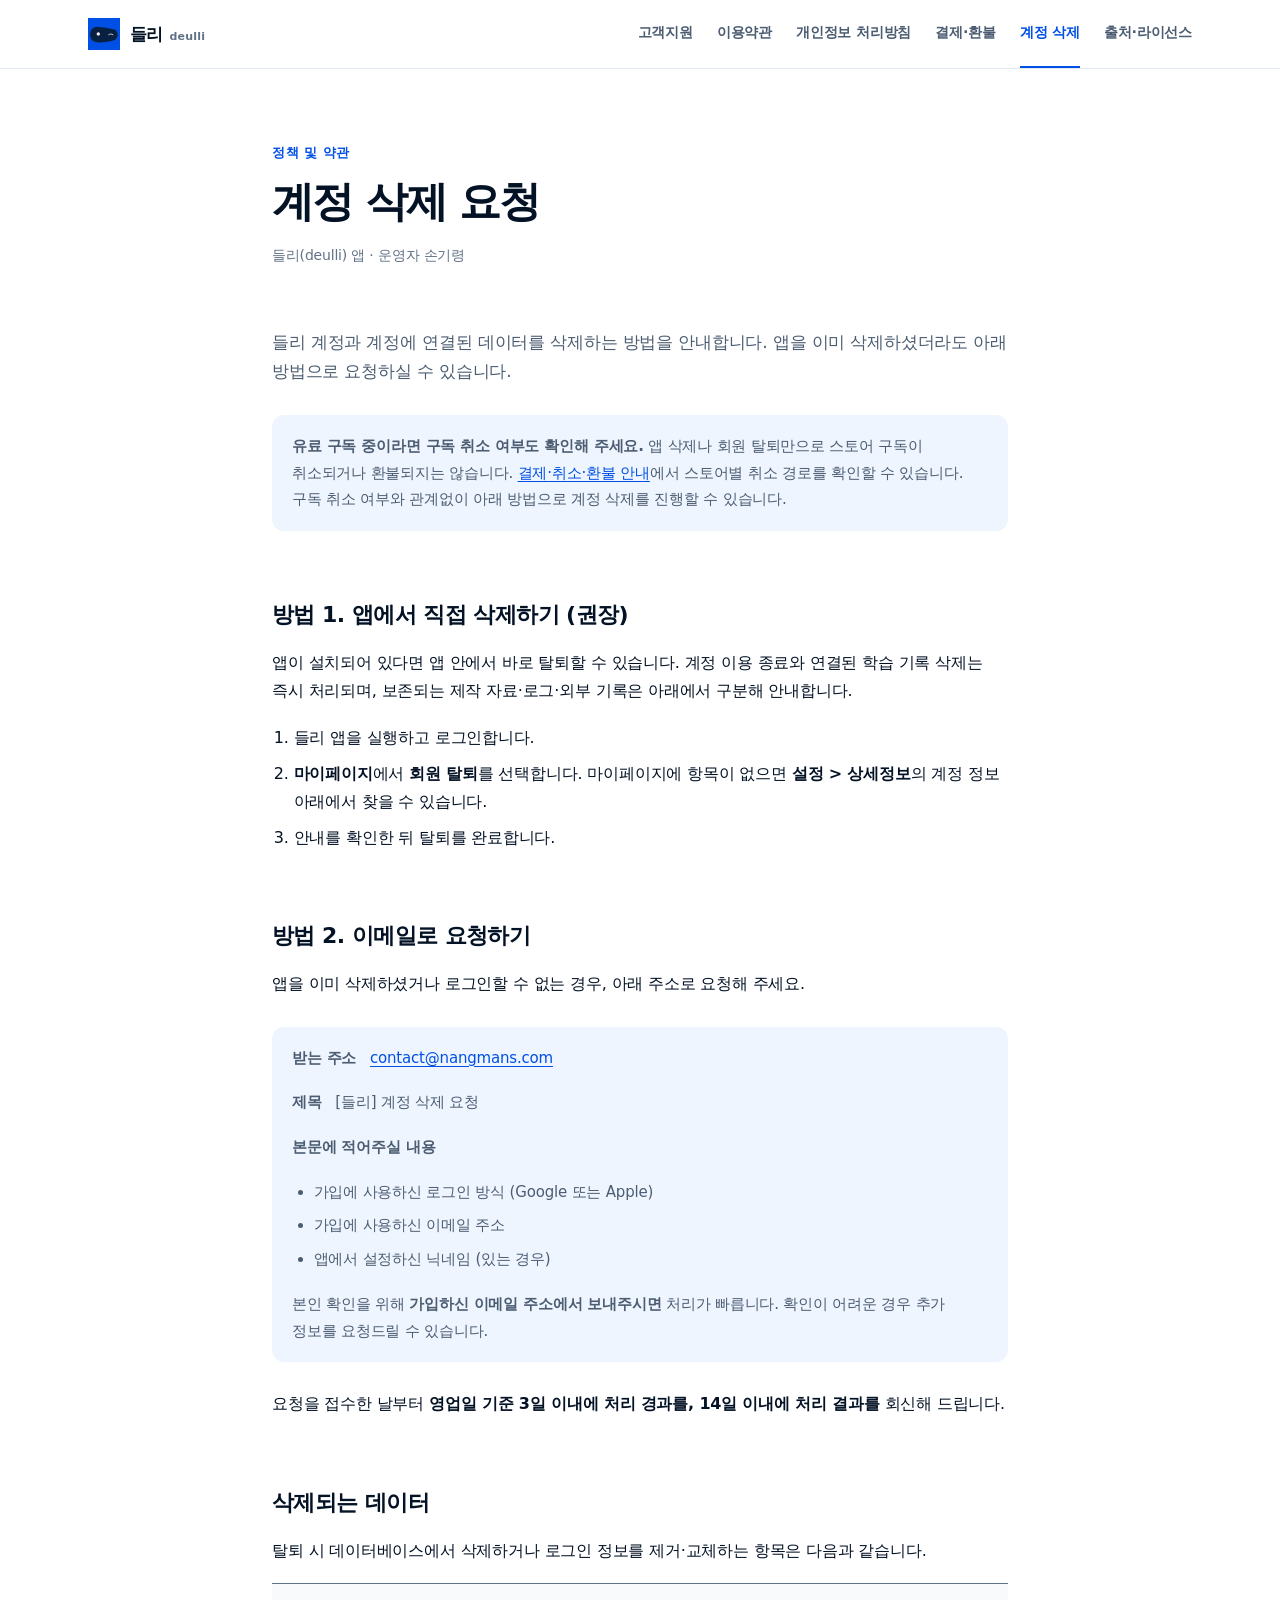
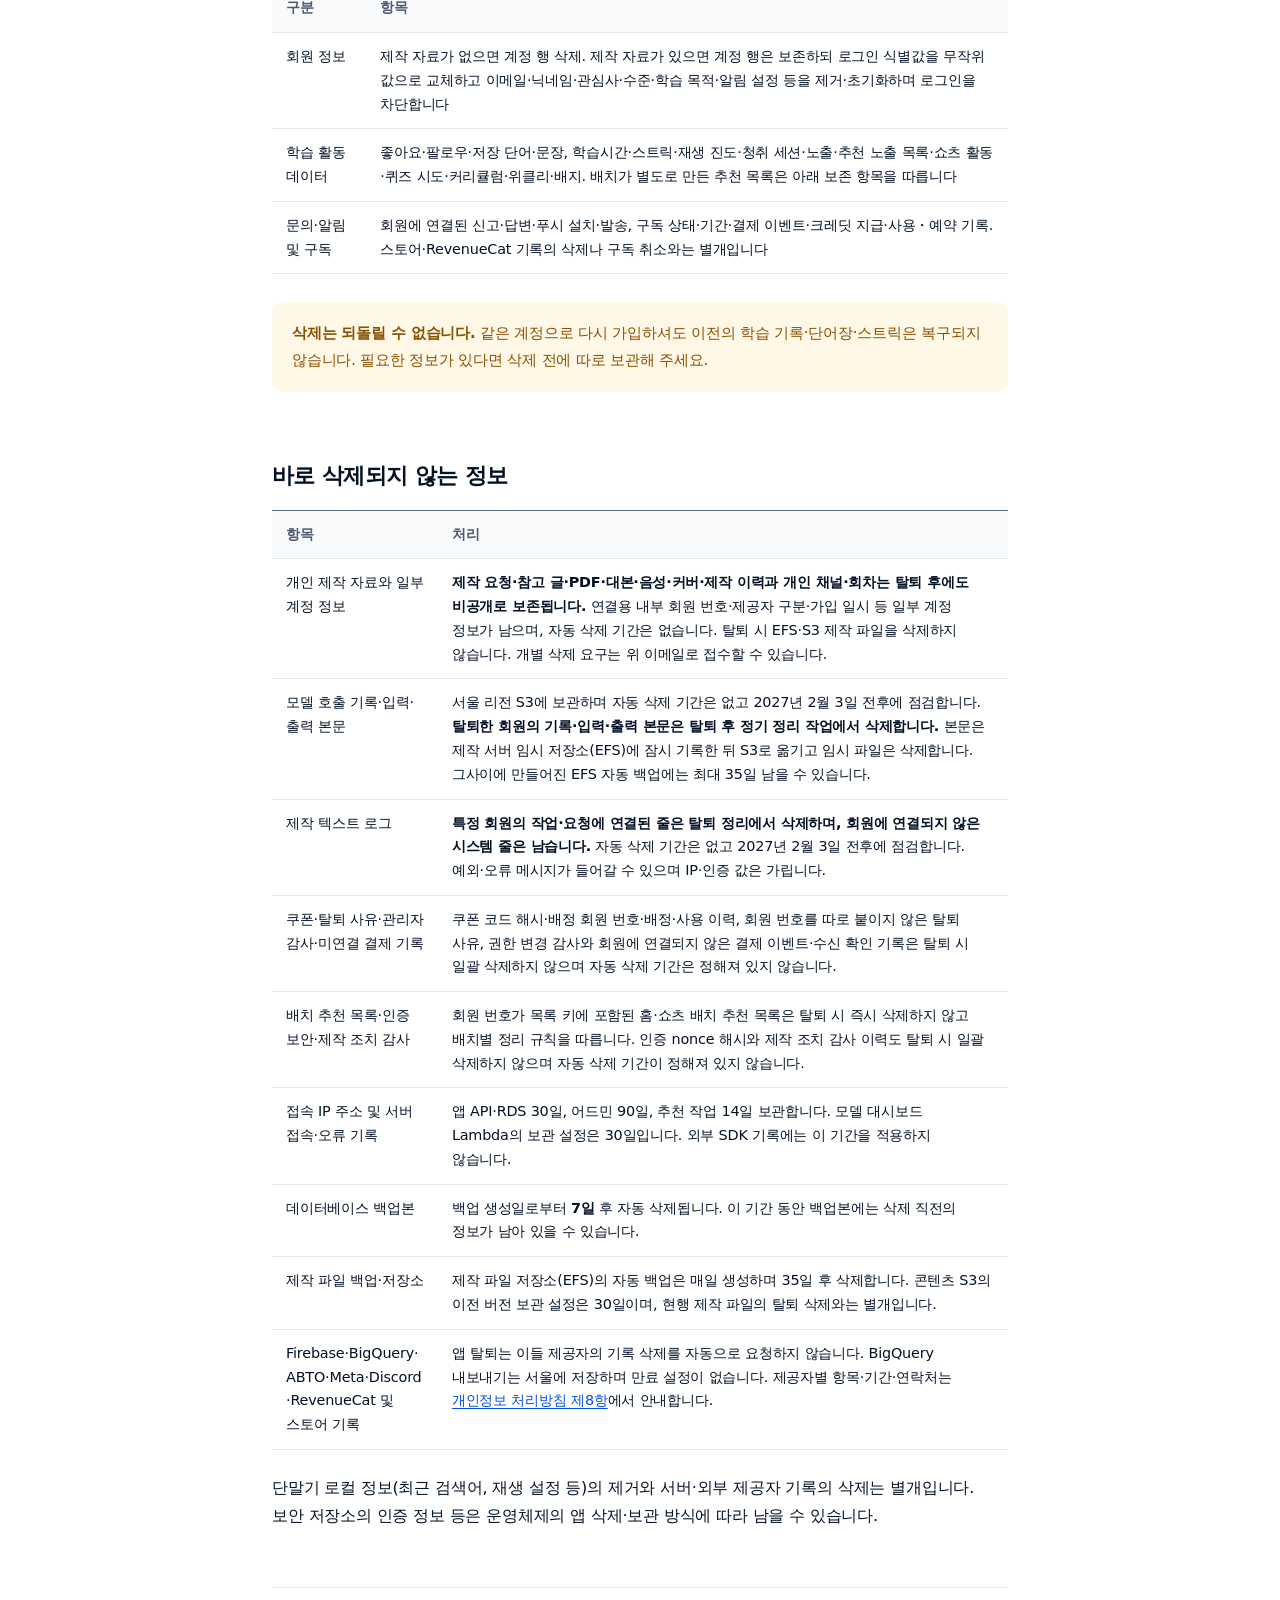
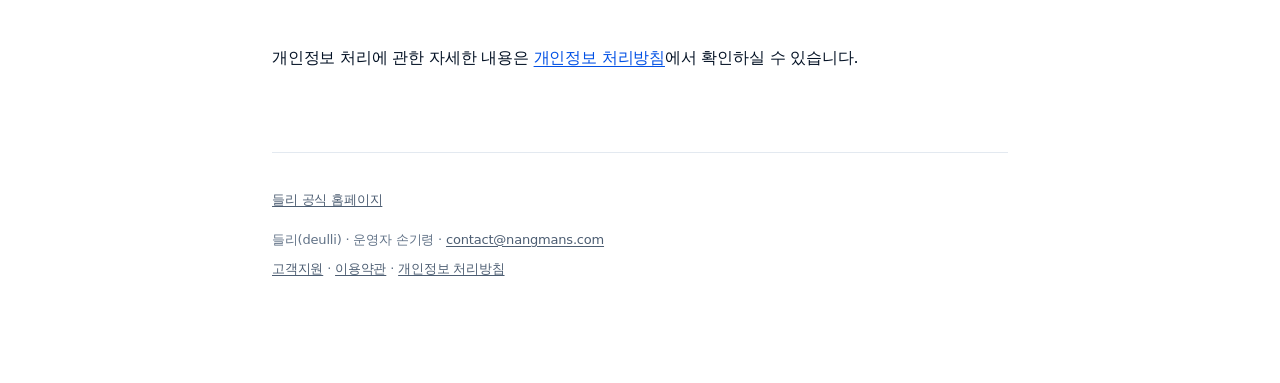
<file: account-deletion.html>
<!DOCTYPE html>
<html lang="ko">
<head>
<meta charset="utf-8">
<meta name="viewport" content="width=device-width, initial-scale=1">
<title>계정 삭제 요청 · 들리(deulli)</title>
<meta name="description" content="들리(deulli) 앱의 계정과 데이터를 삭제하는 방법을 안내합니다.">
<meta name="robots" content="index, follow">
<link rel="canonical" href="https://deulli.policy.nangmans.com/account-deletion">
<meta property="og:type" content="website">
<meta property="og:locale" content="ko_KR">
<meta property="og:site_name" content="들리(deulli)">
<meta property="og:title" content="계정 삭제 요청 · 들리(deulli)">
<meta property="og:description" content="들리(deulli) 앱의 계정과 데이터를 삭제하는 방법을 안내합니다.">
<meta property="og:url" content="https://deulli.policy.nangmans.com/account-deletion">
<link rel="icon" type="image/svg+xml" href="/logo.svg">
<link rel="stylesheet" href="/styles.css">
</head>
<body>

<a class="skip-link" href="#main-content">본문으로 건너뛰기</a>

<header class="site-header">
	<div class="site-header-inner">
		<a class="brand" href="/terms" aria-label="들리 정책 및 약관">
			<img class="brand-logo" src="/logo.svg" alt="" width="32" height="32">
			<span>들리 <small>deulli</small></span>
		</a>
		<nav class="policy-tabs" aria-label="정책 문서">
			<a href="/support">고객지원</a>
			<a href="/terms">이용약관</a>
			<a href="/privacy">개인정보 처리방침</a>
			<a href="/refund">결제·환불</a>
			<a href="/account-deletion" aria-current="page">계정 삭제</a>
			<a href="/licenses">출처·라이선스</a>
		</nav>
	</div>
</header>

<main class="wrap" id="main-content">

<header class="doc">
	<p class="eyebrow">정책 및 약관</p>
	<h1>계정 삭제 요청</h1>
	<p class="meta">들리(deulli) 앱 · 운영자 손기령</p>
</header>

<article class="document-body standalone">

<p class="lead">들리 계정과 계정에 연결된 데이터를 삭제하는 방법을 안내합니다. 앱을 이미 삭제하셨더라도 아래 방법으로 요청하실 수 있습니다.</p>

<div class="note">
	<p><strong>유료 구독 중이라면 구독 취소 여부도 확인해 주세요.</strong> 앱 삭제나 회원 탈퇴만으로 스토어 구독이 취소되거나 환불되지는 않습니다. <a href="/refund">결제·취소·환불 안내</a>에서 스토어별 취소 경로를 확인할 수 있습니다. 구독 취소 여부와 관계없이 아래 방법으로 계정 삭제를 진행할 수 있습니다.</p>
</div>

<h2>방법 1. 앱에서 직접 삭제하기 (권장)</h2>
<p>앱이 설치되어 있다면 앱 안에서 바로 탈퇴할 수 있습니다. 계정 이용 종료와 연결된 학습 기록 삭제는 즉시 처리되며, 보존되는 제작 자료·로그·외부 기록은 아래에서 구분해 안내합니다.</p>
<ol>
	<li>들리 앱을 실행하고 로그인합니다.</li>
	<li><strong>마이페이지</strong>에서 <strong>회원 탈퇴</strong>를 선택합니다. 마이페이지에 항목이 없으면 <strong>설정 &gt; 상세정보</strong>의 계정 정보 아래에서 찾을 수 있습니다.</li>
	<li>안내를 확인한 뒤 탈퇴를 완료합니다.</li>
</ol>

<h2>방법 2. 이메일로 요청하기</h2>
<p>앱을 이미 삭제하셨거나 로그인할 수 없는 경우, 아래 주소로 요청해 주세요.</p>

<div class="note">
	<p><strong>받는 주소</strong> &nbsp; <a href="mailto:contact@nangmans.com?subject=%5B%EB%93%A4%EB%A6%AC%5D%20%EA%B3%84%EC%A0%95%20%EC%82%AD%EC%A0%9C%20%EC%9A%94%EC%B2%AD">contact@nangmans.com</a></p>
	<p><strong>제목</strong> &nbsp; [들리] 계정 삭제 요청</p>
	<p><strong>본문에 적어주실 내용</strong></p>
	<ul>
		<li>가입에 사용하신 로그인 방식 (Google 또는 Apple)</li>
		<li>가입에 사용하신 이메일 주소</li>
		<li>앱에서 설정하신 닉네임 (있는 경우)</li>
	</ul>
	<p>본인 확인을 위해 <strong>가입하신 이메일 주소에서 보내주시면</strong> 처리가 빠릅니다. 확인이 어려운 경우 추가 정보를 요청드릴 수 있습니다.</p>
</div>

<p>요청을 접수한 날부터 <strong>영업일 기준 3일 이내에 처리 경과를, 14일 이내에 처리 결과를</strong> 회신해 드립니다.</p>

<h2>삭제되는 데이터</h2>
<p>탈퇴 시 데이터베이스에서 삭제하거나 로그인 정보를 제거·교체하는 항목은 다음과 같습니다.</p>
<div class="table-scroll">
<table>
<tbody>
	<tr><th>구분</th><th>항목</th></tr>
	<tr><td>회원 정보</td><td>제작 자료가 없으면 계정 행 삭제. 제작 자료가 있으면 계정 행은 보존하되 로그인 식별값을 무작위 값으로 교체하고 이메일·닉네임·관심사·수준·학습 목적·알림 설정 등을 제거·초기화하며 로그인을 차단합니다</td></tr>
	<tr><td>학습 활동 데이터</td><td>좋아요·팔로우·저장 단어·문장, 학습시간·스트릭·재생 진도·청취 세션·노출·추천 노출 목록·쇼츠 활동·퀴즈 시도·커리큘럼·위클리·배지. 배치가 별도로 만든 추천 목록은 아래 보존 항목을 따릅니다</td></tr>
	<tr><td>문의·알림 및 구독</td><td>회원에 연결된 신고·답변·푸시 설치·발송, 구독 상태·기간·결제 이벤트·크레딧 지급·사용・예약 기록. 스토어·RevenueCat 기록의 삭제나 구독 취소와는 별개입니다</td></tr>
</tbody>
</table>
</div>

<div class="warn">
	<p><strong>삭제는 되돌릴 수 없습니다.</strong> 같은 계정으로 다시 가입하셔도 이전의 학습 기록·단어장·스트릭은 복구되지 않습니다. 필요한 정보가 있다면 삭제 전에 따로 보관해 주세요.</p>
</div>

<h2>바로 삭제되지 않는 정보</h2>
<div class="table-scroll">
<table>
<tbody>
	<tr><th>항목</th><th>처리</th></tr>
	<tr><td>개인 제작 자료와 일부 계정 정보</td><td><strong>제작 요청·참고 글·PDF·대본·음성·커버·제작 이력과 개인 채널·회차는 탈퇴 후에도 비공개로 보존됩니다.</strong> 연결용 내부 회원 번호·제공자 구분·가입 일시 등 일부 계정 정보가 남으며, 자동 삭제 기간은 없습니다. 탈퇴 시 EFS·S3 제작 파일을 삭제하지 않습니다. 개별 삭제 요구는 위 이메일로 접수할 수 있습니다.</td></tr>
	<tr><td>모델 호출 기록·입력·출력 본문</td><td>서울 리전 S3에 보관하며 자동 삭제 기간은 없고 2027년 2월 3일 전후에 점검합니다. <strong>탈퇴한 회원의 기록·입력·출력 본문은 탈퇴 후 정기 정리 작업에서 삭제합니다.</strong> 본문은 제작 서버 임시 저장소(EFS)에 잠시 기록한 뒤 S3로 옮기고 임시 파일은 삭제합니다. 그사이에 만들어진 EFS 자동 백업에는 최대 35일 남을 수 있습니다.</td></tr>
	<tr><td>제작 텍스트 로그</td><td><strong>특정 회원의 작업·요청에 연결된 줄은 탈퇴 정리에서 삭제하며, 회원에 연결되지 않은 시스템 줄은 남습니다.</strong> 자동 삭제 기간은 없고 2027년 2월 3일 전후에 점검합니다. 예외·오류 메시지가 들어갈 수 있으며 IP·인증 값은 가립니다.</td></tr>
	<tr><td>쿠폰·탈퇴 사유·관리자 감사·미연결 결제 기록</td><td>쿠폰 코드 해시·배정 회원 번호·배정·사용 이력, 회원 번호를 따로 붙이지 않은 탈퇴 사유, 권한 변경 감사와 회원에 연결되지 않은 결제 이벤트·수신 확인 기록은 탈퇴 시 일괄 삭제하지 않으며 자동 삭제 기간은 정해져 있지 않습니다.</td></tr>
	<tr><td>배치 추천 목록·인증 보안·제작 조치 감사</td><td>회원 번호가 목록 키에 포함된 홈·쇼츠 배치 추천 목록은 탈퇴 시 즉시 삭제하지 않고 배치별 정리 규칙을 따릅니다. 인증 nonce 해시와 제작 조치 감사 이력도 탈퇴 시 일괄 삭제하지 않으며 자동 삭제 기간이 정해져 있지 않습니다.</td></tr>
	<tr><td>접속 IP 주소 및 서버 접속·오류 기록</td><td>앱 API·RDS 30일, 어드민 90일, 추천 작업 14일 보관합니다. 모델 대시보드 Lambda의 보관 설정은 30일입니다. 외부 SDK 기록에는 이 기간을 적용하지 않습니다.</td></tr>
	<tr><td>데이터베이스 백업본</td><td>백업 생성일로부터 <strong>7일</strong> 후 자동 삭제됩니다. 이 기간 동안 백업본에는 삭제 직전의 정보가 남아 있을 수 있습니다.</td></tr>
	<tr><td>제작 파일 백업·저장소</td><td>제작 파일 저장소(EFS)의 자동 백업은 매일 생성하며 35일 후 삭제합니다. 콘텐츠 S3의 이전 버전 보관 설정은 30일이며, 현행 제작 파일의 탈퇴 삭제와는 별개입니다.</td></tr>
	<tr><td>Firebase·BigQuery·ABTO·Meta·Discord·RevenueCat 및 스토어 기록</td><td>앱 탈퇴는 이들 제공자의 기록 삭제를 자동으로 요청하지 않습니다. BigQuery 내보내기는 서울에 저장하며 만료 설정이 없습니다. 제공자별 항목·기간·연락처는 <a href="/privacy#s8">개인정보 처리방침 제8항</a>에서 안내합니다.</td></tr>
</tbody>
</table>
</div>

<p>단말기 로컬 정보(최근 검색어, 재생 설정 등)의 제거와 서버·외부 제공자 기록의 삭제는 별개입니다. 보안 저장소의 인증 정보 등은 운영체제의 앱 삭제·보관 방식에 따라 남을 수 있습니다.</p>

<hr>

<p>개인정보 처리에 관한 자세한 내용은 <a href="/privacy">개인정보 처리방침</a>에서 확인하실 수 있습니다.</p>

</article>

<footer class="doc">
	<p><a class="official-home-link" href="https://deulli.com/">들리 공식 홈페이지</a></p>
	<p>들리(deulli) · 운영자 손기령 · <a href="mailto:contact@nangmans.com">contact@nangmans.com</a></p>
	<p><a href="/support">고객지원</a> · <a href="/terms">이용약관</a> · <a href="/privacy">개인정보 처리방침</a></p>
</footer>

</main>
</body>
</html>
</file>
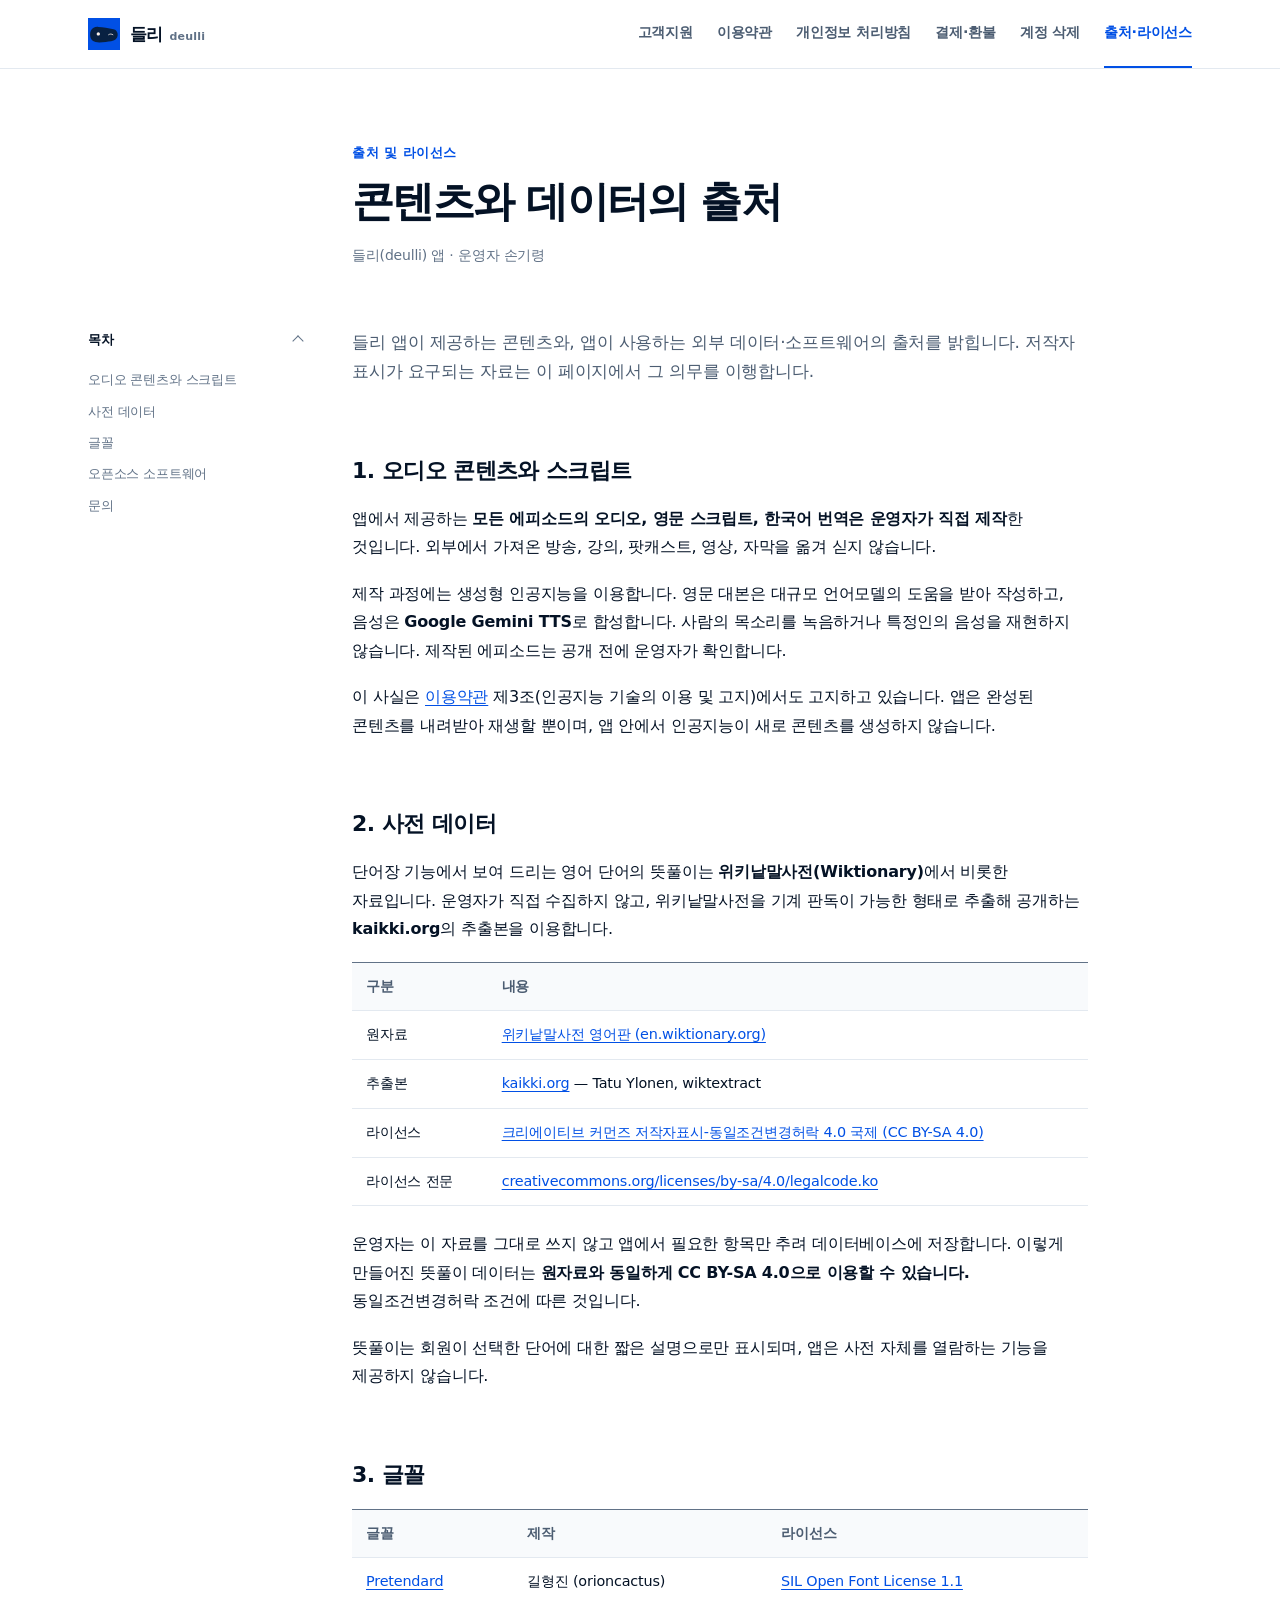
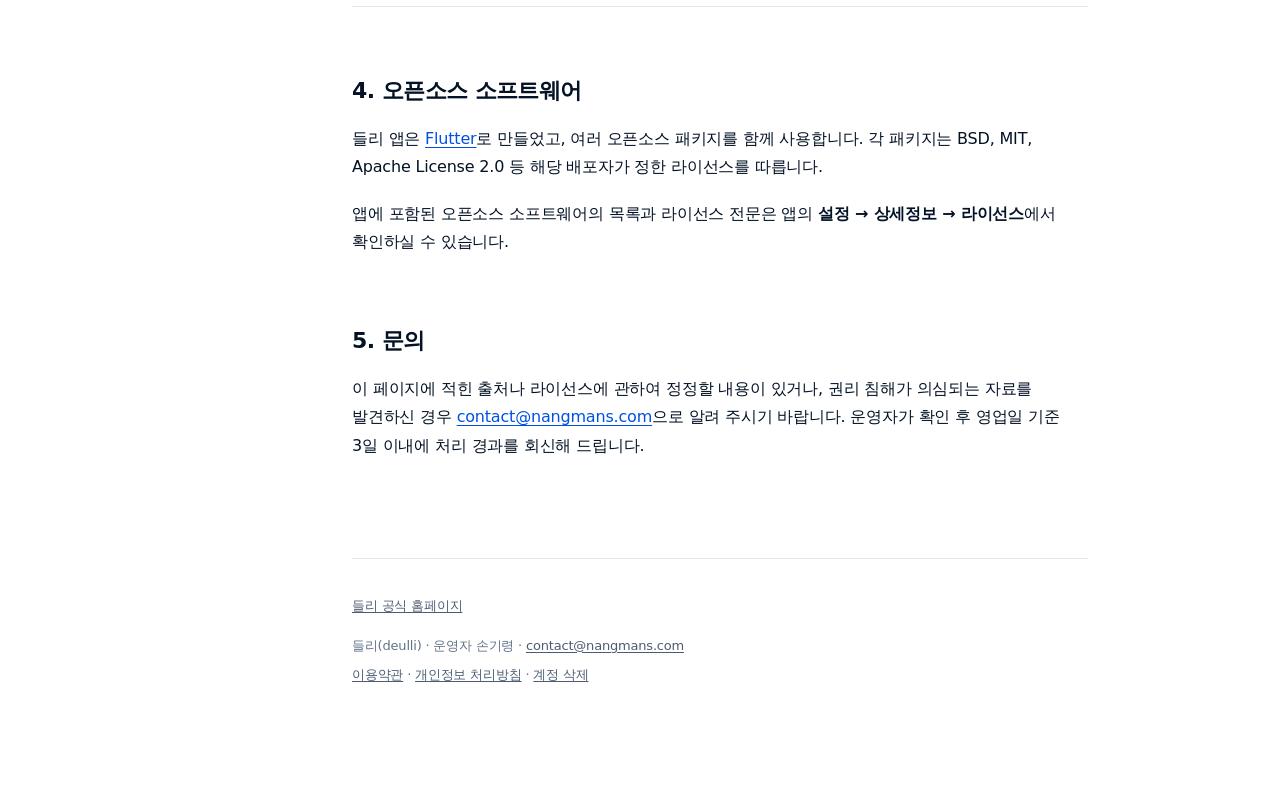
<file: licenses.html>
<!DOCTYPE html>
<html lang="ko">
<head>
<meta charset="utf-8">
<meta name="viewport" content="width=device-width, initial-scale=1">
<title>출처 및 라이선스 · 들리(deulli)</title>
<meta name="description" content="들리(deulli) 앱이 사용하는 콘텐츠, 사전 데이터, 글꼴, 오픈소스 소프트웨어의 출처와 라이선스 안내입니다.">
<meta name="robots" content="index, follow">
<link rel="canonical" href="https://deulli.policy.nangmans.com/licenses">
<meta property="og:type" content="website">
<meta property="og:locale" content="ko_KR">
<meta property="og:site_name" content="들리(deulli)">
<meta property="og:title" content="출처 및 라이선스 · 들리(deulli)">
<meta property="og:description" content="들리(deulli) 앱이 사용하는 콘텐츠, 사전 데이터, 글꼴, 오픈소스 소프트웨어의 출처와 라이선스 안내입니다.">
<meta property="og:url" content="https://deulli.policy.nangmans.com/licenses">
<link rel="icon" type="image/svg+xml" href="/logo.svg">
<link rel="stylesheet" href="/styles.css">
</head>
<body>

<a class="skip-link" href="#main-content">본문으로 건너뛰기</a>

<header class="site-header">
	<div class="site-header-inner">
		<a class="brand" href="/terms" aria-label="들리 정책 및 약관">
			<img class="brand-logo" src="/logo.svg" alt="" width="32" height="32">
			<span>들리 <small>deulli</small></span>
		</a>
		<nav class="policy-tabs" aria-label="정책 문서">
			<a href="/support">고객지원</a>
			<a href="/terms">이용약관</a>
			<a href="/privacy">개인정보 처리방침</a>
			<a href="/refund">결제·환불</a>
			<a href="/account-deletion">계정 삭제</a>
			<a href="/licenses" aria-current="page">출처·라이선스</a>
		</nav>
	</div>
</header>

<main class="wrap has-toc" id="main-content">

<header class="doc">
	<p class="eyebrow">출처 및 라이선스</p>
	<h1>콘텐츠와 데이터의 출처</h1>
	<p class="meta">들리(deulli) 앱 · 운영자 손기령</p>
</header>

<div class="document-shell">
	<aside class="toc-column" aria-label="출처 및 라이선스 목차">
		<details class="toc-disclosure" open>
		<summary>목차</summary>
		<nav class="toc" aria-label="출처 및 라이선스 세부 목차">
			<ol>
				<li><a href="#c1">오디오 콘텐츠와 스크립트</a></li>
				<li><a href="#c2">사전 데이터</a></li>
				<li><a href="#c3">글꼴</a></li>
				<li><a href="#c4">오픈소스 소프트웨어</a></li>
				<li><a href="#c5">문의</a></li>
			</ol>
		</nav>
		</details>
		<script>(function(){var d=document.currentScript.previousElementSibling;if(d&&window.matchMedia("(max-width: 60rem)").matches)d.removeAttribute("open");})();</script>
	</aside>

	<article class="document-body">

<p class="lead">들리 앱이 제공하는 콘텐츠와, 앱이 사용하는 외부 데이터·소프트웨어의 출처를 밝힙니다. 저작자 표시가 요구되는 자료는 이 페이지에서 그 의무를 이행합니다.</p>

<h2 id="c1">1. 오디오 콘텐츠와 스크립트</h2>

<p>앱에서 제공하는 <strong>모든 에피소드의 오디오, 영문 스크립트, 한국어 번역은 운영자가 직접 제작</strong>한 것입니다. 외부에서 가져온 방송, 강의, 팟캐스트, 영상, 자막을 옮겨 싣지 않습니다.</p>

<p>제작 과정에는 생성형 인공지능을 이용합니다. 영문 대본은 대규모 언어모델의 도움을 받아 작성하고, 음성은 <strong>Google Gemini TTS</strong>로 합성합니다. 사람의 목소리를 녹음하거나 특정인의 음성을 재현하지 않습니다. 제작된 에피소드는 공개 전에 운영자가 확인합니다.</p>

<p>이 사실은 <a href="/terms">이용약관</a> 제3조(인공지능 기술의 이용 및 고지)에서도 고지하고 있습니다. 앱은 완성된 콘텐츠를 내려받아 재생할 뿐이며, 앱 안에서 인공지능이 새로 콘텐츠를 생성하지 않습니다.</p>

<h2 id="c2">2. 사전 데이터</h2>

<p>단어장 기능에서 보여 드리는 영어 단어의 뜻풀이는 <strong>위키낱말사전(Wiktionary)</strong>에서 비롯한 자료입니다. 운영자가 직접 수집하지 않고, 위키낱말사전을 기계 판독이 가능한 형태로 추출해 공개하는 <strong>kaikki.org</strong>의 추출본을 이용합니다.</p>

<div class="table-scroll">
<table>
<tbody>
	<tr><th>구분</th><th>내용</th></tr>
	<tr><td>원자료</td><td><a href="https://en.wiktionary.org" rel="noopener">위키낱말사전 영어판 (en.wiktionary.org)</a></td></tr>
	<tr><td>추출본</td><td><a href="https://kaikki.org" rel="noopener">kaikki.org</a> — Tatu Ylonen, wiktextract</td></tr>
	<tr><td>라이선스</td><td><a href="https://creativecommons.org/licenses/by-sa/4.0/deed.ko" rel="noopener">크리에이티브 커먼즈 저작자표시-동일조건변경허락 4.0 국제 (CC BY-SA 4.0)</a></td></tr>
	<tr><td>라이선스 전문</td><td><a href="https://creativecommons.org/licenses/by-sa/4.0/legalcode.ko" rel="noopener">creativecommons.org/licenses/by-sa/4.0/legalcode.ko</a></td></tr>
</tbody>
</table>
</div>

<p>운영자는 이 자료를 그대로 쓰지 않고 앱에서 필요한 항목만 추려 데이터베이스에 저장합니다. 이렇게 만들어진 뜻풀이 데이터는 <strong>원자료와 동일하게 CC BY-SA 4.0으로 이용할 수 있습니다.</strong> 동일조건변경허락 조건에 따른 것입니다.</p>

<p>뜻풀이는 회원이 선택한 단어에 대한 짧은 설명으로만 표시되며, 앱은 사전 자체를 열람하는 기능을 제공하지 않습니다.</p>

<h2 id="c3">3. 글꼴</h2>

<div class="table-scroll">
<table>
<tbody>
	<tr><th>글꼴</th><th>제작</th><th>라이선스</th></tr>
	<tr><td><a href="https://github.com/orioncactus/pretendard" rel="noopener">Pretendard</a></td><td>길형진 (orioncactus)</td><td><a href="https://openfontlicense.org" rel="noopener">SIL Open Font License 1.1</a></td></tr>
</tbody>
</table>
</div>

<h2 id="c4">4. 오픈소스 소프트웨어</h2>

<p>들리 앱은 <a href="https://flutter.dev" rel="noopener">Flutter</a>로 만들었고, 여러 오픈소스 패키지를 함께 사용합니다. 각 패키지는 BSD, MIT, Apache License 2.0 등 해당 배포자가 정한 라이선스를 따릅니다.</p>

<p>앱에 포함된 오픈소스 소프트웨어의 목록과 라이선스 전문은 앱의 <strong>설정 → 상세정보 → 라이선스</strong>에서 확인하실 수 있습니다.</p>

<h2 id="c5">5. 문의</h2>

<p>이 페이지에 적힌 출처나 라이선스에 관하여 정정할 내용이 있거나, 권리 침해가 의심되는 자료를 발견하신 경우 <a href="mailto:contact@nangmans.com">contact@nangmans.com</a>으로 알려 주시기 바랍니다. 운영자가 확인 후 영업일 기준 3일 이내에 처리 경과를 회신해 드립니다.</p>

	</article>
</div>

<footer class="doc">
	<p><a class="official-home-link" href="https://deulli.com/">들리 공식 홈페이지</a></p>
	<p>들리(deulli) · 운영자 손기령 · <a href="mailto:contact@nangmans.com">contact@nangmans.com</a></p>
	<p><a href="/terms">이용약관</a> · <a href="/privacy">개인정보 처리방침</a> · <a href="/account-deletion">계정 삭제</a></p>
</footer>

</main>
</body>
</html>
</file>
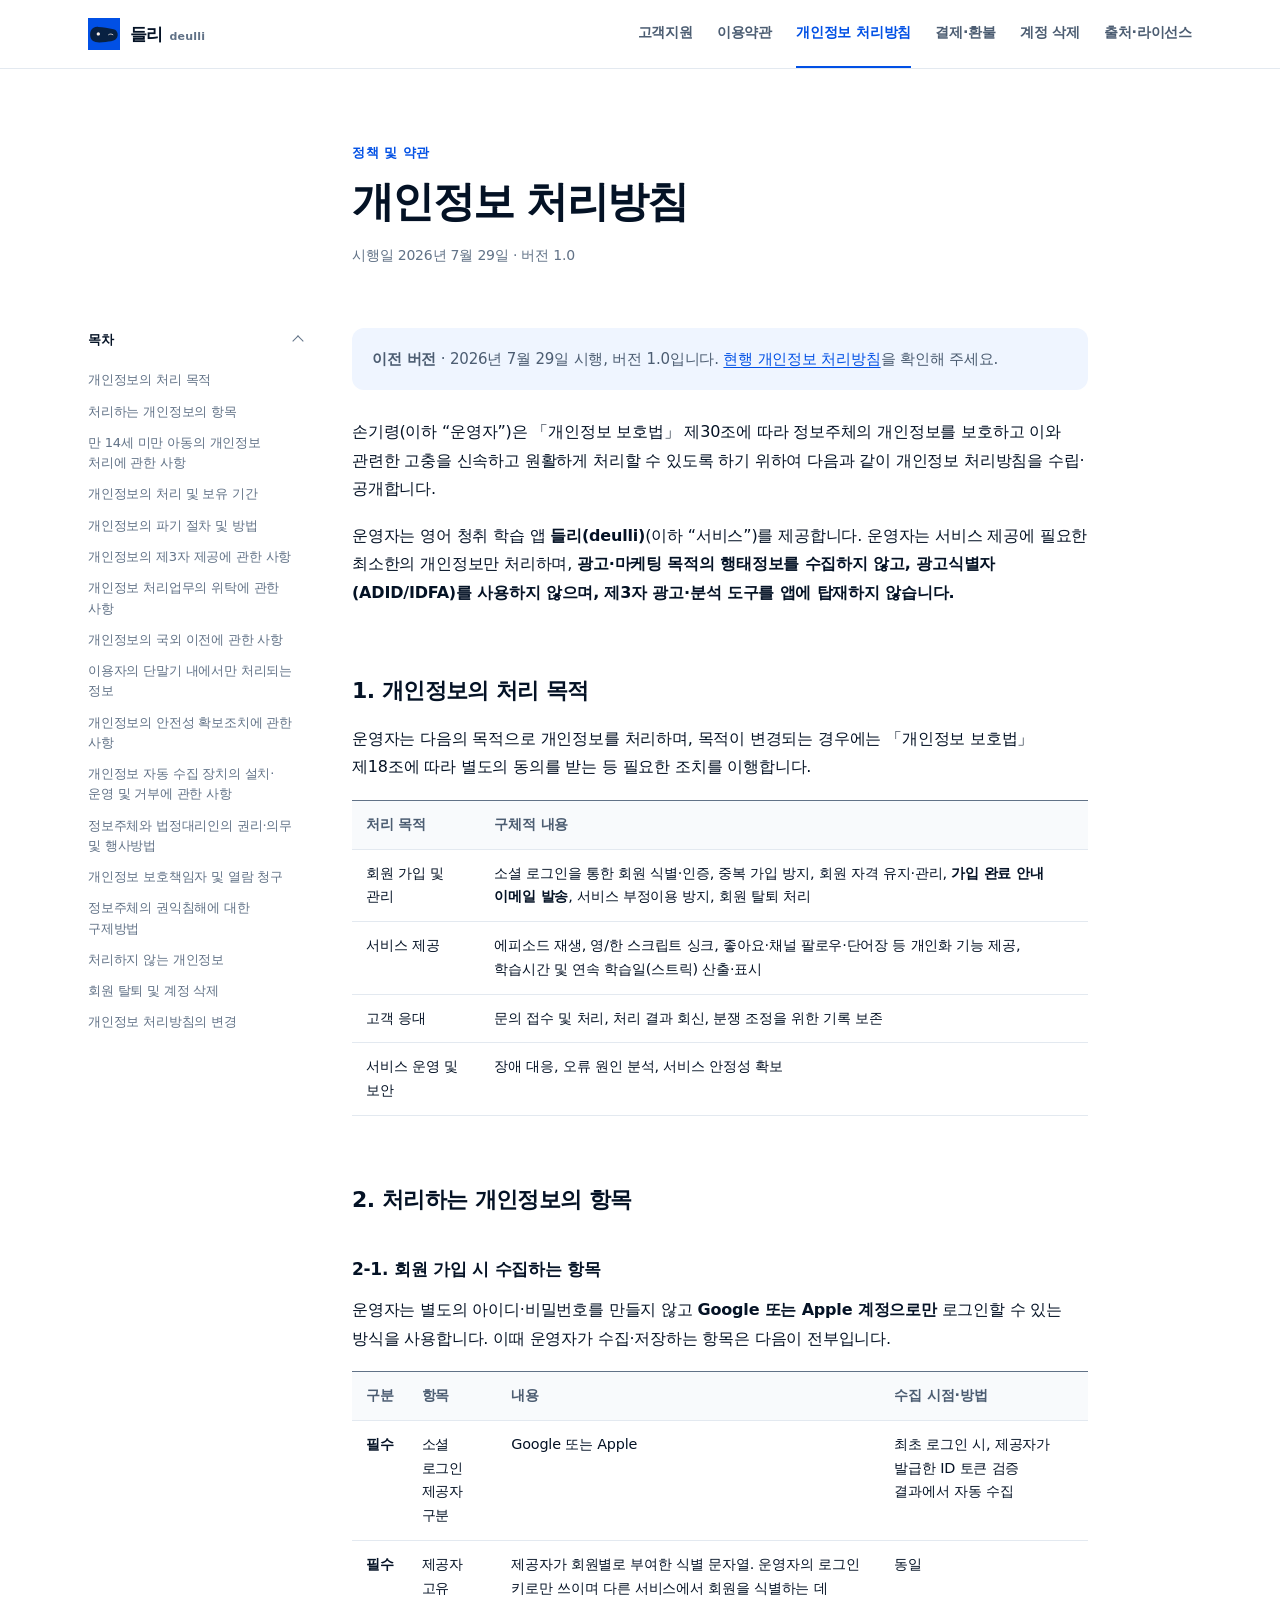
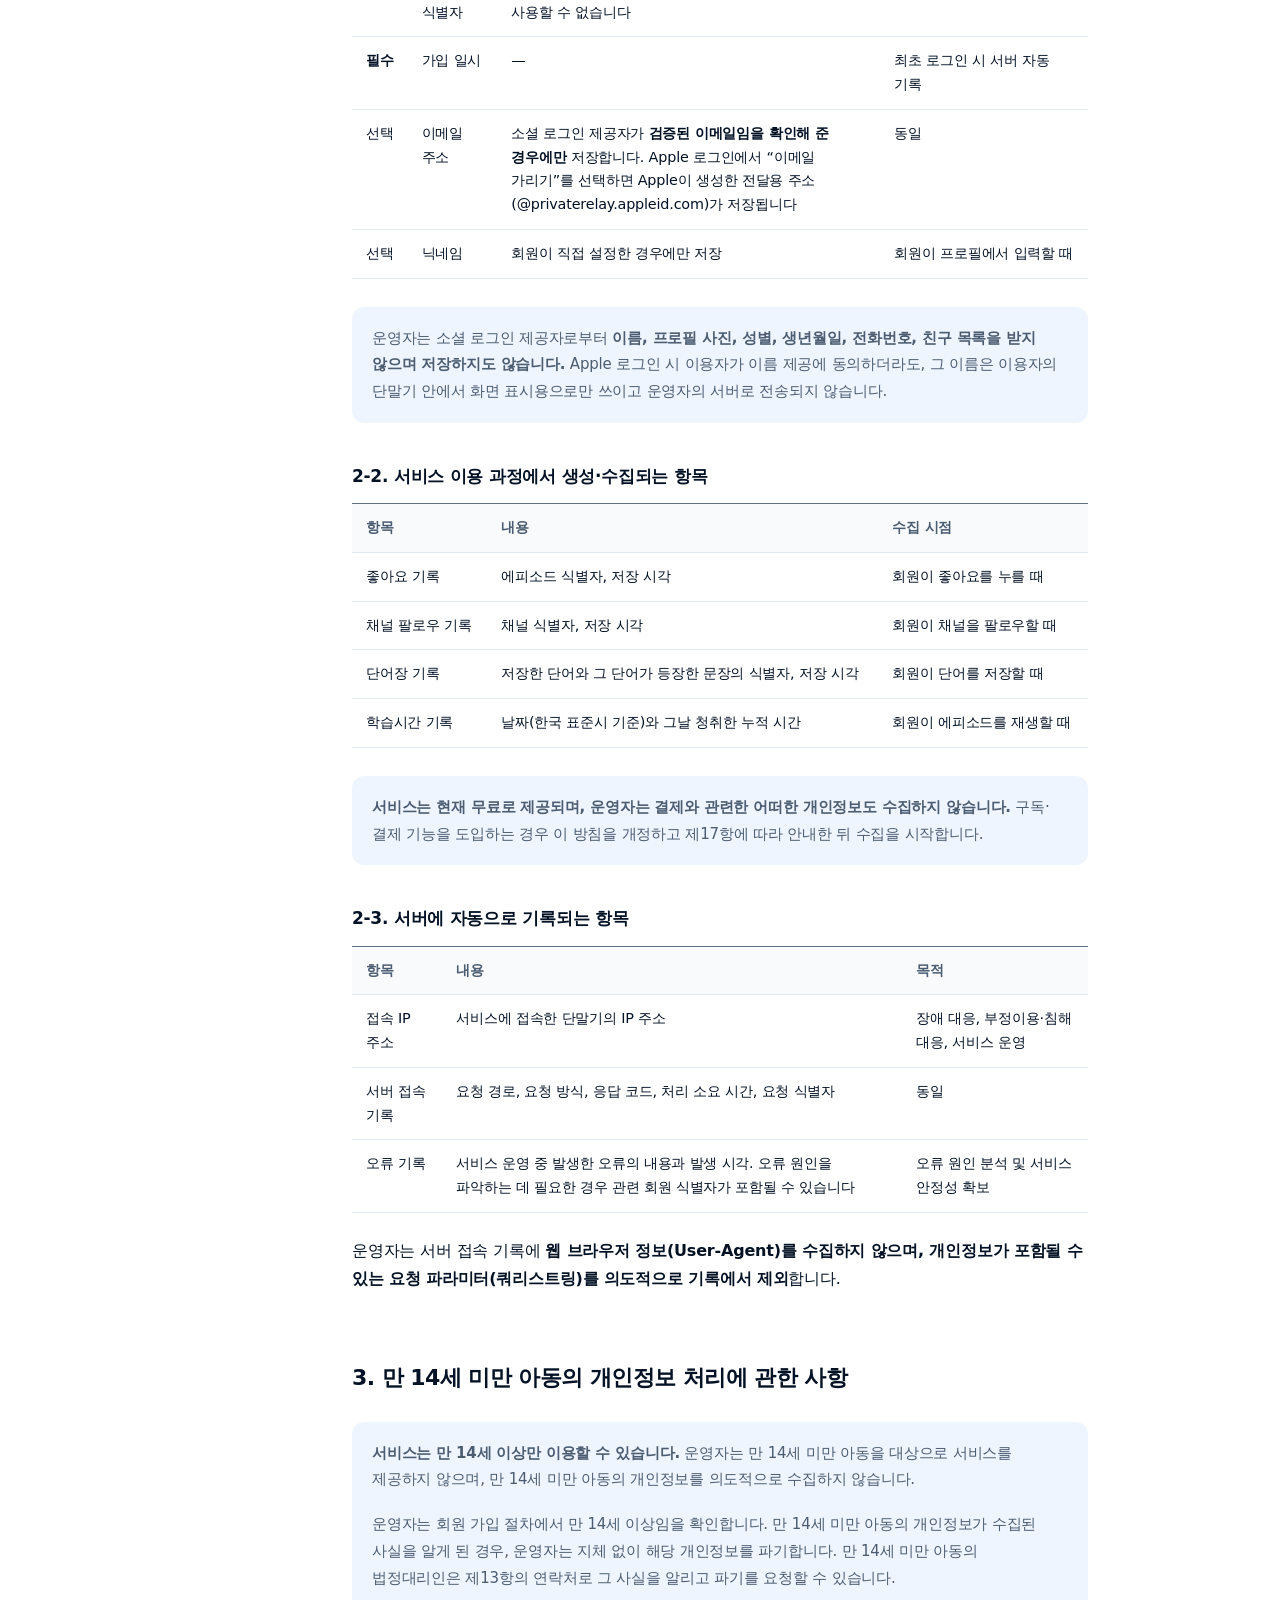
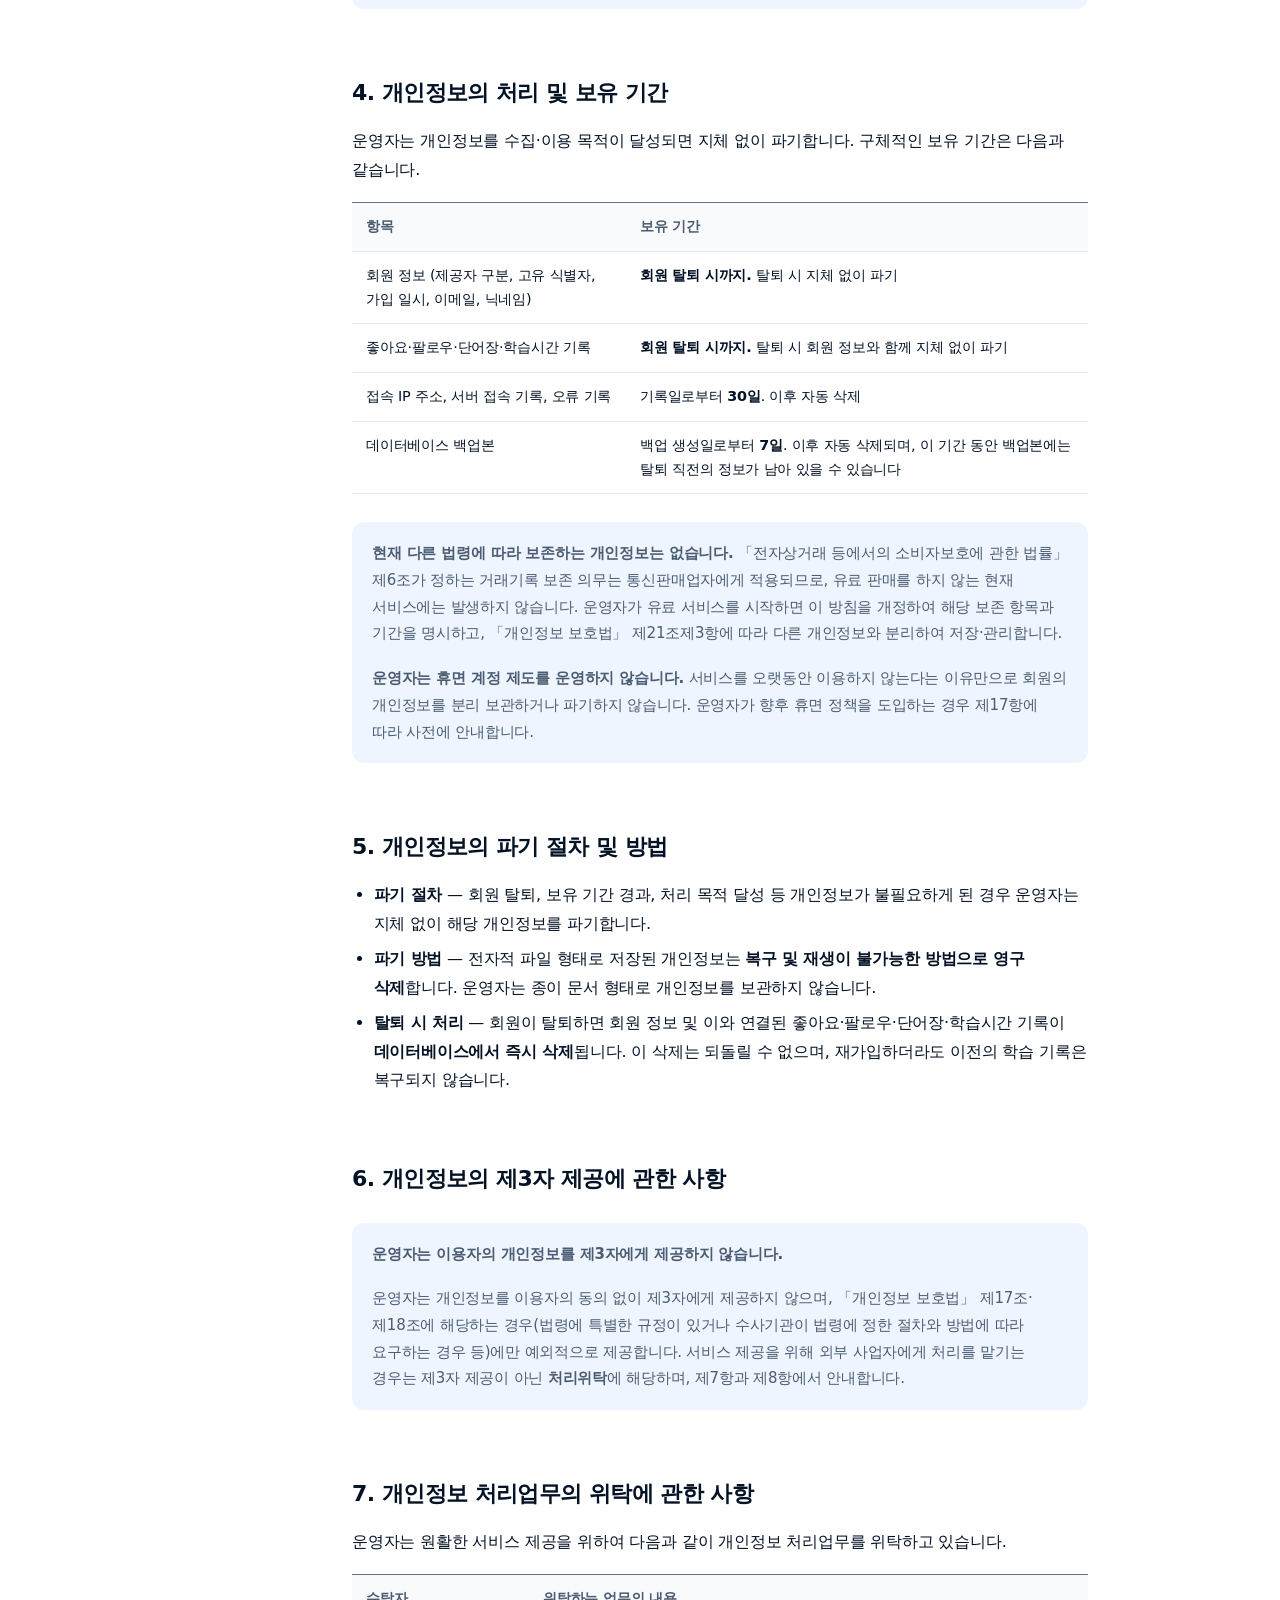
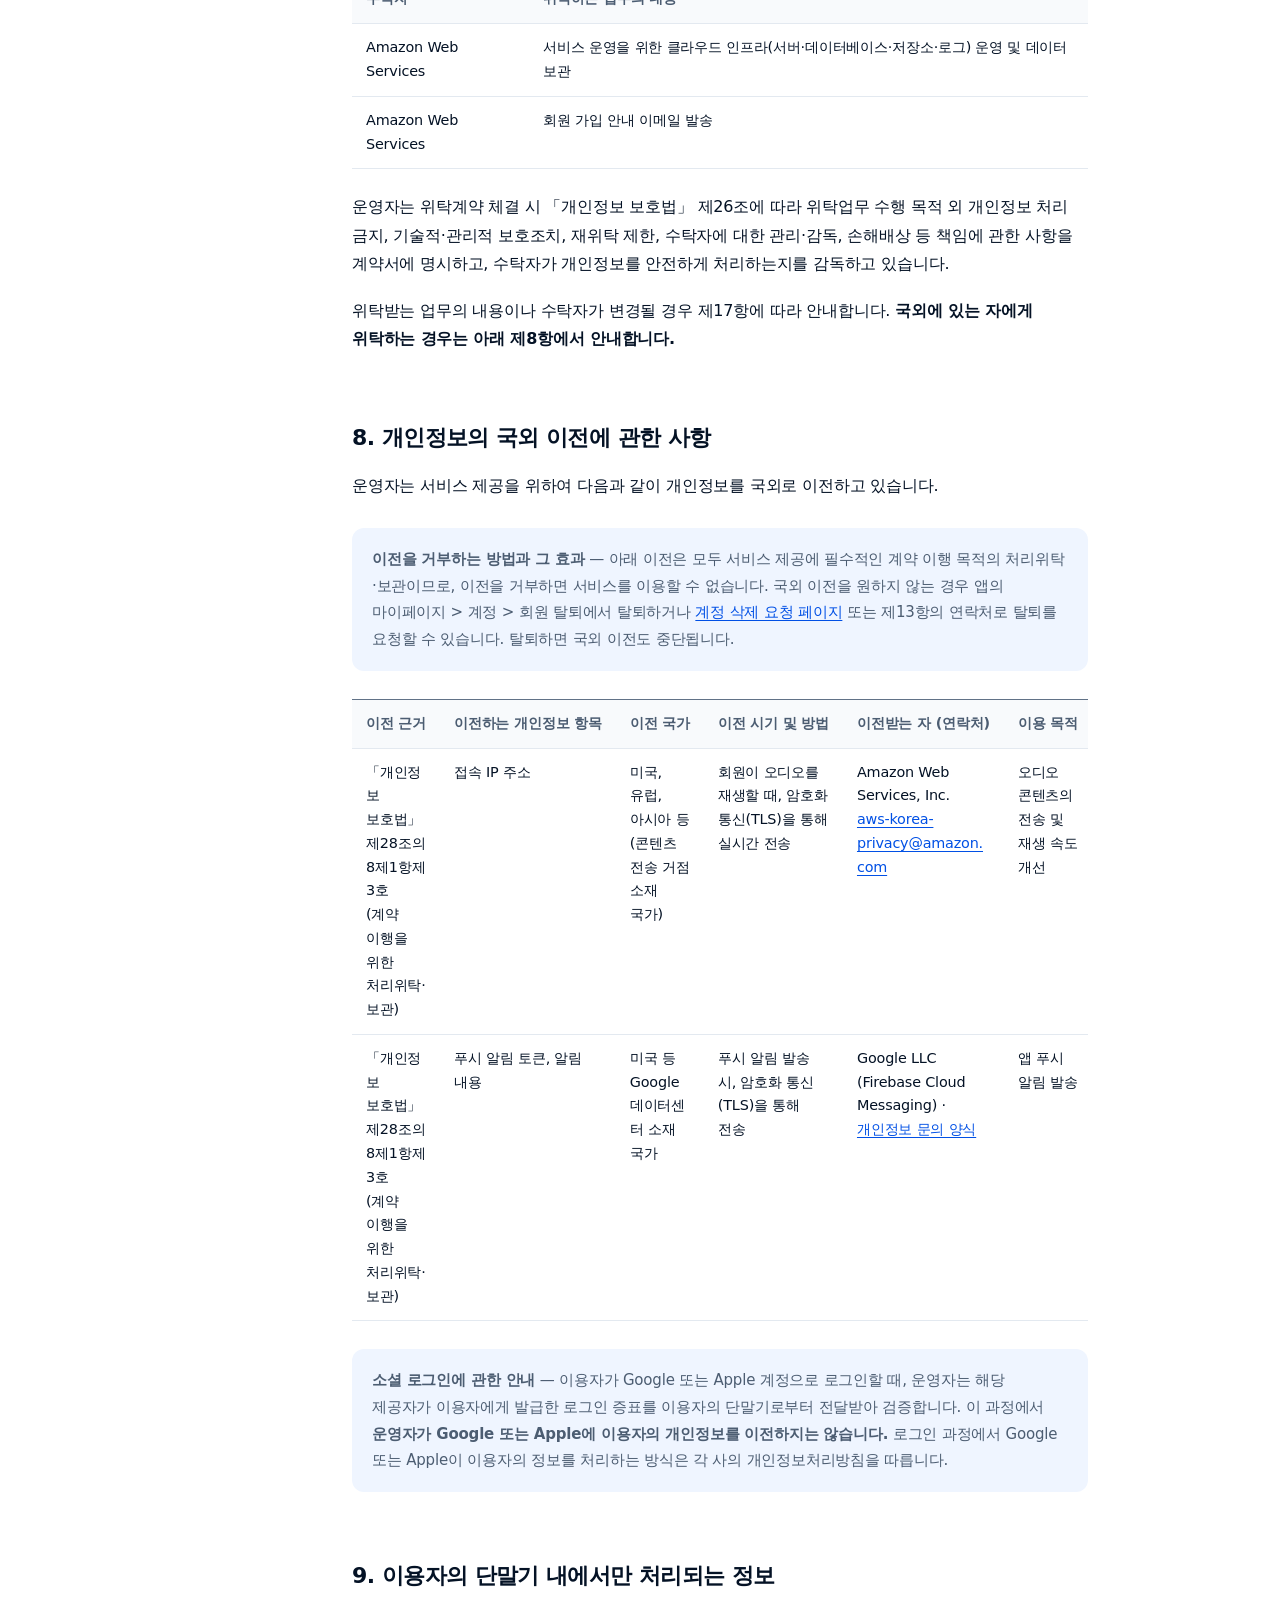
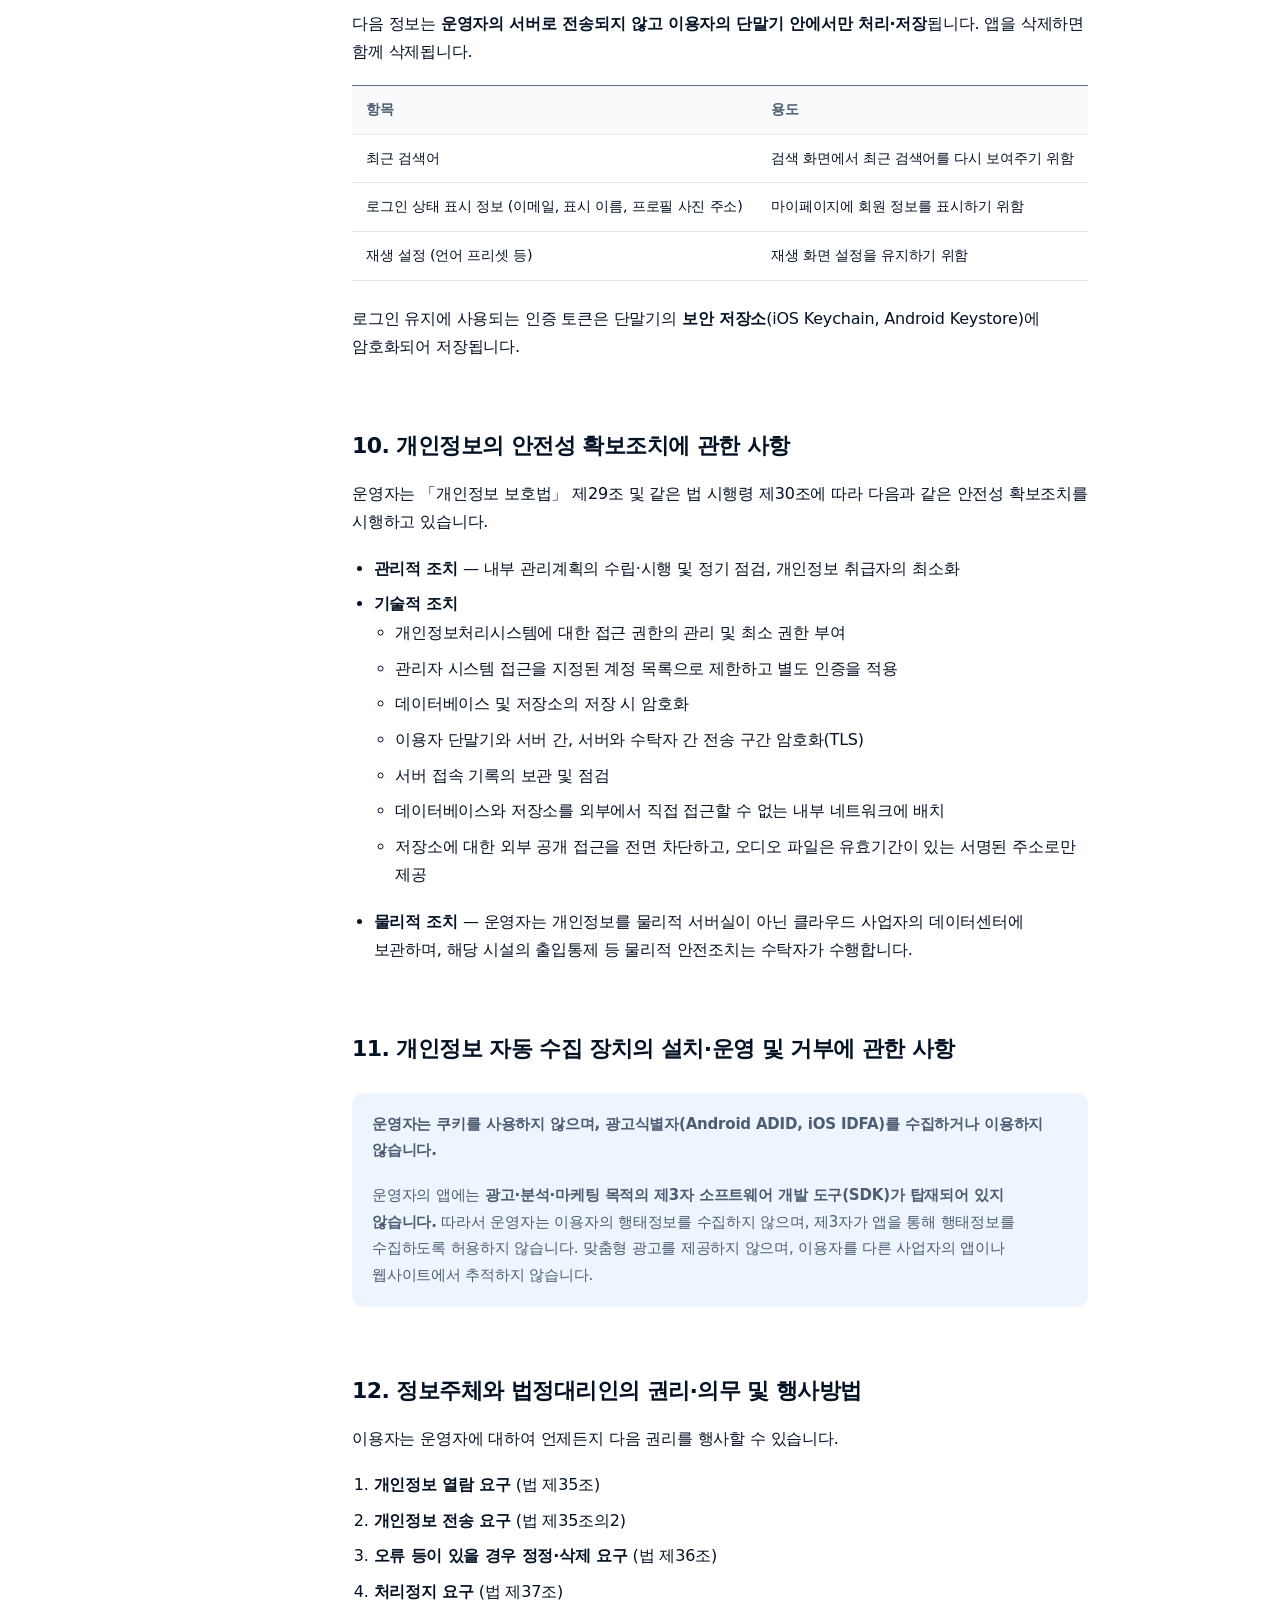
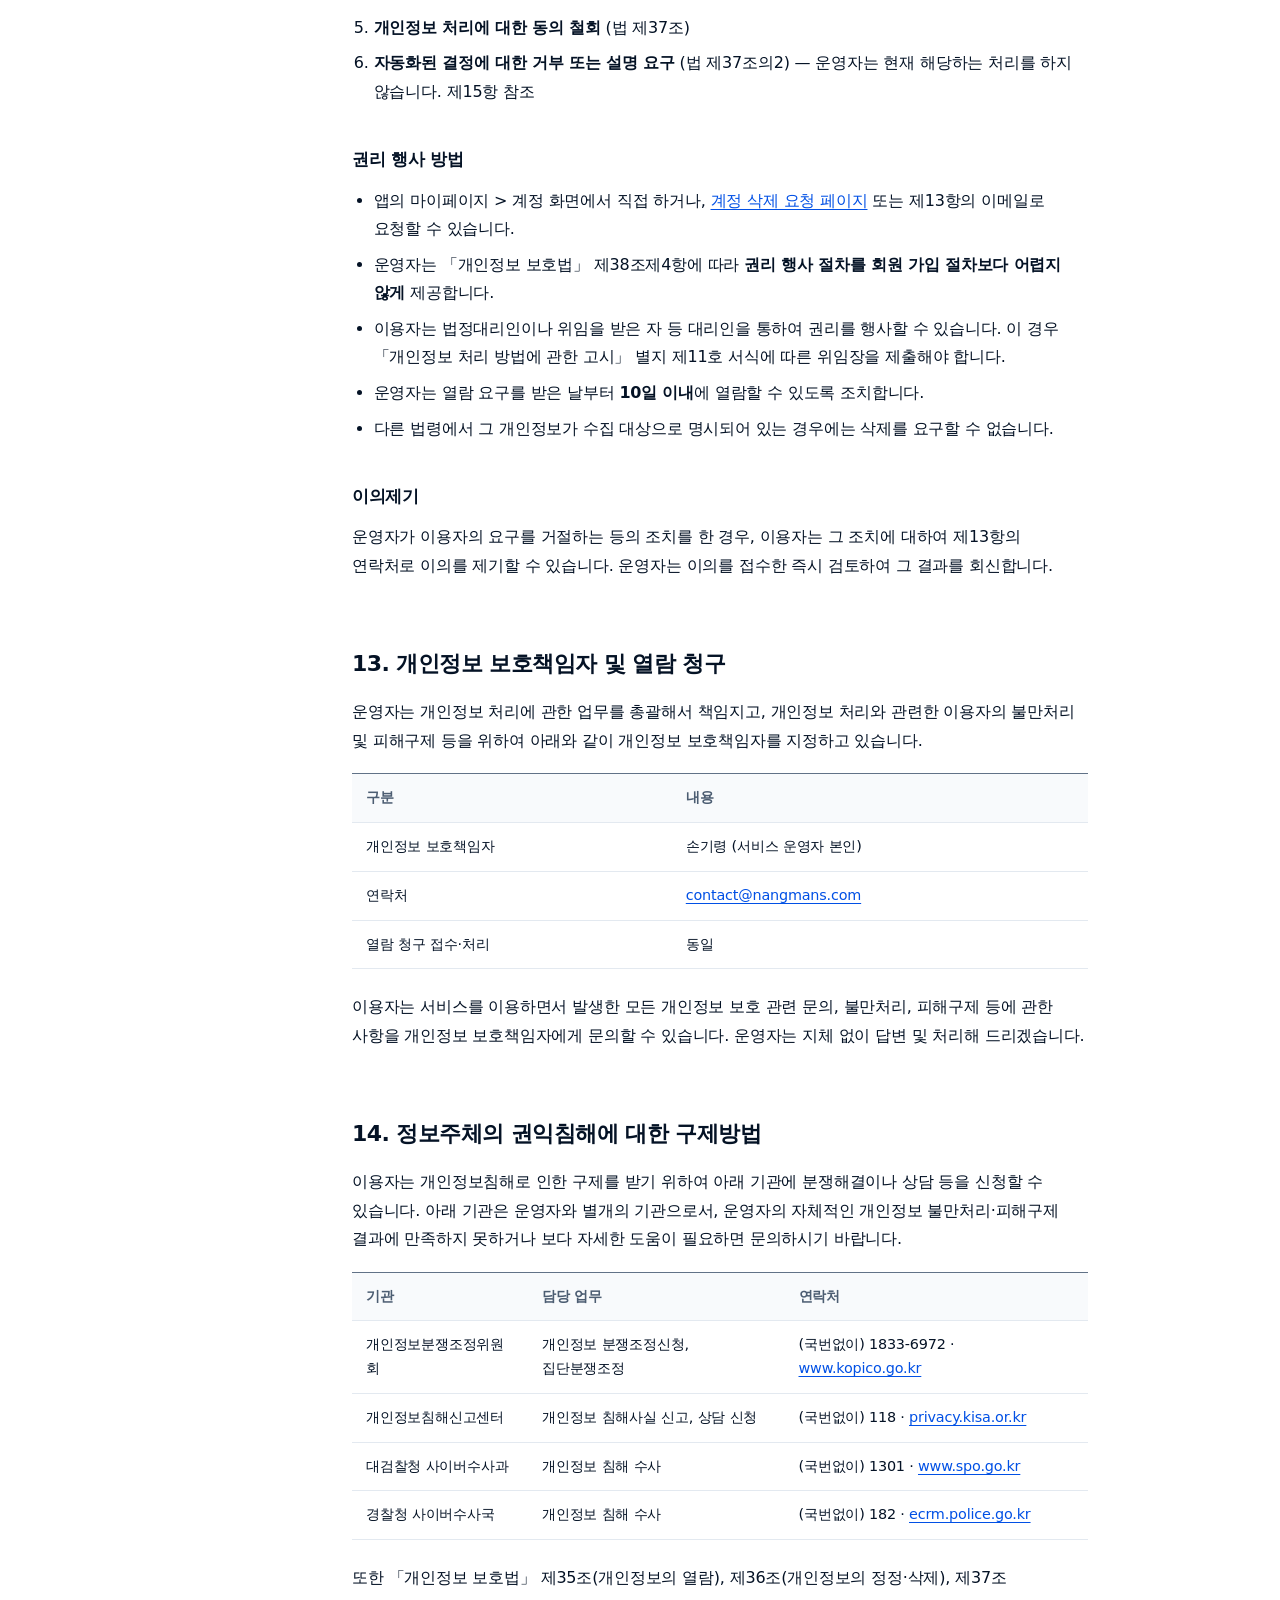
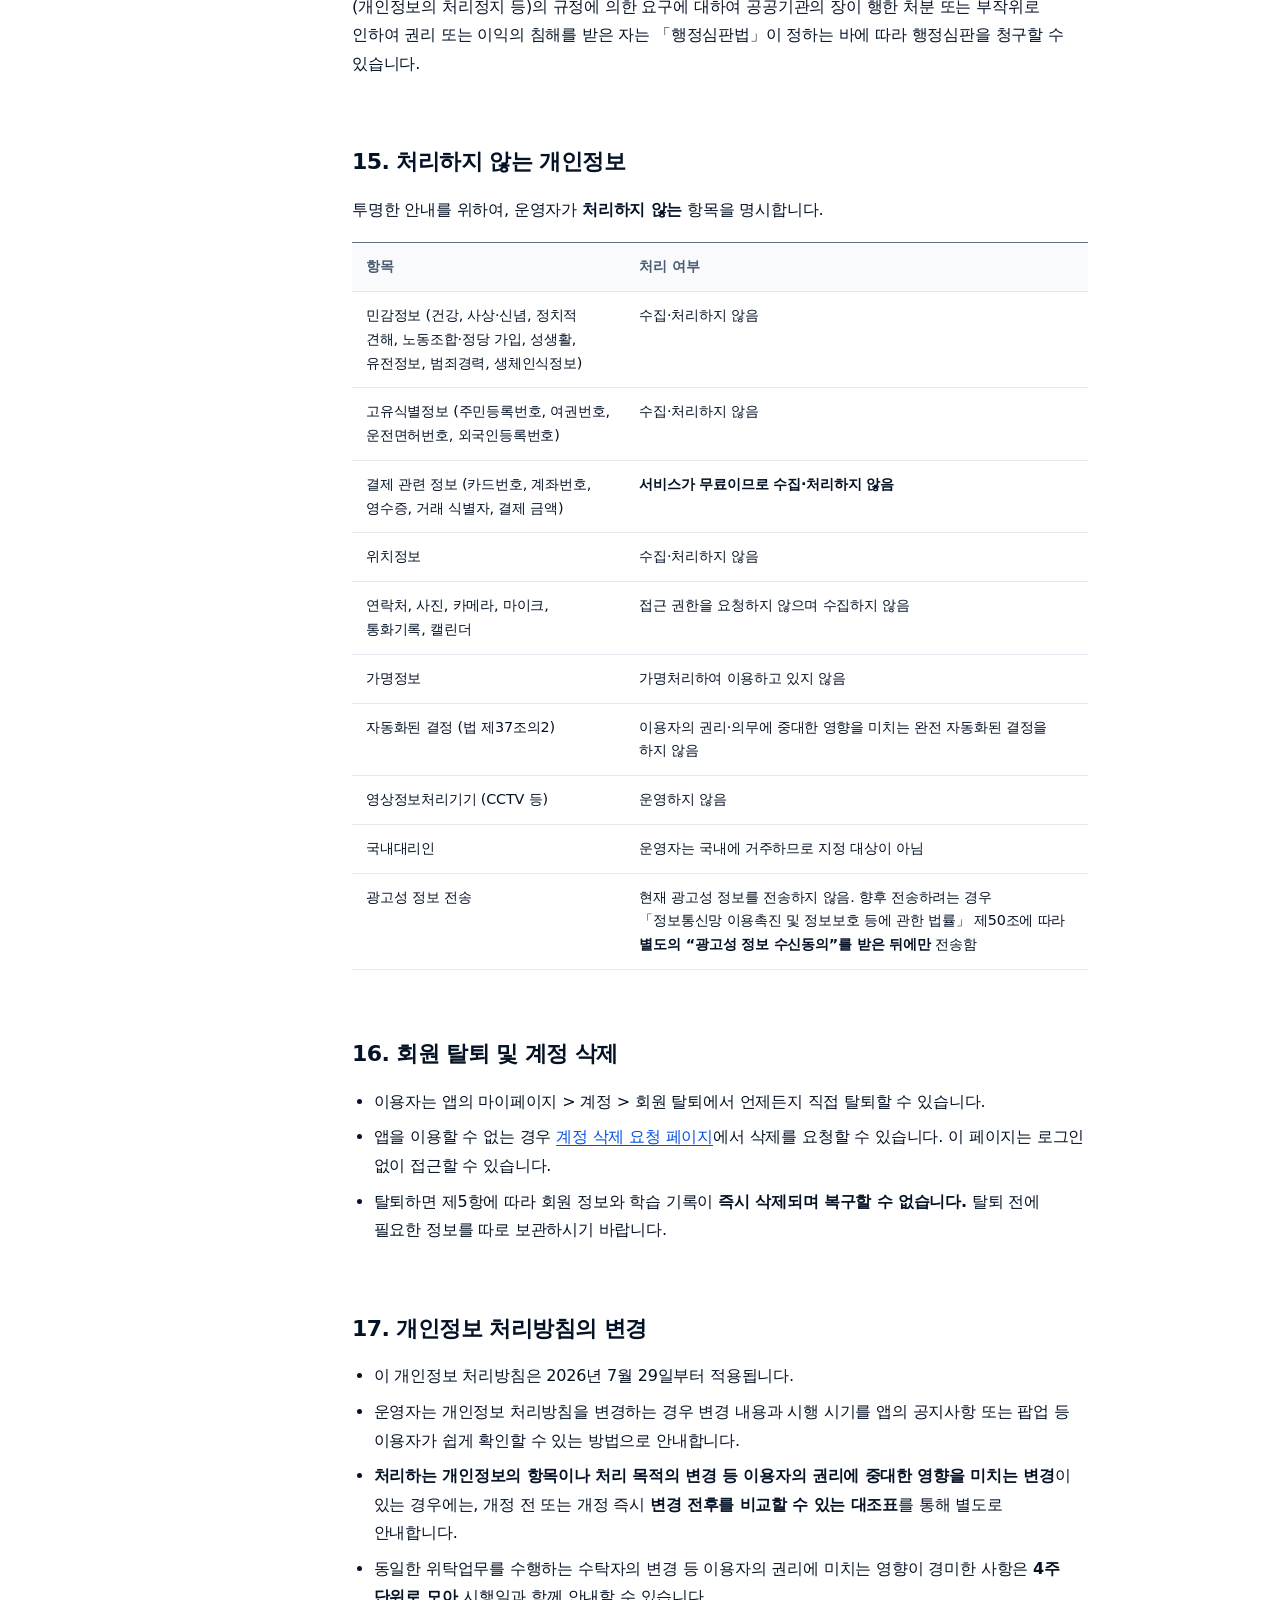
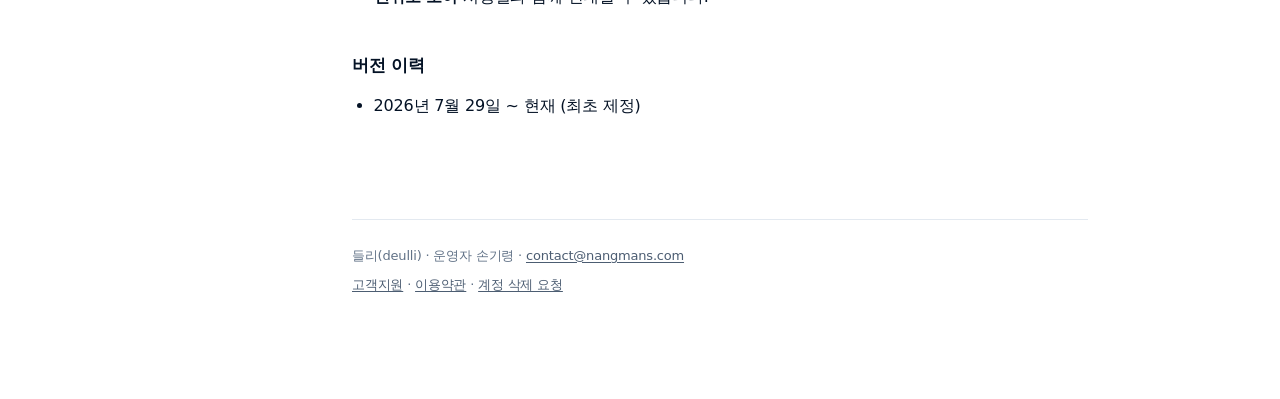
<file: privacy-v1-0.html>
<!DOCTYPE html>
<html lang="ko">
<head>
<meta charset="utf-8">
<meta name="viewport" content="width=device-width, initial-scale=1">
<title>개인정보 처리방침 · 들리(deulli)</title>
<meta name="description" content="들리(deulli) 개인정보 처리방침">
<meta name="robots" content="noindex, follow">
<link rel="canonical" href="https://deulli.policy.nangmans.com/privacy">
<meta property="og:type" content="website">
<meta property="og:locale" content="ko_KR">
<meta property="og:site_name" content="들리(deulli)">
<meta property="og:title" content="개인정보 처리방침 · 들리(deulli)">
<meta property="og:description" content="들리(deulli) 개인정보 처리방침">
<meta property="og:url" content="https://deulli.policy.nangmans.com/privacy">
<link rel="icon" type="image/svg+xml" href="/logo.svg">
<link rel="stylesheet" href="/styles.css">
</head>
<body>

<a class="skip-link" href="#main-content">본문으로 건너뛰기</a>

<header class="site-header">
	<div class="site-header-inner">
		<a class="brand" href="/terms" aria-label="들리 정책 및 약관">
			<img class="brand-logo" src="/logo.svg" alt="" width="32" height="32">
			<span>들리 <small>deulli</small></span>
		</a>
		<nav class="policy-tabs" aria-label="정책 문서">
			<a href="/support">고객지원</a>
			<a href="/terms">이용약관</a>
			<a href="/privacy" aria-current="page">개인정보 처리방침</a>
			<a href="/refund">결제·환불</a>
			<a href="/account-deletion">계정 삭제</a>
			<a href="/licenses">출처·라이선스</a>
		</nav>
	</div>
</header>

<main class="wrap has-toc" id="main-content">

<header class="doc">
	<p class="eyebrow">정책 및 약관</p>
	<h1>개인정보 처리방침</h1>
	<p class="meta">시행일 2026년 7월 29일 · 버전 1.0</p>
</header>

<div class="document-shell">
	<aside class="toc-column" aria-label="개인정보 처리방침 목차">
		<details class="toc-disclosure" open>
		<summary>목차</summary>
		<nav class="toc" aria-label="개인정보 처리방침 세부 목차">
			<ol>
				<li><a href="#s1">개인정보의 처리 목적</a></li>
				<li><a href="#s2">처리하는 개인정보의 항목</a></li>
				<li><a href="#s3">만 14세 미만 아동의 개인정보 처리에 관한 사항</a></li>
				<li><a href="#s4">개인정보의 처리 및 보유 기간</a></li>
				<li><a href="#s5">개인정보의 파기 절차 및 방법</a></li>
				<li><a href="#s6">개인정보의 제3자 제공에 관한 사항</a></li>
				<li><a href="#s7">개인정보 처리업무의 위탁에 관한 사항</a></li>
				<li><a href="#s8">개인정보의 국외 이전에 관한 사항</a></li>
				<li><a href="#s9">이용자의 단말기 내에서만 처리되는 정보</a></li>
				<li><a href="#s10">개인정보의 안전성 확보조치에 관한 사항</a></li>
				<li><a href="#s11">개인정보 자동 수집 장치의 설치·운영 및 거부에 관한 사항</a></li>
				<li><a href="#s12">정보주체와 법정대리인의 권리·의무 및 행사방법</a></li>
				<li><a href="#s13">개인정보 보호책임자 및 열람 청구</a></li>
				<li><a href="#s14">정보주체의 권익침해에 대한 구제방법</a></li>
				<li><a href="#s15">처리하지 않는 개인정보</a></li>
				<li><a href="#s16">회원 탈퇴 및 계정 삭제</a></li>
				<li><a href="#s17">개인정보 처리방침의 변경</a></li>
			</ol>
		</nav>
		</details>
		<script>(function(){var d=document.currentScript.previousElementSibling;if(d&&window.matchMedia("(max-width: 60rem)").matches)d.removeAttribute("open");})();</script>
	</aside>

	<article class="document-body">
		<div class="note"><p><strong>이전 버전</strong> · 2026년 7월 29일 시행, 버전 1.0입니다. <a href="/privacy">현행 개인정보 처리방침</a>을 확인해 주세요.</p></div>
		<p>손기령(이하 &ldquo;운영자&rdquo;)은 「개인정보 보호법」 제30조에 따라 정보주체의 개인정보를 보호하고 이와 관련한 고충을 신속하고 원활하게 처리할 수 있도록 하기 위하여 다음과 같이 개인정보 처리방침을 수립·공개합니다.</p>

		<p>운영자는 영어 청취 학습 앱 <strong>들리(deulli)</strong>(이하 &ldquo;서비스&rdquo;)를 제공합니다. 운영자는 서비스 제공에 필요한 최소한의 개인정보만 처리하며, <strong>광고·마케팅 목적의 행태정보를 수집하지 않고, 광고식별자(ADID/IDFA)를 사용하지 않으며, 제3자 광고·분석 도구를 앱에 탑재하지 않습니다.</strong></p>

<h2 id="s1">1. 개인정보의 처리 목적</h2>
<p>운영자는 다음의 목적으로 개인정보를 처리하며, 목적이 변경되는 경우에는 「개인정보 보호법」 제18조에 따라 별도의 동의를 받는 등 필요한 조치를 이행합니다.</p>
<div class="table-scroll">
<table>
<tbody>
	<tr><th>처리 목적</th><th>구체적 내용</th></tr>
	<tr><td>회원 가입 및 관리</td><td>소셜 로그인을 통한 회원 식별·인증, 중복 가입 방지, 회원 자격 유지·관리, <strong>가입 완료 안내 이메일 발송</strong>, 서비스 부정이용 방지, 회원 탈퇴 처리</td></tr>
	<tr><td>서비스 제공</td><td>에피소드 재생, 영/한 스크립트 싱크, 좋아요·채널 팔로우·단어장 등 개인화 기능 제공, 학습시간 및 연속 학습일(스트릭) 산출·표시</td></tr>
	<tr><td>고객 응대</td><td>문의 접수 및 처리, 처리 결과 회신, 분쟁 조정을 위한 기록 보존</td></tr>
	<tr><td>서비스 운영 및 보안</td><td>장애 대응, 오류 원인 분석, 서비스 안정성 확보</td></tr>
</tbody>
</table>
</div>

<h2 id="s2">2. 처리하는 개인정보의 항목</h2>

<h3>2-1. 회원 가입 시 수집하는 항목</h3>
<p>운영자는 별도의 아이디·비밀번호를 만들지 않고 <strong>Google 또는 Apple 계정으로만</strong> 로그인할 수 있는 방식을 사용합니다. 이때 운영자가 수집·저장하는 항목은 다음이 전부입니다.</p>
<div class="table-scroll">
<table>
<tbody>
	<tr><th>구분</th><th>항목</th><th>내용</th><th>수집 시점·방법</th></tr>
	<tr><td><strong>필수</strong></td><td>소셜 로그인 제공자 구분</td><td>Google 또는 Apple</td><td>최초 로그인 시, 제공자가 발급한 ID 토큰 검증 결과에서 자동 수집</td></tr>
	<tr><td><strong>필수</strong></td><td>제공자 고유 식별자</td><td>제공자가 회원별로 부여한 식별 문자열. 운영자의 로그인 키로만 쓰이며 다른 서비스에서 회원을 식별하는 데 사용할 수 없습니다</td><td>동일</td></tr>
	<tr><td><strong>필수</strong></td><td>가입 일시</td><td>—</td><td>최초 로그인 시 서버 자동 기록</td></tr>
	<tr><td>선택</td><td>이메일 주소</td><td>소셜 로그인 제공자가 <strong>검증된 이메일임을 확인해 준 경우에만</strong> 저장합니다. Apple 로그인에서 &ldquo;이메일 가리기&rdquo;를 선택하면 Apple이 생성한 전달용 주소(@privaterelay.appleid.com)가 저장됩니다</td><td>동일</td></tr>
	<tr><td>선택</td><td>닉네임</td><td>회원이 직접 설정한 경우에만 저장</td><td>회원이 프로필에서 입력할 때</td></tr>
</tbody>
</table>
</div>
<div class="note">
	<p>운영자는 소셜 로그인 제공자로부터 <strong>이름, 프로필 사진, 성별, 생년월일, 전화번호, 친구 목록을 받지 않으며 저장하지도 않습니다.</strong> Apple 로그인 시 이용자가 이름 제공에 동의하더라도, 그 이름은 이용자의 단말기 안에서 화면 표시용으로만 쓰이고 운영자의 서버로 전송되지 않습니다.</p>
</div>

<h3>2-2. 서비스 이용 과정에서 생성·수집되는 항목</h3>
<div class="table-scroll">
<table>
<tbody>
	<tr><th>항목</th><th>내용</th><th>수집 시점</th></tr>
	<tr><td>좋아요 기록</td><td>에피소드 식별자, 저장 시각</td><td>회원이 좋아요를 누를 때</td></tr>
	<tr><td>채널 팔로우 기록</td><td>채널 식별자, 저장 시각</td><td>회원이 채널을 팔로우할 때</td></tr>
	<tr><td>단어장 기록</td><td>저장한 단어와 그 단어가 등장한 문장의 식별자, 저장 시각</td><td>회원이 단어를 저장할 때</td></tr>
	<tr><td>학습시간 기록</td><td>날짜(한국 표준시 기준)와 그날 청취한 누적 시간</td><td>회원이 에피소드를 재생할 때</td></tr>
</tbody>
</table>
</div>
<div class="note">
	<p><strong>서비스는 현재 무료로 제공되며, 운영자는 결제와 관련한 어떠한 개인정보도 수집하지 않습니다.</strong> 구독·결제 기능을 도입하는 경우 이 방침을 개정하고 제17항에 따라 안내한 뒤 수집을 시작합니다.</p>
</div>

<h3>2-3. 서버에 자동으로 기록되는 항목</h3>
<div class="table-scroll">
<table>
<tbody>
	<tr><th>항목</th><th>내용</th><th>목적</th></tr>
	<tr><td>접속 IP 주소</td><td>서비스에 접속한 단말기의 IP 주소</td><td>장애 대응, 부정이용·침해 대응, 서비스 운영</td></tr>
	<tr><td>서버 접속 기록</td><td>요청 경로, 요청 방식, 응답 코드, 처리 소요 시간, 요청 식별자</td><td>동일</td></tr>
	<tr><td>오류 기록</td><td>서비스 운영 중 발생한 오류의 내용과 발생 시각. 오류 원인을 파악하는 데 필요한 경우 관련 회원 식별자가 포함될 수 있습니다</td><td>오류 원인 분석 및 서비스 안정성 확보</td></tr>
</tbody>
</table>
</div>
<p>운영자는 서버 접속 기록에 <strong>웹 브라우저 정보(User-Agent)를 수집하지 않으며, 개인정보가 포함될 수 있는 요청 파라미터(쿼리스트링)를 의도적으로 기록에서 제외</strong>합니다.</p>

<h2 id="s3">3. 만 14세 미만 아동의 개인정보 처리에 관한 사항</h2>
<div class="note">
	<p><strong>서비스는 만 14세 이상만 이용할 수 있습니다.</strong> 운영자는 만 14세 미만 아동을 대상으로 서비스를 제공하지 않으며, 만 14세 미만 아동의 개인정보를 의도적으로 수집하지 않습니다.</p>
	<p>운영자는 회원 가입 절차에서 만 14세 이상임을 확인합니다. 만 14세 미만 아동의 개인정보가 수집된 사실을 알게 된 경우, 운영자는 지체 없이 해당 개인정보를 파기합니다. 만 14세 미만 아동의 법정대리인은 제13항의 연락처로 그 사실을 알리고 파기를 요청할 수 있습니다.</p>
</div>

<h2 id="s4">4. 개인정보의 처리 및 보유 기간</h2>
<p>운영자는 개인정보를 수집·이용 목적이 달성되면 지체 없이 파기합니다. 구체적인 보유 기간은 다음과 같습니다.</p>
<div class="table-scroll">
<table>
<tbody>
	<tr><th>항목</th><th>보유 기간</th></tr>
	<tr><td>회원 정보 (제공자 구분, 고유 식별자, 가입 일시, 이메일, 닉네임)</td><td><strong>회원 탈퇴 시까지.</strong> 탈퇴 시 지체 없이 파기</td></tr>
	<tr><td>좋아요·팔로우·단어장·학습시간 기록</td><td><strong>회원 탈퇴 시까지.</strong> 탈퇴 시 회원 정보와 함께 지체 없이 파기</td></tr>
	<tr><td>접속 IP 주소, 서버 접속 기록, 오류 기록</td><td>기록일로부터 <strong>30일</strong>. 이후 자동 삭제</td></tr>
	<tr><td>데이터베이스 백업본</td><td>백업 생성일로부터 <strong>7일</strong>. 이후 자동 삭제되며, 이 기간 동안 백업본에는 탈퇴 직전의 정보가 남아 있을 수 있습니다</td></tr>
</tbody>
</table>
</div>
<div class="note">
	<p><strong>현재 다른 법령에 따라 보존하는 개인정보는 없습니다.</strong> 「전자상거래 등에서의 소비자보호에 관한 법률」 제6조가 정하는 거래기록 보존 의무는 통신판매업자에게 적용되므로, 유료 판매를 하지 않는 현재 서비스에는 발생하지 않습니다. 운영자가 유료 서비스를 시작하면 이 방침을 개정하여 해당 보존 항목과 기간을 명시하고, 「개인정보 보호법」 제21조제3항에 따라 다른 개인정보와 분리하여 저장·관리합니다.</p>
	<p><strong>운영자는 휴면 계정 제도를 운영하지 않습니다.</strong> 서비스를 오랫동안 이용하지 않는다는 이유만으로 회원의 개인정보를 분리 보관하거나 파기하지 않습니다. 운영자가 향후 휴면 정책을 도입하는 경우 제17항에 따라 사전에 안내합니다.</p>
</div>

<h2 id="s5">5. 개인정보의 파기 절차 및 방법</h2>
<ul>
	<li><strong>파기 절차</strong> — 회원 탈퇴, 보유 기간 경과, 처리 목적 달성 등 개인정보가 불필요하게 된 경우 운영자는 지체 없이 해당 개인정보를 파기합니다.</li>
	<li><strong>파기 방법</strong> — 전자적 파일 형태로 저장된 개인정보는 <strong>복구 및 재생이 불가능한 방법으로 영구 삭제</strong>합니다. 운영자는 종이 문서 형태로 개인정보를 보관하지 않습니다.</li>
	<li><strong>탈퇴 시 처리</strong> — 회원이 탈퇴하면 회원 정보 및 이와 연결된 좋아요·팔로우·단어장·학습시간 기록이 <strong>데이터베이스에서 즉시 삭제</strong>됩니다. 이 삭제는 되돌릴 수 없으며, 재가입하더라도 이전의 학습 기록은 복구되지 않습니다.</li>
</ul>

<h2 id="s6">6. 개인정보의 제3자 제공에 관한 사항</h2>
<div class="note">
	<p><strong>운영자는 이용자의 개인정보를 제3자에게 제공하지 않습니다.</strong></p>
	<p>운영자는 개인정보를 이용자의 동의 없이 제3자에게 제공하지 않으며, 「개인정보 보호법」 제17조·제18조에 해당하는 경우(법령에 특별한 규정이 있거나 수사기관이 법령에 정한 절차와 방법에 따라 요구하는 경우 등)에만 예외적으로 제공합니다. 서비스 제공을 위해 외부 사업자에게 처리를 맡기는 경우는 제3자 제공이 아닌 <strong>처리위탁</strong>에 해당하며, 제7항과 제8항에서 안내합니다.</p>
</div>

<h2 id="s7">7. 개인정보 처리업무의 위탁에 관한 사항</h2>
<p>운영자는 원활한 서비스 제공을 위하여 다음과 같이 개인정보 처리업무를 위탁하고 있습니다.</p>
<div class="table-scroll">
<table>
<tbody>
	<tr><th>수탁자</th><th>위탁하는 업무의 내용</th></tr>
	<tr><td>Amazon Web Services</td><td>서비스 운영을 위한 클라우드 인프라(서버·데이터베이스·저장소·로그) 운영 및 데이터 보관</td></tr>
	<tr><td>Amazon Web Services</td><td>회원 가입 안내 이메일 발송</td></tr>
</tbody>
</table>
</div>
<p>운영자는 위탁계약 체결 시 「개인정보 보호법」 제26조에 따라 위탁업무 수행 목적 외 개인정보 처리 금지, 기술적·관리적 보호조치, 재위탁 제한, 수탁자에 대한 관리·감독, 손해배상 등 책임에 관한 사항을 계약서에 명시하고, 수탁자가 개인정보를 안전하게 처리하는지를 감독하고 있습니다.</p>
<p>위탁받는 업무의 내용이나 수탁자가 변경될 경우 제17항에 따라 안내합니다. <strong>국외에 있는 자에게 위탁하는 경우는 아래 제8항에서 안내합니다.</strong></p>

<h2 id="s8">8. 개인정보의 국외 이전에 관한 사항</h2>
<p>운영자는 서비스 제공을 위하여 다음과 같이 개인정보를 국외로 이전하고 있습니다.</p>
<div class="note">
	<p><strong>이전을 거부하는 방법과 그 효과</strong> — 아래 이전은 모두 서비스 제공에 필수적인 계약 이행 목적의 처리위탁·보관이므로, 이전을 거부하면 서비스를 이용할 수 없습니다. 국외 이전을 원하지 않는 경우 앱의 마이페이지 &gt; 계정 &gt; 회원 탈퇴에서 탈퇴하거나 <a href="/account-deletion">계정 삭제 요청 페이지</a> 또는 제13항의 연락처로 탈퇴를 요청할 수 있습니다. 탈퇴하면 국외 이전도 중단됩니다.</p>
</div>
<div class="table-scroll">
<table class="wide">
<tbody>
	<tr><th>이전 근거</th><th>이전하는 개인정보 항목</th><th>이전 국가</th><th>이전 시기 및 방법</th><th>이전받는 자 (연락처)</th><th>이용 목적</th><th>보유 및 이용 기간</th></tr>
	<tr>
		<td>「개인정보 보호법」 제28조의8제1항제3호 (계약 이행을 위한 처리위탁·보관)</td>
		<td>접속 IP 주소</td>
		<td>미국, 유럽, 아시아 등 (콘텐츠 전송 거점 소재 국가)</td>
		<td>회원이 오디오를 재생할 때, 암호화 통신(TLS)을 통해 실시간 전송</td>
		<td>Amazon Web Services, Inc.<br><a href="mailto:aws-korea-privacy@amazon.com">aws-korea-privacy@amazon.com</a></td>
		<td>오디오 콘텐츠의 전송 및 재생 속도 개선</td>
		<td>전송 처리 완료 시 즉시 파기 (별도 저장하지 않음)</td>
	</tr>
	<tr>
		<td>「개인정보 보호법」 제28조의8제1항제3호 (계약 이행을 위한 처리위탁·보관)</td>
		<td>푸시 알림 토큰, 알림 내용</td>
		<td>미국 등 Google 데이터센터 소재 국가</td>
		<td>푸시 알림 발송 시, 암호화 통신(TLS)을 통해 전송</td>
		<td>Google LLC (Firebase Cloud Messaging) · <a href="https://support.google.com/policies/contact/general_privacy_form" rel="noopener noreferrer" target="_blank">개인정보 문의 양식</a></td>
		<td>앱 푸시 알림 발송</td>
		<td>전송 처리 완료 시 파기 (미전달 메시지는 최대 4주), 푸시 토큰은 회원 탈퇴 또는 앱 삭제 시까지</td>
	</tr>
</tbody>
</table>
</div>
<div class="note">
	<p><strong>소셜 로그인에 관한 안내</strong> — 이용자가 Google 또는 Apple 계정으로 로그인할 때, 운영자는 해당 제공자가 이용자에게 발급한 로그인 증표를 이용자의 단말기로부터 전달받아 검증합니다. 이 과정에서 <strong>운영자가 Google 또는 Apple에 이용자의 개인정보를 이전하지는 않습니다.</strong> 로그인 과정에서 Google 또는 Apple이 이용자의 정보를 처리하는 방식은 각 사의 개인정보처리방침을 따릅니다.</p>
</div>

<h2 id="s9">9. 이용자의 단말기 내에서만 처리되는 정보</h2>
<p>다음 정보는 <strong>운영자의 서버로 전송되지 않고 이용자의 단말기 안에서만 처리·저장</strong>됩니다. 앱을 삭제하면 함께 삭제됩니다.</p>
<div class="table-scroll">
<table>
<tbody>
	<tr><th>항목</th><th>용도</th></tr>
	<tr><td>최근 검색어</td><td>검색 화면에서 최근 검색어를 다시 보여주기 위함</td></tr>
	<tr><td>로그인 상태 표시 정보 (이메일, 표시 이름, 프로필 사진 주소)</td><td>마이페이지에 회원 정보를 표시하기 위함</td></tr>
	<tr><td>재생 설정 (언어 프리셋 등)</td><td>재생 화면 설정을 유지하기 위함</td></tr>
</tbody>
</table>
</div>
<p>로그인 유지에 사용되는 인증 토큰은 단말기의 <strong>보안 저장소</strong>(iOS Keychain, Android Keystore)에 암호화되어 저장됩니다.</p>

<h2 id="s10">10. 개인정보의 안전성 확보조치에 관한 사항</h2>
<p>운영자는 「개인정보 보호법」 제29조 및 같은 법 시행령 제30조에 따라 다음과 같은 안전성 확보조치를 시행하고 있습니다.</p>
<ul>
	<li><strong>관리적 조치</strong> — 내부 관리계획의 수립·시행 및 정기 점검, 개인정보 취급자의 최소화</li>
	<li><strong>기술적 조치</strong>
		<ul>
			<li>개인정보처리시스템에 대한 접근 권한의 관리 및 최소 권한 부여</li>
			<li>관리자 시스템 접근을 지정된 계정 목록으로 제한하고 별도 인증을 적용</li>
			<li>데이터베이스 및 저장소의 저장 시 암호화</li>
			<li>이용자 단말기와 서버 간, 서버와 수탁자 간 전송 구간 암호화(TLS)</li>
			<li>서버 접속 기록의 보관 및 점검</li>
			<li>데이터베이스와 저장소를 외부에서 직접 접근할 수 없는 내부 네트워크에 배치</li>
			<li>저장소에 대한 외부 공개 접근을 전면 차단하고, 오디오 파일은 유효기간이 있는 서명된 주소로만 제공</li>
		</ul>
	</li>
	<li><strong>물리적 조치</strong> — 운영자는 개인정보를 물리적 서버실이 아닌 클라우드 사업자의 데이터센터에 보관하며, 해당 시설의 출입통제 등 물리적 안전조치는 수탁자가 수행합니다.</li>
</ul>

<h2 id="s11">11. 개인정보 자동 수집 장치의 설치·운영 및 거부에 관한 사항</h2>
<div class="note">
	<p><strong>운영자는 쿠키를 사용하지 않으며, 광고식별자(Android ADID, iOS IDFA)를 수집하거나 이용하지 않습니다.</strong></p>
	<p>운영자의 앱에는 <strong>광고·분석·마케팅 목적의 제3자 소프트웨어 개발 도구(SDK)가 탑재되어 있지 않습니다.</strong> 따라서 운영자는 이용자의 행태정보를 수집하지 않으며, 제3자가 앱을 통해 행태정보를 수집하도록 허용하지 않습니다. 맞춤형 광고를 제공하지 않으며, 이용자를 다른 사업자의 앱이나 웹사이트에서 추적하지 않습니다.</p>
</div>

<h2 id="s12">12. 정보주체와 법정대리인의 권리·의무 및 행사방법</h2>
<p>이용자는 운영자에 대하여 언제든지 다음 권리를 행사할 수 있습니다.</p>
<ol>
	<li><strong>개인정보 열람 요구</strong> (법 제35조)</li>
	<li><strong>개인정보 전송 요구</strong> (법 제35조의2)</li>
	<li><strong>오류 등이 있을 경우 정정·삭제 요구</strong> (법 제36조)</li>
	<li><strong>처리정지 요구</strong> (법 제37조)</li>
	<li><strong>개인정보 처리에 대한 동의 철회</strong> (법 제37조)</li>
	<li><strong>자동화된 결정에 대한 거부 또는 설명 요구</strong> (법 제37조의2) — 운영자는 현재 해당하는 처리를 하지 않습니다. 제15항 참조</li>
</ol>

<h3>권리 행사 방법</h3>
<ul>
	<li>앱의 마이페이지 &gt; 계정 화면에서 직접 하거나, <a href="/account-deletion">계정 삭제 요청 페이지</a> 또는 제13항의 이메일로 요청할 수 있습니다.</li>
	<li>운영자는 「개인정보 보호법」 제38조제4항에 따라 <strong>권리 행사 절차를 회원 가입 절차보다 어렵지 않게</strong> 제공합니다.</li>
	<li>이용자는 법정대리인이나 위임을 받은 자 등 대리인을 통하여 권리를 행사할 수 있습니다. 이 경우 「개인정보 처리 방법에 관한 고시」 별지 제11호 서식에 따른 위임장을 제출해야 합니다.</li>
	<li>운영자는 열람 요구를 받은 날부터 <strong>10일 이내</strong>에 열람할 수 있도록 조치합니다.</li>
	<li>다른 법령에서 그 개인정보가 수집 대상으로 명시되어 있는 경우에는 삭제를 요구할 수 없습니다.</li>
</ul>

<h3>이의제기</h3>
<p>운영자가 이용자의 요구를 거절하는 등의 조치를 한 경우, 이용자는 그 조치에 대하여 제13항의 연락처로 이의를 제기할 수 있습니다. 운영자는 이의를 접수한 즉시 검토하여 그 결과를 회신합니다.</p>

<h2 id="s13">13. 개인정보 보호책임자 및 열람 청구</h2>
<p>운영자는 개인정보 처리에 관한 업무를 총괄해서 책임지고, 개인정보 처리와 관련한 이용자의 불만처리 및 피해구제 등을 위하여 아래와 같이 개인정보 보호책임자를 지정하고 있습니다.</p>
<div class="table-scroll">
<table>
<tbody>
	<tr><th>구분</th><th>내용</th></tr>
	<tr><td>개인정보 보호책임자</td><td>손기령 (서비스 운영자 본인)</td></tr>
	<tr><td>연락처</td><td><a href="mailto:contact@nangmans.com">contact@nangmans.com</a></td></tr>
	<tr><td>열람 청구 접수·처리</td><td>동일</td></tr>
</tbody>
</table>
</div>
<p>이용자는 서비스를 이용하면서 발생한 모든 개인정보 보호 관련 문의, 불만처리, 피해구제 등에 관한 사항을 개인정보 보호책임자에게 문의할 수 있습니다. 운영자는 지체 없이 답변 및 처리해 드리겠습니다.</p>

<h2 id="s14">14. 정보주체의 권익침해에 대한 구제방법</h2>
<p>이용자는 개인정보침해로 인한 구제를 받기 위하여 아래 기관에 분쟁해결이나 상담 등을 신청할 수 있습니다. 아래 기관은 운영자와 별개의 기관으로서, 운영자의 자체적인 개인정보 불만처리·피해구제 결과에 만족하지 못하거나 보다 자세한 도움이 필요하면 문의하시기 바랍니다.</p>
<div class="table-scroll">
<table>
<tbody>
	<tr><th>기관</th><th>담당 업무</th><th>연락처</th></tr>
	<tr><td>개인정보분쟁조정위원회</td><td>개인정보 분쟁조정신청, 집단분쟁조정</td><td>(국번없이) 1833-6972 · <a href="https://www.kopico.go.kr">www.kopico.go.kr</a></td></tr>
	<tr><td>개인정보침해신고센터</td><td>개인정보 침해사실 신고, 상담 신청</td><td>(국번없이) 118 · <a href="https://privacy.kisa.or.kr">privacy.kisa.or.kr</a></td></tr>
	<tr><td>대검찰청 사이버수사과</td><td>개인정보 침해 수사</td><td>(국번없이) 1301 · <a href="https://www.spo.go.kr">www.spo.go.kr</a></td></tr>
	<tr><td>경찰청 사이버수사국</td><td>개인정보 침해 수사</td><td>(국번없이) 182 · <a href="https://ecrm.police.go.kr">ecrm.police.go.kr</a></td></tr>
</tbody>
</table>
</div>
<p>또한 「개인정보 보호법」 제35조(개인정보의 열람), 제36조(개인정보의 정정·삭제), 제37조(개인정보의 처리정지 등)의 규정에 의한 요구에 대하여 공공기관의 장이 행한 처분 또는 부작위로 인하여 권리 또는 이익의 침해를 받은 자는 「행정심판법」이 정하는 바에 따라 행정심판을 청구할 수 있습니다.</p>

<h2 id="s15">15. 처리하지 않는 개인정보</h2>
<p>투명한 안내를 위하여, 운영자가 <strong>처리하지 않는</strong> 항목을 명시합니다.</p>
<div class="table-scroll">
<table>
<tbody>
	<tr><th>항목</th><th>처리 여부</th></tr>
	<tr><td>민감정보 (건강, 사상·신념, 정치적 견해, 노동조합·정당 가입, 성생활, 유전정보, 범죄경력, 생체인식정보)</td><td>수집·처리하지 않음</td></tr>
	<tr><td>고유식별정보 (주민등록번호, 여권번호, 운전면허번호, 외국인등록번호)</td><td>수집·처리하지 않음</td></tr>
	<tr><td>결제 관련 정보 (카드번호, 계좌번호, 영수증, 거래 식별자, 결제 금액)</td><td><strong>서비스가 무료이므로 수집·처리하지 않음</strong></td></tr>
	<tr><td>위치정보</td><td>수집·처리하지 않음</td></tr>
	<tr><td>연락처, 사진, 카메라, 마이크, 통화기록, 캘린더</td><td>접근 권한을 요청하지 않으며 수집하지 않음</td></tr>
	<tr><td>가명정보</td><td>가명처리하여 이용하고 있지 않음</td></tr>
	<tr><td>자동화된 결정 (법 제37조의2)</td><td>이용자의 권리·의무에 중대한 영향을 미치는 완전 자동화된 결정을 하지 않음</td></tr>
	<tr><td>영상정보처리기기 (CCTV 등)</td><td>운영하지 않음</td></tr>
	<tr><td>국내대리인</td><td>운영자는 국내에 거주하므로 지정 대상이 아님</td></tr>
	<tr><td>광고성 정보 전송</td><td>현재 광고성 정보를 전송하지 않음. 향후 전송하려는 경우 「정보통신망 이용촉진 및 정보보호 등에 관한 법률」 제50조에 따라 <strong>별도의 &ldquo;광고성 정보 수신동의&rdquo;를 받은 뒤에만</strong> 전송함</td></tr>
</tbody>
</table>
</div>

<h2 id="s16">16. 회원 탈퇴 및 계정 삭제</h2>
<ul>
	<li>이용자는 앱의 마이페이지 &gt; 계정 &gt; 회원 탈퇴에서 언제든지 직접 탈퇴할 수 있습니다.</li>
	<li>앱을 이용할 수 없는 경우 <a href="/account-deletion">계정 삭제 요청 페이지</a>에서 삭제를 요청할 수 있습니다. 이 페이지는 로그인 없이 접근할 수 있습니다.</li>
	<li>탈퇴하면 제5항에 따라 회원 정보와 학습 기록이 <strong>즉시 삭제되며 복구할 수 없습니다.</strong> 탈퇴 전에 필요한 정보를 따로 보관하시기 바랍니다.</li>
</ul>

<h2 id="s17">17. 개인정보 처리방침의 변경</h2>
<ul>
	<li>이 개인정보 처리방침은 2026년 7월 29일부터 적용됩니다.</li>
	<li>운영자는 개인정보 처리방침을 변경하는 경우 변경 내용과 시행 시기를 앱의 공지사항 또는 팝업 등 이용자가 쉽게 확인할 수 있는 방법으로 안내합니다.</li>
	<li><strong>처리하는 개인정보의 항목이나 처리 목적의 변경 등 이용자의 권리에 중대한 영향을 미치는 변경</strong>이 있는 경우에는, 개정 전 또는 개정 즉시 <strong>변경 전후를 비교할 수 있는 대조표</strong>를 통해 별도로 안내합니다.</li>
	<li>동일한 위탁업무를 수행하는 수탁자의 변경 등 이용자의 권리에 미치는 영향이 경미한 사항은 <strong>4주 단위로 모아</strong> 시행일과 함께 안내할 수 있습니다.</li>
</ul>

<h3>버전 이력</h3>
<ul>
	<li>2026년 7월 29일 ~ 현재 (최초 제정)</li>
</ul>

	</article>
</div>

<footer class="doc">
	<p>들리(deulli) · 운영자 손기령 · <a href="mailto:contact@nangmans.com">contact@nangmans.com</a></p>
	<p><a href="/support">고객지원</a> · <a href="/terms">이용약관</a> · <a href="/account-deletion">계정 삭제 요청</a></p>
</footer>

</main>
</body>
</html>
</file>
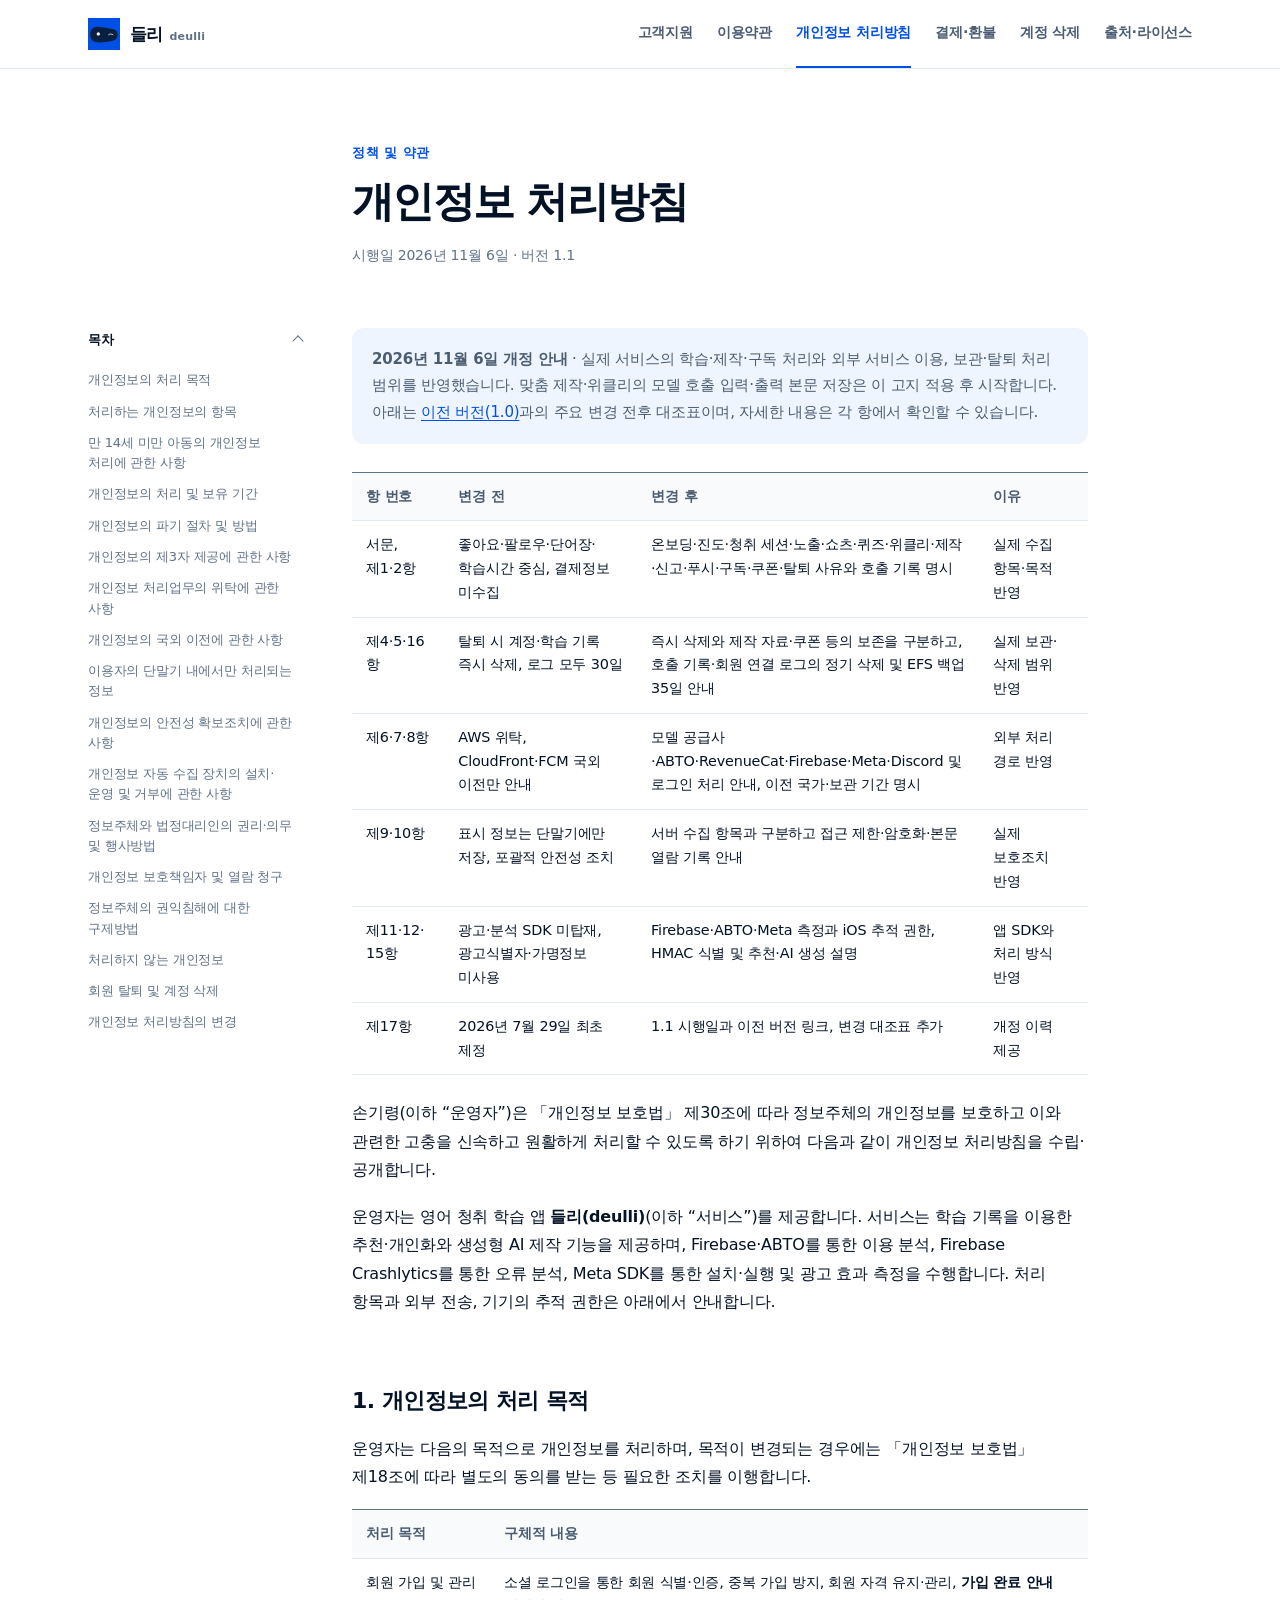
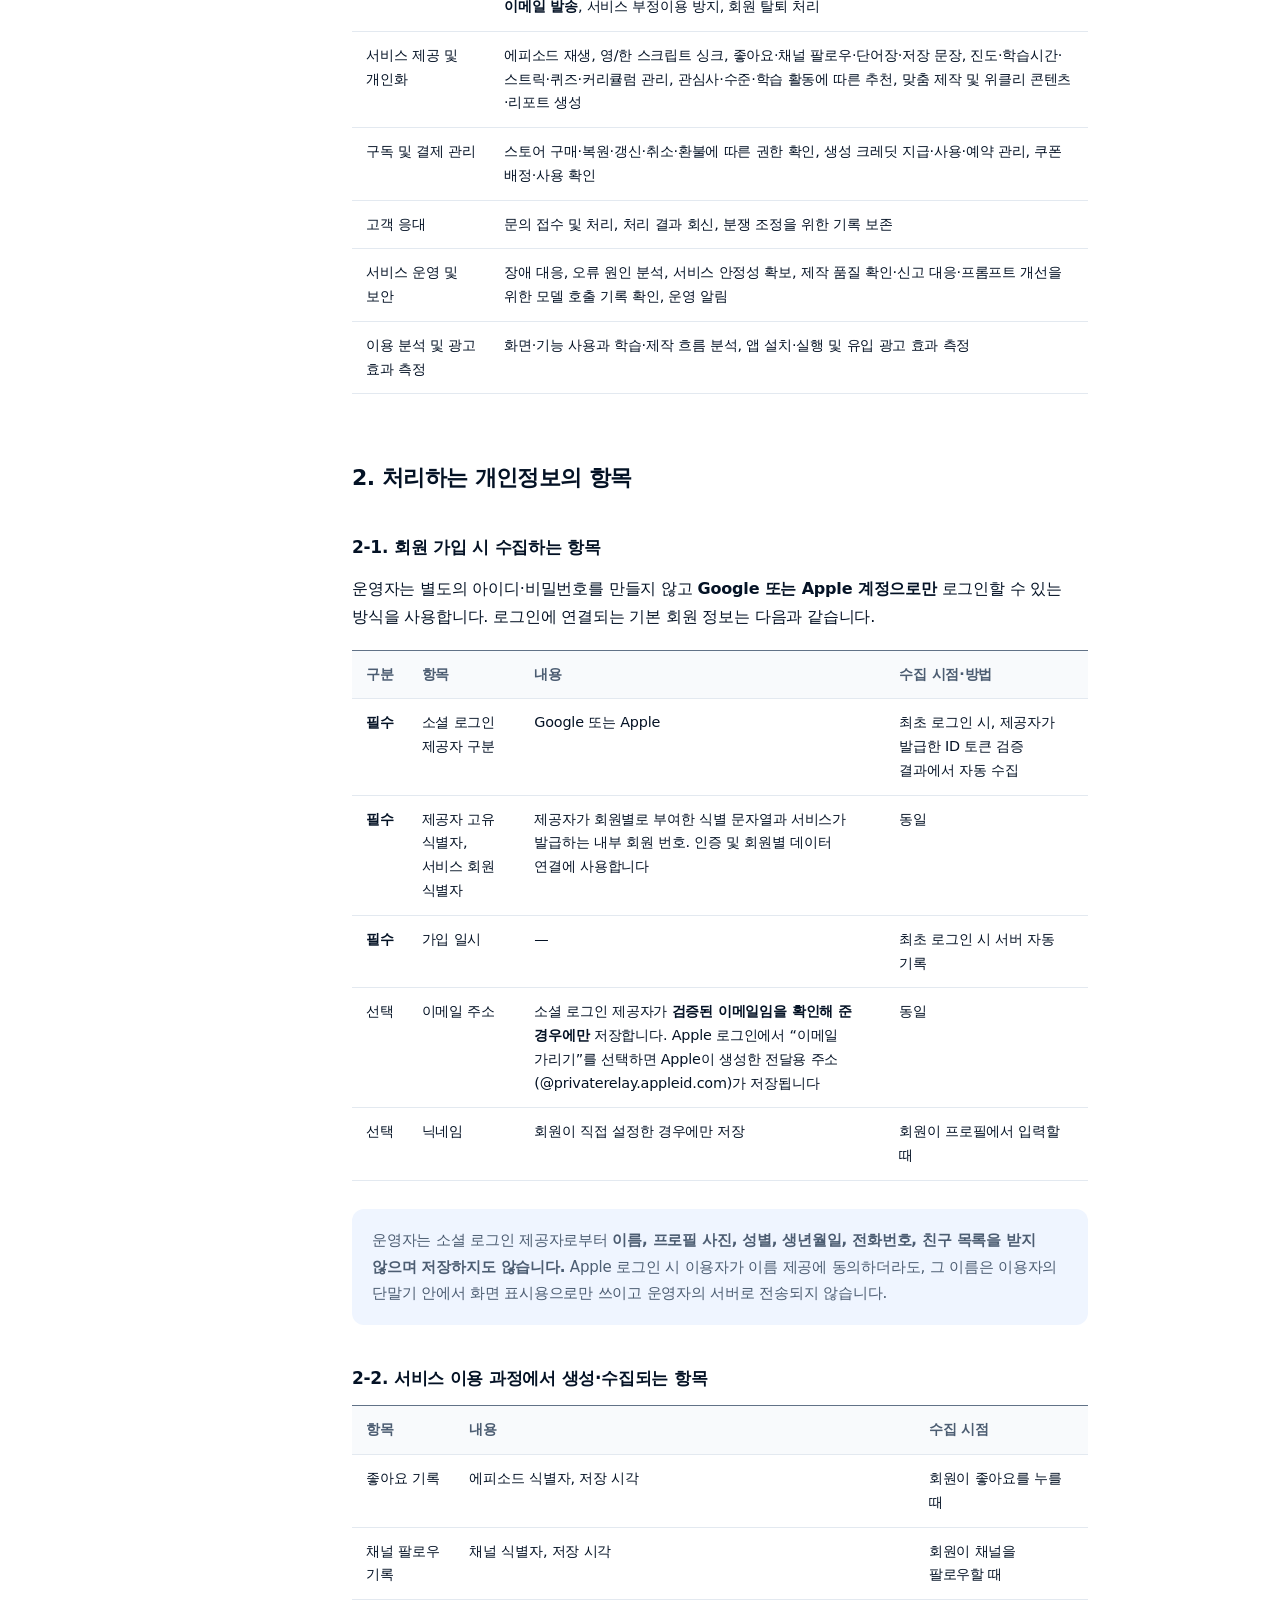
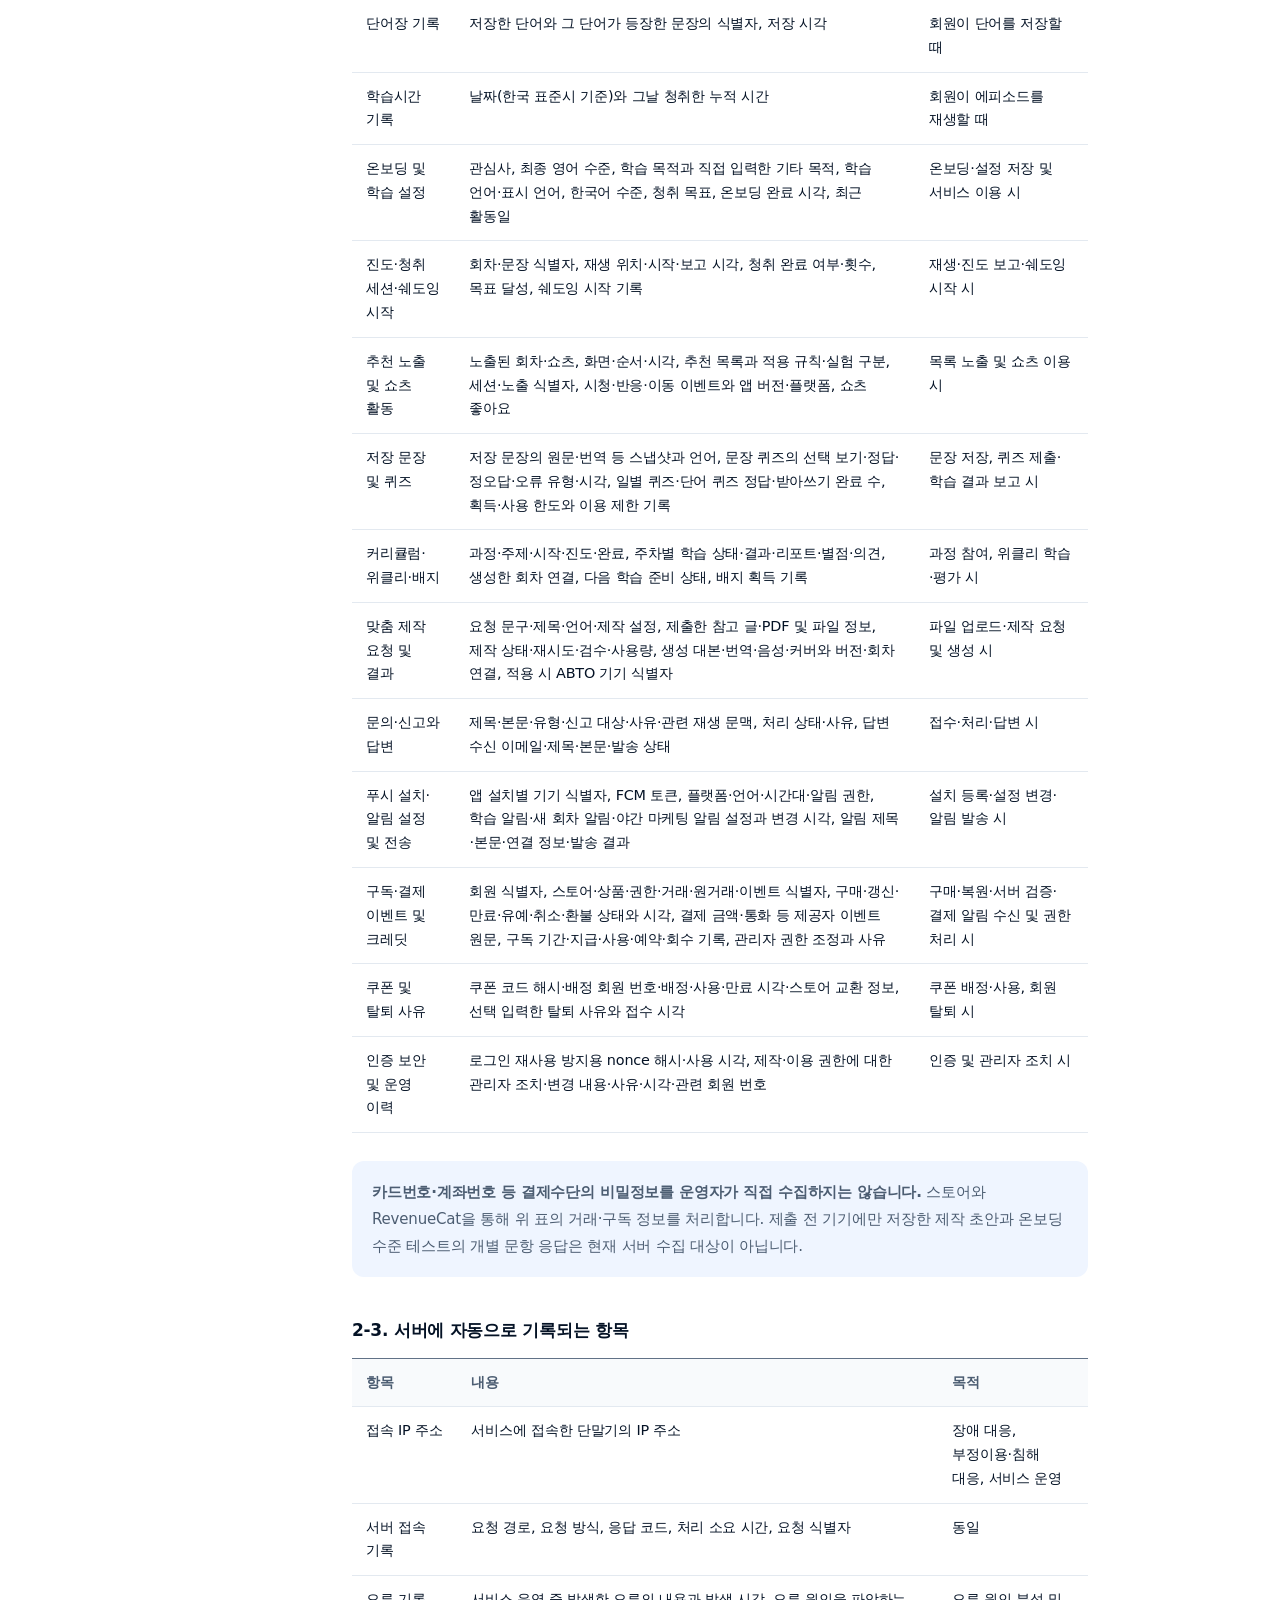
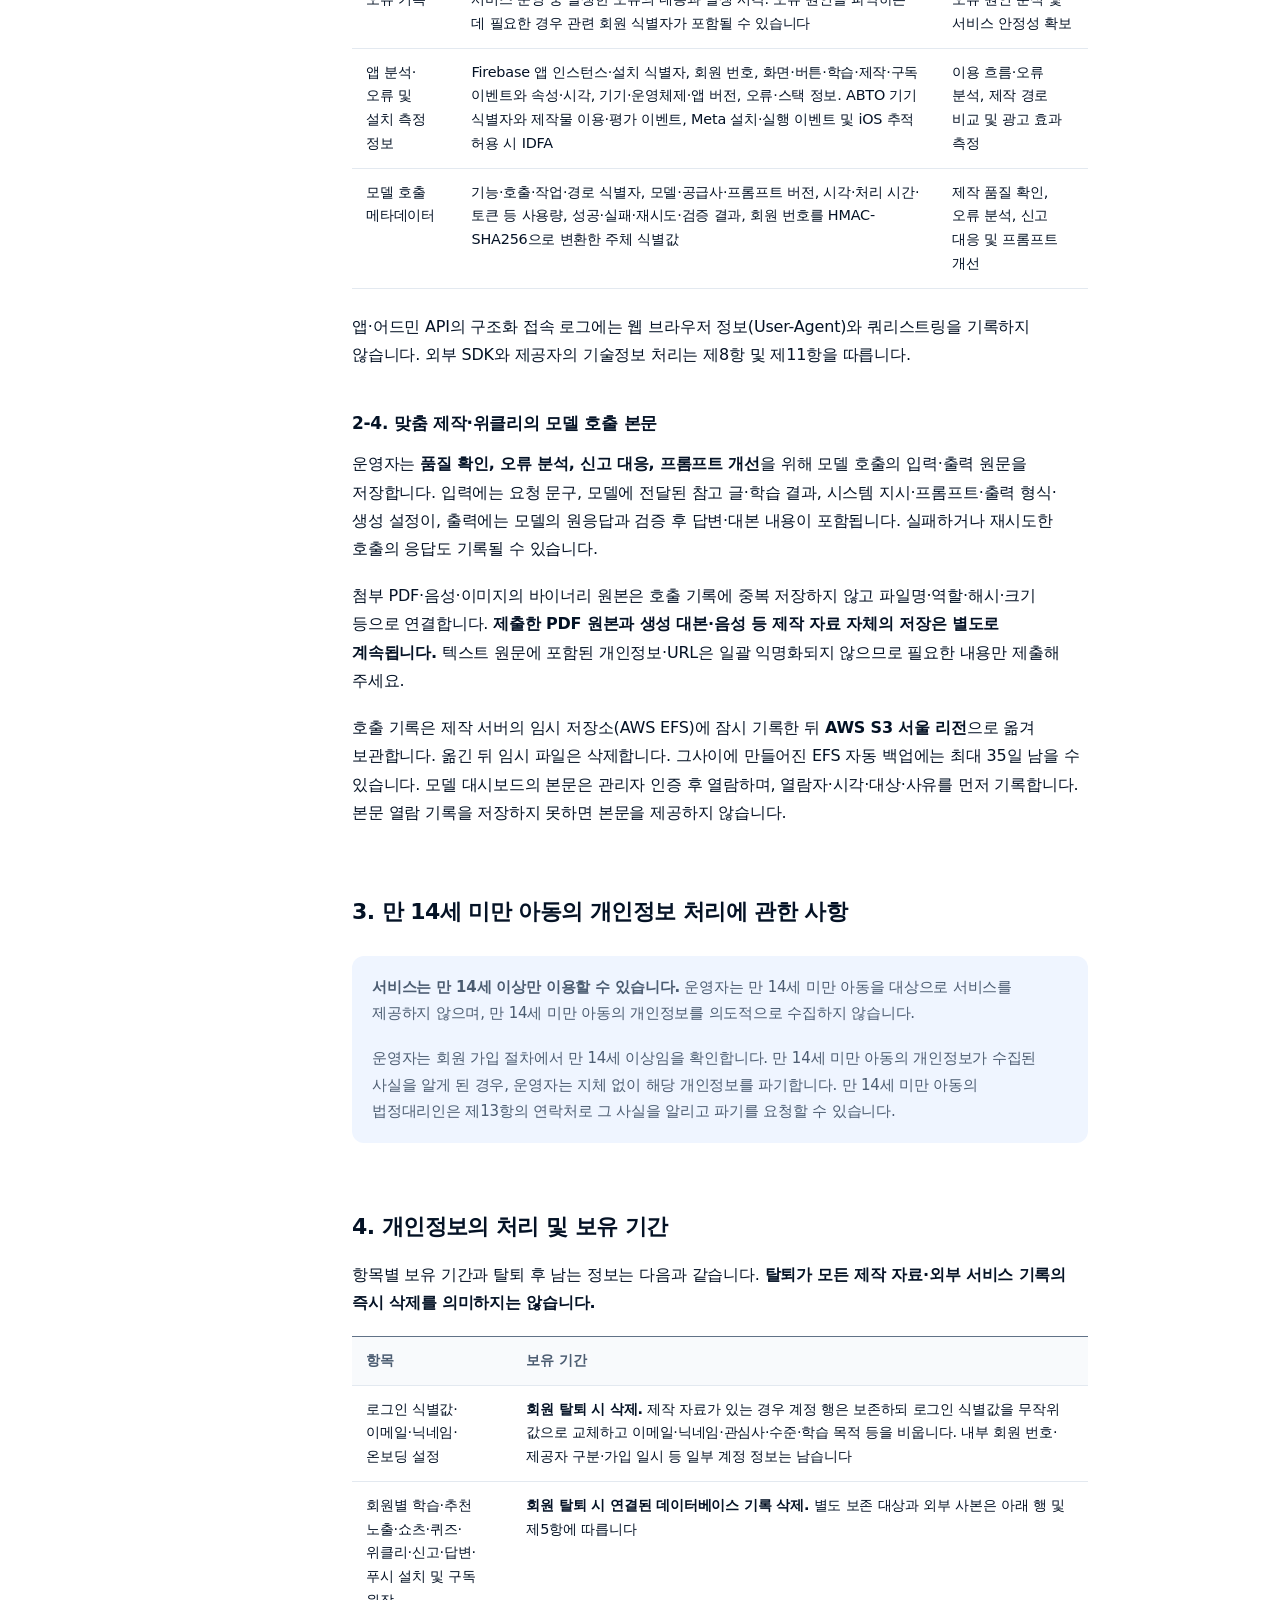
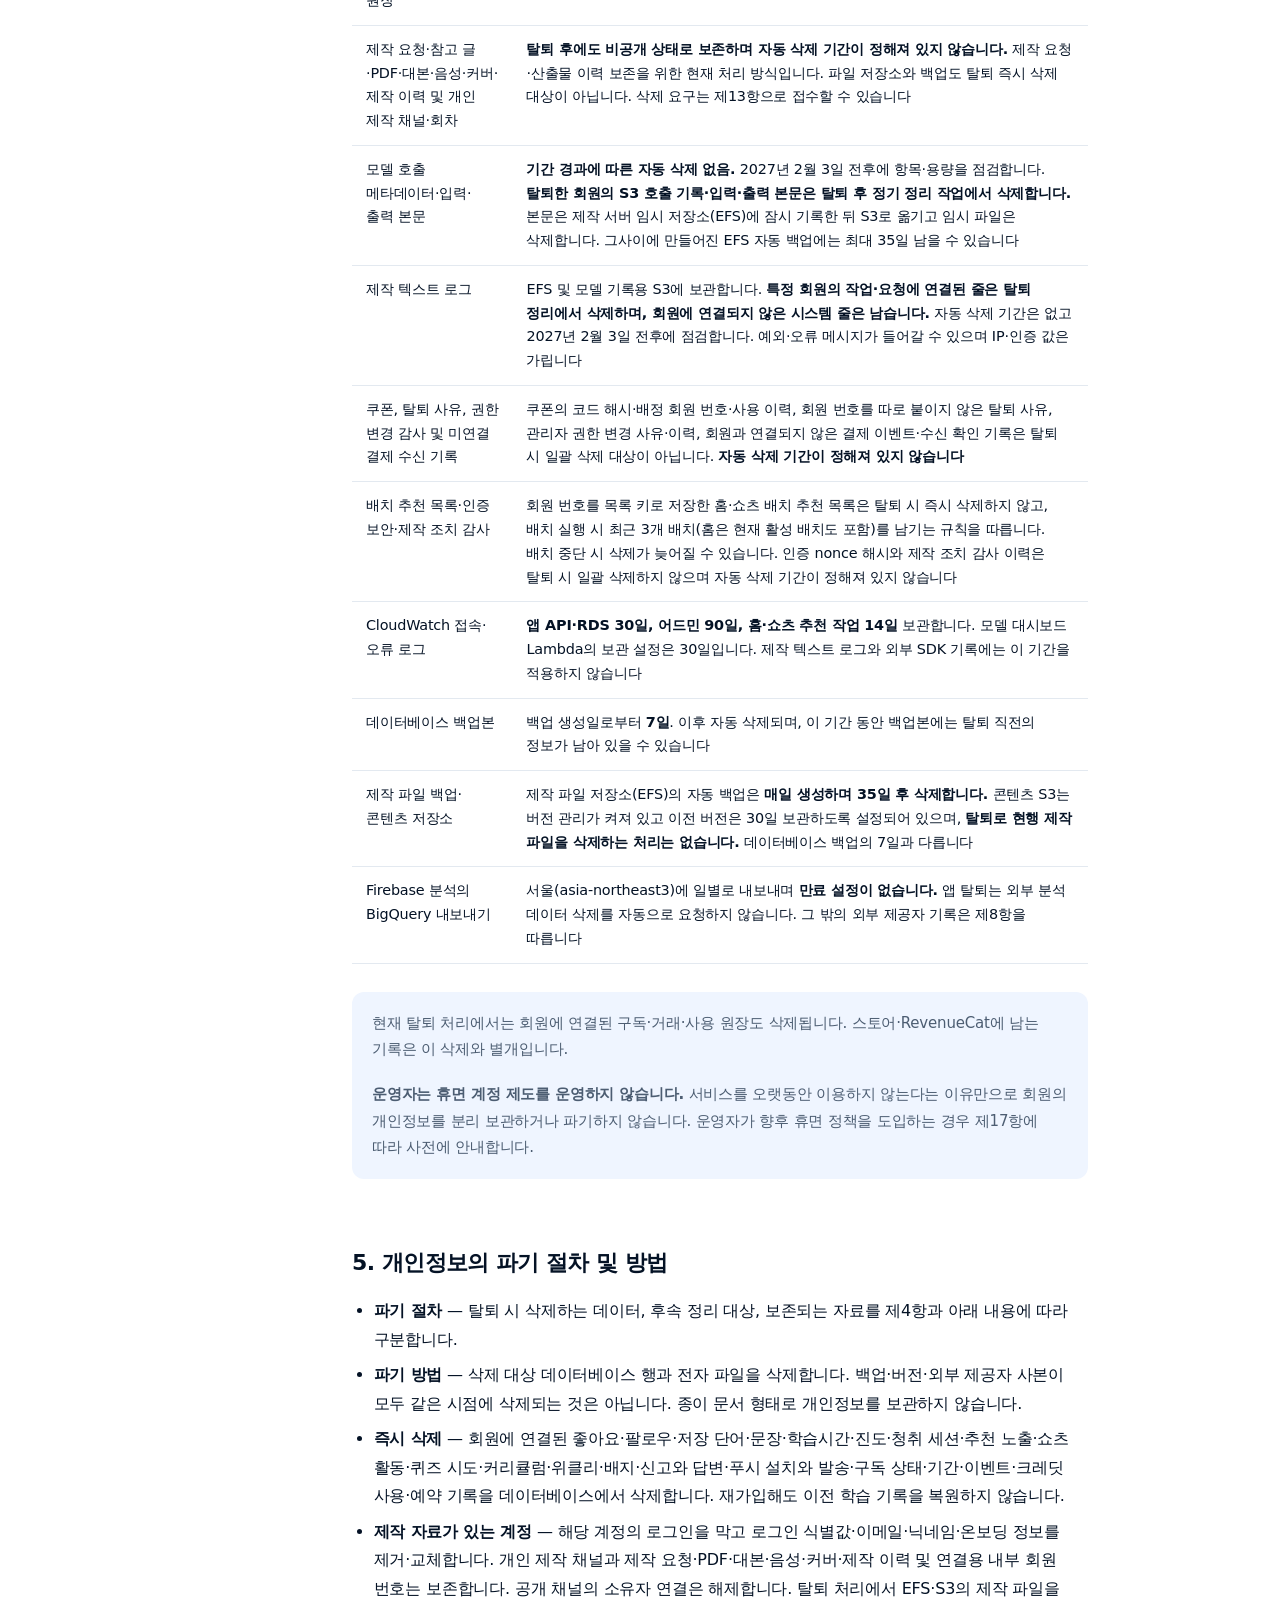
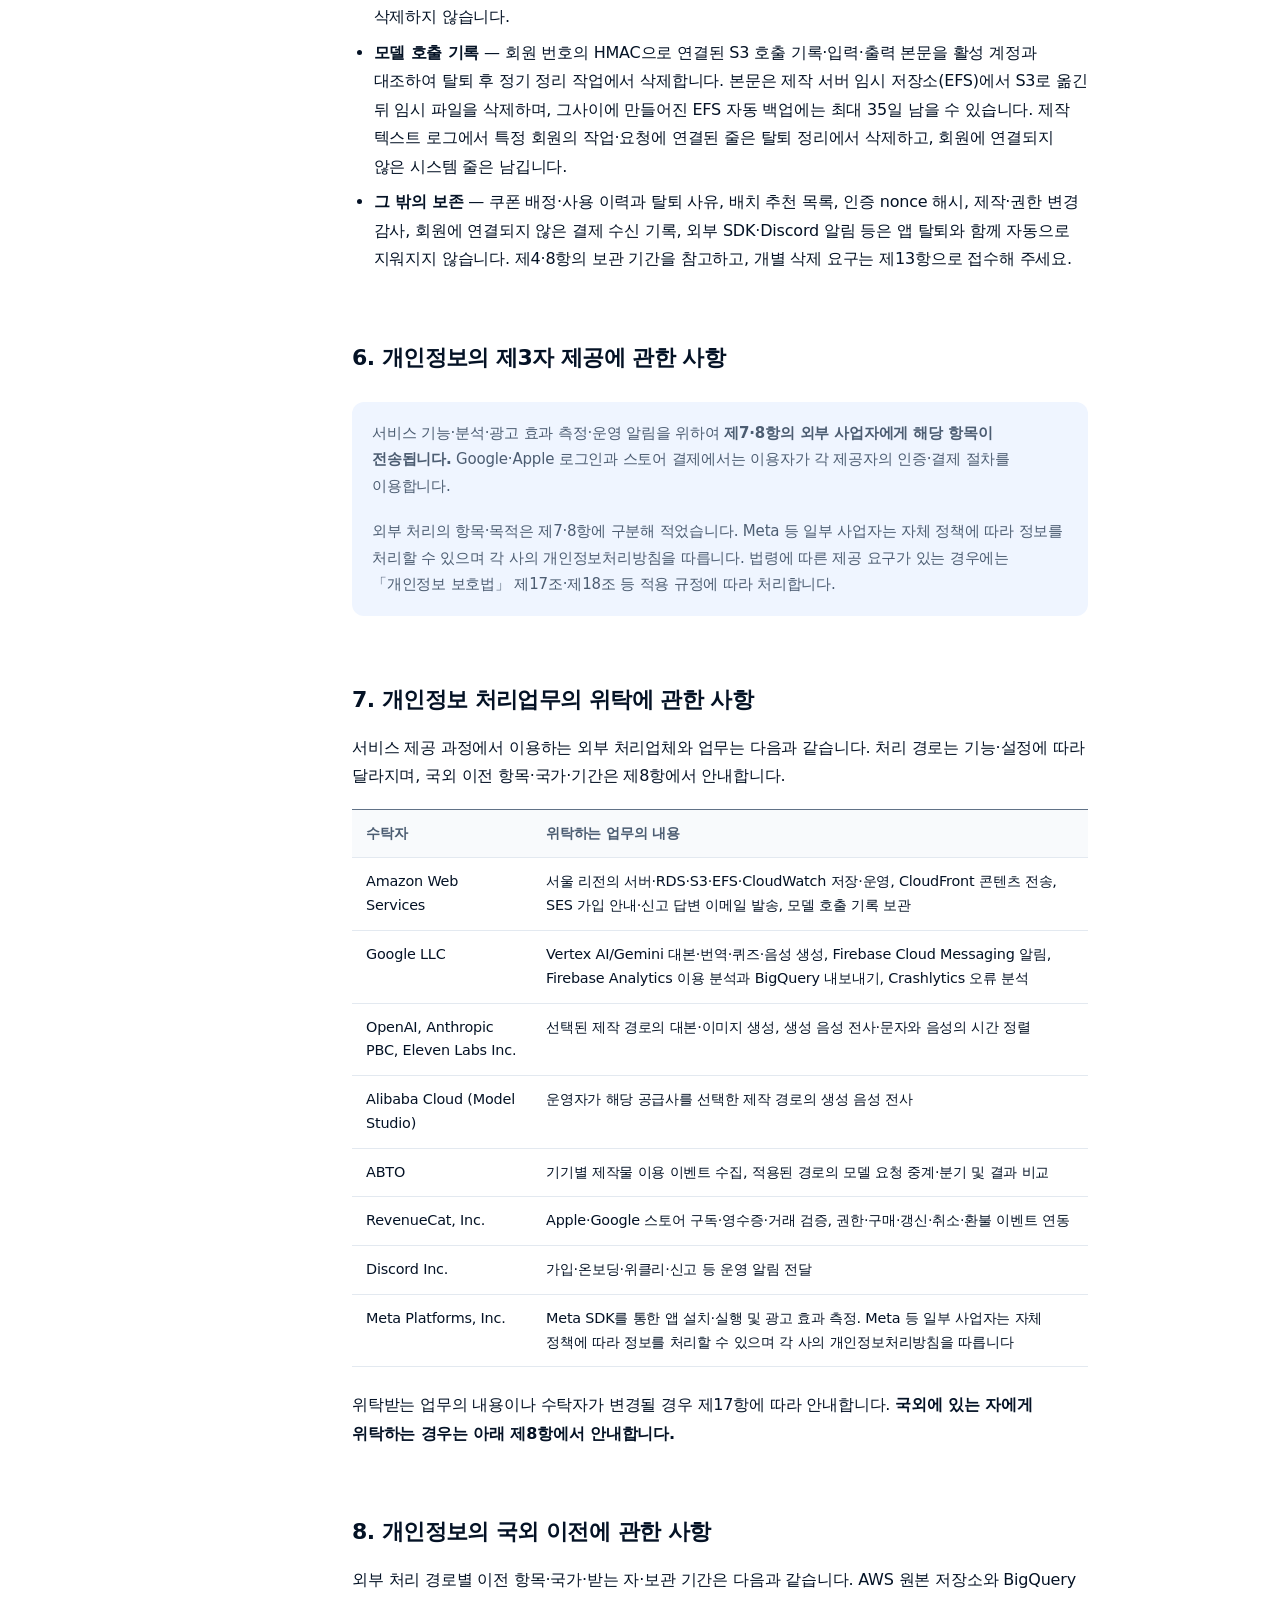
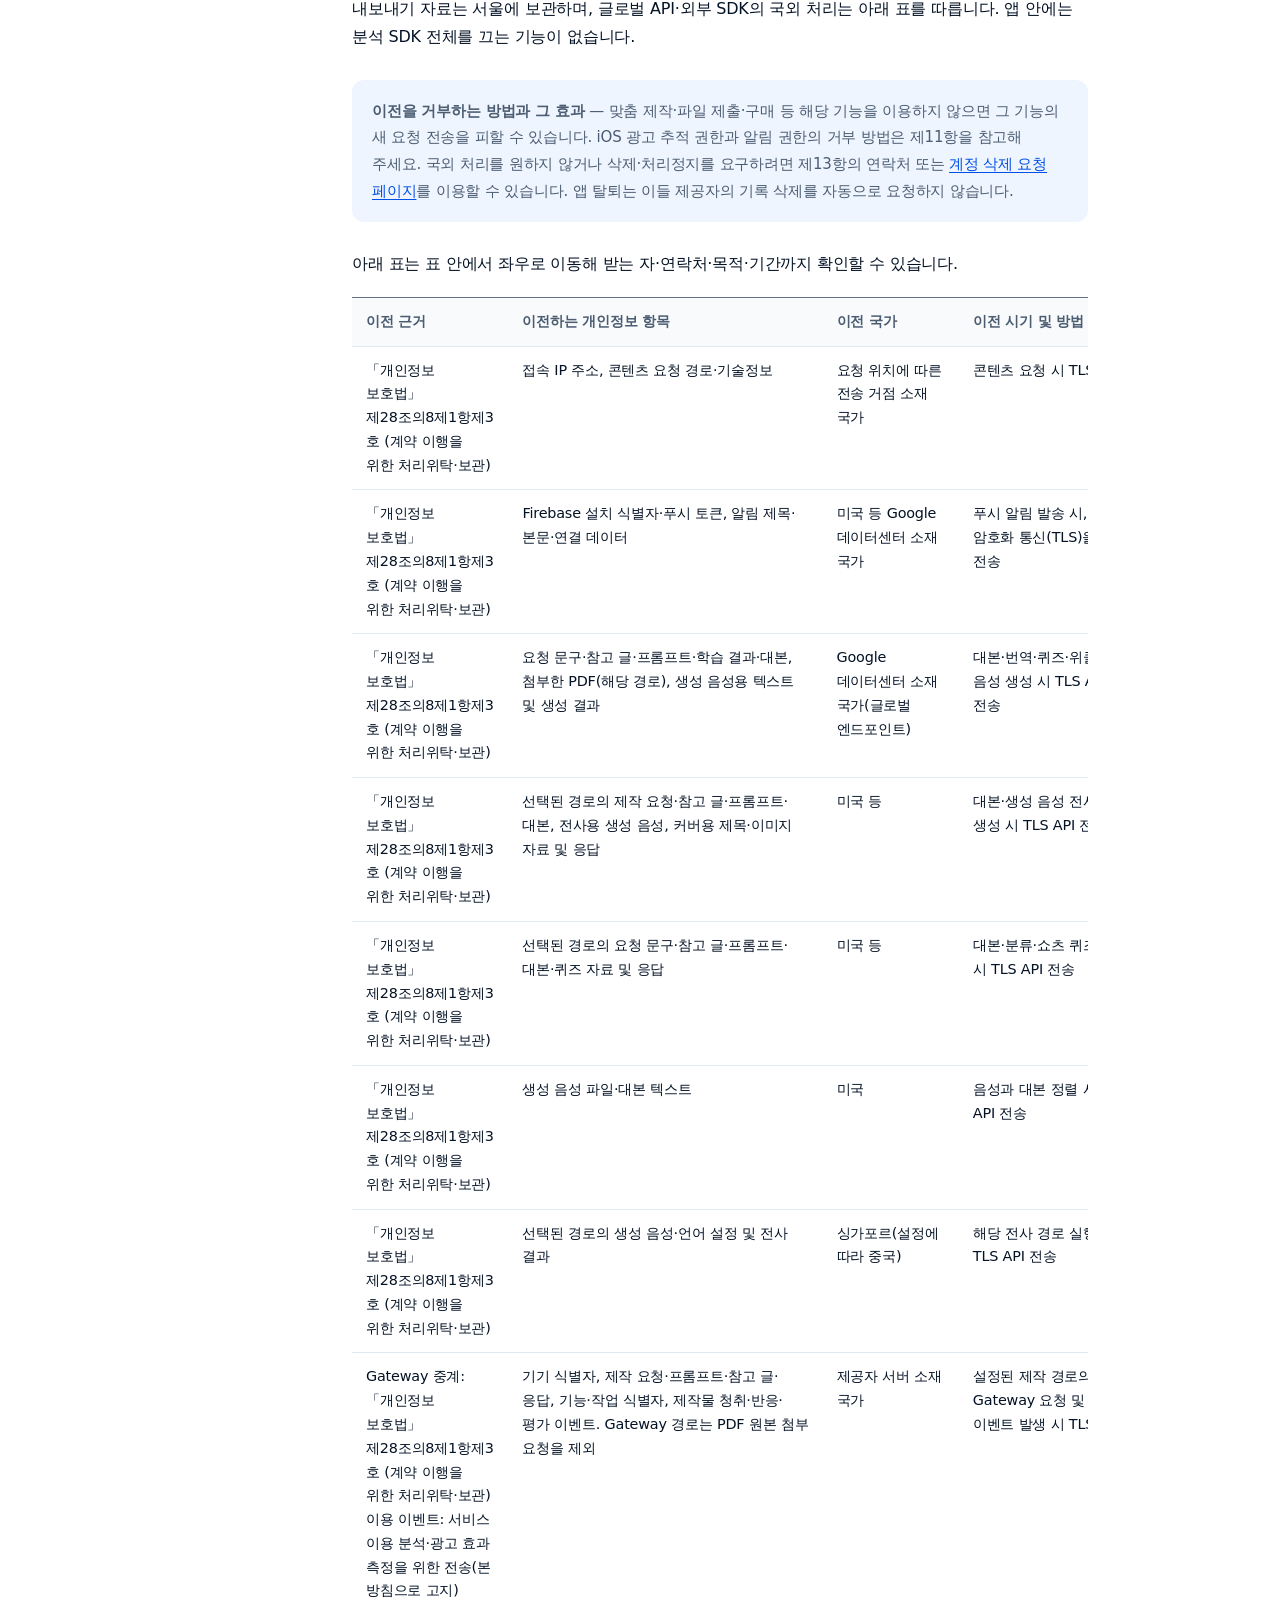
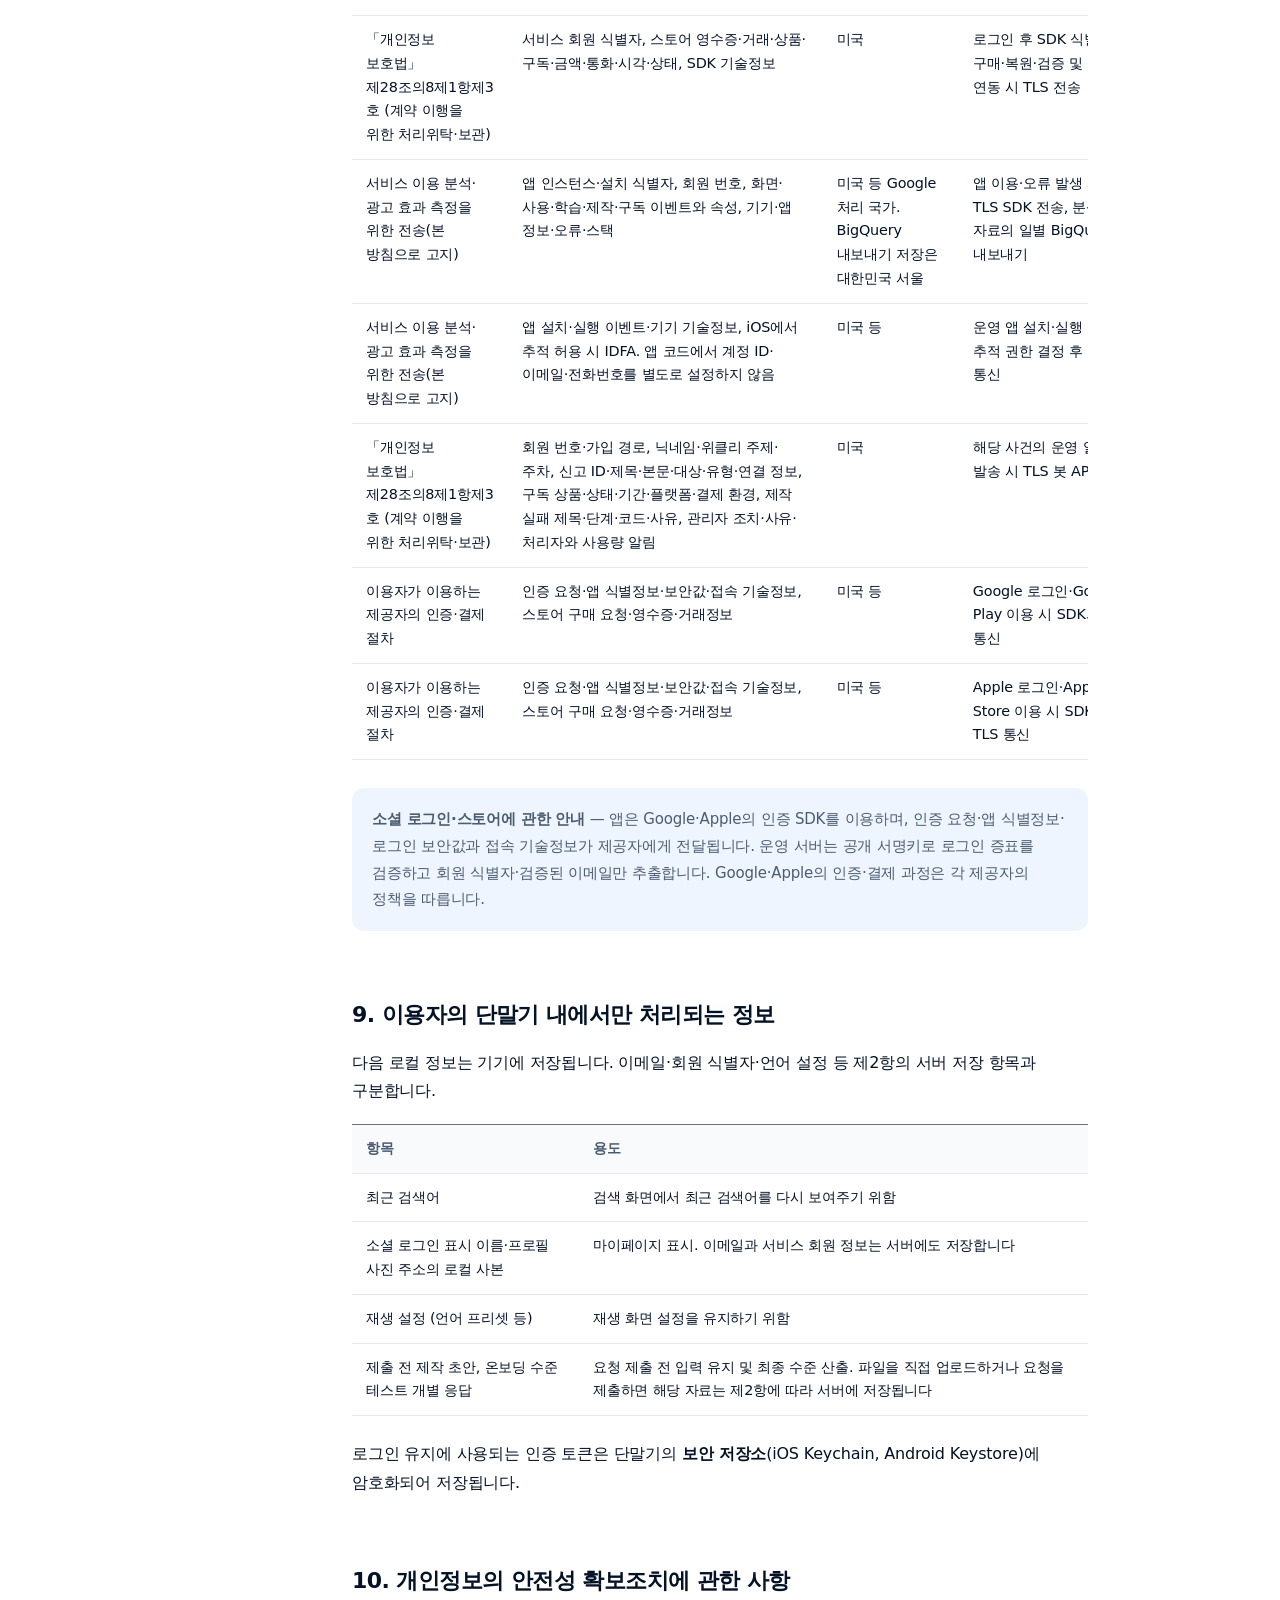
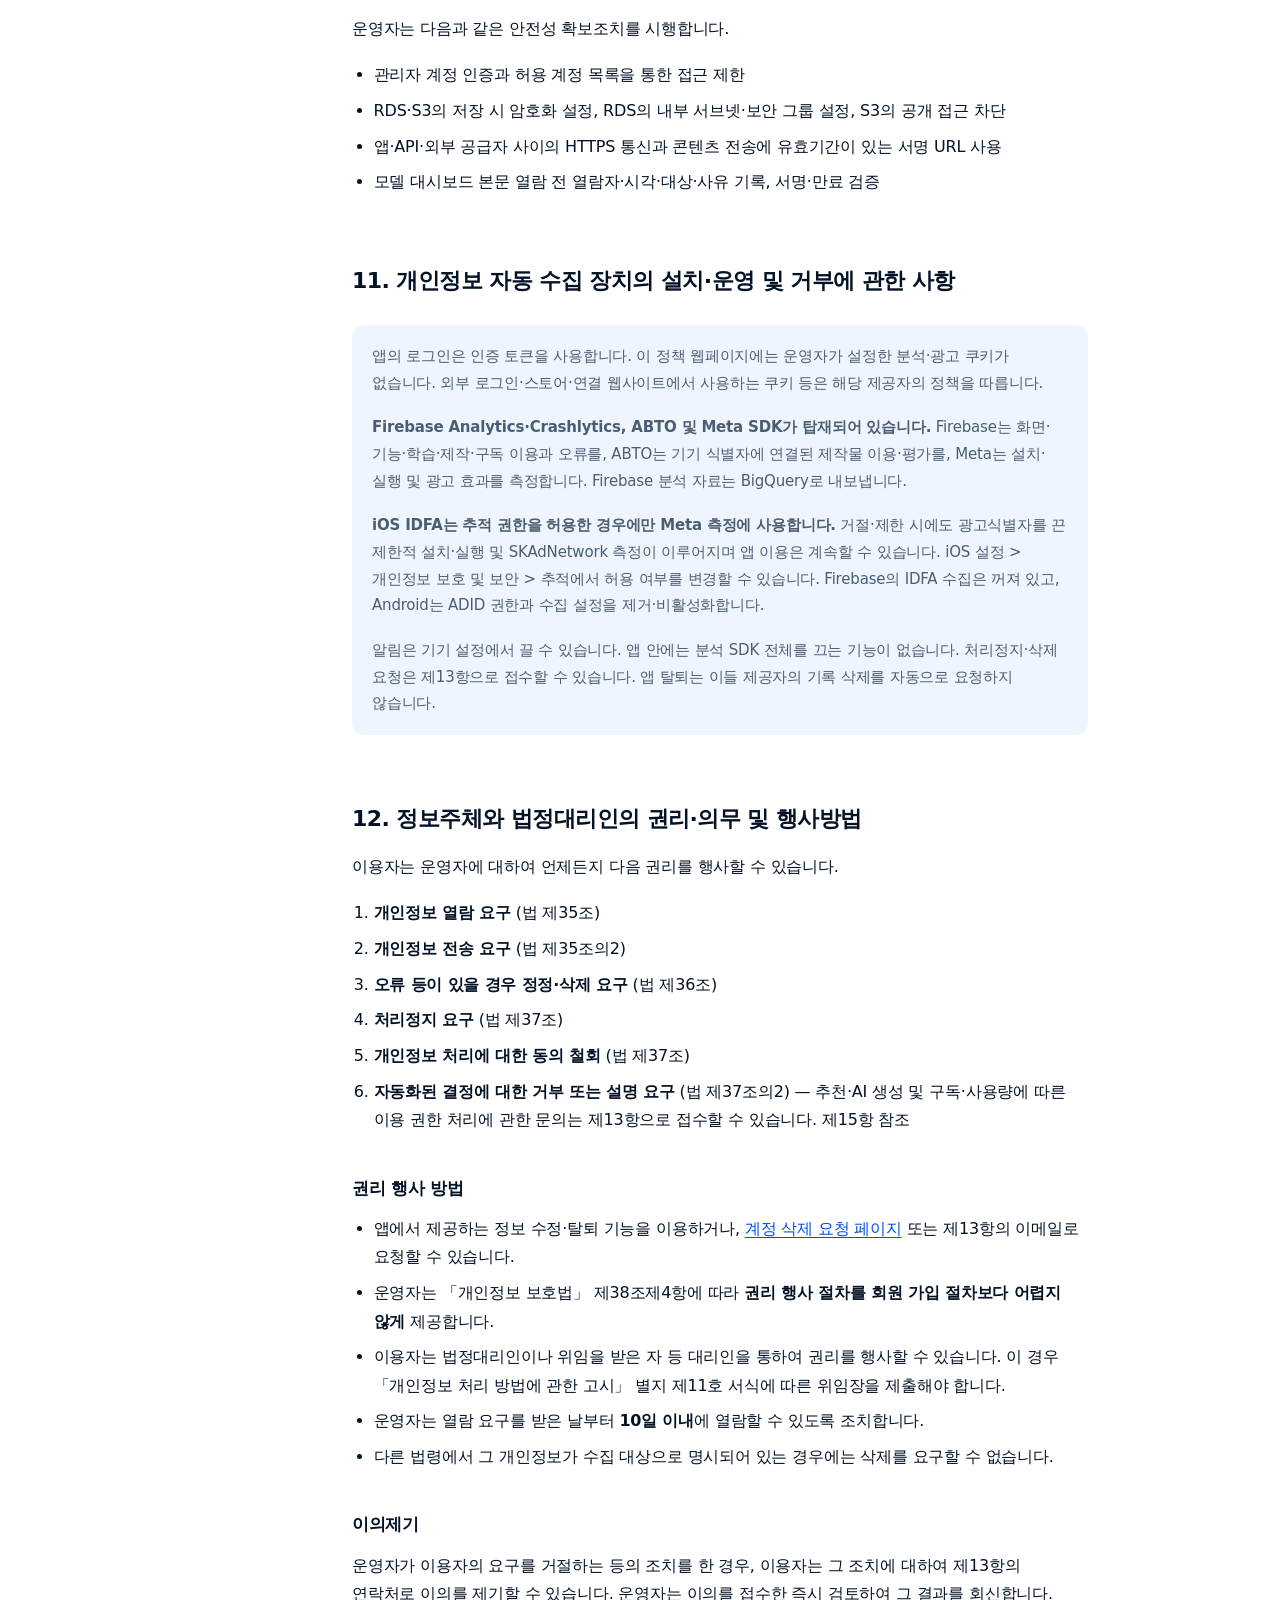
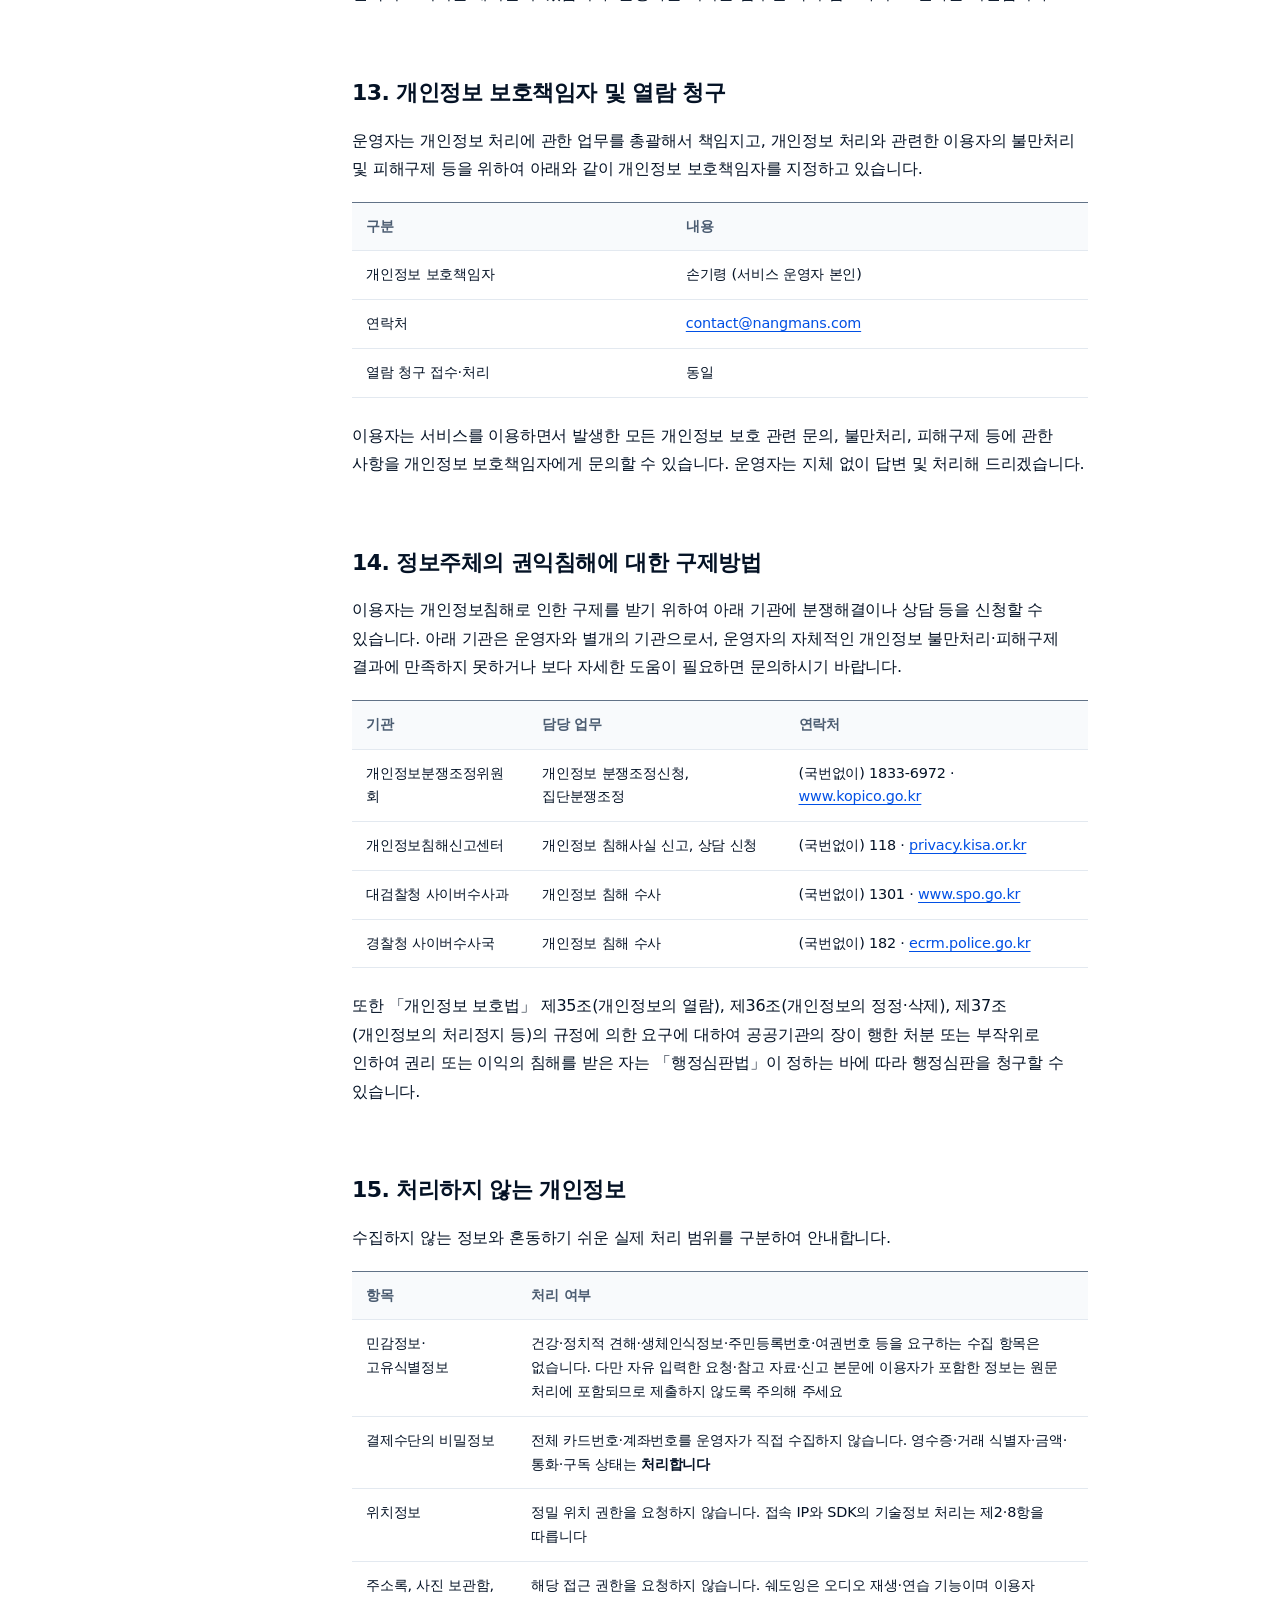
<file: privacy.html>
<!DOCTYPE html>
<html lang="ko">
<head>
<meta charset="utf-8">
<meta name="viewport" content="width=device-width, initial-scale=1">
<title>개인정보 처리방침 · 들리(deulli)</title>
<meta name="description" content="들리(deulli) 개인정보 처리방침">
<meta name="robots" content="index, follow">
<link rel="canonical" href="https://deulli.policy.nangmans.com/privacy">
<meta property="og:type" content="website">
<meta property="og:locale" content="ko_KR">
<meta property="og:site_name" content="들리(deulli)">
<meta property="og:title" content="개인정보 처리방침 · 들리(deulli)">
<meta property="og:description" content="들리(deulli) 개인정보 처리방침">
<meta property="og:url" content="https://deulli.policy.nangmans.com/privacy">
<link rel="icon" type="image/svg+xml" href="/logo.svg">
<link rel="stylesheet" href="/styles.css">
</head>
<body>

<a class="skip-link" href="#main-content">본문으로 건너뛰기</a>

<header class="site-header">
	<div class="site-header-inner">
		<a class="brand" href="/terms" aria-label="들리 정책 및 약관">
			<img class="brand-logo" src="/logo.svg" alt="" width="32" height="32">
			<span>들리 <small>deulli</small></span>
		</a>
		<nav class="policy-tabs" aria-label="정책 문서">
			<a href="/support">고객지원</a>
			<a href="/terms">이용약관</a>
			<a href="/privacy" aria-current="page">개인정보 처리방침</a>
			<a href="/refund">결제·환불</a>
			<a href="/account-deletion">계정 삭제</a>
			<a href="/licenses">출처·라이선스</a>
		</nav>
	</div>
</header>

<main class="wrap has-toc" id="main-content">

<header class="doc">
	<p class="eyebrow">정책 및 약관</p>
	<h1>개인정보 처리방침</h1>
	<p class="meta">시행일 2026년 11월 6일 · 버전 1.1</p>
</header>

<div class="document-shell">
	<aside class="toc-column" aria-label="개인정보 처리방침 목차">
		<details class="toc-disclosure" open>
		<summary>목차</summary>
		<nav class="toc" aria-label="개인정보 처리방침 세부 목차">
			<ol>
				<li><a href="#s1">개인정보의 처리 목적</a></li>
				<li><a href="#s2">처리하는 개인정보의 항목</a></li>
				<li><a href="#s3">만 14세 미만 아동의 개인정보 처리에 관한 사항</a></li>
				<li><a href="#s4">개인정보의 처리 및 보유 기간</a></li>
				<li><a href="#s5">개인정보의 파기 절차 및 방법</a></li>
				<li><a href="#s6">개인정보의 제3자 제공에 관한 사항</a></li>
				<li><a href="#s7">개인정보 처리업무의 위탁에 관한 사항</a></li>
				<li><a href="#s8">개인정보의 국외 이전에 관한 사항</a></li>
				<li><a href="#s9">이용자의 단말기 내에서만 처리되는 정보</a></li>
				<li><a href="#s10">개인정보의 안전성 확보조치에 관한 사항</a></li>
				<li><a href="#s11">개인정보 자동 수집 장치의 설치·운영 및 거부에 관한 사항</a></li>
				<li><a href="#s12">정보주체와 법정대리인의 권리·의무 및 행사방법</a></li>
				<li><a href="#s13">개인정보 보호책임자 및 열람 청구</a></li>
				<li><a href="#s14">정보주체의 권익침해에 대한 구제방법</a></li>
				<li><a href="#s15">처리하지 않는 개인정보</a></li>
				<li><a href="#s16">회원 탈퇴 및 계정 삭제</a></li>
				<li><a href="#s17">개인정보 처리방침의 변경</a></li>
			</ol>
		</nav>
		</details>
		<script>(function(){var d=document.currentScript.previousElementSibling;if(d&&window.matchMedia("(max-width: 60rem)").matches)d.removeAttribute("open");})();</script>
	</aside>

	<article class="document-body">
		<div class="note">
			<p><strong>2026년 11월 6일 개정 안내</strong> · 실제 서비스의 학습·제작·구독 처리와 외부 서비스 이용, 보관·탈퇴 처리 범위를 반영했습니다. 맞춤 제작·위클리의 모델 호출 입력·출력 본문 저장은 이 고지 적용 후 시작합니다. 아래는 <a href="/privacy-v1-0">이전 버전(1.0)</a>과의 주요 변경 전후 대조표이며, 자세한 내용은 각 항에서 확인할 수 있습니다.</p>
		</div>
		<div class="table-scroll" role="region" aria-label="개인정보 처리방침 변경 전후 대조표" tabindex="0">
		<table>
		<tbody>
			<tr><th>항 번호</th><th>변경 전</th><th>변경 후</th><th>이유</th></tr>
			<tr><td>서문, 제1·2항</td><td>좋아요·팔로우·단어장·학습시간 중심, 결제정보 미수집</td><td>온보딩·진도·청취 세션·노출·쇼츠·퀴즈·위클리·제작·신고·푸시·구독·쿠폰·탈퇴 사유와 호출 기록 명시</td><td>실제 수집 항목·목적 반영</td></tr>
			<tr><td>제4·5·16항</td><td>탈퇴 시 계정·학습 기록 즉시 삭제, 로그 모두 30일</td><td>즉시 삭제와 제작 자료·쿠폰 등의 보존을 구분하고, 호출 기록·회원 연결 로그의 정기 삭제 및 EFS 백업 35일 안내</td><td>실제 보관·삭제 범위 반영</td></tr>
			<tr><td>제6·7·8항</td><td>AWS 위탁, CloudFront·FCM 국외 이전만 안내</td><td>모델 공급사·ABTO·RevenueCat·Firebase·Meta·Discord 및 로그인 처리 안내, 이전 국가·보관 기간 명시</td><td>외부 처리 경로 반영</td></tr>
			<tr><td>제9·10항</td><td>표시 정보는 단말기에만 저장, 포괄적 안전성 조치</td><td>서버 수집 항목과 구분하고 접근 제한·암호화·본문 열람 기록 안내</td><td>실제 보호조치 반영</td></tr>
			<tr><td>제11·12·15항</td><td>광고·분석 SDK 미탑재, 광고식별자·가명정보 미사용</td><td>Firebase·ABTO·Meta 측정과 iOS 추적 권한, HMAC 식별 및 추천·AI 생성 설명</td><td>앱 SDK와 처리 방식 반영</td></tr>
			<tr><td>제17항</td><td>2026년 7월 29일 최초 제정</td><td>1.1 시행일과 이전 버전 링크, 변경 대조표 추가</td><td>개정 이력 제공</td></tr>
		</tbody>
		</table>
		</div>
		<p>손기령(이하 &ldquo;운영자&rdquo;)은 「개인정보 보호법」 제30조에 따라 정보주체의 개인정보를 보호하고 이와 관련한 고충을 신속하고 원활하게 처리할 수 있도록 하기 위하여 다음과 같이 개인정보 처리방침을 수립·공개합니다.</p>

		<p>운영자는 영어 청취 학습 앱 <strong>들리(deulli)</strong>(이하 &ldquo;서비스&rdquo;)를 제공합니다. 서비스는 학습 기록을 이용한 추천·개인화와 생성형 AI 제작 기능을 제공하며, Firebase·ABTO를 통한 이용 분석, Firebase Crashlytics를 통한 오류 분석, Meta SDK를 통한 설치·실행 및 광고 효과 측정을 수행합니다. 처리 항목과 외부 전송, 기기의 추적 권한은 아래에서 안내합니다.</p>

<h2 id="s1">1. 개인정보의 처리 목적</h2>
<p>운영자는 다음의 목적으로 개인정보를 처리하며, 목적이 변경되는 경우에는 「개인정보 보호법」 제18조에 따라 별도의 동의를 받는 등 필요한 조치를 이행합니다.</p>
<div class="table-scroll">
<table>
<tbody>
	<tr><th>처리 목적</th><th>구체적 내용</th></tr>
	<tr><td>회원 가입 및 관리</td><td>소셜 로그인을 통한 회원 식별·인증, 중복 가입 방지, 회원 자격 유지·관리, <strong>가입 완료 안내 이메일 발송</strong>, 서비스 부정이용 방지, 회원 탈퇴 처리</td></tr>
	<tr><td>서비스 제공 및 개인화</td><td>에피소드 재생, 영/한 스크립트 싱크, 좋아요·채널 팔로우·단어장·저장 문장, 진도·학습시간·스트릭·퀴즈·커리큘럼 관리, 관심사·수준·학습 활동에 따른 추천, 맞춤 제작 및 위클리 콘텐츠·리포트 생성</td></tr>
	<tr><td>구독 및 결제 관리</td><td>스토어 구매·복원·갱신·취소·환불에 따른 권한 확인, 생성 크레딧 지급·사용·예약 관리, 쿠폰 배정·사용 확인</td></tr>
	<tr><td>고객 응대</td><td>문의 접수 및 처리, 처리 결과 회신, 분쟁 조정을 위한 기록 보존</td></tr>
	<tr><td>서비스 운영 및 보안</td><td>장애 대응, 오류 원인 분석, 서비스 안정성 확보, 제작 품질 확인·신고 대응·프롬프트 개선을 위한 모델 호출 기록 확인, 운영 알림</td></tr>
	<tr><td>이용 분석 및 광고 효과 측정</td><td>화면·기능 사용과 학습·제작 흐름 분석, 앱 설치·실행 및 유입 광고 효과 측정</td></tr>
</tbody>
</table>
</div>

<h2 id="s2">2. 처리하는 개인정보의 항목</h2>

<h3>2-1. 회원 가입 시 수집하는 항목</h3>
<p>운영자는 별도의 아이디·비밀번호를 만들지 않고 <strong>Google 또는 Apple 계정으로만</strong> 로그인할 수 있는 방식을 사용합니다. 로그인에 연결되는 기본 회원 정보는 다음과 같습니다.</p>
<div class="table-scroll">
<table>
<tbody>
	<tr><th>구분</th><th>항목</th><th>내용</th><th>수집 시점·방법</th></tr>
	<tr><td><strong>필수</strong></td><td>소셜 로그인 제공자 구분</td><td>Google 또는 Apple</td><td>최초 로그인 시, 제공자가 발급한 ID 토큰 검증 결과에서 자동 수집</td></tr>
	<tr><td><strong>필수</strong></td><td>제공자 고유 식별자, 서비스 회원 식별자</td><td>제공자가 회원별로 부여한 식별 문자열과 서비스가 발급하는 내부 회원 번호. 인증 및 회원별 데이터 연결에 사용합니다</td><td>동일</td></tr>
	<tr><td><strong>필수</strong></td><td>가입 일시</td><td>—</td><td>최초 로그인 시 서버 자동 기록</td></tr>
	<tr><td>선택</td><td>이메일 주소</td><td>소셜 로그인 제공자가 <strong>검증된 이메일임을 확인해 준 경우에만</strong> 저장합니다. Apple 로그인에서 &ldquo;이메일 가리기&rdquo;를 선택하면 Apple이 생성한 전달용 주소(@privaterelay.appleid.com)가 저장됩니다</td><td>동일</td></tr>
	<tr><td>선택</td><td>닉네임</td><td>회원이 직접 설정한 경우에만 저장</td><td>회원이 프로필에서 입력할 때</td></tr>
</tbody>
</table>
</div>
<div class="note">
	<p>운영자는 소셜 로그인 제공자로부터 <strong>이름, 프로필 사진, 성별, 생년월일, 전화번호, 친구 목록을 받지 않으며 저장하지도 않습니다.</strong> Apple 로그인 시 이용자가 이름 제공에 동의하더라도, 그 이름은 이용자의 단말기 안에서 화면 표시용으로만 쓰이고 운영자의 서버로 전송되지 않습니다.</p>
</div>

<h3>2-2. 서비스 이용 과정에서 생성·수집되는 항목</h3>
<div class="table-scroll">
<table>
<tbody>
	<tr><th>항목</th><th>내용</th><th>수집 시점</th></tr>
	<tr><td>좋아요 기록</td><td>에피소드 식별자, 저장 시각</td><td>회원이 좋아요를 누를 때</td></tr>
	<tr><td>채널 팔로우 기록</td><td>채널 식별자, 저장 시각</td><td>회원이 채널을 팔로우할 때</td></tr>
	<tr><td>단어장 기록</td><td>저장한 단어와 그 단어가 등장한 문장의 식별자, 저장 시각</td><td>회원이 단어를 저장할 때</td></tr>
	<tr><td>학습시간 기록</td><td>날짜(한국 표준시 기준)와 그날 청취한 누적 시간</td><td>회원이 에피소드를 재생할 때</td></tr>
	<tr><td>온보딩 및 학습 설정</td><td>관심사, 최종 영어 수준, 학습 목적과 직접 입력한 기타 목적, 학습 언어·표시 언어, 한국어 수준, 청취 목표, 온보딩 완료 시각, 최근 활동일</td><td>온보딩·설정 저장 및 서비스 이용 시</td></tr>
	<tr><td>진도·청취 세션·쉐도잉 시작</td><td>회차·문장 식별자, 재생 위치·시작·보고 시각, 청취 완료 여부·횟수, 목표 달성, 쉐도잉 시작 기록</td><td>재생·진도 보고·쉐도잉 시작 시</td></tr>
	<tr><td>추천 노출 및 쇼츠 활동</td><td>노출된 회차·쇼츠, 화면·순서·시각, 추천 목록과 적용 규칙·실험 구분, 세션·노출 식별자, 시청·반응·이동 이벤트와 앱 버전·플랫폼, 쇼츠 좋아요</td><td>목록 노출 및 쇼츠 이용 시</td></tr>
	<tr><td>저장 문장 및 퀴즈</td><td>저장 문장의 원문·번역 등 스냅샷과 언어, 문장 퀴즈의 선택 보기·정답·정오답·오류 유형·시각, 일별 퀴즈·단어 퀴즈 정답·받아쓰기 완료 수, 획득·사용 한도와 이용 제한 기록</td><td>문장 저장, 퀴즈 제출·학습 결과 보고 시</td></tr>
	<tr><td>커리큘럼·위클리·배지</td><td>과정·주제·시작·진도·완료, 주차별 학습 상태·결과·리포트·별점·의견, 생성한 회차 연결, 다음 학습 준비 상태, 배지 획득 기록</td><td>과정 참여, 위클리 학습·평가 시</td></tr>
	<tr><td>맞춤 제작 요청 및 결과</td><td>요청 문구·제목·언어·제작 설정, 제출한 참고 글·PDF 및 파일 정보, 제작 상태·재시도·검수·사용량, 생성 대본·번역·음성·커버와 버전·회차 연결, 적용 시 ABTO 기기 식별자</td><td>파일 업로드·제작 요청 및 생성 시</td></tr>
	<tr><td>문의·신고와 답변</td><td>제목·본문·유형·신고 대상·사유·관련 재생 문맥, 처리 상태·사유, 답변 수신 이메일·제목·본문·발송 상태</td><td>접수·처리·답변 시</td></tr>
	<tr><td>푸시 설치·알림 설정 및 전송</td><td>앱 설치별 기기 식별자, FCM 토큰, 플랫폼·언어·시간대·알림 권한, 학습 알림·새 회차 알림·야간 마케팅 알림 설정과 변경 시각, 알림 제목·본문·연결 정보·발송 결과</td><td>설치 등록·설정 변경·알림 발송 시</td></tr>
	<tr><td>구독·결제 이벤트 및 크레딧</td><td>회원 식별자, 스토어·상품·권한·거래·원거래·이벤트 식별자, 구매·갱신·만료·유예·취소·환불 상태와 시각, 결제 금액·통화 등 제공자 이벤트 원문, 구독 기간·지급·사용·예약·회수 기록, 관리자 권한 조정과 사유</td><td>구매·복원·서버 검증·결제 알림 수신 및 권한 처리 시</td></tr>
	<tr><td>쿠폰 및 탈퇴 사유</td><td>쿠폰 코드 해시·배정 회원 번호·배정·사용·만료 시각·스토어 교환 정보, 선택 입력한 탈퇴 사유와 접수 시각</td><td>쿠폰 배정·사용, 회원 탈퇴 시</td></tr>
	<tr><td>인증 보안 및 운영 이력</td><td>로그인 재사용 방지용 nonce 해시·사용 시각, 제작·이용 권한에 대한 관리자 조치·변경 내용·사유·시각·관련 회원 번호</td><td>인증 및 관리자 조치 시</td></tr>
</tbody>
</table>
</div>
<div class="note">
	<p><strong>카드번호·계좌번호 등 결제수단의 비밀정보를 운영자가 직접 수집하지는 않습니다.</strong> 스토어와 RevenueCat을 통해 위 표의 거래·구독 정보를 처리합니다. 제출 전 기기에만 저장한 제작 초안과 온보딩 수준 테스트의 개별 문항 응답은 현재 서버 수집 대상이 아닙니다.</p>
</div>

<h3>2-3. 서버에 자동으로 기록되는 항목</h3>
<div class="table-scroll">
<table>
<tbody>
	<tr><th>항목</th><th>내용</th><th>목적</th></tr>
	<tr><td>접속 IP 주소</td><td>서비스에 접속한 단말기의 IP 주소</td><td>장애 대응, 부정이용·침해 대응, 서비스 운영</td></tr>
	<tr><td>서버 접속 기록</td><td>요청 경로, 요청 방식, 응답 코드, 처리 소요 시간, 요청 식별자</td><td>동일</td></tr>
	<tr><td>오류 기록</td><td>서비스 운영 중 발생한 오류의 내용과 발생 시각. 오류 원인을 파악하는 데 필요한 경우 관련 회원 식별자가 포함될 수 있습니다</td><td>오류 원인 분석 및 서비스 안정성 확보</td></tr>
	<tr><td>앱 분석·오류 및 설치 측정 정보</td><td>Firebase 앱 인스턴스·설치 식별자, 회원 번호, 화면·버튼·학습·제작·구독 이벤트와 속성·시각, 기기·운영체제·앱 버전, 오류·스택 정보. ABTO 기기 식별자와 제작물 이용·평가 이벤트, Meta 설치·실행 이벤트 및 iOS 추적 허용 시 IDFA</td><td>이용 흐름·오류 분석, 제작 경로 비교 및 광고 효과 측정</td></tr>
	<tr><td>모델 호출 메타데이터</td><td>기능·호출·작업·경로 식별자, 모델·공급사·프롬프트 버전, 시각·처리 시간·토큰 등 사용량, 성공·실패·재시도·검증 결과, 회원 번호를 HMAC-SHA256으로 변환한 주체 식별값</td><td>제작 품질 확인, 오류 분석, 신고 대응 및 프롬프트 개선</td></tr>
</tbody>
</table>
</div>
<p>앱·어드민 API의 구조화 접속 로그에는 웹 브라우저 정보(User-Agent)와 쿼리스트링을 기록하지 않습니다. 외부 SDK와 제공자의 기술정보 처리는 제8항 및 제11항을 따릅니다.</p>

<h3>2-4. 맞춤 제작·위클리의 모델 호출 본문</h3>
<p>운영자는 <strong>품질 확인, 오류 분석, 신고 대응, 프롬프트 개선</strong>을 위해 모델 호출의 입력·출력 원문을 저장합니다. 입력에는 요청 문구, 모델에 전달된 참고 글·학습 결과, 시스템 지시·프롬프트·출력 형식·생성 설정이, 출력에는 모델의 원응답과 검증 후 답변·대본 내용이 포함됩니다. 실패하거나 재시도한 호출의 응답도 기록될 수 있습니다.</p>
<p>첨부 PDF·음성·이미지의 바이너리 원본은 호출 기록에 중복 저장하지 않고 파일명·역할·해시·크기 등으로 연결합니다. <strong>제출한 PDF 원본과 생성 대본·음성 등 제작 자료 자체의 저장은 별도로 계속됩니다.</strong> 텍스트 원문에 포함된 개인정보·URL은 일괄 익명화되지 않으므로 필요한 내용만 제출해 주세요.</p>
<p>호출 기록은 제작 서버의 임시 저장소(AWS EFS)에 잠시 기록한 뒤 <strong>AWS S3 서울 리전</strong>으로 옮겨 보관합니다. 옮긴 뒤 임시 파일은 삭제합니다. 그사이에 만들어진 EFS 자동 백업에는 최대 35일 남을 수 있습니다. 모델 대시보드의 본문은 관리자 인증 후 열람하며, 열람자·시각·대상·사유를 먼저 기록합니다. 본문 열람 기록을 저장하지 못하면 본문을 제공하지 않습니다.</p>

<h2 id="s3">3. 만 14세 미만 아동의 개인정보 처리에 관한 사항</h2>
<div class="note">
	<p><strong>서비스는 만 14세 이상만 이용할 수 있습니다.</strong> 운영자는 만 14세 미만 아동을 대상으로 서비스를 제공하지 않으며, 만 14세 미만 아동의 개인정보를 의도적으로 수집하지 않습니다.</p>
	<p>운영자는 회원 가입 절차에서 만 14세 이상임을 확인합니다. 만 14세 미만 아동의 개인정보가 수집된 사실을 알게 된 경우, 운영자는 지체 없이 해당 개인정보를 파기합니다. 만 14세 미만 아동의 법정대리인은 제13항의 연락처로 그 사실을 알리고 파기를 요청할 수 있습니다.</p>
</div>

<h2 id="s4">4. 개인정보의 처리 및 보유 기간</h2>
<p>항목별 보유 기간과 탈퇴 후 남는 정보는 다음과 같습니다. <strong>탈퇴가 모든 제작 자료·외부 서비스 기록의 즉시 삭제를 의미하지는 않습니다.</strong></p>
<div class="table-scroll">
<table>
<tbody>
	<tr><th>항목</th><th>보유 기간</th></tr>
	<tr><td>로그인 식별값·이메일·닉네임·온보딩 설정</td><td><strong>회원 탈퇴 시 삭제.</strong> 제작 자료가 있는 경우 계정 행은 보존하되 로그인 식별값을 무작위 값으로 교체하고 이메일·닉네임·관심사·수준·학습 목적 등을 비웁니다. 내부 회원 번호·제공자 구분·가입 일시 등 일부 계정 정보는 남습니다</td></tr>
	<tr><td>회원별 학습·추천 노출·쇼츠·퀴즈·위클리·신고·답변·푸시 설치 및 구독 원장</td><td><strong>회원 탈퇴 시 연결된 데이터베이스 기록 삭제.</strong> 별도 보존 대상과 외부 사본은 아래 행 및 제5항에 따릅니다</td></tr>
	<tr><td>제작 요청·참고 글·PDF·대본·음성·커버·제작 이력 및 개인 제작 채널·회차</td><td><strong>탈퇴 후에도 비공개 상태로 보존하며 자동 삭제 기간이 정해져 있지 않습니다.</strong> 제작 요청·산출물 이력 보존을 위한 현재 처리 방식입니다. 파일 저장소와 백업도 탈퇴 즉시 삭제 대상이 아닙니다. 삭제 요구는 제13항으로 접수할 수 있습니다</td></tr>
	<tr><td>모델 호출 메타데이터·입력·출력 본문</td><td><strong>기간 경과에 따른 자동 삭제 없음.</strong> 2027년 2월 3일 전후에 항목·용량을 점검합니다. <strong>탈퇴한 회원의 S3 호출 기록·입력·출력 본문은 탈퇴 후 정기 정리 작업에서 삭제합니다.</strong> 본문은 제작 서버 임시 저장소(EFS)에 잠시 기록한 뒤 S3로 옮기고 임시 파일은 삭제합니다. 그사이에 만들어진 EFS 자동 백업에는 최대 35일 남을 수 있습니다</td></tr>
	<tr><td>제작 텍스트 로그</td><td>EFS 및 모델 기록용 S3에 보관합니다. <strong>특정 회원의 작업·요청에 연결된 줄은 탈퇴 정리에서 삭제하며, 회원에 연결되지 않은 시스템 줄은 남습니다.</strong> 자동 삭제 기간은 없고 2027년 2월 3일 전후에 점검합니다. 예외·오류 메시지가 들어갈 수 있으며 IP·인증 값은 가립니다</td></tr>
	<tr><td>쿠폰, 탈퇴 사유, 권한 변경 감사 및 미연결 결제 수신 기록</td><td>쿠폰의 코드 해시·배정 회원 번호·사용 이력, 회원 번호를 따로 붙이지 않은 탈퇴 사유, 관리자 권한 변경 사유·이력, 회원과 연결되지 않은 결제 이벤트·수신 확인 기록은 탈퇴 시 일괄 삭제 대상이 아닙니다. <strong>자동 삭제 기간이 정해져 있지 않습니다</strong></td></tr>
	<tr><td>배치 추천 목록·인증 보안·제작 조치 감사</td><td>회원 번호를 목록 키로 저장한 홈·쇼츠 배치 추천 목록은 탈퇴 시 즉시 삭제하지 않고, 배치 실행 시 최근 3개 배치(홈은 현재 활성 배치도 포함)를 남기는 규칙을 따릅니다. 배치 중단 시 삭제가 늦어질 수 있습니다. 인증 nonce 해시와 제작 조치 감사 이력은 탈퇴 시 일괄 삭제하지 않으며 자동 삭제 기간이 정해져 있지 않습니다</td></tr>
	<tr><td>CloudWatch 접속·오류 로그</td><td><strong>앱 API·RDS 30일, 어드민 90일, 홈·쇼츠 추천 작업 14일</strong> 보관합니다. 모델 대시보드 Lambda의 보관 설정은 30일입니다. 제작 텍스트 로그와 외부 SDK 기록에는 이 기간을 적용하지 않습니다</td></tr>
	<tr><td>데이터베이스 백업본</td><td>백업 생성일로부터 <strong>7일</strong>. 이후 자동 삭제되며, 이 기간 동안 백업본에는 탈퇴 직전의 정보가 남아 있을 수 있습니다</td></tr>
	<tr><td>제작 파일 백업·콘텐츠 저장소</td><td>제작 파일 저장소(EFS)의 자동 백업은 <strong>매일 생성하며 35일 후 삭제합니다.</strong> 콘텐츠 S3는 버전 관리가 켜져 있고 이전 버전은 30일 보관하도록 설정되어 있으며, <strong>탈퇴로 현행 제작 파일을 삭제하는 처리는 없습니다.</strong> 데이터베이스 백업의 7일과 다릅니다</td></tr>
	<tr><td>Firebase 분석의 BigQuery 내보내기</td><td>서울(asia-northeast3)에 일별로 내보내며 <strong>만료 설정이 없습니다.</strong> 앱 탈퇴는 외부 분석 데이터 삭제를 자동으로 요청하지 않습니다. 그 밖의 외부 제공자 기록은 제8항을 따릅니다</td></tr>
</tbody>
</table>
</div>
<div class="note">
	<p>현재 탈퇴 처리에서는 회원에 연결된 구독·거래·사용 원장도 삭제됩니다. 스토어·RevenueCat에 남는 기록은 이 삭제와 별개입니다.</p>
	<p><strong>운영자는 휴면 계정 제도를 운영하지 않습니다.</strong> 서비스를 오랫동안 이용하지 않는다는 이유만으로 회원의 개인정보를 분리 보관하거나 파기하지 않습니다. 운영자가 향후 휴면 정책을 도입하는 경우 제17항에 따라 사전에 안내합니다.</p>
</div>

<h2 id="s5">5. 개인정보의 파기 절차 및 방법</h2>
<ul>
	<li><strong>파기 절차</strong> — 탈퇴 시 삭제하는 데이터, 후속 정리 대상, 보존되는 자료를 제4항과 아래 내용에 따라 구분합니다.</li>
	<li><strong>파기 방법</strong> — 삭제 대상 데이터베이스 행과 전자 파일을 삭제합니다. 백업·버전·외부 제공자 사본이 모두 같은 시점에 삭제되는 것은 아닙니다. 종이 문서 형태로 개인정보를 보관하지 않습니다.</li>
	<li><strong>즉시 삭제</strong> — 회원에 연결된 좋아요·팔로우·저장 단어·문장·학습시간·진도·청취 세션·추천 노출·쇼츠 활동·퀴즈 시도·커리큘럼·위클리·배지·신고와 답변·푸시 설치와 발송·구독 상태·기간·이벤트·크레딧 사용·예약 기록을 데이터베이스에서 삭제합니다. 재가입해도 이전 학습 기록을 복원하지 않습니다.</li>
	<li><strong>제작 자료가 있는 계정</strong> — 해당 계정의 로그인을 막고 로그인 식별값·이메일·닉네임·온보딩 정보를 제거·교체합니다. 개인 제작 채널과 제작 요청·PDF·대본·음성·커버·제작 이력 및 연결용 내부 회원 번호는 보존합니다. 공개 채널의 소유자 연결은 해제합니다. 탈퇴 처리에서 EFS·S3의 제작 파일을 삭제하지 않습니다.</li>
	<li><strong>모델 호출 기록</strong> — 회원 번호의 HMAC으로 연결된 S3 호출 기록·입력·출력 본문을 활성 계정과 대조하여 탈퇴 후 정기 정리 작업에서 삭제합니다. 본문은 제작 서버 임시 저장소(EFS)에서 S3로 옮긴 뒤 임시 파일을 삭제하며, 그사이에 만들어진 EFS 자동 백업에는 최대 35일 남을 수 있습니다. 제작 텍스트 로그에서 특정 회원의 작업·요청에 연결된 줄은 탈퇴 정리에서 삭제하고, 회원에 연결되지 않은 시스템 줄은 남깁니다.</li>
	<li><strong>그 밖의 보존</strong> — 쿠폰 배정·사용 이력과 탈퇴 사유, 배치 추천 목록, 인증 nonce 해시, 제작·권한 변경 감사, 회원에 연결되지 않은 결제 수신 기록, 외부 SDK·Discord 알림 등은 앱 탈퇴와 함께 자동으로 지워지지 않습니다. 제4·8항의 보관 기간을 참고하고, 개별 삭제 요구는 제13항으로 접수해 주세요.</li>
</ul>

<h2 id="s6">6. 개인정보의 제3자 제공에 관한 사항</h2>
<div class="note">
	<p>서비스 기능·분석·광고 효과 측정·운영 알림을 위하여 <strong>제7·8항의 외부 사업자에게 해당 항목이 전송됩니다.</strong> Google·Apple 로그인과 스토어 결제에서는 이용자가 각 제공자의 인증·결제 절차를 이용합니다.</p>
	<p>외부 처리의 항목·목적은 제7·8항에 구분해 적었습니다. Meta 등 일부 사업자는 자체 정책에 따라 정보를 처리할 수 있으며 각 사의 개인정보처리방침을 따릅니다. 법령에 따른 제공 요구가 있는 경우에는 「개인정보 보호법」 제17조·제18조 등 적용 규정에 따라 처리합니다.</p>
</div>

<h2 id="s7">7. 개인정보 처리업무의 위탁에 관한 사항</h2>
<p>서비스 제공 과정에서 이용하는 외부 처리업체와 업무는 다음과 같습니다. 처리 경로는 기능·설정에 따라 달라지며, 국외 이전 항목·국가·기간은 제8항에서 안내합니다.</p>
<div class="table-scroll">
<table>
<tbody>
	<tr><th>수탁자</th><th>위탁하는 업무의 내용</th></tr>
	<tr><td>Amazon Web Services</td><td>서울 리전의 서버·RDS·S3·EFS·CloudWatch 저장·운영, CloudFront 콘텐츠 전송, SES 가입 안내·신고 답변 이메일 발송, 모델 호출 기록 보관</td></tr>
	<tr><td>Google LLC</td><td>Vertex AI/Gemini 대본·번역·퀴즈·음성 생성, Firebase Cloud Messaging 알림, Firebase Analytics 이용 분석과 BigQuery 내보내기, Crashlytics 오류 분석</td></tr>
	<tr><td>OpenAI, Anthropic PBC, Eleven Labs Inc.</td><td>선택된 제작 경로의 대본·이미지 생성, 생성 음성 전사·문자와 음성의 시간 정렬</td></tr>
	<tr><td>Alibaba Cloud (Model Studio)</td><td>운영자가 해당 공급사를 선택한 제작 경로의 생성 음성 전사</td></tr>
	<tr><td>ABTO</td><td>기기별 제작물 이용 이벤트 수집, 적용된 경로의 모델 요청 중계·분기 및 결과 비교</td></tr>
	<tr><td>RevenueCat, Inc.</td><td>Apple·Google 스토어 구독·영수증·거래 검증, 권한·구매·갱신·취소·환불 이벤트 연동</td></tr>
	<tr><td>Discord Inc.</td><td>가입·온보딩·위클리·신고 등 운영 알림 전달</td></tr>
	<tr><td>Meta Platforms, Inc.</td><td>Meta SDK를 통한 앱 설치·실행 및 광고 효과 측정. Meta 등 일부 사업자는 자체 정책에 따라 정보를 처리할 수 있으며 각 사의 개인정보처리방침을 따릅니다</td></tr>
</tbody>
</table>
</div>
<p>위탁받는 업무의 내용이나 수탁자가 변경될 경우 제17항에 따라 안내합니다. <strong>국외에 있는 자에게 위탁하는 경우는 아래 제8항에서 안내합니다.</strong></p>

<h2 id="s8">8. 개인정보의 국외 이전에 관한 사항</h2>
<p>외부 처리 경로별 이전 항목·국가·받는 자·보관 기간은 다음과 같습니다. AWS 원본 저장소와 BigQuery 내보내기 자료는 서울에 보관하며, 글로벌 API·외부 SDK의 국외 처리는 아래 표를 따릅니다. 앱 안에는 분석 SDK 전체를 끄는 기능이 없습니다.</p>
<div class="note">
	<p><strong>이전을 거부하는 방법과 그 효과</strong> — 맞춤 제작·파일 제출·구매 등 해당 기능을 이용하지 않으면 그 기능의 새 요청 전송을 피할 수 있습니다. iOS 광고 추적 권한과 알림 권한의 거부 방법은 제11항을 참고해 주세요. 국외 처리를 원하지 않거나 삭제·처리정지를 요구하려면 제13항의 연락처 또는 <a href="/account-deletion">계정 삭제 요청 페이지</a>를 이용할 수 있습니다. 앱 탈퇴는 이들 제공자의 기록 삭제를 자동으로 요청하지 않습니다.</p>
</div>
<p>아래 표는 표 안에서 좌우로 이동해 받는 자·연락처·목적·기간까지 확인할 수 있습니다.</p>
<div class="table-scroll" role="region" aria-label="개인정보 국외 이전 표" tabindex="0">
<table class="wide privacy-transfers">
<tbody>
	<tr><th>이전 근거</th><th>이전하는 개인정보 항목</th><th>이전 국가</th><th>이전 시기 및 방법</th><th>이전받는 자 (연락처)</th><th>이용 목적</th><th>보유 및 이용 기간</th></tr>
	<tr>
		<td>「개인정보 보호법」 제28조의8제1항제3호 (계약 이행을 위한 처리위탁·보관)</td>
		<td>접속 IP 주소, 콘텐츠 요청 경로·기술정보</td>
		<td>요청 위치에 따른 전송 거점 소재 국가</td>
		<td>콘텐츠 요청 시 TLS 전송</td>
		<td>Amazon Web Services, Inc.<br><a href="mailto:aws-korea-privacy@amazon.com">aws-korea-privacy@amazon.com</a></td>
		<td>오디오 콘텐츠의 전송 및 재생 속도 개선</td>
		<td>전송에 필요한 처리 및 제공자 기술 로그 보관 기준에 따름</td>
	</tr>
	<tr>
		<td>「개인정보 보호법」 제28조의8제1항제3호 (계약 이행을 위한 처리위탁·보관)</td>
		<td>Firebase 설치 식별자·푸시 토큰, 알림 제목·본문·연결 데이터</td>
		<td>미국 등 Google 데이터센터 소재 국가</td>
		<td>푸시 알림 발송 시, 암호화 통신(TLS)을 통해 전송</td>
		<td>Google LLC (Firebase Cloud Messaging) · <a href="https://support.google.com/policies/contact/general_privacy_form" rel="noopener noreferrer" target="_blank">개인정보 문의 양식</a></td>
		<td>앱 푸시 알림 발송</td>
		<td>미전달 메시지는 기본 최대 4주. 설치 식별자는 제공자 삭제 API 요청 전까지 보관하고 요청 후 최대 180일 내 삭제하는 <a href="https://firebase.google.com/support/privacy">공개 기준</a></td>
	</tr>
	<tr><td>「개인정보 보호법」 제28조의8제1항제3호 (계약 이행을 위한 처리위탁·보관)</td><td>요청 문구·참고 글·프롬프트·학습 결과·대본, 첨부한 PDF(해당 경로), 생성 음성용 텍스트 및 생성 결과</td><td>Google 데이터센터 소재 국가(글로벌 엔드포인트)</td><td>대본·번역·퀴즈·위클리·음성 생성 시 TLS API 전송</td><td>Google LLC (Vertex AI/Gemini)<br><a href="https://support.google.com/policies/contact/general_privacy_form">개인정보 문의 양식</a></td><td>콘텐츠 생성·번역·학습 자료 제공</td><td><a href="https://cloud.google.com/vertex-ai/generative-ai/docs/data-governance">Google의 기능·계약별 보관 기준</a>에 따름</td></tr>
	<tr><td>「개인정보 보호법」 제28조의8제1항제3호 (계약 이행을 위한 처리위탁·보관)</td><td>선택된 경로의 제작 요청·참고 글·프롬프트·대본, 전사용 생성 음성, 커버용 제목·이미지 자료 및 응답</td><td>미국 등</td><td>대본·생성 음성 전사·커버 생성 시 TLS API 전송</td><td>OpenAI<br><a href="mailto:dpo@openai.com">dpo@openai.com</a></td><td>대본·커버 생성 및 생성 음성의 전사·검증</td><td><a href="https://developers.openai.com/api/docs/guides/your-data">API 기본 기준</a>상 남용 감시 로그 최대 30일(법령·안전상 예외). 대본 요청은 store=false</td></tr>
	<tr><td>「개인정보 보호법」 제28조의8제1항제3호 (계약 이행을 위한 처리위탁·보관)</td><td>선택된 경로의 요청 문구·참고 글·프롬프트·대본·퀴즈 자료 및 응답</td><td>미국 등</td><td>대본·분류·쇼츠 퀴즈 생성 시 TLS API 전송</td><td>Anthropic PBC<br><a href="mailto:privacy@anthropic.com">privacy@anthropic.com</a></td><td>대본 및 학습 콘텐츠 생성·분류</td><td><a href="https://privacy.claude.com/en/articles/7996866-how-long-do-you-store-my-organization-s-data">상업용 API 기본 기준</a>상 입력·출력 30일 내 삭제(정책 위반·법령·별도 약정 등 예외)</td></tr>
	<tr><td>「개인정보 보호법」 제28조의8제1항제3호 (계약 이행을 위한 처리위탁·보관)</td><td>생성 음성 파일·대본 텍스트</td><td>미국</td><td>음성과 대본 정렬 시 TLS API 전송</td><td>Eleven Labs Inc.<br><a href="mailto:dpo@elevenlabs.io">dpo@elevenlabs.io</a></td><td>문자와 생성 음성의 시간 정렬</td><td><a href="https://elevenlabs.io/privacy-policy">공개 개인정보 안내</a>와 고객 계약에 따름</td></tr>
	<tr><td>「개인정보 보호법」 제28조의8제1항제3호 (계약 이행을 위한 처리위탁·보관)</td><td>선택된 경로의 생성 음성·언어 설정 및 전사 결과</td><td>싱가포르(설정에 따라 중국)</td><td>해당 전사 경로 실행 시 TLS API 전송</td><td>Alibaba Cloud (Model Studio)<br><a href="https://www.alibabacloud.com/help/en/model-studio/data-retention-policy">공개 보관 안내</a></td><td>생성 음성 전사</td><td>공개 기본 기준상 입력·응답 최대 30일(법령·보안상 예외)</td></tr>
	<tr><td>Gateway 중계: 「개인정보 보호법」 제28조의8제1항제3호 (계약 이행을 위한 처리위탁·보관)<br>이용 이벤트: 서비스 이용 분석·광고 효과 측정을 위한 전송(본 방침으로 고지)</td><td>기기 식별자, 제작 요청·프롬프트·참고 글·응답, 기능·작업 식별자, 제작물 청취·반응·평가 이벤트. Gateway 경로는 PDF 원본 첨부 요청을 제외</td><td>제공자 서버 소재 국가</td><td>설정된 제작 경로의 Gateway 요청 및 앱 이벤트 발생 시 TLS 전송</td><td>ABTO (gateway.abto.app, api.abto.app) · 문의는 <a href="#s13">제13항 연락처</a></td><td>모델 요청 중계·경로 비교와 제작물 이용 분석</td><td>제공자 기준에 따름</td></tr>
	<tr><td>「개인정보 보호법」 제28조의8제1항제3호 (계약 이행을 위한 처리위탁·보관)</td><td>서비스 회원 식별자, 스토어 영수증·거래·상품·구독·금액·통화·시각·상태, SDK 기술정보</td><td>미국</td><td>로그인 후 SDK 식별, 구매·복원·검증 및 이벤트 연동 시 TLS 전송</td><td>RevenueCat, Inc.<br><a href="mailto:compliance@revenuecat.com">compliance@revenuecat.com</a></td><td>구매 검증·구독 및 권한 관리</td><td><a href="https://www.revenuecat.com/dpa">고객 데이터 처리약정</a>에 따름</td></tr>
	<tr><td>서비스 이용 분석·광고 효과 측정을 위한 전송(본 방침으로 고지)</td><td>앱 인스턴스·설치 식별자, 회원 번호, 화면·사용·학습·제작·구독 이벤트와 속성, 기기·앱 정보·오류·스택</td><td>미국 등 Google 처리 국가. BigQuery 내보내기 저장은 대한민국 서울</td><td>앱 이용·오류 발생 시 TLS SDK 전송, 분석 자료의 일별 BigQuery 내보내기</td><td>Google LLC (Firebase Analytics·Crashlytics·BigQuery)<br><a href="https://support.google.com/policies/contact/general_privacy_form">개인정보 문의 양식</a></td><td>이용·오류 분석 및 분석 원자료 보관</td><td>Crashlytics는 <a href="https://firebase.google.com/support/privacy">공개 기준</a>상 90일 후 삭제 절차 개시. Analytics는 제공자 보관 기준에 따름. BigQuery는 만료 설정 없음</td></tr>
	<tr><td>서비스 이용 분석·광고 효과 측정을 위한 전송(본 방침으로 고지)</td><td>앱 설치·실행 이벤트·기기 기술정보, iOS에서 추적 허용 시 IDFA. 앱 코드에서 계정 ID·이메일·전화번호를 별도로 설정하지 않음</td><td>미국 등</td><td>운영 앱 설치·실행 및 iOS 추적 권한 결정 후 SDK 통신</td><td>Meta Platforms, Inc. · <a href="https://www.facebook.com/privacy/policy/">개인정보처리방침</a></td><td>설치·실행 및 광고 효과 측정</td><td>제공자 기준에 따름</td></tr>
	<tr><td>「개인정보 보호법」 제28조의8제1항제3호 (계약 이행을 위한 처리위탁·보관)</td><td>회원 번호·가입 경로, 닉네임·위클리 주제·주차, 신고 ID·제목·본문·대상·유형·연결 정보, 구독 상품·상태·기간·플랫폼·결제 환경, 제작 실패 제목·단계·코드·사유, 관리자 조치·사유·처리자와 사용량 알림</td><td>미국</td><td>해당 사건의 운영 알림 발송 시 TLS 봇 API 전송</td><td>Discord Inc.<br><a href="mailto:privacy@discord.com">privacy@discord.com</a></td><td>가입·학습·신고·구독·제작 장애 등 운영 상황 확인 및 대응</td><td>메시지 삭제 전까지 보존되는 <a href="https://discord.com/privacy">제공자 처리 기준</a>에 따름</td></tr>
	<tr><td>이용자가 이용하는 제공자의 인증·결제 절차</td><td>인증 요청·앱 식별정보·보안값·접속 기술정보, 스토어 구매 요청·영수증·거래정보</td><td>미국 등</td><td>Google 로그인·Google Play 이용 시 SDK의 TLS 통신</td><td>Google LLC<br><a href="https://support.google.com/policies/contact/general_privacy_form">개인정보 문의 양식</a></td><td>로그인 인증·스토어 구매 처리</td><td><a href="https://policies.google.com/privacy?hl=ko">제공자의 계정·거래별 보관 기준</a>에 따름</td></tr>
	<tr><td>이용자가 이용하는 제공자의 인증·결제 절차</td><td>인증 요청·앱 식별정보·보안값·접속 기술정보, 스토어 구매 요청·영수증·거래정보</td><td>미국 등</td><td>Apple 로그인·App Store 이용 시 SDK의 TLS 통신</td><td>Apple Inc.<br><a href="https://www.apple.com/legal/privacy/contact/">개인정보 문의</a></td><td>로그인 인증·스토어 구매 처리</td><td><a href="https://www.apple.com/legal/privacy/">제공자의 계정·거래별 보관 기준</a>에 따름</td></tr>
</tbody>
</table>
</div>
<div class="note">
	<p><strong>소셜 로그인·스토어에 관한 안내</strong> — 앱은 Google·Apple의 인증 SDK를 이용하며, 인증 요청·앱 식별정보·로그인 보안값과 접속 기술정보가 제공자에게 전달됩니다. 운영 서버는 공개 서명키로 로그인 증표를 검증하고 회원 식별자·검증된 이메일만 추출합니다. Google·Apple의 인증·결제 과정은 각 제공자의 정책을 따릅니다.</p>
</div>

<h2 id="s9">9. 이용자의 단말기 내에서만 처리되는 정보</h2>
<p>다음 로컬 정보는 기기에 저장됩니다. 이메일·회원 식별자·언어 설정 등 제2항의 서버 저장 항목과 구분합니다.</p>
<div class="table-scroll">
<table>
<tbody>
	<tr><th>항목</th><th>용도</th></tr>
	<tr><td>최근 검색어</td><td>검색 화면에서 최근 검색어를 다시 보여주기 위함</td></tr>
	<tr><td>소셜 로그인 표시 이름·프로필 사진 주소의 로컬 사본</td><td>마이페이지 표시. 이메일과 서비스 회원 정보는 서버에도 저장합니다</td></tr>
	<tr><td>재생 설정 (언어 프리셋 등)</td><td>재생 화면 설정을 유지하기 위함</td></tr>
	<tr><td>제출 전 제작 초안, 온보딩 수준 테스트 개별 응답</td><td>요청 제출 전 입력 유지 및 최종 수준 산출. 파일을 직접 업로드하거나 요청을 제출하면 해당 자료는 제2항에 따라 서버에 저장됩니다</td></tr>
</tbody>
</table>
</div>
<p>로그인 유지에 사용되는 인증 토큰은 단말기의 <strong>보안 저장소</strong>(iOS Keychain, Android Keystore)에 암호화되어 저장됩니다.</p>

<h2 id="s10">10. 개인정보의 안전성 확보조치에 관한 사항</h2>
<p>운영자는 다음과 같은 안전성 확보조치를 시행합니다.</p>
<ul>
	<li>관리자 계정 인증과 허용 계정 목록을 통한 접근 제한</li>
	<li>RDS·S3의 저장 시 암호화 설정, RDS의 내부 서브넷·보안 그룹 설정, S3의 공개 접근 차단</li>
	<li>앱·API·외부 공급자 사이의 HTTPS 통신과 콘텐츠 전송에 유효기간이 있는 서명 URL 사용</li>
	<li>모델 대시보드 본문 열람 전 열람자·시각·대상·사유 기록, 서명·만료 검증</li>
</ul>

<h2 id="s11">11. 개인정보 자동 수집 장치의 설치·운영 및 거부에 관한 사항</h2>
<div class="note">
	<p>앱의 로그인은 인증 토큰을 사용합니다. 이 정책 웹페이지에는 운영자가 설정한 분석·광고 쿠키가 없습니다. 외부 로그인·스토어·연결 웹사이트에서 사용하는 쿠키 등은 해당 제공자의 정책을 따릅니다.</p>
	<p><strong>Firebase Analytics·Crashlytics, ABTO 및 Meta SDK가 탑재되어 있습니다.</strong> Firebase는 화면·기능·학습·제작·구독 이용과 오류를, ABTO는 기기 식별자에 연결된 제작물 이용·평가를, Meta는 설치·실행 및 광고 효과를 측정합니다. Firebase 분석 자료는 BigQuery로 내보냅니다.</p>
	<p><strong>iOS IDFA는 추적 권한을 허용한 경우에만 Meta 측정에 사용합니다.</strong> 거절·제한 시에도 광고식별자를 끈 제한적 설치·실행 및 SKAdNetwork 측정이 이루어지며 앱 이용은 계속할 수 있습니다. iOS 설정 &gt; 개인정보 보호 및 보안 &gt; 추적에서 허용 여부를 변경할 수 있습니다. Firebase의 IDFA 수집은 꺼져 있고, Android는 ADID 권한과 수집 설정을 제거·비활성화합니다.</p>
	<p>알림은 기기 설정에서 끌 수 있습니다. 앱 안에는 분석 SDK 전체를 끄는 기능이 없습니다. 처리정지·삭제 요청은 제13항으로 접수할 수 있습니다. 앱 탈퇴는 이들 제공자의 기록 삭제를 자동으로 요청하지 않습니다.</p>
</div>

<h2 id="s12">12. 정보주체와 법정대리인의 권리·의무 및 행사방법</h2>
<p>이용자는 운영자에 대하여 언제든지 다음 권리를 행사할 수 있습니다.</p>
<ol>
	<li><strong>개인정보 열람 요구</strong> (법 제35조)</li>
	<li><strong>개인정보 전송 요구</strong> (법 제35조의2)</li>
	<li><strong>오류 등이 있을 경우 정정·삭제 요구</strong> (법 제36조)</li>
	<li><strong>처리정지 요구</strong> (법 제37조)</li>
	<li><strong>개인정보 처리에 대한 동의 철회</strong> (법 제37조)</li>
	<li><strong>자동화된 결정에 대한 거부 또는 설명 요구</strong> (법 제37조의2) — 추천·AI 생성 및 구독·사용량에 따른 이용 권한 처리에 관한 문의는 제13항으로 접수할 수 있습니다. 제15항 참조</li>
</ol>

<h3>권리 행사 방법</h3>
<ul>
	<li>앱에서 제공하는 정보 수정·탈퇴 기능을 이용하거나, <a href="/account-deletion">계정 삭제 요청 페이지</a> 또는 제13항의 이메일로 요청할 수 있습니다.</li>
	<li>운영자는 「개인정보 보호법」 제38조제4항에 따라 <strong>권리 행사 절차를 회원 가입 절차보다 어렵지 않게</strong> 제공합니다.</li>
	<li>이용자는 법정대리인이나 위임을 받은 자 등 대리인을 통하여 권리를 행사할 수 있습니다. 이 경우 「개인정보 처리 방법에 관한 고시」 별지 제11호 서식에 따른 위임장을 제출해야 합니다.</li>
	<li>운영자는 열람 요구를 받은 날부터 <strong>10일 이내</strong>에 열람할 수 있도록 조치합니다.</li>
	<li>다른 법령에서 그 개인정보가 수집 대상으로 명시되어 있는 경우에는 삭제를 요구할 수 없습니다.</li>
</ul>

<h3>이의제기</h3>
<p>운영자가 이용자의 요구를 거절하는 등의 조치를 한 경우, 이용자는 그 조치에 대하여 제13항의 연락처로 이의를 제기할 수 있습니다. 운영자는 이의를 접수한 즉시 검토하여 그 결과를 회신합니다.</p>

<h2 id="s13">13. 개인정보 보호책임자 및 열람 청구</h2>
<p>운영자는 개인정보 처리에 관한 업무를 총괄해서 책임지고, 개인정보 처리와 관련한 이용자의 불만처리 및 피해구제 등을 위하여 아래와 같이 개인정보 보호책임자를 지정하고 있습니다.</p>
<div class="table-scroll">
<table>
<tbody>
	<tr><th>구분</th><th>내용</th></tr>
	<tr><td>개인정보 보호책임자</td><td>손기령 (서비스 운영자 본인)</td></tr>
	<tr><td>연락처</td><td><a href="mailto:contact@nangmans.com">contact@nangmans.com</a></td></tr>
	<tr><td>열람 청구 접수·처리</td><td>동일</td></tr>
</tbody>
</table>
</div>
<p>이용자는 서비스를 이용하면서 발생한 모든 개인정보 보호 관련 문의, 불만처리, 피해구제 등에 관한 사항을 개인정보 보호책임자에게 문의할 수 있습니다. 운영자는 지체 없이 답변 및 처리해 드리겠습니다.</p>

<h2 id="s14">14. 정보주체의 권익침해에 대한 구제방법</h2>
<p>이용자는 개인정보침해로 인한 구제를 받기 위하여 아래 기관에 분쟁해결이나 상담 등을 신청할 수 있습니다. 아래 기관은 운영자와 별개의 기관으로서, 운영자의 자체적인 개인정보 불만처리·피해구제 결과에 만족하지 못하거나 보다 자세한 도움이 필요하면 문의하시기 바랍니다.</p>
<div class="table-scroll">
<table>
<tbody>
	<tr><th>기관</th><th>담당 업무</th><th>연락처</th></tr>
	<tr><td>개인정보분쟁조정위원회</td><td>개인정보 분쟁조정신청, 집단분쟁조정</td><td>(국번없이) 1833-6972 · <a href="https://www.kopico.go.kr">www.kopico.go.kr</a></td></tr>
	<tr><td>개인정보침해신고센터</td><td>개인정보 침해사실 신고, 상담 신청</td><td>(국번없이) 118 · <a href="https://privacy.kisa.or.kr">privacy.kisa.or.kr</a></td></tr>
	<tr><td>대검찰청 사이버수사과</td><td>개인정보 침해 수사</td><td>(국번없이) 1301 · <a href="https://www.spo.go.kr">www.spo.go.kr</a></td></tr>
	<tr><td>경찰청 사이버수사국</td><td>개인정보 침해 수사</td><td>(국번없이) 182 · <a href="https://ecrm.police.go.kr">ecrm.police.go.kr</a></td></tr>
</tbody>
</table>
</div>
<p>또한 「개인정보 보호법」 제35조(개인정보의 열람), 제36조(개인정보의 정정·삭제), 제37조(개인정보의 처리정지 등)의 규정에 의한 요구에 대하여 공공기관의 장이 행한 처분 또는 부작위로 인하여 권리 또는 이익의 침해를 받은 자는 「행정심판법」이 정하는 바에 따라 행정심판을 청구할 수 있습니다.</p>

<h2 id="s15">15. 처리하지 않는 개인정보</h2>
<p>수집하지 않는 정보와 혼동하기 쉬운 실제 처리 범위를 구분하여 안내합니다.</p>
<div class="table-scroll">
<table>
<tbody>
	<tr><th>항목</th><th>처리 여부</th></tr>
	<tr><td>민감정보·고유식별정보</td><td>건강·정치적 견해·생체인식정보·주민등록번호·여권번호 등을 요구하는 수집 항목은 없습니다. 다만 자유 입력한 요청·참고 자료·신고 본문에 이용자가 포함한 정보는 원문 처리에 포함되므로 제출하지 않도록 주의해 주세요</td></tr>
	<tr><td>결제수단의 비밀정보</td><td>전체 카드번호·계좌번호를 운영자가 직접 수집하지 않습니다. 영수증·거래 식별자·금액·통화·구독 상태는 <strong>처리합니다</strong></td></tr>
	<tr><td>위치정보</td><td>정밀 위치 권한을 요청하지 않습니다. 접속 IP와 SDK의 기술정보 처리는 제2·8항을 따릅니다</td></tr>
	<tr><td>주소록, 사진 보관함, 카메라, 마이크, 통화기록, 캘린더</td><td>해당 접근 권한을 요청하지 않습니다. 쉐도잉은 오디오 재생·연습 기능이며 이용자 음성을 녹음·전송하지 않습니다. 라이브 인터랙션은 준비 안내 화면입니다. 이용자가 직접 선택해 업로드한 PDF는 제2항에 따라 서버에서 처리합니다</td></tr>
	<tr><td>가명 식별값</td><td>모델 호출 기록에 회원 번호의 HMAC 주체 식별값을 사용합니다. 회원별 연결·삭제에 쓰는 값으로 익명정보가 아닙니다</td></tr>
	<tr><td>자동화된 처리와 결정</td><td>관심사·수준·학습 활동에 따른 추천, AI 콘텐츠·위클리 리포트 생성, 구독 상태·사용량에 따른 권한 확인·제한을 자동으로 처리합니다. 설명·이의 요청은 제13항으로 접수할 수 있습니다</td></tr>
	<tr><td>영상정보처리기기 (CCTV 등)</td><td>운영하지 않음</td></tr>
	<tr><td>국내대리인</td><td>운영자는 국내에 거주하므로 지정 대상이 아님</td></tr>
	<tr><td>알림 및 광고 측정</td><td>학습·새 회차·구독·신고 답변 등의 알림과 관련 설정을 처리하며, 앱 설치 광고 효과를 Meta로 측정합니다.</td></tr>
</tbody>
</table>
</div>

<h2 id="s16">16. 회원 탈퇴 및 계정 삭제</h2>
<ul>
	<li>이용자는 앱의 마이페이지에서 회원 탈퇴를 선택할 수 있습니다. 해당 항목이 없으면 설정 &gt; 상세정보의 계정 정보 아래에서 찾을 수 있으며, 자세한 경로는 <a href="/account-deletion">계정 삭제 안내</a>를 참고해 주세요.</li>
	<li>앱을 이용할 수 없는 경우 <a href="/account-deletion">계정 삭제 요청 페이지</a>에서 삭제를 요청할 수 있습니다. 이 페이지는 로그인 없이 접근할 수 있습니다.</li>
	<li>탈퇴 시 삭제되는 학습·구독 데이터와 보존되는 제작 자료·쿠폰·로그·백업·외부 기록은 <strong>제4·5항</strong>에 따릅니다. 모델 호출 기록·입력·출력 본문은 탈퇴 후 정기 정리 작업에서 삭제합니다. 탈퇴 전에 필요한 정보를 따로 보관하시기 바랍니다.</li>
	<li>회원 탈퇴와 스토어 구독 취소·환불은 별도입니다. 탈퇴만으로 스토어 자동 갱신이 취소되지 않습니다. <a href="/refund">결제·환불 안내</a>에서 확인할 수 있으며 구독 취소 여부와 관계없이 탈퇴할 수 있습니다.</li>
</ul>

<h2 id="s17">17. 개인정보 처리방침의 변경</h2>
<ul>
	<li>이 개인정보 처리방침은 2026년 11월 6일부터 적용됩니다.</li>
	<li>운영자는 개인정보 처리방침을 변경하는 경우 변경 내용과 시행 시기를 앱의 공지사항 또는 팝업 등 이용자가 쉽게 확인할 수 있는 방법으로 안내합니다.</li>
	<li><strong>처리하는 개인정보의 항목이나 처리 목적의 변경 등 이용자의 권리에 중대한 영향을 미치는 변경</strong>이 있는 경우에는, 개정 전 또는 개정 즉시 <strong>변경 전후를 비교할 수 있는 대조표</strong>를 통해 별도로 안내합니다.</li>
	<li>동일한 위탁업무를 수행하는 수탁자의 변경 등 이용자의 권리에 미치는 영향이 경미한 사항은 <strong>4주 단위로 모아</strong> 시행일과 함께 안내할 수 있습니다.</li>
</ul>

<h3>버전 이력</h3>
<ul>
	<li>2026년 11월 6일 ~ 현재: 버전 1.1 (처리 항목·외부 처리·호출 본문 저장·보관 및 탈퇴 처리 개정)</li>
	<li>2026년 7월 29일 ~ 2026년 11월 5일: <a href="/privacy-v1-0">버전 1.0 (최초 제정)</a></li>
</ul>

	</article>
</div>

<footer class="doc">
	<p><a class="official-home-link" href="https://deulli.com/">들리 공식 홈페이지</a></p>
	<p>들리(deulli) · 운영자 손기령 · <a href="mailto:contact@nangmans.com">contact@nangmans.com</a></p>
	<p><a href="/support">고객지원</a> · <a href="/terms">이용약관</a> · <a href="/account-deletion">계정 삭제 요청</a></p>
</footer>

</main>
</body>
</html>
</file>
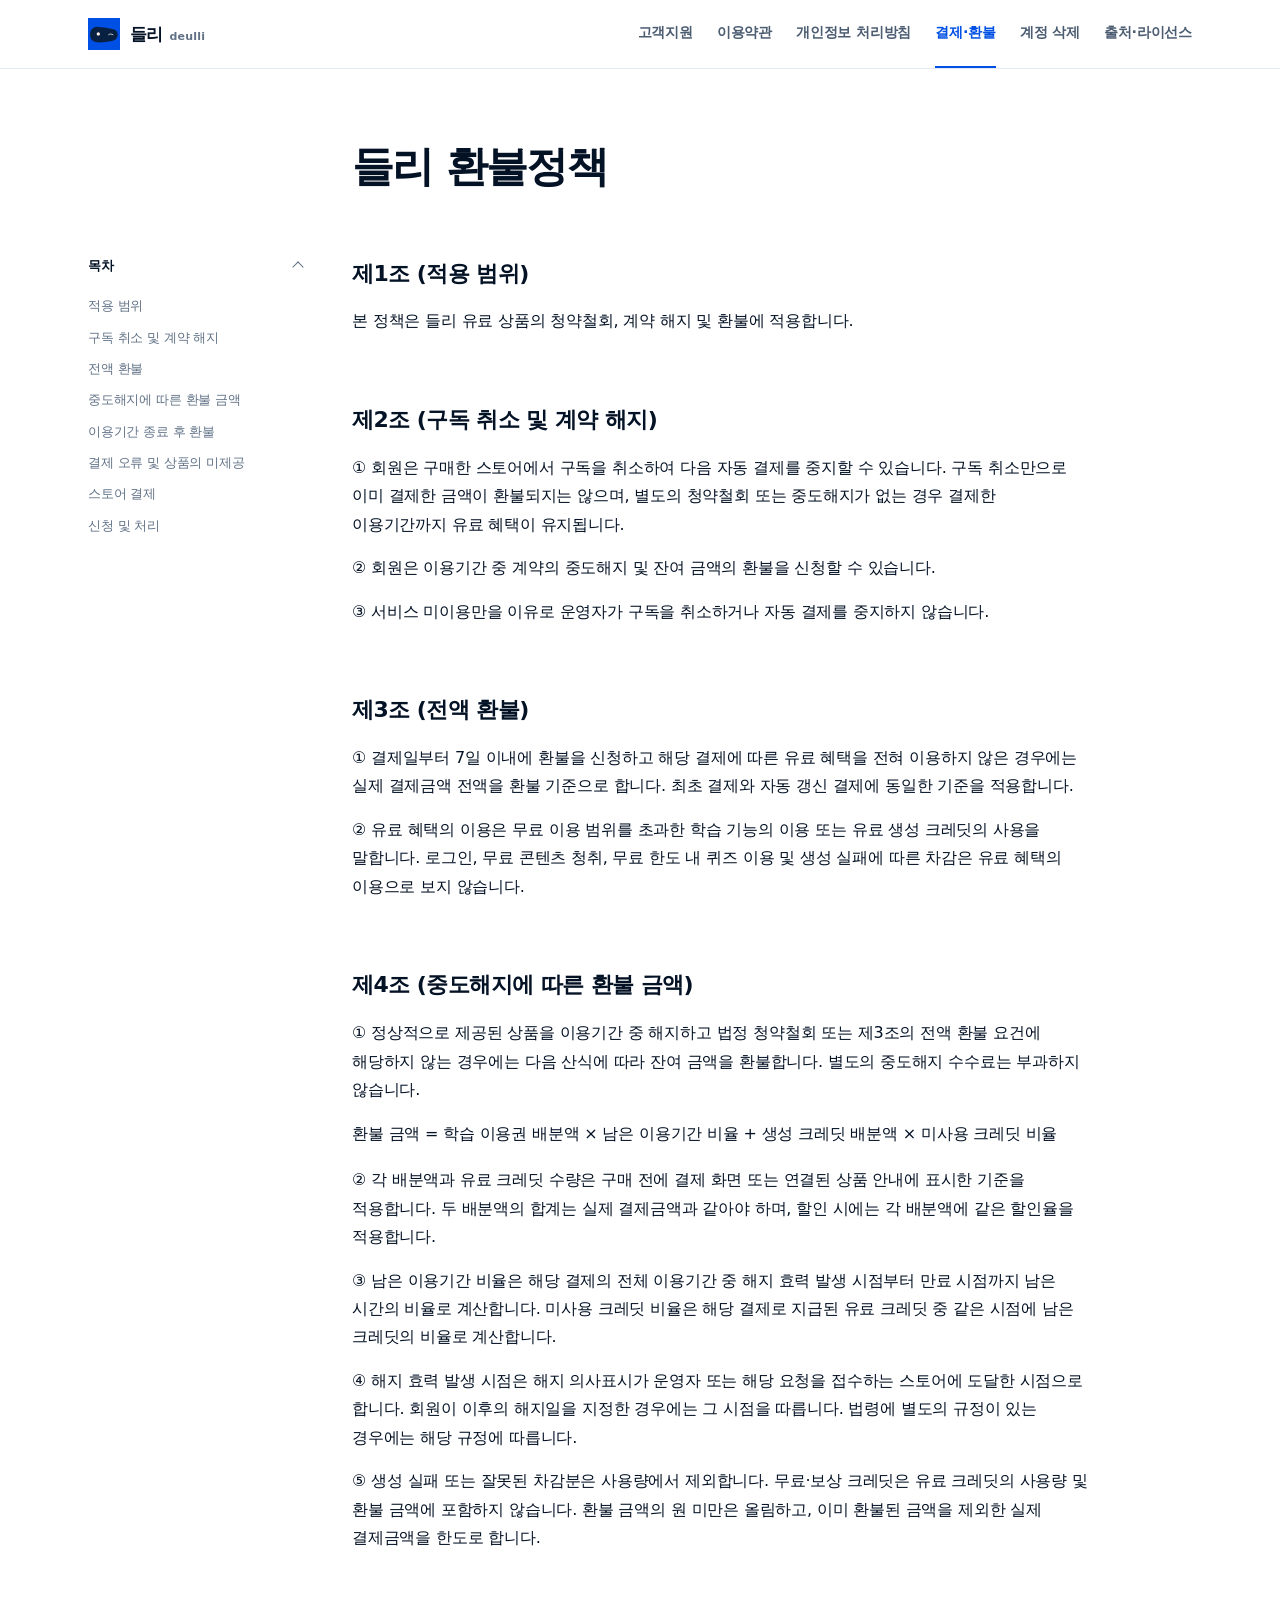
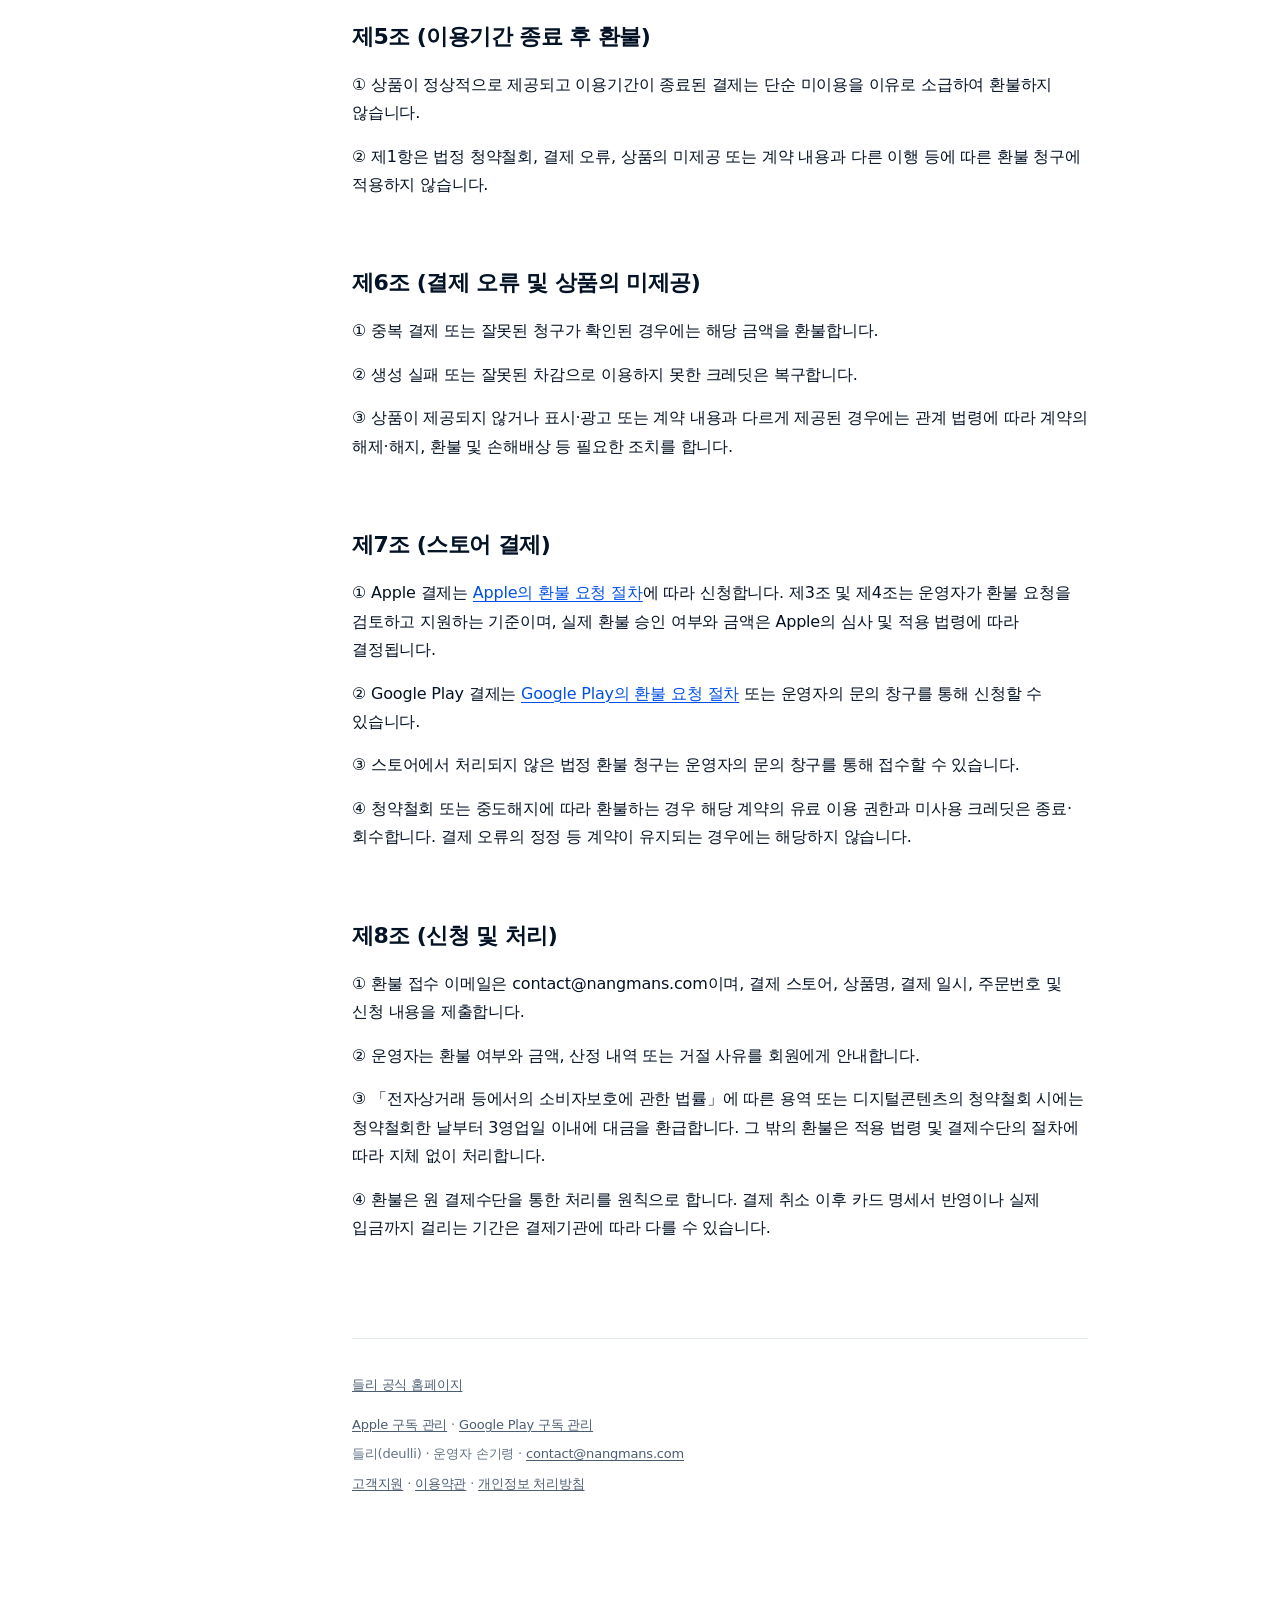
<file: refund.html>
<!DOCTYPE html>
<html lang="ko">
<head>
<meta charset="utf-8">
<meta name="viewport" content="width=device-width, initial-scale=1">
<title>들리 환불정책 · 들리(deulli)</title>
<meta name="description" content="들리 유료 상품의 청약철회, 계약 해지, 환불 기준 및 신청 절차입니다.">
<meta name="robots" content="index, follow">
<link rel="canonical" href="https://deulli.policy.nangmans.com/refund">
<meta property="og:type" content="website">
<meta property="og:locale" content="ko_KR">
<meta property="og:site_name" content="들리(deulli)">
<meta property="og:title" content="들리 환불정책 · 들리(deulli)">
<meta property="og:description" content="들리 유료 상품의 청약철회, 계약 해지, 환불 기준 및 신청 절차입니다.">
<meta property="og:url" content="https://deulli.policy.nangmans.com/refund">
<link rel="icon" type="image/svg+xml" href="/logo.svg">
<link rel="stylesheet" href="/styles.css">
</head>
<body>

<a class="skip-link" href="#main-content">본문으로 건너뛰기</a>

<header class="site-header">
	<div class="site-header-inner">
		<a class="brand" href="/terms" aria-label="들리 정책 및 약관">
			<img class="brand-logo" src="/logo.svg" alt="" width="32" height="32">
			<span>들리 <small>deulli</small></span>
		</a>
		<nav class="policy-tabs" aria-label="정책 문서">
			<a href="/support">고객지원</a>
			<a href="/terms">이용약관</a>
			<a href="/privacy">개인정보 처리방침</a>
			<a href="/refund" aria-current="page">결제·환불</a>
			<a href="/account-deletion">계정 삭제</a>
			<a href="/licenses">출처·라이선스</a>
		</nav>
	</div>
</header>

<main class="wrap has-toc" id="main-content">

<header class="doc">
	<h1>들리 환불정책</h1>
</header>

<div class="document-shell">
	<aside class="toc-column" aria-label="환불정책 목차">
		<details class="toc-disclosure" open>
		<summary>목차</summary>
		<nav class="toc" aria-label="환불정책 세부 목차">
			<ol>
				<li><a href="#scope">적용 범위</a></li>
				<li><a href="#cancellation">구독 취소 및 계약 해지</a></li>
				<li><a href="#full-refund">전액 환불</a></li>
				<li><a href="#partial-refund">중도해지에 따른 환불 금액</a></li>
				<li><a href="#expired">이용기간 종료 후 환불</a></li>
				<li><a href="#errors">결제 오류 및 상품의 미제공</a></li>
				<li><a href="#store">스토어 결제</a></li>
				<li><a href="#contact">신청 및 처리</a></li>
			</ol>
		</nav>
		</details>
		<script>(function(){var d=document.currentScript.previousElementSibling;if(d&&window.matchMedia("(max-width: 60rem)").matches)d.removeAttribute("open");})();</script>
	</aside>

	<article class="document-body">

<h2 id="scope">제1조 (적용 범위)</h2>
<p>본 정책은 들리 유료 상품의 청약철회, 계약 해지 및 환불에 적용합니다.</p>

<h2 id="cancellation">제2조 (구독 취소 및 계약 해지)</h2>
<p class="clause">① 회원은 구매한 스토어에서 구독을 취소하여 다음 자동 결제를 중지할 수 있습니다. 구독 취소만으로 이미 결제한 금액이 환불되지는 않으며, 별도의 청약철회 또는 중도해지가 없는 경우 결제한 이용기간까지 유료 혜택이 유지됩니다.</p>
<p class="clause">② 회원은 이용기간 중 계약의 중도해지 및 잔여 금액의 환불을 신청할 수 있습니다.</p>
<p class="clause">③ 서비스 미이용만을 이유로 운영자가 구독을 취소하거나 자동 결제를 중지하지 않습니다.</p>

<h2 id="full-refund">제3조 (전액 환불)</h2>
<p class="clause">① 결제일부터 7일 이내에 환불을 신청하고 해당 결제에 따른 유료 혜택을 전혀 이용하지 않은 경우에는 실제 결제금액 전액을 환불 기준으로 합니다. 최초 결제와 자동 갱신 결제에 동일한 기준을 적용합니다.</p>
<p class="clause">② 유료 혜택의 이용은 무료 이용 범위를 초과한 학습 기능의 이용 또는 유료 생성 크레딧의 사용을 말합니다. 로그인, 무료 콘텐츠 청취, 무료 한도 내 퀴즈 이용 및 생성 실패에 따른 차감은 유료 혜택의 이용으로 보지 않습니다.</p>

<h2 id="partial-refund">제4조 (중도해지에 따른 환불 금액)</h2>
<p class="clause">① 정상적으로 제공된 상품을 이용기간 중 해지하고 법정 청약철회 또는 제3조의 전액 환불 요건에 해당하지 않는 경우에는 다음 산식에 따라 잔여 금액을 환불합니다. 별도의 중도해지 수수료는 부과하지 않습니다.</p>
<p>환불 금액 = 학습 이용권 배분액 × 남은 이용기간 비율 + 생성 크레딧 배분액 × 미사용 크레딧 비율</p>
<p class="clause">② 각 배분액과 유료 크레딧 수량은 구매 전에 결제 화면 또는 연결된 상품 안내에 표시한 기준을 적용합니다. 두 배분액의 합계는 실제 결제금액과 같아야 하며, 할인 시에는 각 배분액에 같은 할인율을 적용합니다.</p>
<p class="clause">③ 남은 이용기간 비율은 해당 결제의 전체 이용기간 중 해지 효력 발생 시점부터 만료 시점까지 남은 시간의 비율로 계산합니다. 미사용 크레딧 비율은 해당 결제로 지급된 유료 크레딧 중 같은 시점에 남은 크레딧의 비율로 계산합니다.</p>
<p class="clause">④ 해지 효력 발생 시점은 해지 의사표시가 운영자 또는 해당 요청을 접수하는 스토어에 도달한 시점으로 합니다. 회원이 이후의 해지일을 지정한 경우에는 그 시점을 따릅니다. 법령에 별도의 규정이 있는 경우에는 해당 규정에 따릅니다.</p>
<p class="clause">⑤ 생성 실패 또는 잘못된 차감분은 사용량에서 제외합니다. 무료·보상 크레딧은 유료 크레딧의 사용량 및 환불 금액에 포함하지 않습니다. 환불 금액의 원 미만은 올림하고, 이미 환불된 금액을 제외한 실제 결제금액을 한도로 합니다.</p>

<h2 id="expired">제5조 (이용기간 종료 후 환불)</h2>
<p class="clause">① 상품이 정상적으로 제공되고 이용기간이 종료된 결제는 단순 미이용을 이유로 소급하여 환불하지 않습니다.</p>
<p class="clause">② 제1항은 법정 청약철회, 결제 오류, 상품의 미제공 또는 계약 내용과 다른 이행 등에 따른 환불 청구에 적용하지 않습니다.</p>

<h2 id="errors">제6조 (결제 오류 및 상품의 미제공)</h2>
<p class="clause">① 중복 결제 또는 잘못된 청구가 확인된 경우에는 해당 금액을 환불합니다.</p>
<p class="clause">② 생성 실패 또는 잘못된 차감으로 이용하지 못한 크레딧은 복구합니다.</p>
<p class="clause">③ 상품이 제공되지 않거나 표시·광고 또는 계약 내용과 다르게 제공된 경우에는 관계 법령에 따라 계약의 해제·해지, 환불 및 손해배상 등 필요한 조치를 합니다.</p>

<h2 id="store">제7조 (스토어 결제)</h2>
<p class="clause">① Apple 결제는 <a href="https://reportaproblem.apple.com/">Apple의 환불 요청 절차</a>에 따라 신청합니다. 제3조 및 제4조는 운영자가 환불 요청을 검토하고 지원하는 기준이며, 실제 환불 승인 여부와 금액은 Apple의 심사 및 적용 법령에 따라 결정됩니다.</p>
<p class="clause">② Google Play 결제는 <a href="https://support.google.com/googleplay/workflow/9813244?hl=ko">Google Play의 환불 요청 절차</a> 또는 운영자의 문의 창구를 통해 신청할 수 있습니다.</p>
<p class="clause">③ 스토어에서 처리되지 않은 법정 환불 청구는 운영자의 문의 창구를 통해 접수할 수 있습니다.</p>
<p class="clause">④ 청약철회 또는 중도해지에 따라 환불하는 경우 해당 계약의 유료 이용 권한과 미사용 크레딧은 종료·회수합니다. 결제 오류의 정정 등 계약이 유지되는 경우에는 해당하지 않습니다.</p>

<h2 id="contact">제8조 (신청 및 처리)</h2>
<p class="clause">① 환불 접수 이메일은 contact@nangmans.com이며, 결제 스토어, 상품명, 결제 일시, 주문번호 및 신청 내용을 제출합니다.</p>
<p class="clause">② 운영자는 환불 여부와 금액, 산정 내역 또는 거절 사유를 회원에게 안내합니다.</p>
<p class="clause">③ 「전자상거래 등에서의 소비자보호에 관한 법률」에 따른 용역 또는 디지털콘텐츠의 청약철회 시에는 청약철회한 날부터 3영업일 이내에 대금을 환급합니다. 그 밖의 환불은 적용 법령 및 결제수단의 절차에 따라 지체 없이 처리합니다.</p>
<p class="clause">④ 환불은 원 결제수단을 통한 처리를 원칙으로 합니다. 결제 취소 이후 카드 명세서 반영이나 실제 입금까지 걸리는 기간은 결제기관에 따라 다를 수 있습니다.</p>

	</article>
</div>

<footer class="doc">
	<p><a class="official-home-link" href="https://deulli.com/">들리 공식 홈페이지</a></p>
	<p><a href="https://account.apple.com/account/manage/section/subscriptions">Apple 구독 관리</a> · <a href="https://play.google.com/store/account/subscriptions">Google Play 구독 관리</a></p>
	<p>들리(deulli) · 운영자 손기령 · <a href="mailto:contact@nangmans.com">contact@nangmans.com</a></p>
	<p><a href="/support">고객지원</a> · <a href="/terms">이용약관</a> · <a href="/privacy">개인정보 처리방침</a></p>
</footer>

</main>
</body>
</html>
</file>
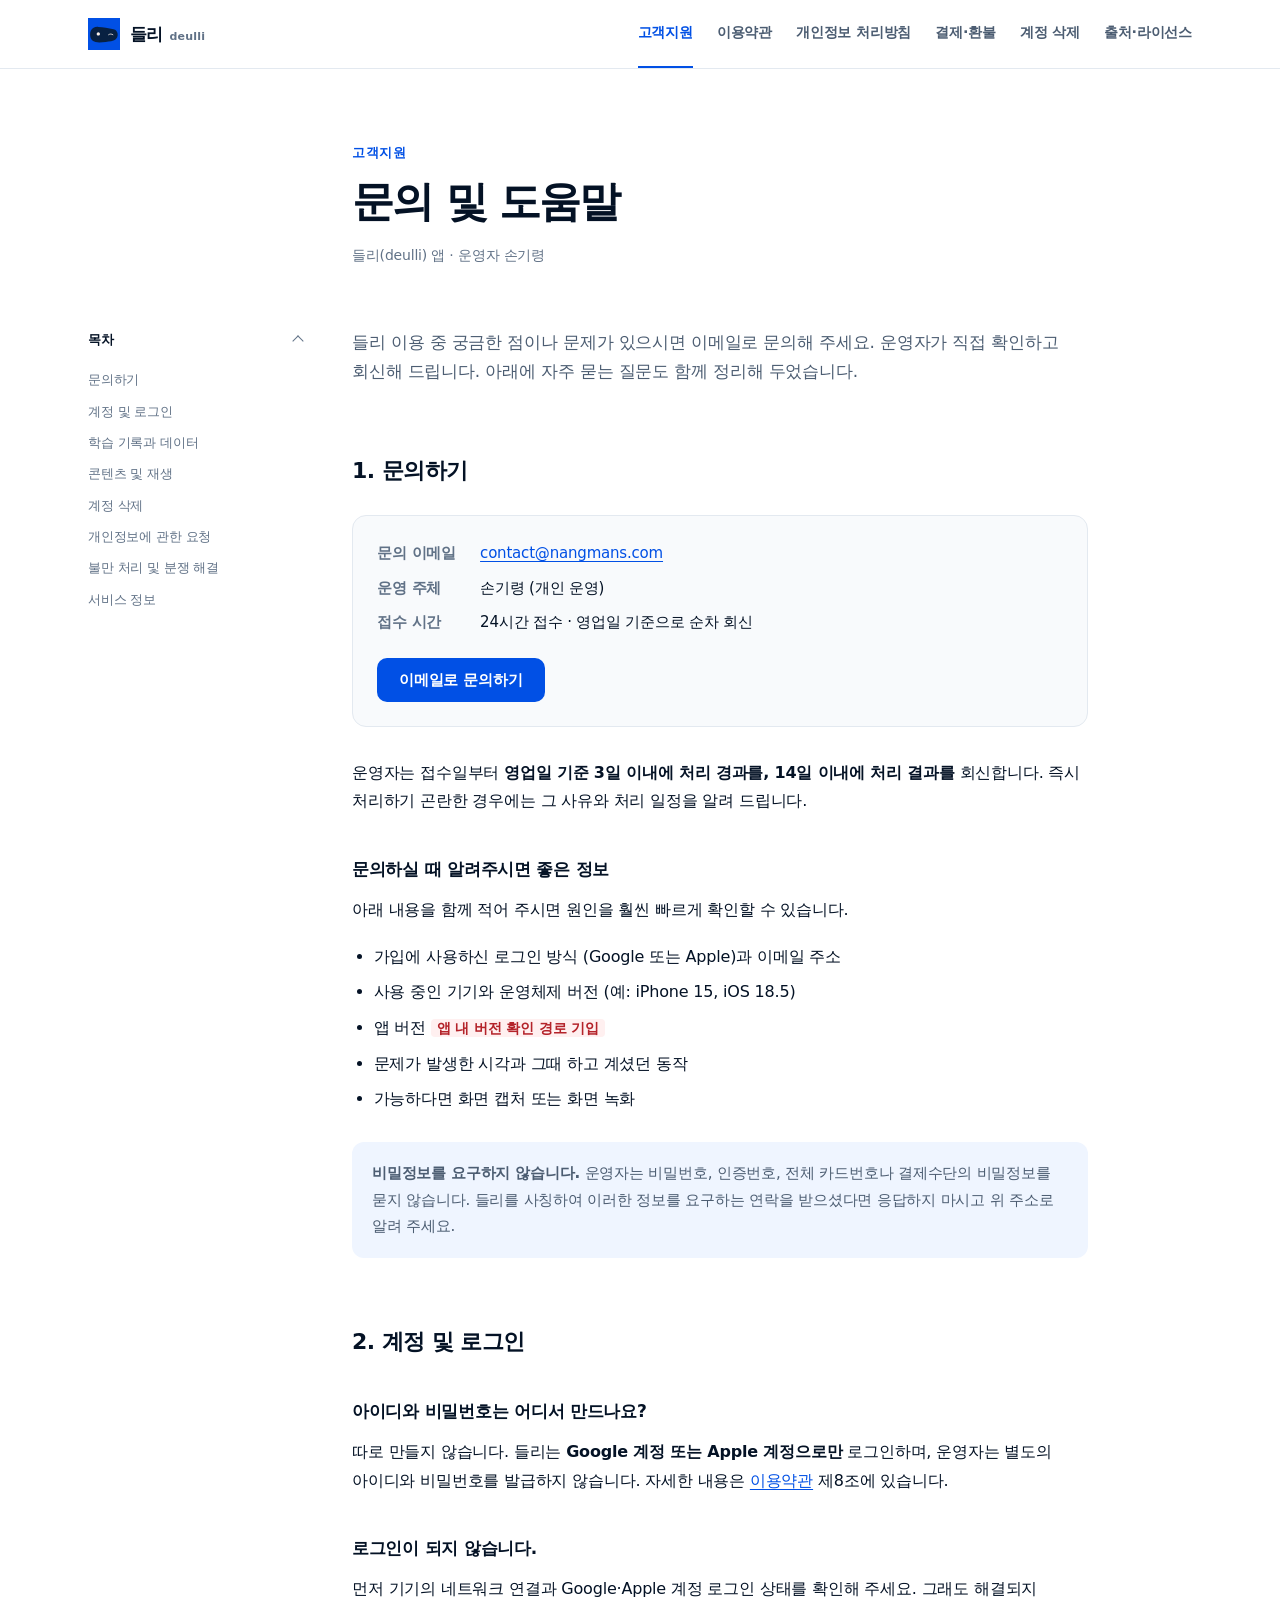
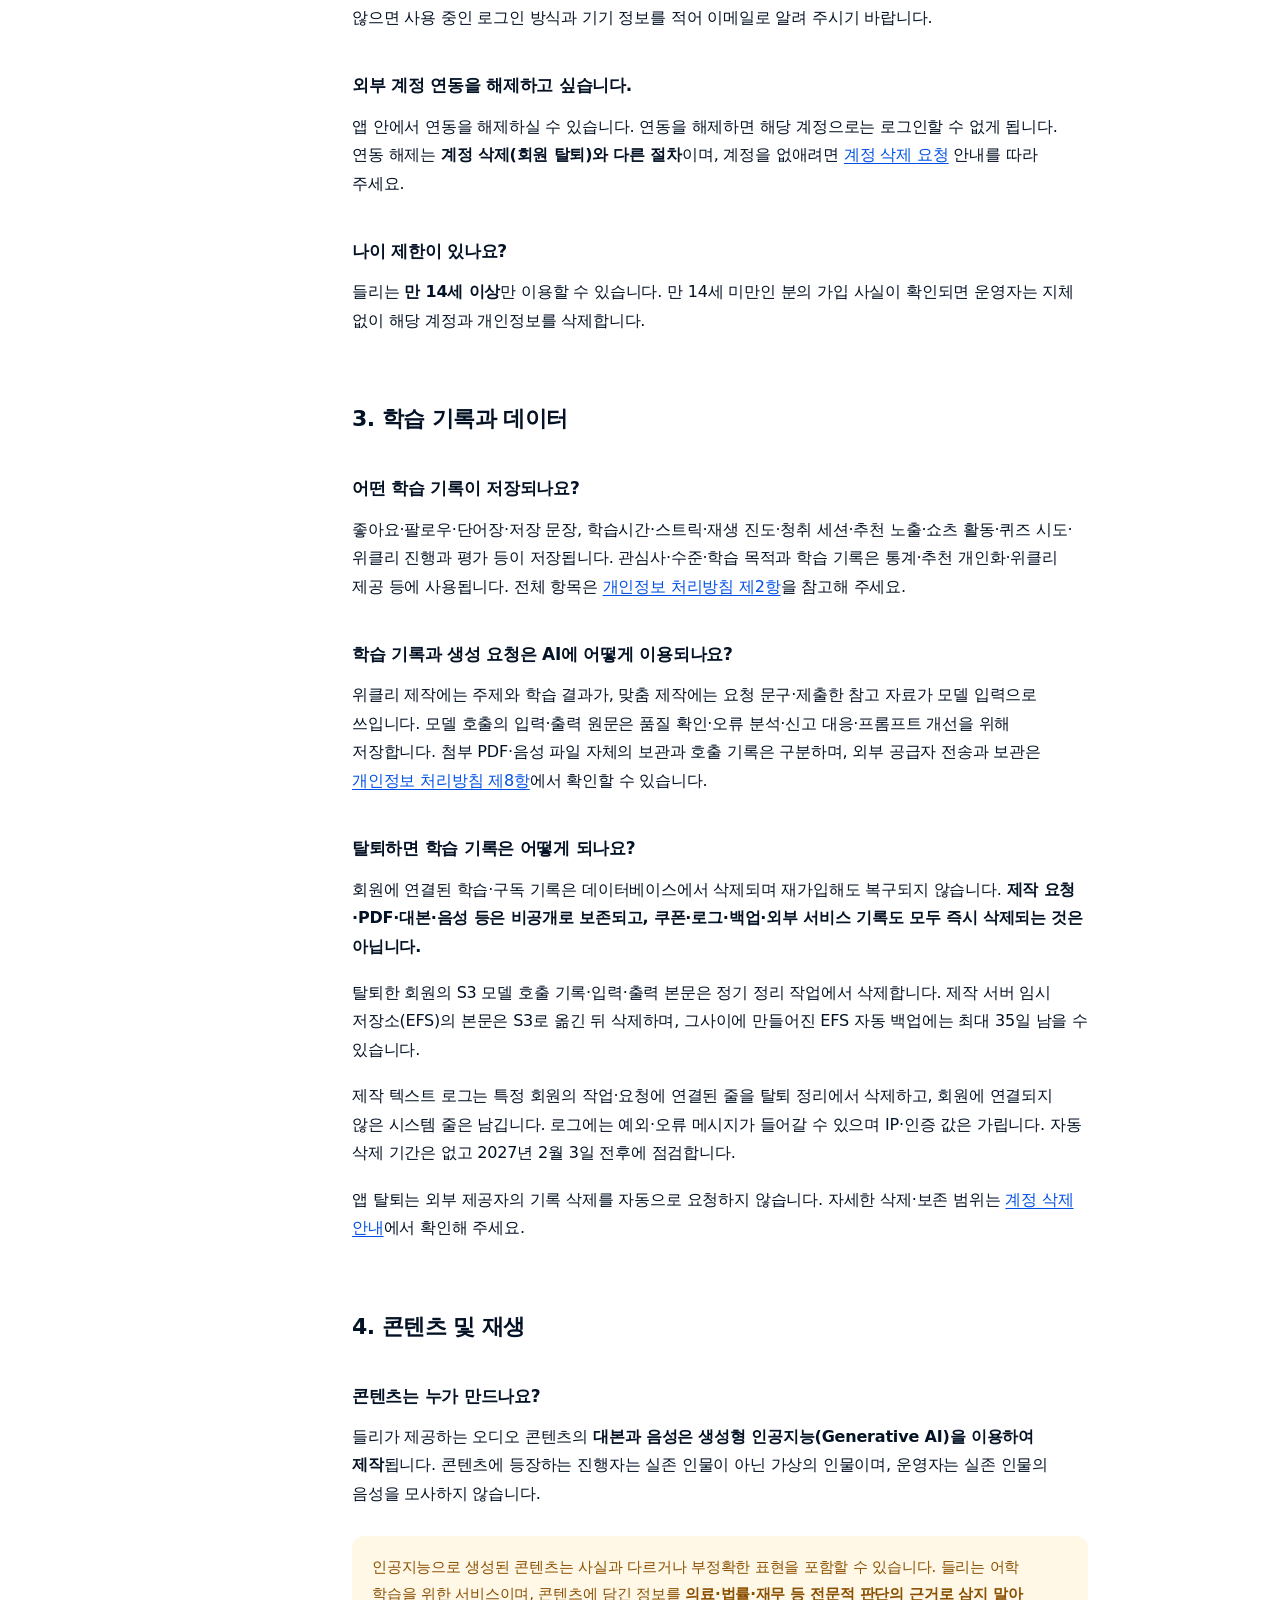
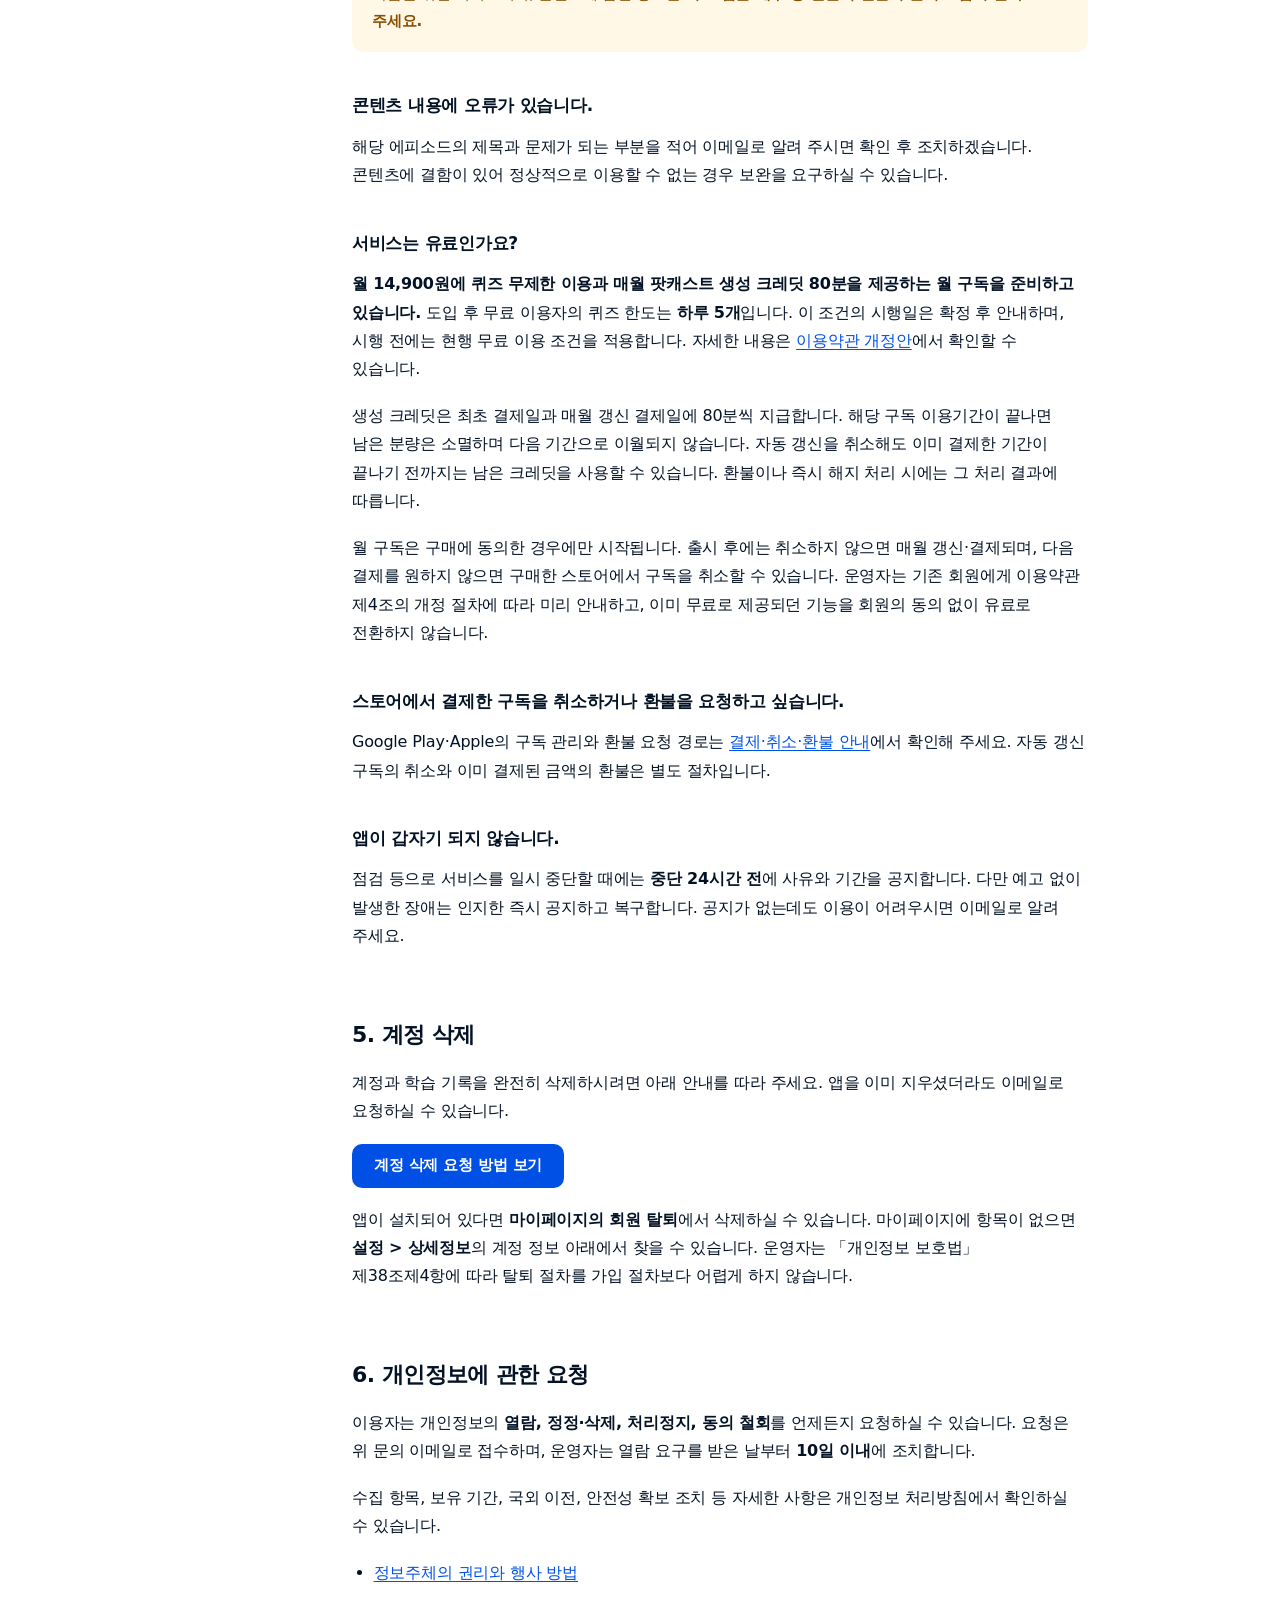
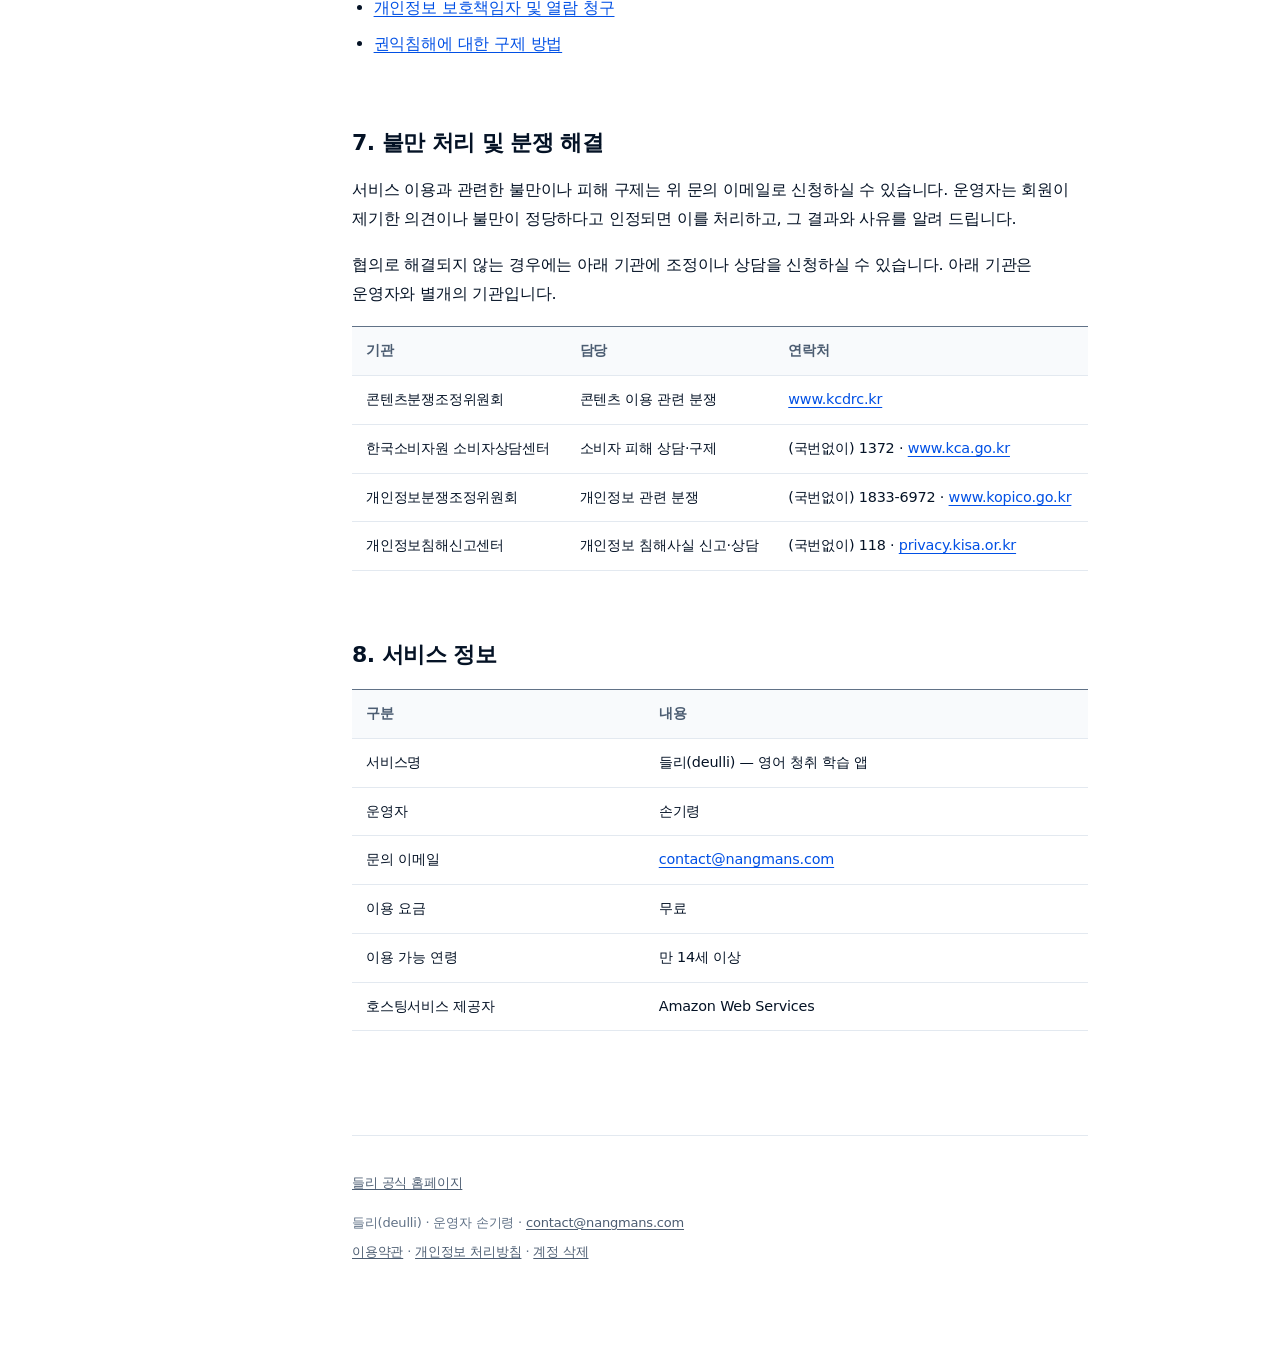
<file: support.html>
<!DOCTYPE html>
<html lang="ko">
<head>
<meta charset="utf-8">
<meta name="viewport" content="width=device-width, initial-scale=1">
<title>고객지원 · 들리(deulli)</title>
<meta name="description" content="들리(deulli) 앱 문의 창구, 자주 묻는 질문, 계정 삭제 및 개인정보 요청 안내입니다.">
<meta name="robots" content="index, follow">
<link rel="canonical" href="https://deulli.policy.nangmans.com/support">
<meta property="og:type" content="website">
<meta property="og:locale" content="ko_KR">
<meta property="og:site_name" content="들리(deulli)">
<meta property="og:title" content="고객지원 · 들리(deulli)">
<meta property="og:description" content="들리(deulli) 앱 문의 창구, 자주 묻는 질문, 계정 삭제 및 개인정보 요청 안내입니다.">
<meta property="og:url" content="https://deulli.policy.nangmans.com/support">
<link rel="icon" type="image/svg+xml" href="/logo.svg">
<link rel="stylesheet" href="/styles.css">
</head>
<body>

<a class="skip-link" href="#main-content">본문으로 건너뛰기</a>

<header class="site-header">
	<div class="site-header-inner">
		<a class="brand" href="/terms" aria-label="들리 정책 및 약관">
			<img class="brand-logo" src="/logo.svg" alt="" width="32" height="32">
			<span>들리 <small>deulli</small></span>
		</a>
		<nav class="policy-tabs" aria-label="정책 문서">
			<a href="/support" aria-current="page">고객지원</a>
			<a href="/terms">이용약관</a>
			<a href="/privacy">개인정보 처리방침</a>
			<a href="/refund">결제·환불</a>
			<a href="/account-deletion">계정 삭제</a>
			<a href="/licenses">출처·라이선스</a>
		</nav>
	</div>
</header>

<main class="wrap has-toc" id="main-content">

<header class="doc">
	<p class="eyebrow">고객지원</p>
	<h1>문의 및 도움말</h1>
	<p class="meta">들리(deulli) 앱 · 운영자 손기령</p>
</header>

<div class="document-shell">
	<aside class="toc-column" aria-label="고객지원 목차">
		<details class="toc-disclosure" open>
		<summary>목차</summary>
		<nav class="toc" aria-label="고객지원 세부 목차">
			<ol>
				<li><a href="#c1">문의하기</a></li>
				<li><a href="#c2">계정 및 로그인</a></li>
				<li><a href="#c3">학습 기록과 데이터</a></li>
				<li><a href="#c4">콘텐츠 및 재생</a></li>
				<li><a href="#c5">계정 삭제</a></li>
				<li><a href="#c6">개인정보에 관한 요청</a></li>
				<li><a href="#c7">불만 처리 및 분쟁 해결</a></li>
				<li><a href="#c8">서비스 정보</a></li>
			</ol>
		</nav>
		</details>
		<script>(function(){var d=document.currentScript.previousElementSibling;if(d&&window.matchMedia("(max-width: 60rem)").matches)d.removeAttribute("open");})();</script>
	</aside>

	<article class="document-body">

<p class="lead">들리 이용 중 궁금한 점이나 문제가 있으시면 이메일로 문의해 주세요. 운영자가 직접 확인하고 회신해 드립니다. 아래에 자주 묻는 질문도 함께 정리해 두었습니다.</p>

<h2 id="c1">1. 문의하기</h2>

<div class="contact-panel">
	<dl>
		<dt>문의 이메일</dt>
		<dd><a href="mailto:contact@nangmans.com?subject=%5B%EB%93%A4%EB%A6%AC%5D%20%EB%AC%B8%EC%9D%98">contact@nangmans.com</a></dd>
		<dt>운영 주체</dt>
		<dd>손기령 (개인 운영)</dd>
		<dt>접수 시간</dt>
		<dd>24시간 접수 · 영업일 기준으로 순차 회신</dd>
	</dl>
	<p><a class="button" href="mailto:contact@nangmans.com?subject=%5B%EB%93%A4%EB%A6%AC%5D%20%EB%AC%B8%EC%9D%98">이메일로 문의하기</a></p>
</div>

<p>운영자는 접수일부터 <strong>영업일 기준 3일 이내에 처리 경과를, 14일 이내에 처리 결과를</strong> 회신합니다. 즉시 처리하기 곤란한 경우에는 그 사유와 처리 일정을 알려 드립니다.</p>

<h3>문의하실 때 알려주시면 좋은 정보</h3>
<p>아래 내용을 함께 적어 주시면 원인을 훨씬 빠르게 확인할 수 있습니다.</p>
<ul>
	<li>가입에 사용하신 로그인 방식 (Google 또는 Apple)과 이메일 주소</li>
	<li>사용 중인 기기와 운영체제 버전 (예: iPhone 15, iOS 18.5)</li>
	<li>앱 버전 <span class="todo">앱 내 버전 확인 경로 기입</span></li>
	<li>문제가 발생한 시각과 그때 하고 계셨던 동작</li>
	<li>가능하다면 화면 캡처 또는 화면 녹화</li>
</ul>

<div class="note">
	<p><strong>비밀정보를 요구하지 않습니다.</strong> 운영자는 비밀번호, 인증번호, 전체 카드번호나 결제수단의 비밀정보를 묻지 않습니다. 들리를 사칭하여 이러한 정보를 요구하는 연락을 받으셨다면 응답하지 마시고 위 주소로 알려 주세요.</p>
</div>

<h2 id="c2">2. 계정 및 로그인</h2>

<h3>아이디와 비밀번호는 어디서 만드나요?</h3>
<p>따로 만들지 않습니다. 들리는 <strong>Google 계정 또는 Apple 계정으로만</strong> 로그인하며, 운영자는 별도의 아이디와 비밀번호를 발급하지 않습니다. 자세한 내용은 <a href="/terms">이용약관</a> 제8조에 있습니다.</p>

<h3>로그인이 되지 않습니다.</h3>
<p>먼저 기기의 네트워크 연결과 Google·Apple 계정 로그인 상태를 확인해 주세요. 그래도 해결되지 않으면 사용 중인 로그인 방식과 기기 정보를 적어 이메일로 알려 주시기 바랍니다.</p>

<h3>외부 계정 연동을 해제하고 싶습니다.</h3>
<p>앱 안에서 연동을 해제하실 수 있습니다. 연동을 해제하면 해당 계정으로는 로그인할 수 없게 됩니다. 연동 해제는 <strong>계정 삭제(회원 탈퇴)와 다른 절차</strong>이며, 계정을 없애려면 <a href="/account-deletion">계정 삭제 요청</a> 안내를 따라 주세요.</p>

<h3>나이 제한이 있나요?</h3>
<p>들리는 <strong>만 14세 이상</strong>만 이용할 수 있습니다. 만 14세 미만인 분의 가입 사실이 확인되면 운영자는 지체 없이 해당 계정과 개인정보를 삭제합니다.</p>

<h2 id="c3">3. 학습 기록과 데이터</h2>

<h3>어떤 학습 기록이 저장되나요?</h3>
<p>좋아요·팔로우·단어장·저장 문장, 학습시간·스트릭·재생 진도·청취 세션·추천 노출·쇼츠 활동·퀴즈 시도·위클리 진행과 평가 등이 저장됩니다. 관심사·수준·학습 목적과 학습 기록은 통계·추천 개인화·위클리 제공 등에 사용됩니다. 전체 항목은 <a href="/privacy#s2">개인정보 처리방침 제2항</a>을 참고해 주세요.</p>

<h3>학습 기록과 생성 요청은 AI에 어떻게 이용되나요?</h3>
<p>위클리 제작에는 주제와 학습 결과가, 맞춤 제작에는 요청 문구·제출한 참고 자료가 모델 입력으로 쓰입니다. 모델 호출의 입력·출력 원문은 품질 확인·오류 분석·신고 대응·프롬프트 개선을 위해 저장합니다. 첨부 PDF·음성 파일 자체의 보관과 호출 기록은 구분하며, 외부 공급자 전송과 보관은 <a href="/privacy#s8">개인정보 처리방침 제8항</a>에서 확인할 수 있습니다.</p>

<h3>탈퇴하면 학습 기록은 어떻게 되나요?</h3>
<p>회원에 연결된 학습·구독 기록은 데이터베이스에서 삭제되며 재가입해도 복구되지 않습니다. <strong>제작 요청·PDF·대본·음성 등은 비공개로 보존되고, 쿠폰·로그·백업·외부 서비스 기록도 모두 즉시 삭제되는 것은 아닙니다.</strong></p>
<p>탈퇴한 회원의 S3 모델 호출 기록·입력·출력 본문은 정기 정리 작업에서 삭제합니다. 제작 서버 임시 저장소(EFS)의 본문은 S3로 옮긴 뒤 삭제하며, 그사이에 만들어진 EFS 자동 백업에는 최대 35일 남을 수 있습니다.</p>
<p>제작 텍스트 로그는 특정 회원의 작업·요청에 연결된 줄을 탈퇴 정리에서 삭제하고, 회원에 연결되지 않은 시스템 줄은 남깁니다. 로그에는 예외·오류 메시지가 들어갈 수 있으며 IP·인증 값은 가립니다. 자동 삭제 기간은 없고 2027년 2월 3일 전후에 점검합니다.</p>
<p>앱 탈퇴는 외부 제공자의 기록 삭제를 자동으로 요청하지 않습니다. 자세한 삭제·보존 범위는 <a href="/account-deletion">계정 삭제 안내</a>에서 확인해 주세요.</p>

<h2 id="c4">4. 콘텐츠 및 재생</h2>

<h3>콘텐츠는 누가 만드나요?</h3>
<p>들리가 제공하는 오디오 콘텐츠의 <strong>대본과 음성은 생성형 인공지능(Generative AI)을 이용하여 제작</strong>됩니다. 콘텐츠에 등장하는 진행자는 실존 인물이 아닌 가상의 인물이며, 운영자는 실존 인물의 음성을 모사하지 않습니다.</p>

<div class="warn">
	<p>인공지능으로 생성된 콘텐츠는 사실과 다르거나 부정확한 표현을 포함할 수 있습니다. 들리는 어학 학습을 위한 서비스이며, 콘텐츠에 담긴 정보를 <strong>의료·법률·재무 등 전문적 판단의 근거로 삼지 말아 주세요.</strong></p>
</div>

<h3>콘텐츠 내용에 오류가 있습니다.</h3>
<p>해당 에피소드의 제목과 문제가 되는 부분을 적어 이메일로 알려 주시면 확인 후 조치하겠습니다. 콘텐츠에 결함이 있어 정상적으로 이용할 수 없는 경우 보완을 요구하실 수 있습니다.</p>

<h3>서비스는 유료인가요?</h3>
<p><strong>월 14,900원에 퀴즈 무제한 이용과 매월 팟캐스트 생성 크레딧 80분을 제공하는 월 구독을 준비하고 있습니다.</strong> 도입 후 무료 이용자의 퀴즈 한도는 <strong>하루 5개</strong>입니다. 이 조건의 시행일은 확정 후 안내하며, 시행 전에는 현행 무료 이용 조건을 적용합니다. 자세한 내용은 <a href="/terms-next#subscription-product">이용약관 개정안</a>에서 확인할 수 있습니다.</p>
<p>생성 크레딧은 최초 결제일과 매월 갱신 결제일에 80분씩 지급합니다. 해당 구독 이용기간이 끝나면 남은 분량은 소멸하며 다음 기간으로 이월되지 않습니다. 자동 갱신을 취소해도 이미 결제한 기간이 끝나기 전까지는 남은 크레딧을 사용할 수 있습니다. 환불이나 즉시 해지 처리 시에는 그 처리 결과에 따릅니다.</p>
<p>월 구독은 구매에 동의한 경우에만 시작됩니다. 출시 후에는 취소하지 않으면 매월 갱신·결제되며, 다음 결제를 원하지 않으면 구매한 스토어에서 구독을 취소할 수 있습니다. 운영자는 기존 회원에게 이용약관 제4조의 개정 절차에 따라 미리 안내하고, 이미 무료로 제공되던 기능을 회원의 동의 없이 유료로 전환하지 않습니다.</p>

<h3>스토어에서 결제한 구독을 취소하거나 환불을 요청하고 싶습니다.</h3>
<p>Google Play·Apple의 구독 관리와 환불 요청 경로는 <a href="/refund">결제·취소·환불 안내</a>에서 확인해 주세요. 자동 갱신 구독의 취소와 이미 결제된 금액의 환불은 별도 절차입니다.</p>

<h3>앱이 갑자기 되지 않습니다.</h3>
<p>점검 등으로 서비스를 일시 중단할 때에는 <strong>중단 24시간 전</strong>에 사유와 기간을 공지합니다. 다만 예고 없이 발생한 장애는 인지한 즉시 공지하고 복구합니다. 공지가 없는데도 이용이 어려우시면 이메일로 알려 주세요.</p>

<h2 id="c5">5. 계정 삭제</h2>
<p>계정과 학습 기록을 완전히 삭제하시려면 아래 안내를 따라 주세요. 앱을 이미 지우셨더라도 이메일로 요청하실 수 있습니다.</p>
<p><a class="button" href="/account-deletion">계정 삭제 요청 방법 보기</a></p>
<p>앱이 설치되어 있다면 <strong>마이페이지의 회원 탈퇴</strong>에서 삭제하실 수 있습니다. 마이페이지에 항목이 없으면 <strong>설정 &gt; 상세정보</strong>의 계정 정보 아래에서 찾을 수 있습니다. 운영자는 「개인정보 보호법」 제38조제4항에 따라 탈퇴 절차를 가입 절차보다 어렵게 하지 않습니다.</p>

<h2 id="c6">6. 개인정보에 관한 요청</h2>
<p>이용자는 개인정보의 <strong>열람, 정정·삭제, 처리정지, 동의 철회</strong>를 언제든지 요청하실 수 있습니다. 요청은 위 문의 이메일로 접수하며, 운영자는 열람 요구를 받은 날부터 <strong>10일 이내</strong>에 조치합니다.</p>
<p>수집 항목, 보유 기간, 국외 이전, 안전성 확보 조치 등 자세한 사항은 개인정보 처리방침에서 확인하실 수 있습니다.</p>
<ul>
	<li><a href="/privacy#s12">정보주체의 권리와 행사 방법</a></li>
	<li><a href="/privacy#s13">개인정보 보호책임자 및 열람 청구</a></li>
	<li><a href="/privacy#s14">권익침해에 대한 구제 방법</a></li>
</ul>

<h2 id="c7">7. 불만 처리 및 분쟁 해결</h2>
<p>서비스 이용과 관련한 불만이나 피해 구제는 위 문의 이메일로 신청하실 수 있습니다. 운영자는 회원이 제기한 의견이나 불만이 정당하다고 인정되면 이를 처리하고, 그 결과와 사유를 알려 드립니다.</p>
<p>협의로 해결되지 않는 경우에는 아래 기관에 조정이나 상담을 신청하실 수 있습니다. 아래 기관은 운영자와 별개의 기관입니다.</p>
<div class="table-scroll">
<table>
<tbody>
	<tr><th>기관</th><th>담당</th><th>연락처</th></tr>
	<tr><td>콘텐츠분쟁조정위원회</td><td>콘텐츠 이용 관련 분쟁</td><td><a href="https://www.kcdrc.kr">www.kcdrc.kr</a></td></tr>
	<tr><td>한국소비자원 소비자상담센터</td><td>소비자 피해 상담·구제</td><td>(국번없이) 1372 · <a href="https://www.kca.go.kr">www.kca.go.kr</a></td></tr>
	<tr><td>개인정보분쟁조정위원회</td><td>개인정보 관련 분쟁</td><td>(국번없이) 1833-6972 · <a href="https://www.kopico.go.kr">www.kopico.go.kr</a></td></tr>
	<tr><td>개인정보침해신고센터</td><td>개인정보 침해사실 신고·상담</td><td>(국번없이) 118 · <a href="https://privacy.kisa.or.kr">privacy.kisa.or.kr</a></td></tr>
</tbody>
</table>
</div>

<h2 id="c8">8. 서비스 정보</h2>
<div class="table-scroll">
<table>
<tbody>
	<tr><th>구분</th><th>내용</th></tr>
	<tr><td>서비스명</td><td>들리(deulli) — 영어 청취 학습 앱</td></tr>
	<tr><td>운영자</td><td>손기령</td></tr>
	<tr><td>문의 이메일</td><td><a href="mailto:contact@nangmans.com">contact@nangmans.com</a></td></tr>
	<tr><td>이용 요금</td><td>무료</td></tr>
	<tr><td>이용 가능 연령</td><td>만 14세 이상</td></tr>
	<tr><td>호스팅서비스 제공자</td><td>Amazon Web Services</td></tr>
</tbody>
</table>
</div>

	</article>
</div>

<footer class="doc">
	<p><a class="official-home-link" href="https://deulli.com/">들리 공식 홈페이지</a></p>
	<p>들리(deulli) · 운영자 손기령 · <a href="mailto:contact@nangmans.com">contact@nangmans.com</a></p>
	<p><a href="/terms">이용약관</a> · <a href="/privacy">개인정보 처리방침</a> · <a href="/account-deletion">계정 삭제</a></p>
</footer>

</main>
</body>
</html>
</file>
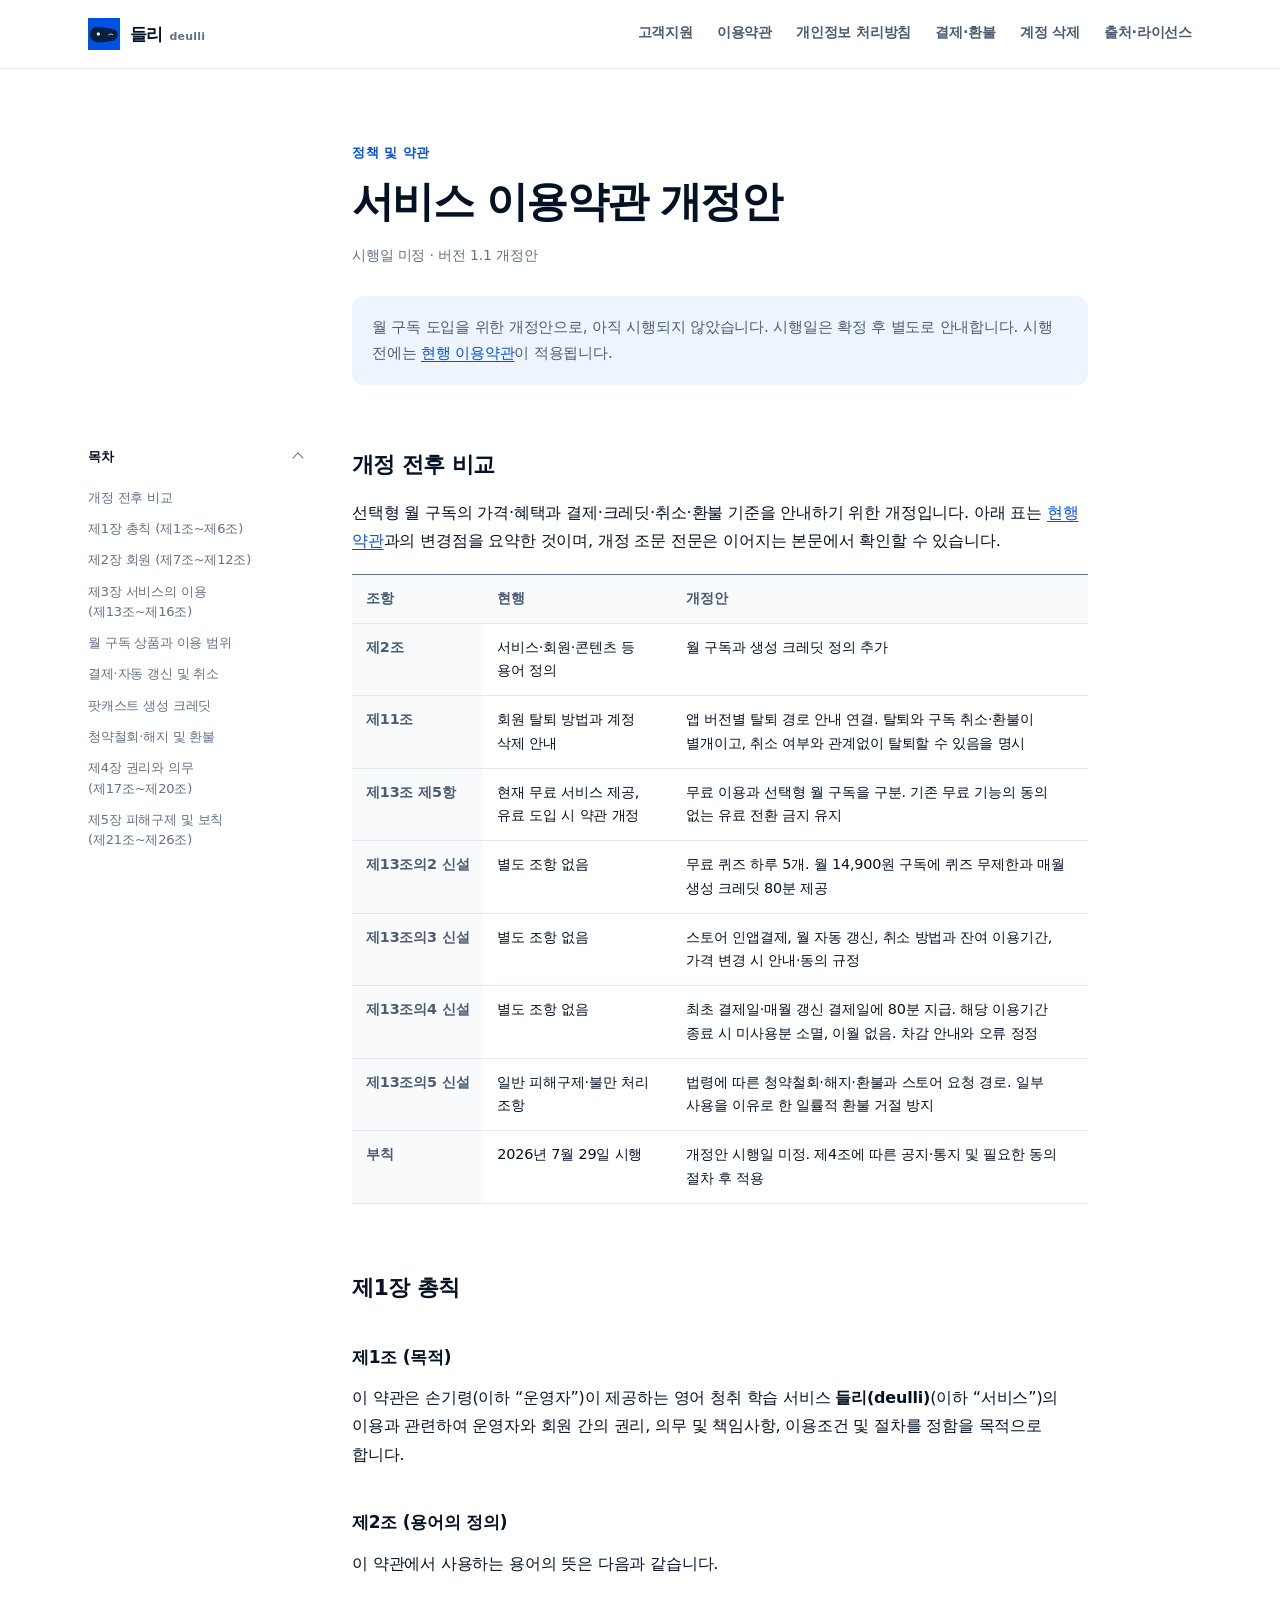
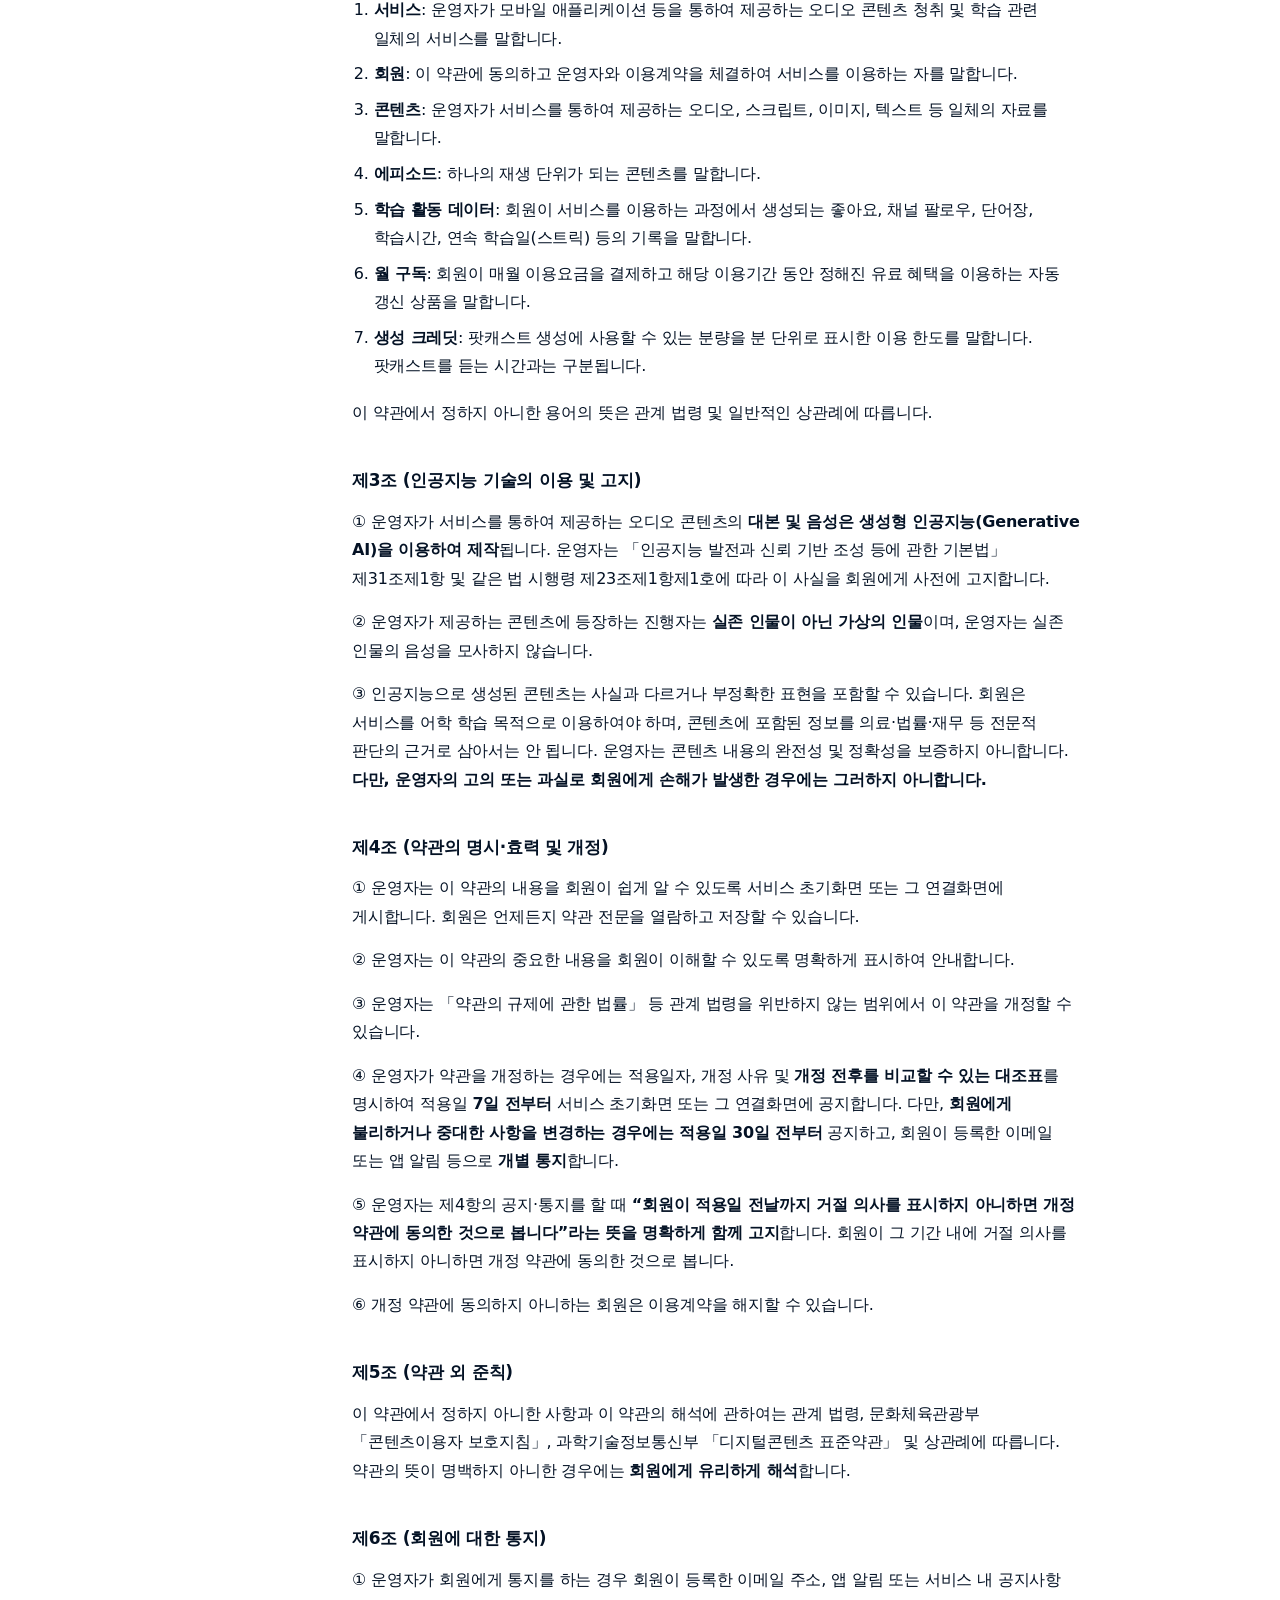
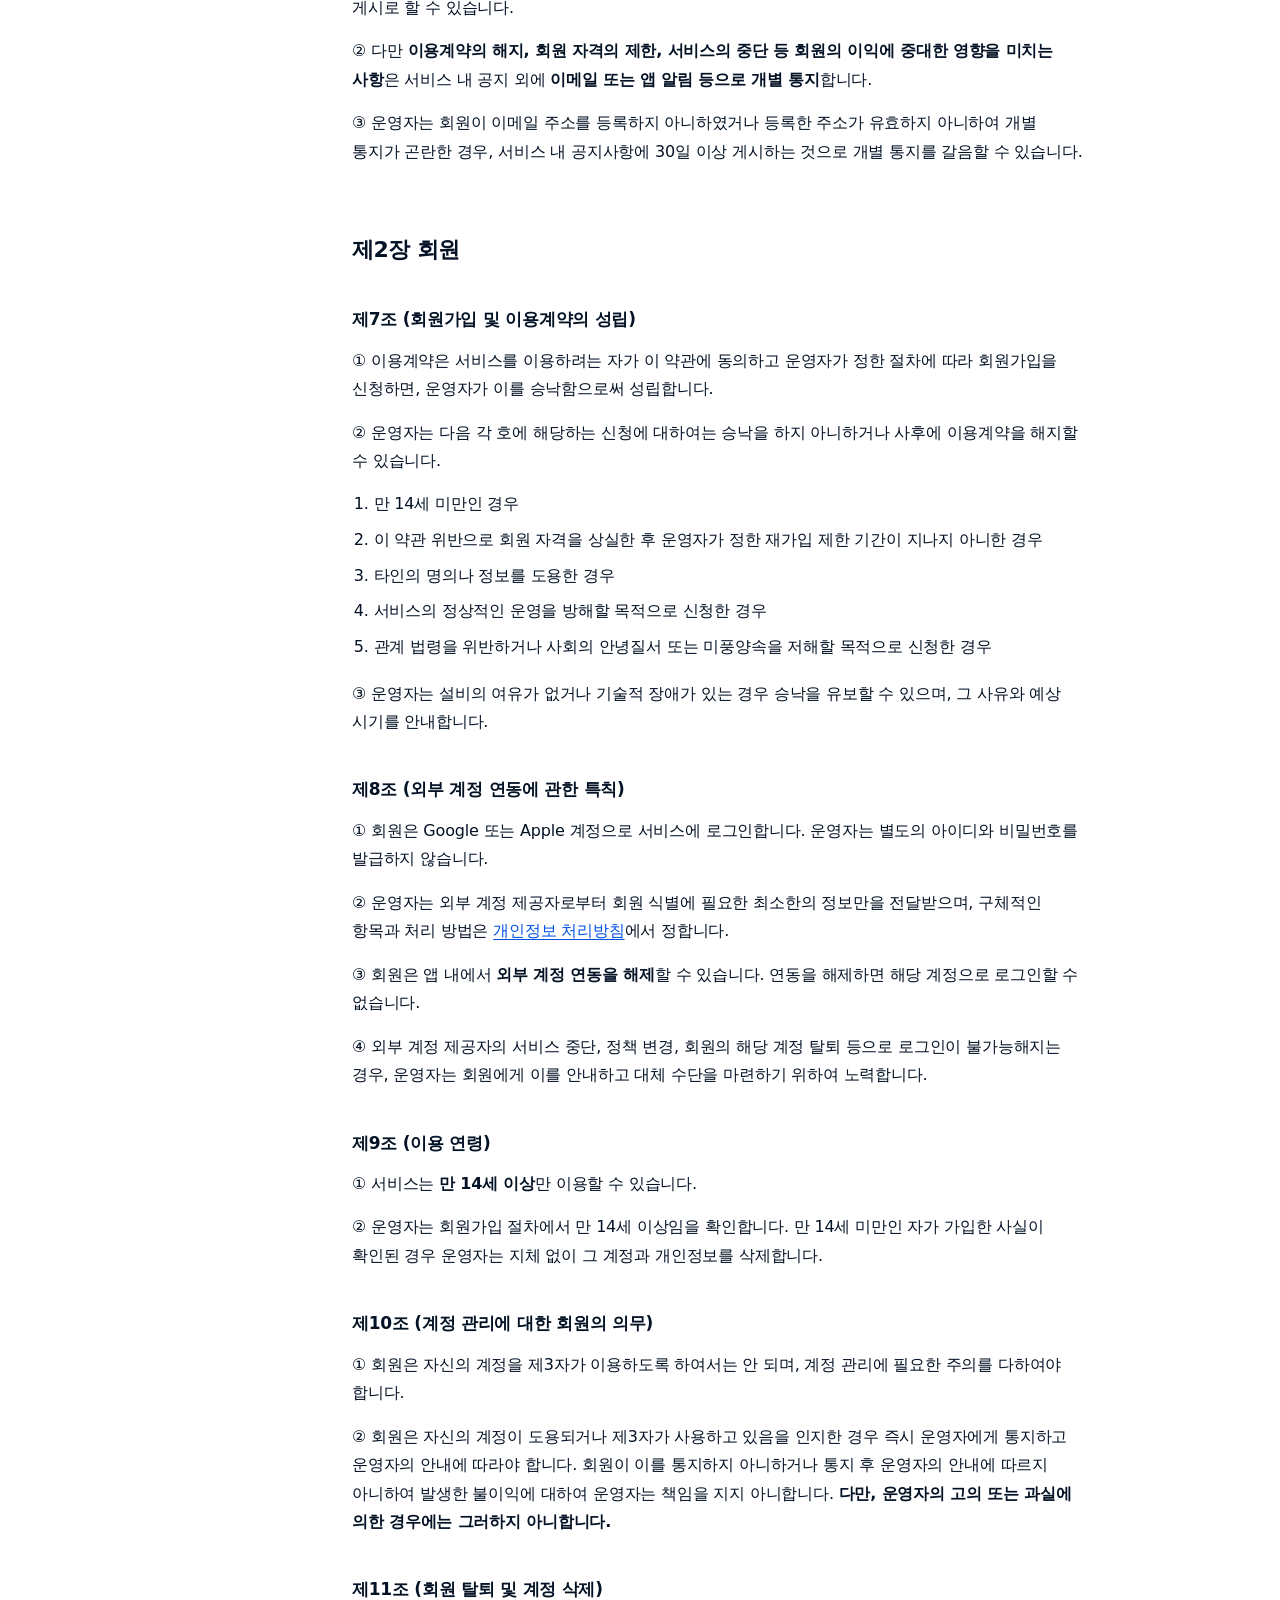
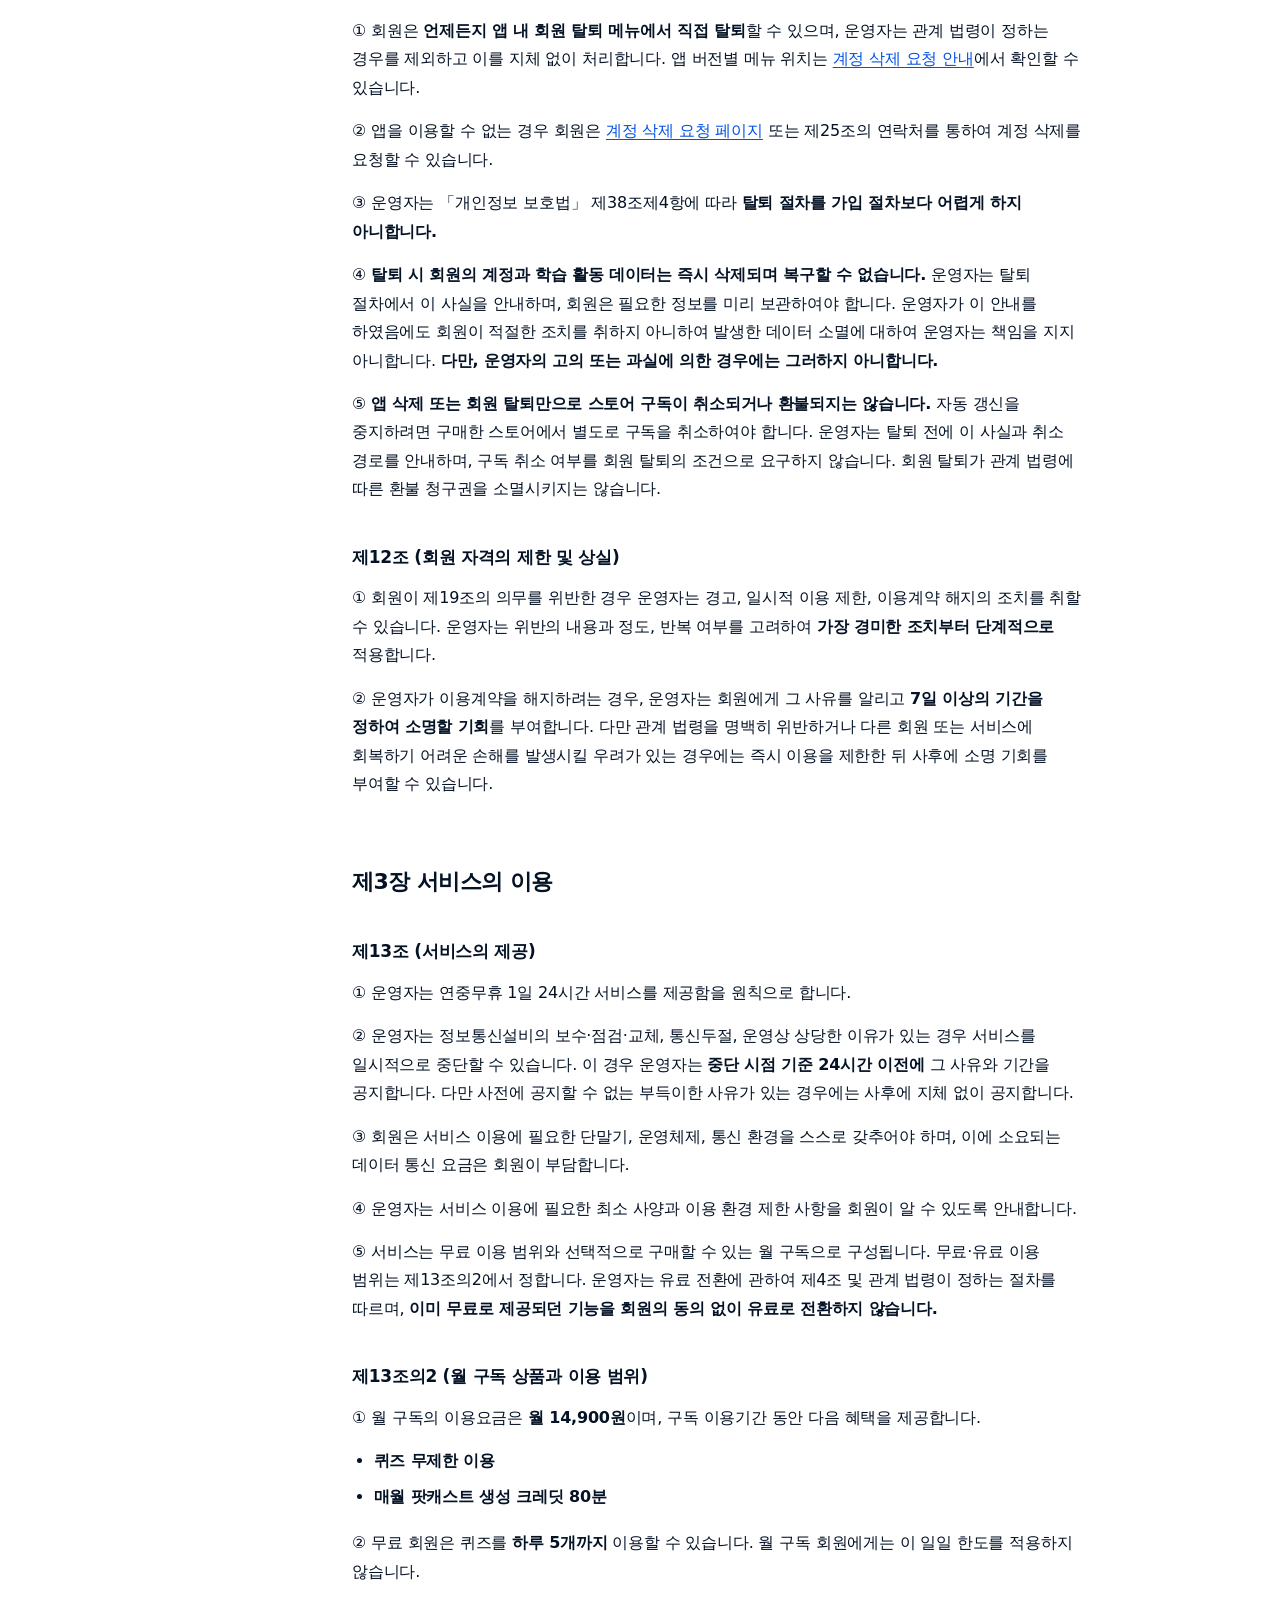
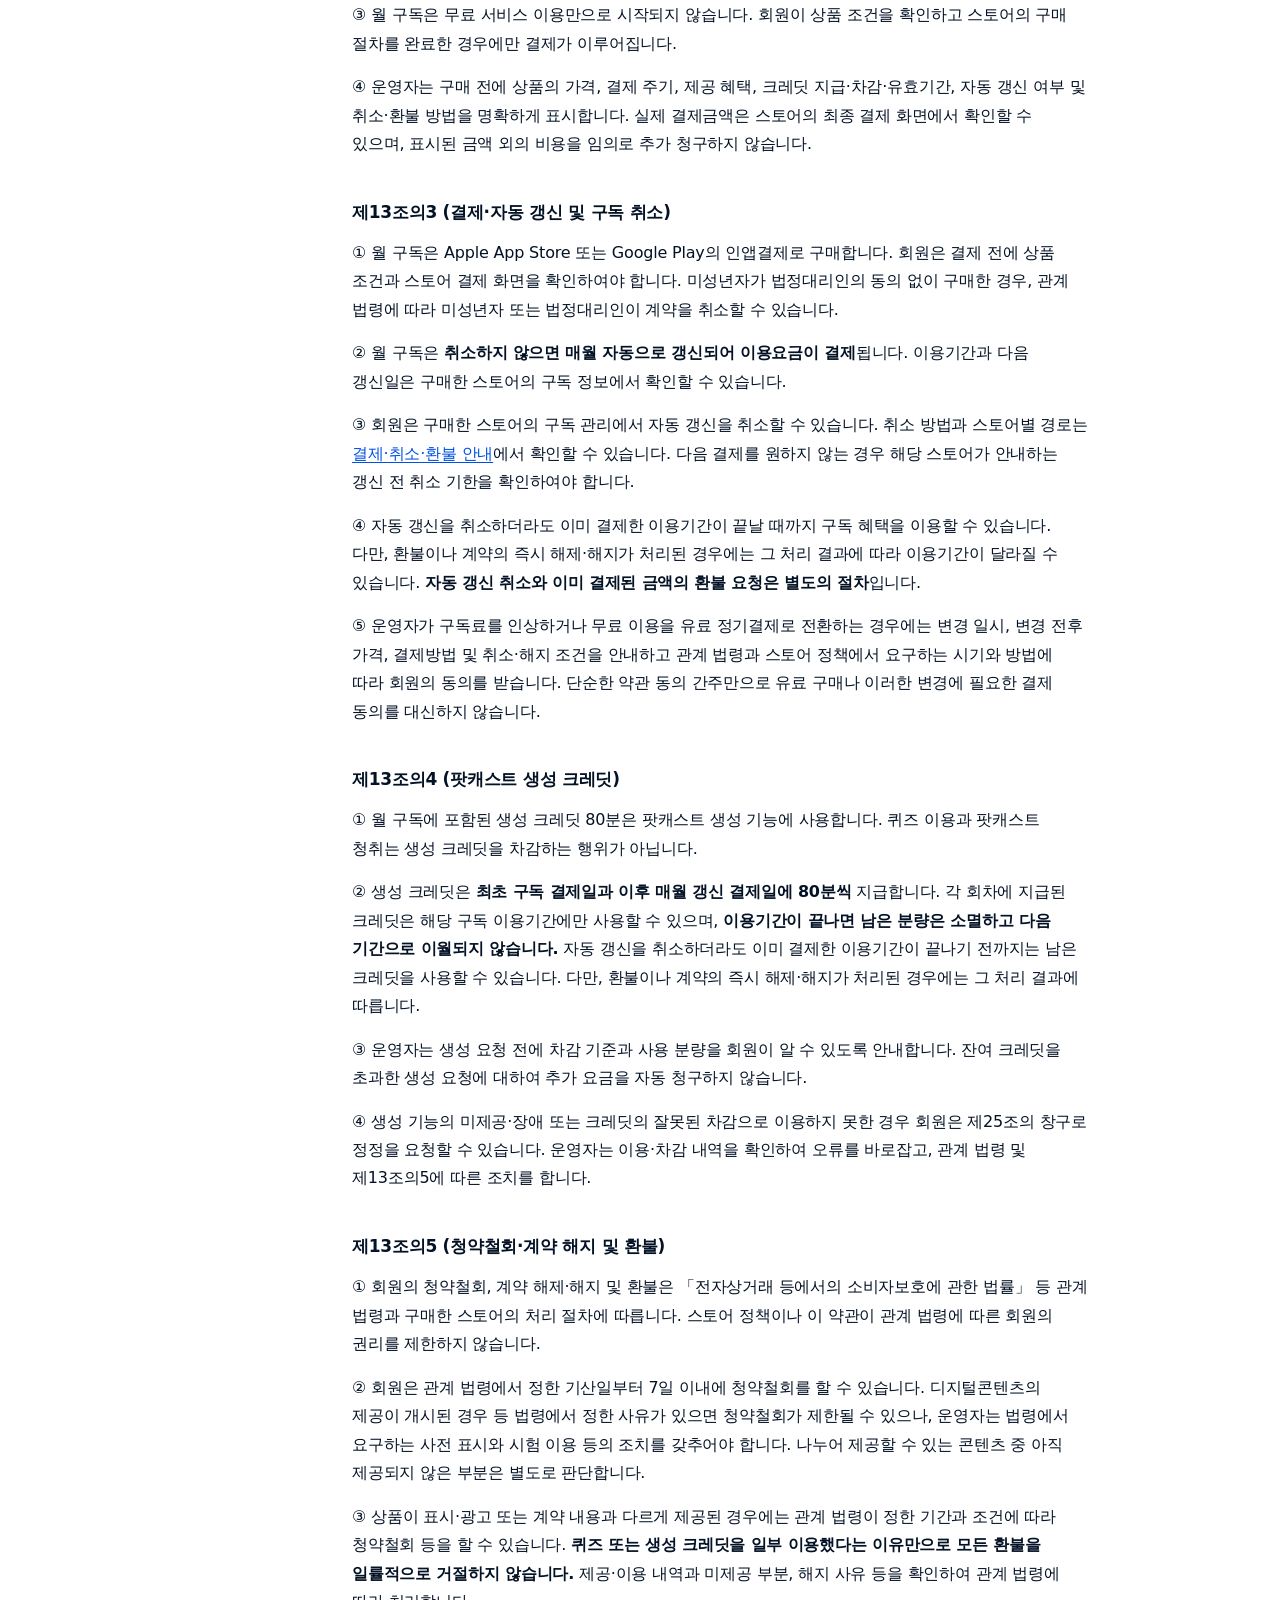
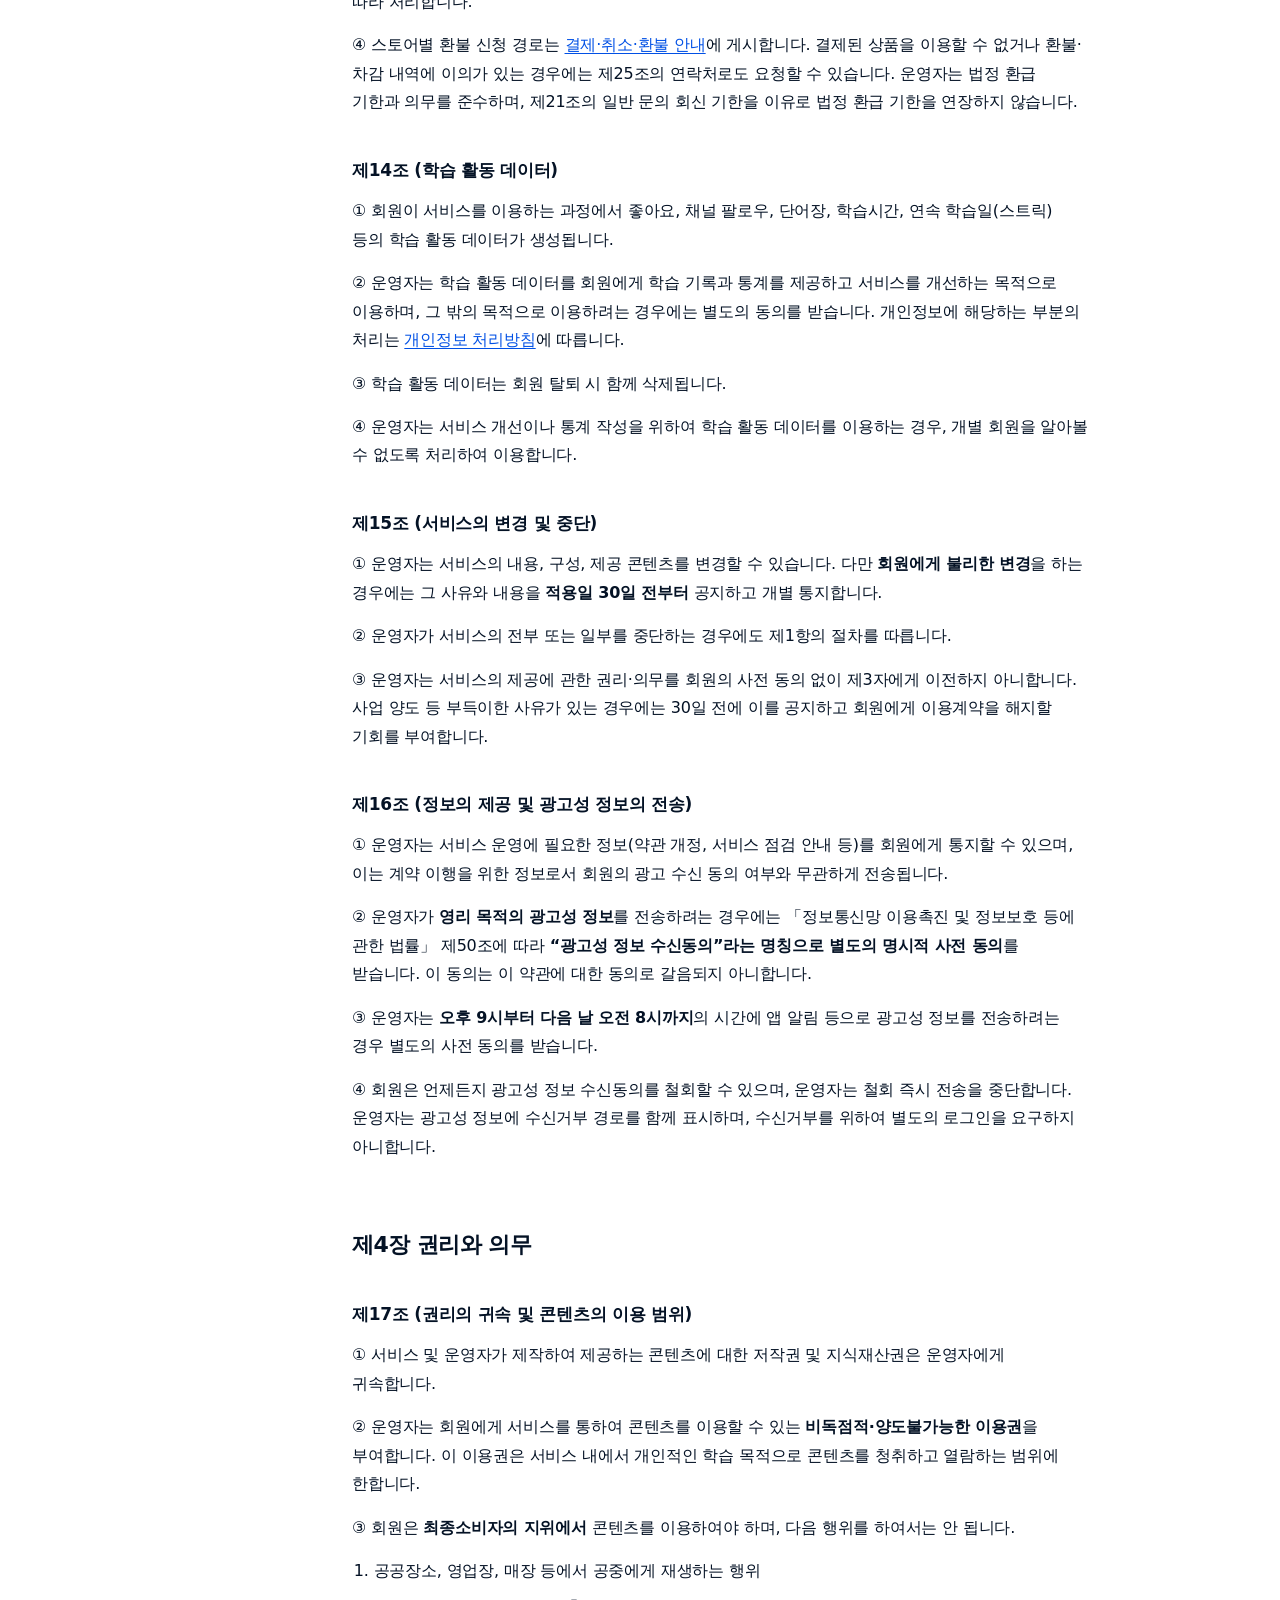
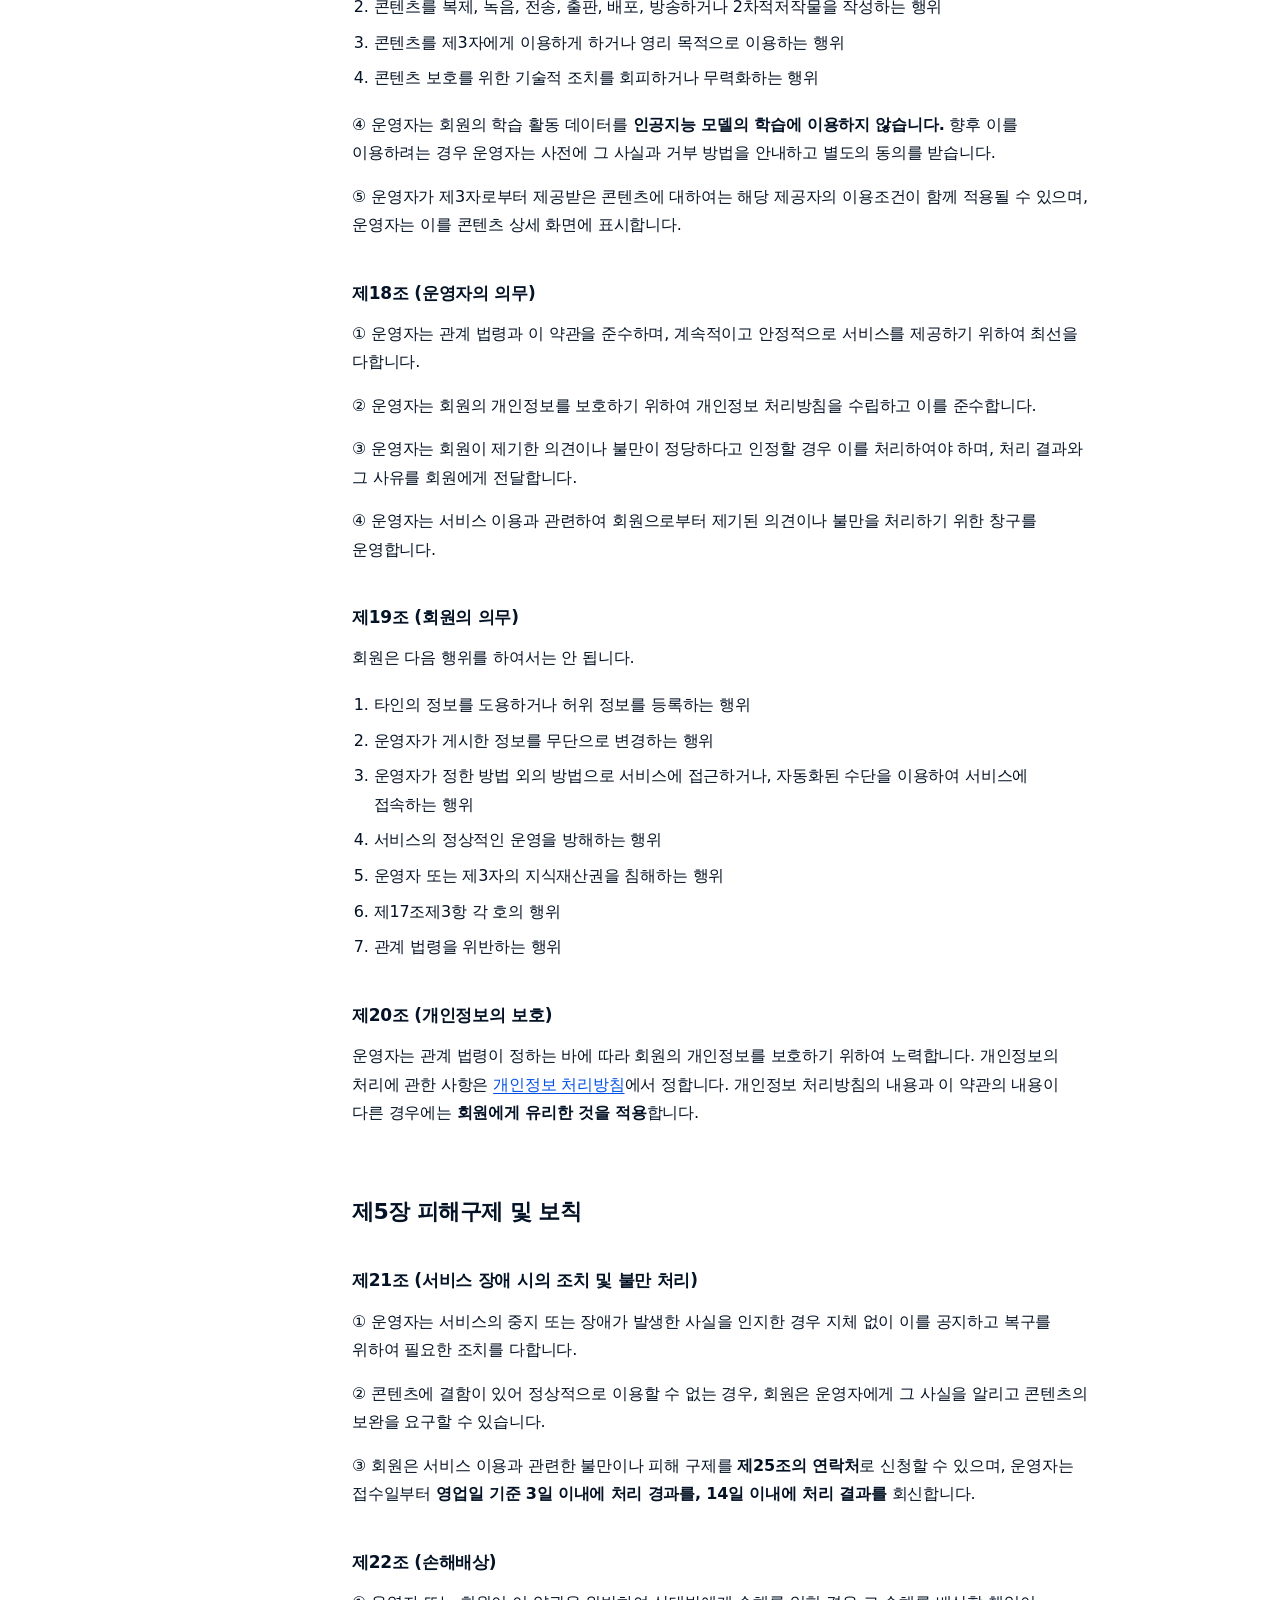
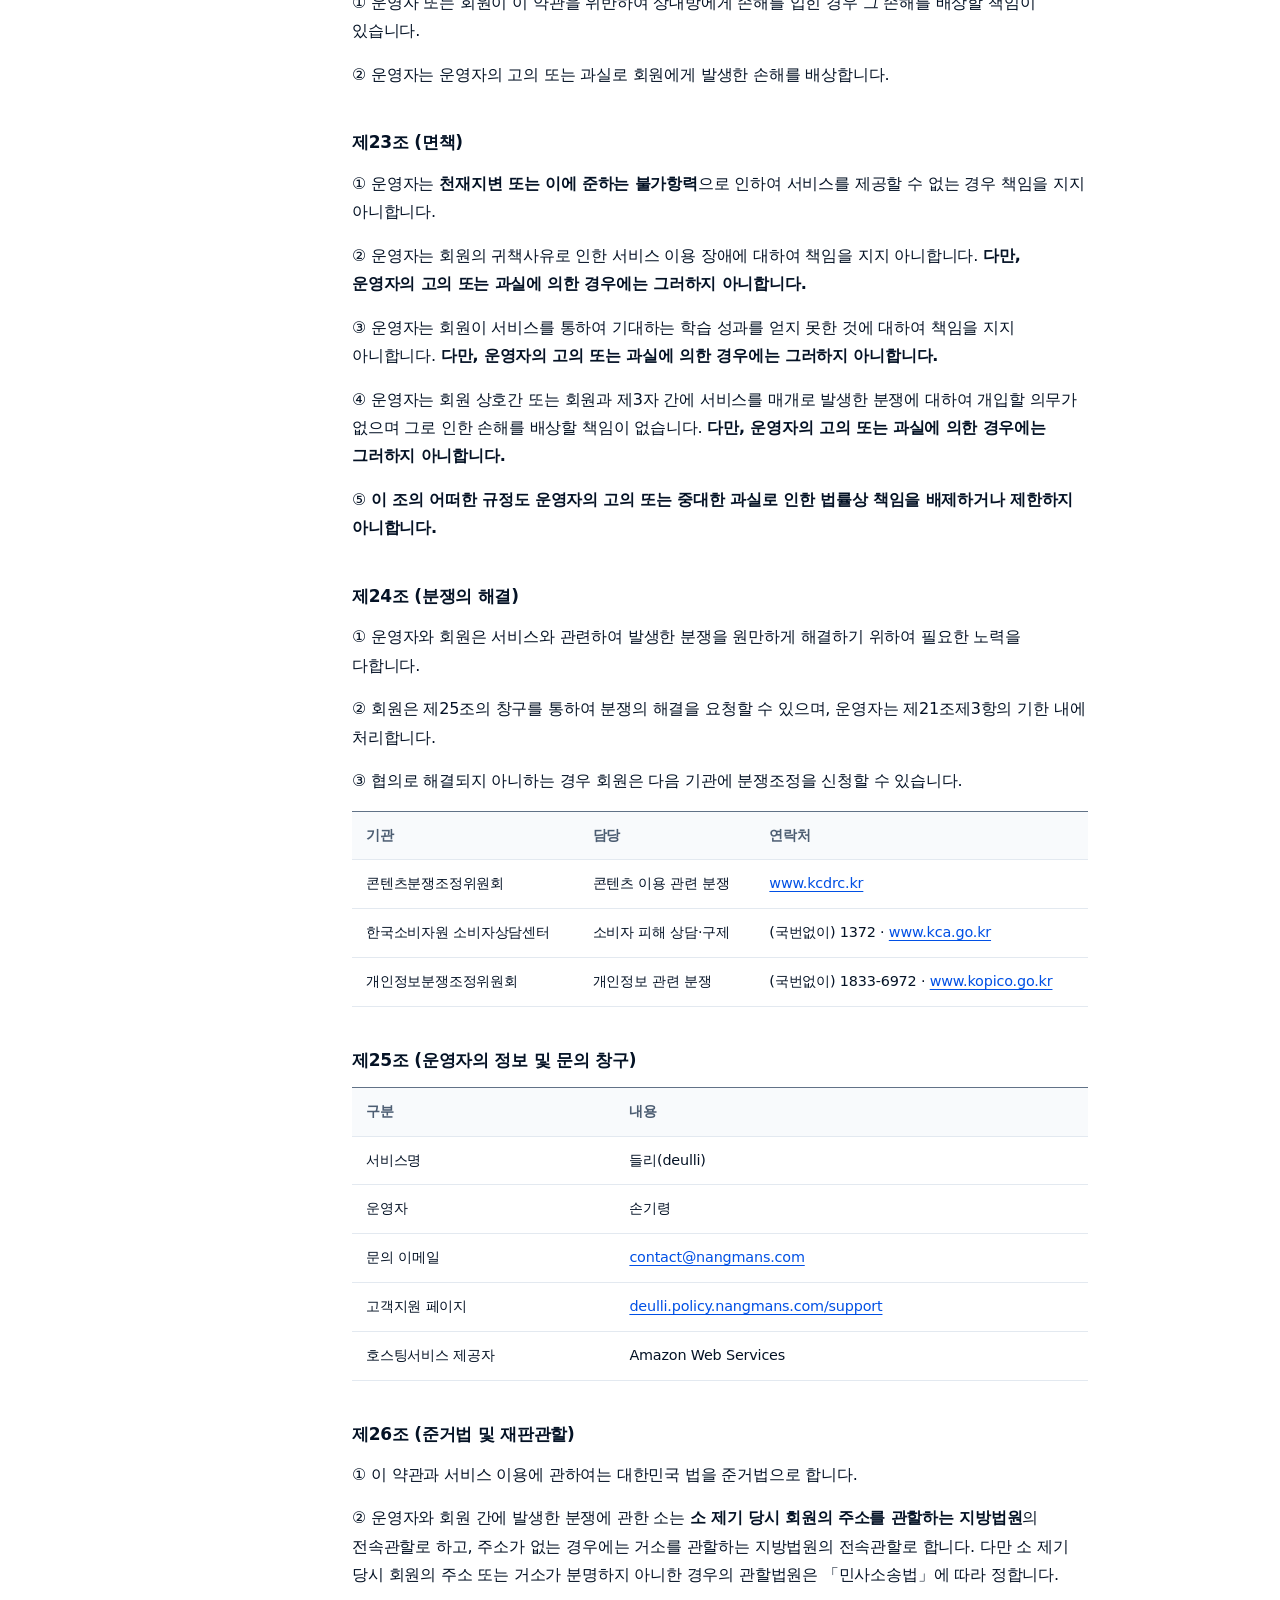
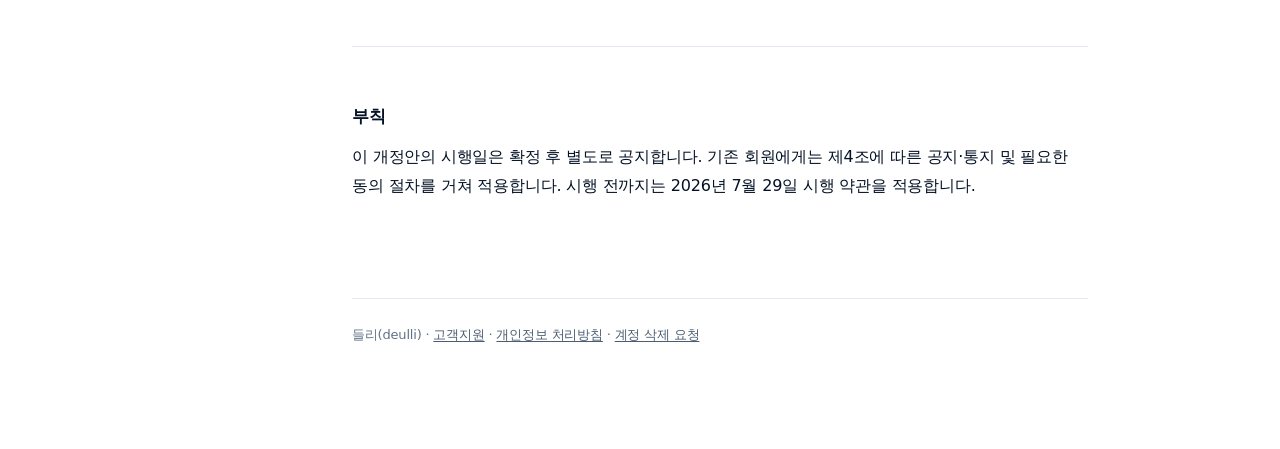
<file: terms-next.html>
<!DOCTYPE html>
<html lang="ko">
<head>
<meta charset="utf-8">
<meta name="viewport" content="width=device-width, initial-scale=1">
<title>이용약관 개정안 · 들리(deulli)</title>
<meta name="description" content="들리(deulli) 월 구독 도입을 위한 서비스 이용약관 개정안">
<meta name="robots" content="noindex, follow">
<link rel="canonical" href="https://deulli.policy.nangmans.com/terms-next">
<meta property="og:type" content="website">
<meta property="og:locale" content="ko_KR">
<meta property="og:site_name" content="들리(deulli)">
<meta property="og:title" content="이용약관 개정안 · 들리(deulli)">
<meta property="og:description" content="들리(deulli) 월 구독 도입을 위한 서비스 이용약관 개정안">
<meta property="og:url" content="https://deulli.policy.nangmans.com/terms-next">
<link rel="icon" type="image/svg+xml" href="/logo.svg">
<link rel="stylesheet" href="/styles.css">
</head>
<body>

<a class="skip-link" href="#main-content">본문으로 건너뛰기</a>

<header class="site-header">
	<div class="site-header-inner">
		<a class="brand" href="/terms" aria-label="들리 정책 및 약관">
			<img class="brand-logo" src="/logo.svg" alt="" width="32" height="32">
			<span>들리 <small>deulli</small></span>
		</a>
		<nav class="policy-tabs" aria-label="정책 문서">
			<a href="/support">고객지원</a>
			<a href="/terms">이용약관</a>
			<a href="/privacy">개인정보 처리방침</a>
			<a href="/refund">결제·환불</a>
			<a href="/account-deletion">계정 삭제</a>
			<a href="/licenses">출처·라이선스</a>
		</nav>
	</div>
</header>

<main class="wrap has-toc" id="main-content">

<header class="doc">
	<p class="eyebrow">정책 및 약관</p>
	<h1>서비스 이용약관 개정안</h1>
	<p class="meta">시행일 미정 · 버전 1.1 개정안</p>
	<div class="note">
		<p>월 구독 도입을 위한 개정안으로, 아직 시행되지 않았습니다. 시행일은 확정 후 별도로 안내합니다. 시행 전에는 <a href="/terms">현행 이용약관</a>이 적용됩니다.</p>
	</div>
</header>

<div class="document-shell">
	<aside class="toc-column" aria-label="이용약관 목차">
		<details class="toc-disclosure" open>
		<summary>목차</summary>
		<nav class="toc" aria-label="이용약관 세부 목차">
			<ol>
				<li><a href="#changes">개정 전후 비교</a></li>
				<li><a href="#ch1">제1장 총칙 <span class="toc-note">(제1조~제6조)</span></a></li>
				<li><a href="#ch2">제2장 회원 <span class="toc-note">(제7조~제12조)</span></a></li>
				<li><a href="#ch3">제3장 서비스의 이용 <span class="toc-note">(제13조~제16조)</span></a></li>
				<li><a href="#subscription-product">월 구독 상품과 이용 범위</a></li>
				<li><a href="#subscription-renewal">결제·자동 갱신 및 취소</a></li>
				<li><a href="#generation-credits">팟캐스트 생성 크레딧</a></li>
				<li><a href="#subscription-refunds">청약철회·해지 및 환불</a></li>
				<li><a href="#ch4">제4장 권리와 의무 <span class="toc-note">(제17조~제20조)</span></a></li>
				<li><a href="#ch5">제5장 피해구제 및 보칙 <span class="toc-note">(제21조~제26조)</span></a></li>
			</ol>
		</nav>
		</details>
		<script>(function(){var d=document.currentScript.previousElementSibling;if(d&&window.matchMedia("(max-width: 60rem)").matches)d.removeAttribute("open");})();</script>
	</aside>

	<article class="document-body">

<h2 id="changes">개정 전후 비교</h2>
<p>선택형 월 구독의 가격·혜택과 결제·크레딧·취소·환불 기준을 안내하기 위한 개정입니다. 아래 표는 <a href="/terms">현행 약관</a>과의 변경점을 요약한 것이며, 개정 조문 전문은 이어지는 본문에서 확인할 수 있습니다.</p>
<div class="table-scroll" tabindex="0" role="region" aria-label="개정 전후 비교표">
<table>
<thead><tr><th scope="col">조항</th><th scope="col">현행</th><th scope="col">개정안</th></tr></thead>
<tbody>
	<tr><th scope="row">제2조</th><td>서비스·회원·콘텐츠 등 용어 정의</td><td>월 구독과 생성 크레딧 정의 추가</td></tr>
	<tr><th scope="row">제11조</th><td>회원 탈퇴 방법과 계정 삭제 안내</td><td>앱 버전별 탈퇴 경로 안내 연결. 탈퇴와 구독 취소·환불이 별개이고, 취소 여부와 관계없이 탈퇴할 수 있음을 명시</td></tr>
	<tr><th scope="row">제13조 제5항</th><td>현재 무료 서비스 제공, 유료 도입 시 약관 개정</td><td>무료 이용과 선택형 월 구독을 구분. 기존 무료 기능의 동의 없는 유료 전환 금지 유지</td></tr>
	<tr><th scope="row">제13조의2 신설</th><td>별도 조항 없음</td><td>무료 퀴즈 하루 5개. 월 14,900원 구독에 퀴즈 무제한과 매월 생성 크레딧 80분 제공</td></tr>
	<tr><th scope="row">제13조의3 신설</th><td>별도 조항 없음</td><td>스토어 인앱결제, 월 자동 갱신, 취소 방법과 잔여 이용기간, 가격 변경 시 안내·동의 규정</td></tr>
	<tr><th scope="row">제13조의4 신설</th><td>별도 조항 없음</td><td>최초 결제일·매월 갱신 결제일에 80분 지급. 해당 이용기간 종료 시 미사용분 소멸, 이월 없음. 차감 안내와 오류 정정</td></tr>
	<tr><th scope="row">제13조의5 신설</th><td>일반 피해구제·불만 처리 조항</td><td>법령에 따른 청약철회·해지·환불과 스토어 요청 경로. 일부 사용을 이유로 한 일률적 환불 거절 방지</td></tr>
	<tr><th scope="row">부칙</th><td>2026년 7월 29일 시행</td><td>개정안 시행일 미정. 제4조에 따른 공지·통지 및 필요한 동의 절차 후 적용</td></tr>
</tbody>
</table>
</div>

<h2 id="ch1">제1장 총칙</h2>

<h3>제1조 (목적)</h3>
<p>이 약관은 손기령(이하 &ldquo;운영자&rdquo;)이 제공하는 영어 청취 학습 서비스 <strong>들리(deulli)</strong>(이하 &ldquo;서비스&rdquo;)의 이용과 관련하여 운영자와 회원 간의 권리, 의무 및 책임사항, 이용조건 및 절차를 정함을 목적으로 합니다.</p>

<h3>제2조 (용어의 정의)</h3>
<p>이 약관에서 사용하는 용어의 뜻은 다음과 같습니다.</p>
<ol>
	<li><strong>서비스</strong>: 운영자가 모바일 애플리케이션 등을 통하여 제공하는 오디오 콘텐츠 청취 및 학습 관련 일체의 서비스를 말합니다.</li>
	<li><strong>회원</strong>: 이 약관에 동의하고 운영자와 이용계약을 체결하여 서비스를 이용하는 자를 말합니다.</li>
	<li><strong>콘텐츠</strong>: 운영자가 서비스를 통하여 제공하는 오디오, 스크립트, 이미지, 텍스트 등 일체의 자료를 말합니다.</li>
	<li><strong>에피소드</strong>: 하나의 재생 단위가 되는 콘텐츠를 말합니다.</li>
	<li><strong>학습 활동 데이터</strong>: 회원이 서비스를 이용하는 과정에서 생성되는 좋아요, 채널 팔로우, 단어장, 학습시간, 연속 학습일(스트릭) 등의 기록을 말합니다.</li>
	<li><strong>월 구독</strong>: 회원이 매월 이용요금을 결제하고 해당 이용기간 동안 정해진 유료 혜택을 이용하는 자동 갱신 상품을 말합니다.</li>
	<li><strong>생성 크레딧</strong>: 팟캐스트 생성에 사용할 수 있는 분량을 분 단위로 표시한 이용 한도를 말합니다. 팟캐스트를 듣는 시간과는 구분됩니다.</li>
</ol>
<p>이 약관에서 정하지 아니한 용어의 뜻은 관계 법령 및 일반적인 상관례에 따릅니다.</p>

<h3>제3조 (인공지능 기술의 이용 및 고지)</h3>
<p class="clause">① 운영자가 서비스를 통하여 제공하는 오디오 콘텐츠의 <strong>대본 및 음성은 생성형 인공지능(Generative AI)을 이용하여 제작</strong>됩니다. 운영자는 「인공지능 발전과 신뢰 기반 조성 등에 관한 기본법」 제31조제1항 및 같은 법 시행령 제23조제1항제1호에 따라 이 사실을 회원에게 사전에 고지합니다.</p>
<p class="clause">② 운영자가 제공하는 콘텐츠에 등장하는 진행자는 <strong>실존 인물이 아닌 가상의 인물</strong>이며, 운영자는 실존 인물의 음성을 모사하지 않습니다.</p>
<p class="clause">③ 인공지능으로 생성된 콘텐츠는 사실과 다르거나 부정확한 표현을 포함할 수 있습니다. 회원은 서비스를 어학 학습 목적으로 이용하여야 하며, 콘텐츠에 포함된 정보를 의료·법률·재무 등 전문적 판단의 근거로 삼아서는 안 됩니다. 운영자는 콘텐츠 내용의 완전성 및 정확성을 보증하지 아니합니다. <strong>다만, 운영자의 고의 또는 과실로 회원에게 손해가 발생한 경우에는 그러하지 아니합니다.</strong></p>

<h3>제4조 (약관의 명시·효력 및 개정)</h3>
<p class="clause">① 운영자는 이 약관의 내용을 회원이 쉽게 알 수 있도록 서비스 초기화면 또는 그 연결화면에 게시합니다. 회원은 언제든지 약관 전문을 열람하고 저장할 수 있습니다.</p>
<p class="clause">② 운영자는 이 약관의 중요한 내용을 회원이 이해할 수 있도록 명확하게 표시하여 안내합니다.</p>
<p class="clause">③ 운영자는 「약관의 규제에 관한 법률」 등 관계 법령을 위반하지 않는 범위에서 이 약관을 개정할 수 있습니다.</p>
<p class="clause">④ 운영자가 약관을 개정하는 경우에는 적용일자, 개정 사유 및 <strong>개정 전후를 비교할 수 있는 대조표</strong>를 명시하여 적용일 <strong>7일 전부터</strong> 서비스 초기화면 또는 그 연결화면에 공지합니다. 다만, <strong>회원에게 불리하거나 중대한 사항을 변경하는 경우에는 적용일 30일 전부터</strong> 공지하고, 회원이 등록한 이메일 또는 앱 알림 등으로 <strong>개별 통지</strong>합니다.</p>
<p class="clause">⑤ 운영자는 제4항의 공지·통지를 할 때 <strong>&ldquo;회원이 적용일 전날까지 거절 의사를 표시하지 아니하면 개정 약관에 동의한 것으로 봅니다&rdquo;라는 뜻을 명확하게 함께 고지</strong>합니다. 회원이 그 기간 내에 거절 의사를 표시하지 아니하면 개정 약관에 동의한 것으로 봅니다.</p>
<p class="clause">⑥ 개정 약관에 동의하지 아니하는 회원은 이용계약을 해지할 수 있습니다.</p>

<h3>제5조 (약관 외 준칙)</h3>
<p>이 약관에서 정하지 아니한 사항과 이 약관의 해석에 관하여는 관계 법령, 문화체육관광부 「콘텐츠이용자 보호지침」, 과학기술정보통신부 「디지털콘텐츠 표준약관」 및 상관례에 따릅니다. 약관의 뜻이 명백하지 아니한 경우에는 <strong>회원에게 유리하게 해석</strong>합니다.</p>

<h3>제6조 (회원에 대한 통지)</h3>
<p class="clause">① 운영자가 회원에게 통지를 하는 경우 회원이 등록한 이메일 주소, 앱 알림 또는 서비스 내 공지사항 게시로 할 수 있습니다.</p>
<p class="clause">② 다만 <strong>이용계약의 해지, 회원 자격의 제한, 서비스의 중단 등 회원의 이익에 중대한 영향을 미치는 사항</strong>은 서비스 내 공지 외에 <strong>이메일 또는 앱 알림 등으로 개별 통지</strong>합니다.</p>
<p class="clause">③ 운영자는 회원이 이메일 주소를 등록하지 아니하였거나 등록한 주소가 유효하지 아니하여 개별 통지가 곤란한 경우, 서비스 내 공지사항에 30일 이상 게시하는 것으로 개별 통지를 갈음할 수 있습니다.</p>

<h2 id="ch2">제2장 회원</h2>

<h3>제7조 (회원가입 및 이용계약의 성립)</h3>
<p class="clause">① 이용계약은 서비스를 이용하려는 자가 이 약관에 동의하고 운영자가 정한 절차에 따라 회원가입을 신청하면, 운영자가 이를 승낙함으로써 성립합니다.</p>
<p class="clause">② 운영자는 다음 각 호에 해당하는 신청에 대하여는 승낙을 하지 아니하거나 사후에 이용계약을 해지할 수 있습니다.</p>
<ol>
	<li>만 14세 미만인 경우</li>
	<li>이 약관 위반으로 회원 자격을 상실한 후 운영자가 정한 재가입 제한 기간이 지나지 아니한 경우</li>
	<li>타인의 명의나 정보를 도용한 경우</li>
	<li>서비스의 정상적인 운영을 방해할 목적으로 신청한 경우</li>
	<li>관계 법령을 위반하거나 사회의 안녕질서 또는 미풍양속을 저해할 목적으로 신청한 경우</li>
</ol>
<p class="clause">③ 운영자는 설비의 여유가 없거나 기술적 장애가 있는 경우 승낙을 유보할 수 있으며, 그 사유와 예상 시기를 안내합니다.</p>

<h3>제8조 (외부 계정 연동에 관한 특칙)</h3>
<p class="clause">① 회원은 Google 또는 Apple 계정으로 서비스에 로그인합니다. 운영자는 별도의 아이디와 비밀번호를 발급하지 않습니다.</p>
<p class="clause">② 운영자는 외부 계정 제공자로부터 회원 식별에 필요한 최소한의 정보만을 전달받으며, 구체적인 항목과 처리 방법은 <a href="/privacy">개인정보 처리방침</a>에서 정합니다.</p>
<p class="clause">③ 회원은 앱 내에서 <strong>외부 계정 연동을 해제</strong>할 수 있습니다. 연동을 해제하면 해당 계정으로 로그인할 수 없습니다.</p>
<p class="clause">④ 외부 계정 제공자의 서비스 중단, 정책 변경, 회원의 해당 계정 탈퇴 등으로 로그인이 불가능해지는 경우, 운영자는 회원에게 이를 안내하고 대체 수단을 마련하기 위하여 노력합니다.</p>

<h3>제9조 (이용 연령)</h3>
<p class="clause">① 서비스는 <strong>만 14세 이상</strong>만 이용할 수 있습니다.</p>
<p class="clause">② 운영자는 회원가입 절차에서 만 14세 이상임을 확인합니다. 만 14세 미만인 자가 가입한 사실이 확인된 경우 운영자는 지체 없이 그 계정과 개인정보를 삭제합니다.</p>

<h3>제10조 (계정 관리에 대한 회원의 의무)</h3>
<p class="clause">① 회원은 자신의 계정을 제3자가 이용하도록 하여서는 안 되며, 계정 관리에 필요한 주의를 다하여야 합니다.</p>
<p class="clause">② 회원은 자신의 계정이 도용되거나 제3자가 사용하고 있음을 인지한 경우 즉시 운영자에게 통지하고 운영자의 안내에 따라야 합니다. 회원이 이를 통지하지 아니하거나 통지 후 운영자의 안내에 따르지 아니하여 발생한 불이익에 대하여 운영자는 책임을 지지 아니합니다. <strong>다만, 운영자의 고의 또는 과실에 의한 경우에는 그러하지 아니합니다.</strong></p>

<h3>제11조 (회원 탈퇴 및 계정 삭제)</h3>
<p class="clause">① 회원은 <strong>언제든지 앱 내 회원 탈퇴 메뉴에서 직접 탈퇴</strong>할 수 있으며, 운영자는 관계 법령이 정하는 경우를 제외하고 이를 지체 없이 처리합니다. 앱 버전별 메뉴 위치는 <a href="/account-deletion">계정 삭제 요청 안내</a>에서 확인할 수 있습니다.</p>
<p class="clause">② 앱을 이용할 수 없는 경우 회원은 <a href="/account-deletion">계정 삭제 요청 페이지</a> 또는 제25조의 연락처를 통하여 계정 삭제를 요청할 수 있습니다.</p>
<p class="clause">③ 운영자는 「개인정보 보호법」 제38조제4항에 따라 <strong>탈퇴 절차를 가입 절차보다 어렵게 하지 아니합니다.</strong></p>
<p class="clause">④ <strong>탈퇴 시 회원의 계정과 학습 활동 데이터는 즉시 삭제되며 복구할 수 없습니다.</strong> 운영자는 탈퇴 절차에서 이 사실을 안내하며, 회원은 필요한 정보를 미리 보관하여야 합니다. 운영자가 이 안내를 하였음에도 회원이 적절한 조치를 취하지 아니하여 발생한 데이터 소멸에 대하여 운영자는 책임을 지지 아니합니다. <strong>다만, 운영자의 고의 또는 과실에 의한 경우에는 그러하지 아니합니다.</strong></p>
<p class="clause">⑤ <strong>앱 삭제 또는 회원 탈퇴만으로 스토어 구독이 취소되거나 환불되지는 않습니다.</strong> 자동 갱신을 중지하려면 구매한 스토어에서 별도로 구독을 취소하여야 합니다. 운영자는 탈퇴 전에 이 사실과 취소 경로를 안내하며, 구독 취소 여부를 회원 탈퇴의 조건으로 요구하지 않습니다. 회원 탈퇴가 관계 법령에 따른 환불 청구권을 소멸시키지는 않습니다.</p>

<h3>제12조 (회원 자격의 제한 및 상실)</h3>
<p class="clause">① 회원이 제19조의 의무를 위반한 경우 운영자는 경고, 일시적 이용 제한, 이용계약 해지의 조치를 취할 수 있습니다. 운영자는 위반의 내용과 정도, 반복 여부를 고려하여 <strong>가장 경미한 조치부터 단계적으로</strong> 적용합니다.</p>
<p class="clause">② 운영자가 이용계약을 해지하려는 경우, 운영자는 회원에게 그 사유를 알리고 <strong>7일 이상의 기간을 정하여 소명할 기회</strong>를 부여합니다. 다만 관계 법령을 명백히 위반하거나 다른 회원 또는 서비스에 회복하기 어려운 손해를 발생시킬 우려가 있는 경우에는 즉시 이용을 제한한 뒤 사후에 소명 기회를 부여할 수 있습니다.</p>

<h2 id="ch3">제3장 서비스의 이용</h2>

<h3>제13조 (서비스의 제공)</h3>
<p class="clause">① 운영자는 연중무휴 1일 24시간 서비스를 제공함을 원칙으로 합니다.</p>
<p class="clause">② 운영자는 정보통신설비의 보수·점검·교체, 통신두절, 운영상 상당한 이유가 있는 경우 서비스를 일시적으로 중단할 수 있습니다. 이 경우 운영자는 <strong>중단 시점 기준 24시간 이전에</strong> 그 사유와 기간을 공지합니다. 다만 사전에 공지할 수 없는 부득이한 사유가 있는 경우에는 사후에 지체 없이 공지합니다.</p>
<p class="clause">③ 회원은 서비스 이용에 필요한 단말기, 운영체제, 통신 환경을 스스로 갖추어야 하며, 이에 소요되는 데이터 통신 요금은 회원이 부담합니다.</p>
<p class="clause">④ 운영자는 서비스 이용에 필요한 최소 사양과 이용 환경 제한 사항을 회원이 알 수 있도록 안내합니다.</p>
<p class="clause">⑤ 서비스는 무료 이용 범위와 선택적으로 구매할 수 있는 월 구독으로 구성됩니다. 무료·유료 이용 범위는 제13조의2에서 정합니다. 운영자는 유료 전환에 관하여 제4조 및 관계 법령이 정하는 절차를 따르며, <strong>이미 무료로 제공되던 기능을 회원의 동의 없이 유료로 전환하지 않습니다.</strong></p>

<h3 id="subscription-product">제13조의2 (월 구독 상품과 이용 범위)</h3>
<p class="clause">① 월 구독의 이용요금은 <strong>월 14,900원</strong>이며, 구독 이용기간 동안 다음 혜택을 제공합니다.</p>
<ul>
	<li><strong>퀴즈 무제한 이용</strong></li>
	<li><strong>매월 팟캐스트 생성 크레딧 80분</strong></li>
</ul>
<p class="clause">② 무료 회원은 퀴즈를 <strong>하루 5개까지</strong> 이용할 수 있습니다. 월 구독 회원에게는 이 일일 한도를 적용하지 않습니다.</p>
<p class="clause">③ 월 구독은 무료 서비스 이용만으로 시작되지 않습니다. 회원이 상품 조건을 확인하고 스토어의 구매 절차를 완료한 경우에만 결제가 이루어집니다.</p>
<p class="clause">④ 운영자는 구매 전에 상품의 가격, 결제 주기, 제공 혜택, 크레딧 지급·차감·유효기간, 자동 갱신 여부 및 취소·환불 방법을 명확하게 표시합니다. 실제 결제금액은 스토어의 최종 결제 화면에서 확인할 수 있으며, 표시된 금액 외의 비용을 임의로 추가 청구하지 않습니다.</p>

<h3 id="subscription-renewal">제13조의3 (결제·자동 갱신 및 구독 취소)</h3>
<p class="clause">① 월 구독은 Apple App Store 또는 Google Play의 인앱결제로 구매합니다. 회원은 결제 전에 상품 조건과 스토어 결제 화면을 확인하여야 합니다. 미성년자가 법정대리인의 동의 없이 구매한 경우, 관계 법령에 따라 미성년자 또는 법정대리인이 계약을 취소할 수 있습니다.</p>
<p class="clause">② 월 구독은 <strong>취소하지 않으면 매월 자동으로 갱신되어 이용요금이 결제</strong>됩니다. 이용기간과 다음 갱신일은 구매한 스토어의 구독 정보에서 확인할 수 있습니다.</p>
<p class="clause">③ 회원은 구매한 스토어의 구독 관리에서 자동 갱신을 취소할 수 있습니다. 취소 방법과 스토어별 경로는 <a href="/refund">결제·취소·환불 안내</a>에서 확인할 수 있습니다. 다음 결제를 원하지 않는 경우 해당 스토어가 안내하는 갱신 전 취소 기한을 확인하여야 합니다.</p>
<p class="clause">④ 자동 갱신을 취소하더라도 이미 결제한 이용기간이 끝날 때까지 구독 혜택을 이용할 수 있습니다. 다만, 환불이나 계약의 즉시 해제·해지가 처리된 경우에는 그 처리 결과에 따라 이용기간이 달라질 수 있습니다. <strong>자동 갱신 취소와 이미 결제된 금액의 환불 요청은 별도의 절차</strong>입니다.</p>
<p class="clause">⑤ 운영자가 구독료를 인상하거나 무료 이용을 유료 정기결제로 전환하는 경우에는 변경 일시, 변경 전후 가격, 결제방법 및 취소·해지 조건을 안내하고 관계 법령과 스토어 정책에서 요구하는 시기와 방법에 따라 회원의 동의를 받습니다. 단순한 약관 동의 간주만으로 유료 구매나 이러한 변경에 필요한 결제 동의를 대신하지 않습니다.</p>

<h3 id="generation-credits">제13조의4 (팟캐스트 생성 크레딧)</h3>
<p class="clause">① 월 구독에 포함된 생성 크레딧 80분은 팟캐스트 생성 기능에 사용합니다. 퀴즈 이용과 팟캐스트 청취는 생성 크레딧을 차감하는 행위가 아닙니다.</p>
<p class="clause">② 생성 크레딧은 <strong>최초 구독 결제일과 이후 매월 갱신 결제일에 80분씩</strong> 지급합니다. 각 회차에 지급된 크레딧은 해당 구독 이용기간에만 사용할 수 있으며, <strong>이용기간이 끝나면 남은 분량은 소멸하고 다음 기간으로 이월되지 않습니다.</strong> 자동 갱신을 취소하더라도 이미 결제한 이용기간이 끝나기 전까지는 남은 크레딧을 사용할 수 있습니다. 다만, 환불이나 계약의 즉시 해제·해지가 처리된 경우에는 그 처리 결과에 따릅니다.</p>
<p class="clause">③ 운영자는 생성 요청 전에 차감 기준과 사용 분량을 회원이 알 수 있도록 안내합니다. 잔여 크레딧을 초과한 생성 요청에 대하여 추가 요금을 자동 청구하지 않습니다.</p>
<p class="clause">④ 생성 기능의 미제공·장애 또는 크레딧의 잘못된 차감으로 이용하지 못한 경우 회원은 제25조의 창구로 정정을 요청할 수 있습니다. 운영자는 이용·차감 내역을 확인하여 오류를 바로잡고, 관계 법령 및 제13조의5에 따른 조치를 합니다.</p>

<h3 id="subscription-refunds">제13조의5 (청약철회·계약 해지 및 환불)</h3>
<p class="clause">① 회원의 청약철회, 계약 해제·해지 및 환불은 「전자상거래 등에서의 소비자보호에 관한 법률」 등 관계 법령과 구매한 스토어의 처리 절차에 따릅니다. 스토어 정책이나 이 약관이 관계 법령에 따른 회원의 권리를 제한하지 않습니다.</p>
<p class="clause">② 회원은 관계 법령에서 정한 기산일부터 7일 이내에 청약철회를 할 수 있습니다. 디지털콘텐츠의 제공이 개시된 경우 등 법령에서 정한 사유가 있으면 청약철회가 제한될 수 있으나, 운영자는 법령에서 요구하는 사전 표시와 시험 이용 등의 조치를 갖추어야 합니다. 나누어 제공할 수 있는 콘텐츠 중 아직 제공되지 않은 부분은 별도로 판단합니다.</p>
<p class="clause">③ 상품이 표시·광고 또는 계약 내용과 다르게 제공된 경우에는 관계 법령이 정한 기간과 조건에 따라 청약철회 등을 할 수 있습니다. <strong>퀴즈 또는 생성 크레딧을 일부 이용했다는 이유만으로 모든 환불을 일률적으로 거절하지 않습니다.</strong> 제공·이용 내역과 미제공 부분, 해지 사유 등을 확인하여 관계 법령에 따라 처리합니다.</p>
<p class="clause">④ 스토어별 환불 신청 경로는 <a href="/refund">결제·취소·환불 안내</a>에 게시합니다. 결제된 상품을 이용할 수 없거나 환불·차감 내역에 이의가 있는 경우에는 제25조의 연락처로도 요청할 수 있습니다. 운영자는 법정 환급 기한과 의무를 준수하며, 제21조의 일반 문의 회신 기한을 이유로 법정 환급 기한을 연장하지 않습니다.</p>

<h3>제14조 (학습 활동 데이터)</h3>
<p class="clause">① 회원이 서비스를 이용하는 과정에서 좋아요, 채널 팔로우, 단어장, 학습시간, 연속 학습일(스트릭) 등의 학습 활동 데이터가 생성됩니다.</p>
<p class="clause">② 운영자는 학습 활동 데이터를 회원에게 학습 기록과 통계를 제공하고 서비스를 개선하는 목적으로 이용하며, 그 밖의 목적으로 이용하려는 경우에는 별도의 동의를 받습니다. 개인정보에 해당하는 부분의 처리는 <a href="/privacy">개인정보 처리방침</a>에 따릅니다.</p>
<p class="clause">③ 학습 활동 데이터는 회원 탈퇴 시 함께 삭제됩니다.</p>
<p class="clause">④ 운영자는 서비스 개선이나 통계 작성을 위하여 학습 활동 데이터를 이용하는 경우, 개별 회원을 알아볼 수 없도록 처리하여 이용합니다.</p>

<h3>제15조 (서비스의 변경 및 중단)</h3>
<p class="clause">① 운영자는 서비스의 내용, 구성, 제공 콘텐츠를 변경할 수 있습니다. 다만 <strong>회원에게 불리한 변경</strong>을 하는 경우에는 그 사유와 내용을 <strong>적용일 30일 전부터</strong> 공지하고 개별 통지합니다.</p>
<p class="clause">② 운영자가 서비스의 전부 또는 일부를 중단하는 경우에도 제1항의 절차를 따릅니다.</p>
<p class="clause">③ 운영자는 서비스의 제공에 관한 권리·의무를 회원의 사전 동의 없이 제3자에게 이전하지 아니합니다. 사업 양도 등 부득이한 사유가 있는 경우에는 30일 전에 이를 공지하고 회원에게 이용계약을 해지할 기회를 부여합니다.</p>

<h3>제16조 (정보의 제공 및 광고성 정보의 전송)</h3>
<p class="clause">① 운영자는 서비스 운영에 필요한 정보(약관 개정, 서비스 점검 안내 등)를 회원에게 통지할 수 있으며, 이는 계약 이행을 위한 정보로서 회원의 광고 수신 동의 여부와 무관하게 전송됩니다.</p>
<p class="clause">② 운영자가 <strong>영리 목적의 광고성 정보</strong>를 전송하려는 경우에는 「정보통신망 이용촉진 및 정보보호 등에 관한 법률」 제50조에 따라 <strong>&ldquo;광고성 정보 수신동의&rdquo;라는 명칭으로 별도의 명시적 사전 동의</strong>를 받습니다. 이 동의는 이 약관에 대한 동의로 갈음되지 아니합니다.</p>
<p class="clause">③ 운영자는 <strong>오후 9시부터 다음 날 오전 8시까지</strong>의 시간에 앱 알림 등으로 광고성 정보를 전송하려는 경우 별도의 사전 동의를 받습니다.</p>
<p class="clause">④ 회원은 언제든지 광고성 정보 수신동의를 철회할 수 있으며, 운영자는 철회 즉시 전송을 중단합니다. 운영자는 광고성 정보에 수신거부 경로를 함께 표시하며, 수신거부를 위하여 별도의 로그인을 요구하지 아니합니다.</p>

<h2 id="ch4">제4장 권리와 의무</h2>

<h3>제17조 (권리의 귀속 및 콘텐츠의 이용 범위)</h3>
<p class="clause">① 서비스 및 운영자가 제작하여 제공하는 콘텐츠에 대한 저작권 및 지식재산권은 운영자에게 귀속합니다.</p>
<p class="clause">② 운영자는 회원에게 서비스를 통하여 콘텐츠를 이용할 수 있는 <strong>비독점적·양도불가능한 이용권</strong>을 부여합니다. 이 이용권은 서비스 내에서 개인적인 학습 목적으로 콘텐츠를 청취하고 열람하는 범위에 한합니다.</p>
<p class="clause">③ 회원은 <strong>최종소비자의 지위에서</strong> 콘텐츠를 이용하여야 하며, 다음 행위를 하여서는 안 됩니다.</p>
<ol>
	<li>공공장소, 영업장, 매장 등에서 공중에게 재생하는 행위</li>
	<li>콘텐츠를 복제, 녹음, 전송, 출판, 배포, 방송하거나 2차적저작물을 작성하는 행위</li>
	<li>콘텐츠를 제3자에게 이용하게 하거나 영리 목적으로 이용하는 행위</li>
	<li>콘텐츠 보호를 위한 기술적 조치를 회피하거나 무력화하는 행위</li>
</ol>
<p class="clause">④ 운영자는 회원의 학습 활동 데이터를 <strong>인공지능 모델의 학습에 이용하지 않습니다.</strong> 향후 이를 이용하려는 경우 운영자는 사전에 그 사실과 거부 방법을 안내하고 별도의 동의를 받습니다.</p>
<p class="clause">⑤ 운영자가 제3자로부터 제공받은 콘텐츠에 대하여는 해당 제공자의 이용조건이 함께 적용될 수 있으며, 운영자는 이를 콘텐츠 상세 화면에 표시합니다.</p>

<h3>제18조 (운영자의 의무)</h3>
<p class="clause">① 운영자는 관계 법령과 이 약관을 준수하며, 계속적이고 안정적으로 서비스를 제공하기 위하여 최선을 다합니다.</p>
<p class="clause">② 운영자는 회원의 개인정보를 보호하기 위하여 개인정보 처리방침을 수립하고 이를 준수합니다.</p>
<p class="clause">③ 운영자는 회원이 제기한 의견이나 불만이 정당하다고 인정할 경우 이를 처리하여야 하며, 처리 결과와 그 사유를 회원에게 전달합니다.</p>
<p class="clause">④ 운영자는 서비스 이용과 관련하여 회원으로부터 제기된 의견이나 불만을 처리하기 위한 창구를 운영합니다.</p>

<h3>제19조 (회원의 의무)</h3>
<p>회원은 다음 행위를 하여서는 안 됩니다.</p>
<ol>
	<li>타인의 정보를 도용하거나 허위 정보를 등록하는 행위</li>
	<li>운영자가 게시한 정보를 무단으로 변경하는 행위</li>
	<li>운영자가 정한 방법 외의 방법으로 서비스에 접근하거나, 자동화된 수단을 이용하여 서비스에 접속하는 행위</li>
	<li>서비스의 정상적인 운영을 방해하는 행위</li>
	<li>운영자 또는 제3자의 지식재산권을 침해하는 행위</li>
	<li>제17조제3항 각 호의 행위</li>
	<li>관계 법령을 위반하는 행위</li>
</ol>

<h3>제20조 (개인정보의 보호)</h3>
<p>운영자는 관계 법령이 정하는 바에 따라 회원의 개인정보를 보호하기 위하여 노력합니다. 개인정보의 처리에 관한 사항은 <a href="/privacy">개인정보 처리방침</a>에서 정합니다. 개인정보 처리방침의 내용과 이 약관의 내용이 다른 경우에는 <strong>회원에게 유리한 것을 적용</strong>합니다.</p>

<h2 id="ch5">제5장 피해구제 및 보칙</h2>

<h3>제21조 (서비스 장애 시의 조치 및 불만 처리)</h3>
<p class="clause">① 운영자는 서비스의 중지 또는 장애가 발생한 사실을 인지한 경우 지체 없이 이를 공지하고 복구를 위하여 필요한 조치를 다합니다.</p>
<p class="clause">② 콘텐츠에 결함이 있어 정상적으로 이용할 수 없는 경우, 회원은 운영자에게 그 사실을 알리고 콘텐츠의 보완을 요구할 수 있습니다.</p>
<p class="clause">③ 회원은 서비스 이용과 관련한 불만이나 피해 구제를 <strong>제25조의 연락처</strong>로 신청할 수 있으며, 운영자는 접수일부터 <strong>영업일 기준 3일 이내에 처리 경과를, 14일 이내에 처리 결과를</strong> 회신합니다.</p>

<h3>제22조 (손해배상)</h3>
<p class="clause">① 운영자 또는 회원이 이 약관을 위반하여 상대방에게 손해를 입힌 경우 그 손해를 배상할 책임이 있습니다.</p>
<p class="clause">② 운영자는 운영자의 고의 또는 과실로 회원에게 발생한 손해를 배상합니다.</p>

<h3>제23조 (면책)</h3>
<p class="clause">① 운영자는 <strong>천재지변 또는 이에 준하는 불가항력</strong>으로 인하여 서비스를 제공할 수 없는 경우 책임을 지지 아니합니다.</p>
<p class="clause">② 운영자는 회원의 귀책사유로 인한 서비스 이용 장애에 대하여 책임을 지지 아니합니다. <strong>다만, 운영자의 고의 또는 과실에 의한 경우에는 그러하지 아니합니다.</strong></p>
<p class="clause">③ 운영자는 회원이 서비스를 통하여 기대하는 학습 성과를 얻지 못한 것에 대하여 책임을 지지 아니합니다. <strong>다만, 운영자의 고의 또는 과실에 의한 경우에는 그러하지 아니합니다.</strong></p>
<p class="clause">④ 운영자는 회원 상호간 또는 회원과 제3자 간에 서비스를 매개로 발생한 분쟁에 대하여 개입할 의무가 없으며 그로 인한 손해를 배상할 책임이 없습니다. <strong>다만, 운영자의 고의 또는 과실에 의한 경우에는 그러하지 아니합니다.</strong></p>
<p class="clause">⑤ <strong>이 조의 어떠한 규정도 운영자의 고의 또는 중대한 과실로 인한 법률상 책임을 배제하거나 제한하지 아니합니다.</strong></p>

<h3>제24조 (분쟁의 해결)</h3>
<p class="clause">① 운영자와 회원은 서비스와 관련하여 발생한 분쟁을 원만하게 해결하기 위하여 필요한 노력을 다합니다.</p>
<p class="clause">② 회원은 제25조의 창구를 통하여 분쟁의 해결을 요청할 수 있으며, 운영자는 제21조제3항의 기한 내에 처리합니다.</p>
<p class="clause">③ 협의로 해결되지 아니하는 경우 회원은 다음 기관에 분쟁조정을 신청할 수 있습니다.</p>
<div class="table-scroll">
<table>
<tbody>
	<tr><th>기관</th><th>담당</th><th>연락처</th></tr>
	<tr><td>콘텐츠분쟁조정위원회</td><td>콘텐츠 이용 관련 분쟁</td><td><a href="https://www.kcdrc.kr">www.kcdrc.kr</a></td></tr>
	<tr><td>한국소비자원 소비자상담센터</td><td>소비자 피해 상담·구제</td><td>(국번없이) 1372 · <a href="https://www.kca.go.kr">www.kca.go.kr</a></td></tr>
	<tr><td>개인정보분쟁조정위원회</td><td>개인정보 관련 분쟁</td><td>(국번없이) 1833-6972 · <a href="https://www.kopico.go.kr">www.kopico.go.kr</a></td></tr>
</tbody>
</table>
</div>

<h3>제25조 (운영자의 정보 및 문의 창구)</h3>
<div class="table-scroll">
<table>
<tbody>
	<tr><th>구분</th><th>내용</th></tr>
	<tr><td>서비스명</td><td>들리(deulli)</td></tr>
	<tr><td>운영자</td><td>손기령</td></tr>
	<tr><td>문의 이메일</td><td><a href="mailto:contact@nangmans.com">contact@nangmans.com</a></td></tr>
	<tr><td>고객지원 페이지</td><td><a href="/support">deulli.policy.nangmans.com/support</a></td></tr>
	<tr><td>호스팅서비스 제공자</td><td>Amazon Web Services</td></tr>
</tbody>
</table>
</div>

<h3>제26조 (준거법 및 재판관할)</h3>
<p class="clause">① 이 약관과 서비스 이용에 관하여는 대한민국 법을 준거법으로 합니다.</p>
<p class="clause">② 운영자와 회원 간에 발생한 분쟁에 관한 소는 <strong>소 제기 당시 회원의 주소를 관할하는 지방법원</strong>의 전속관할로 하고, 주소가 없는 경우에는 거소를 관할하는 지방법원의 전속관할로 합니다. 다만 소 제기 당시 회원의 주소 또는 거소가 분명하지 아니한 경우의 관할법원은 「민사소송법」에 따라 정합니다.</p>

<hr>

<h3>부칙</h3>
<p>이 개정안의 시행일은 확정 후 별도로 공지합니다. 기존 회원에게는 제4조에 따른 공지·통지 및 필요한 동의 절차를 거쳐 적용합니다. 시행 전까지는 2026년 7월 29일 시행 약관을 적용합니다.</p>

	</article>
</div>

<footer class="doc">
	<p>들리(deulli) · <a href="/support">고객지원</a> · <a href="/privacy">개인정보 처리방침</a> · <a href="/account-deletion">계정 삭제 요청</a></p>
</footer>

</main>
</body>
</html>
</file>
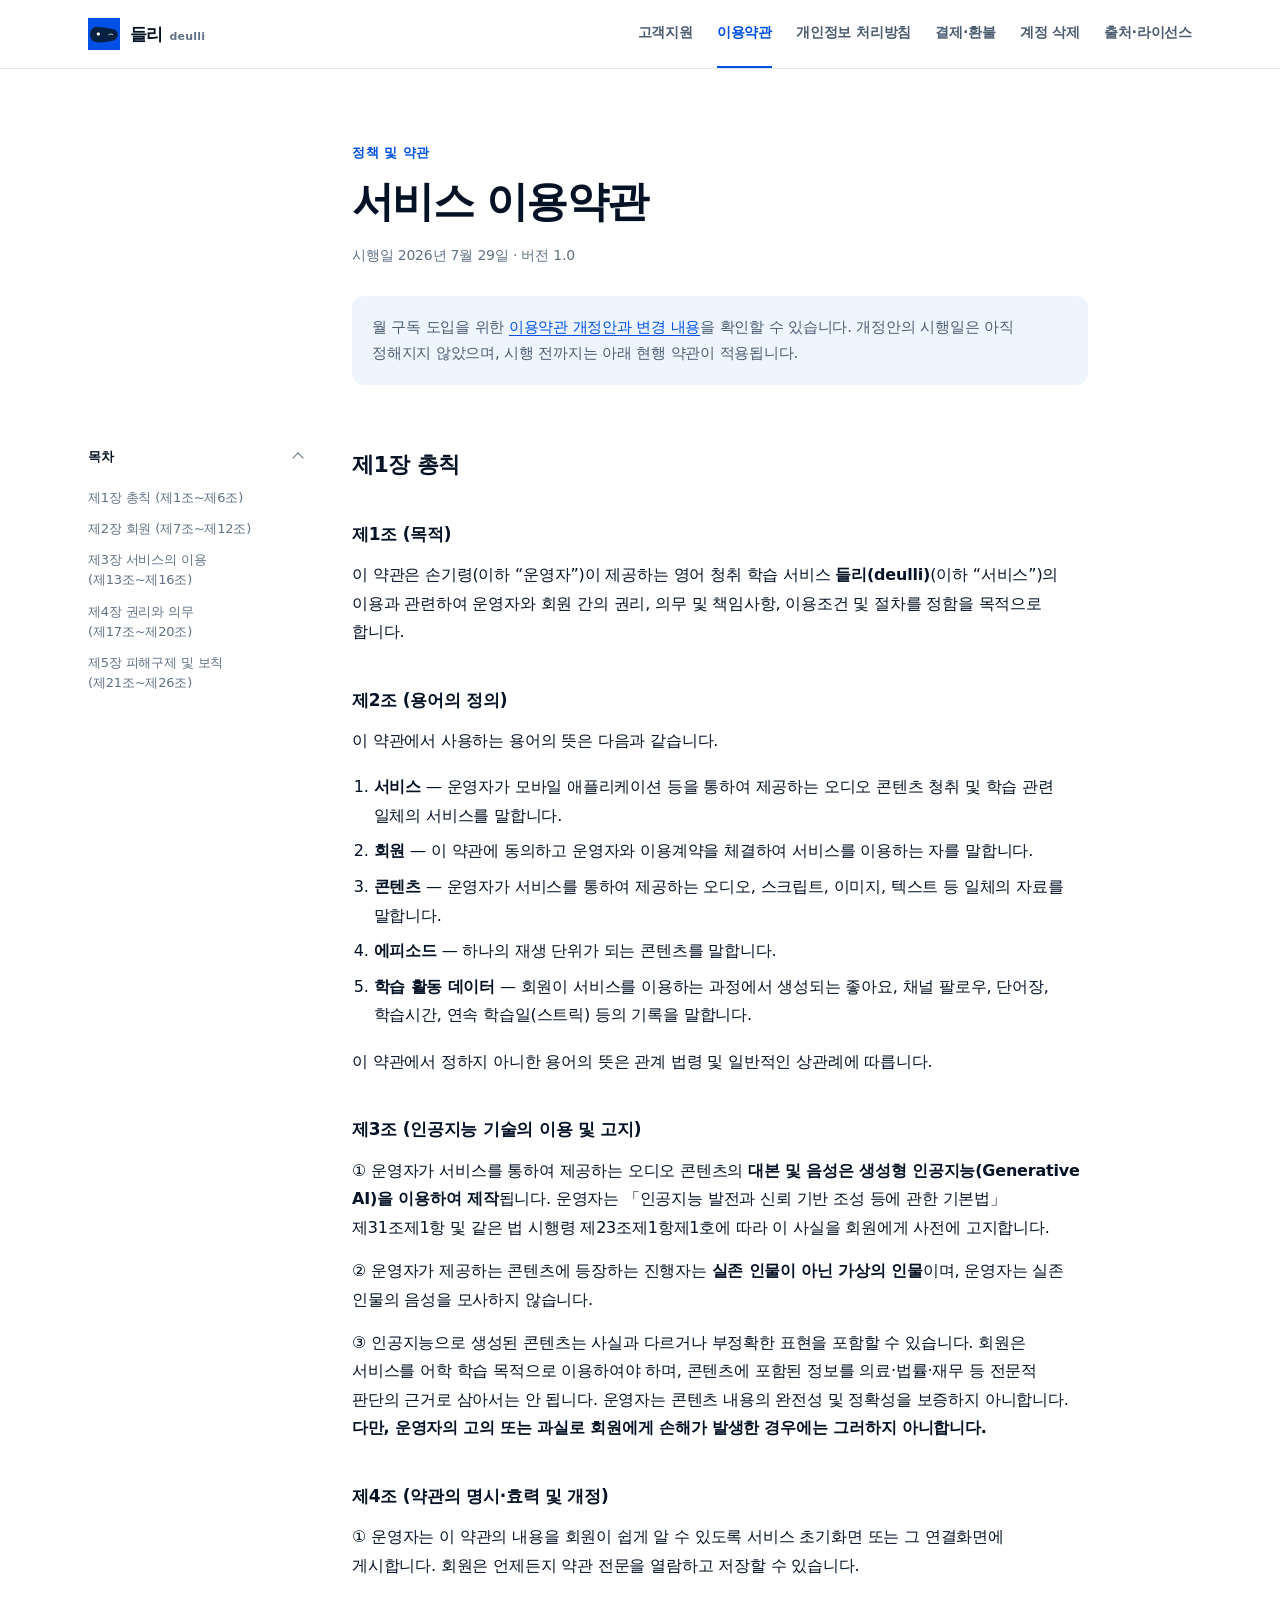
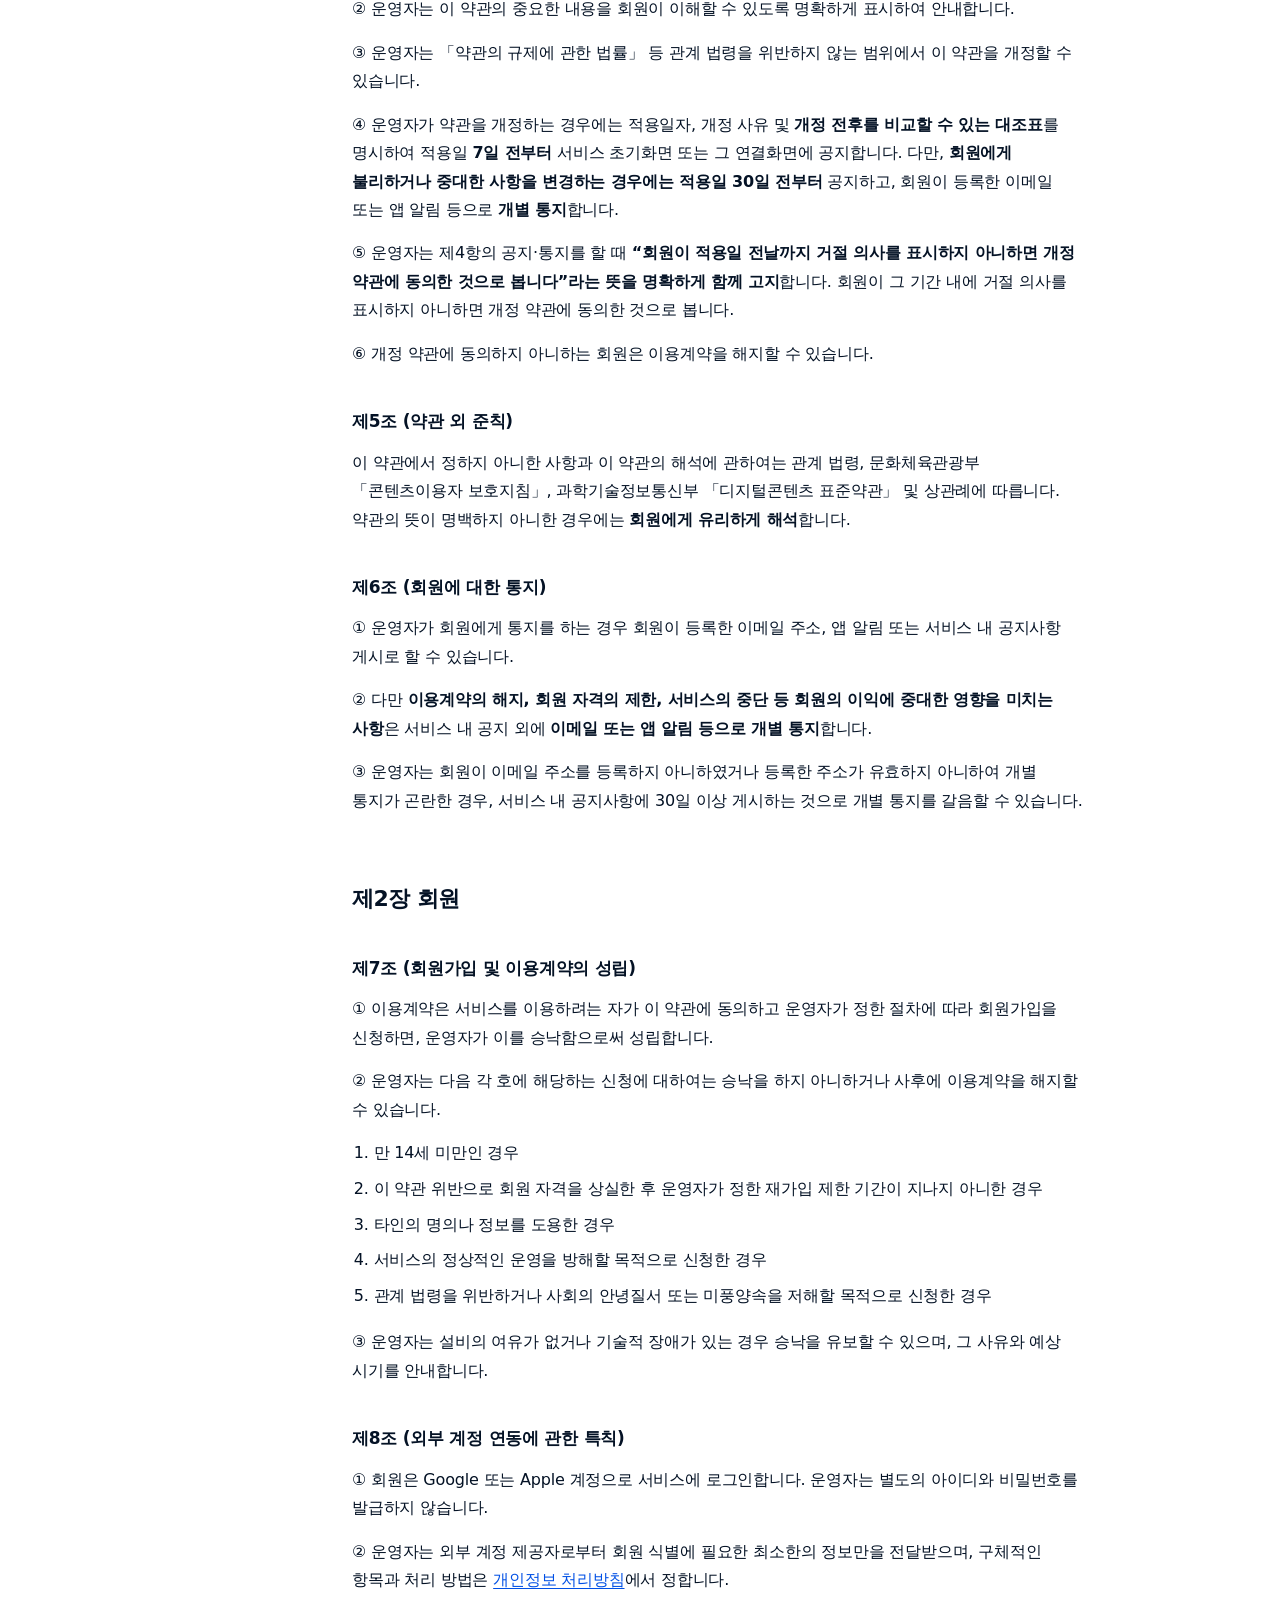
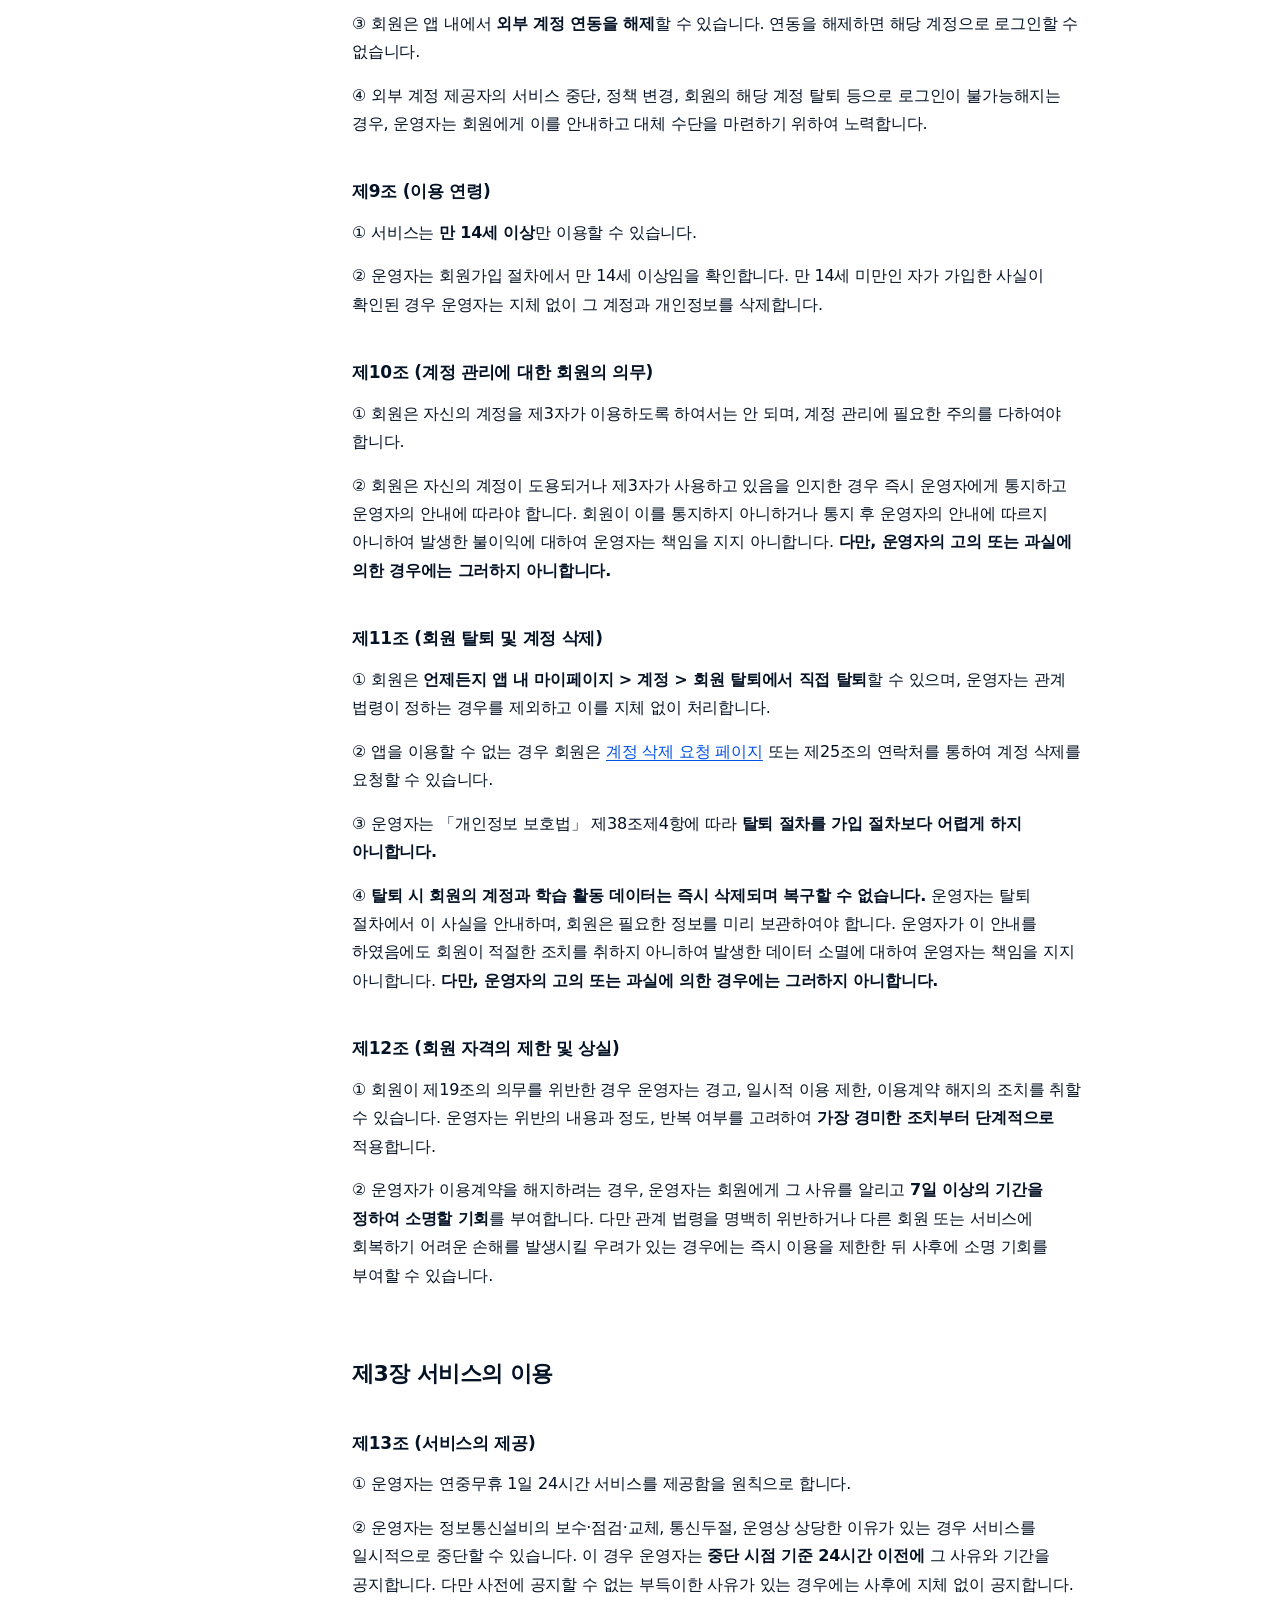
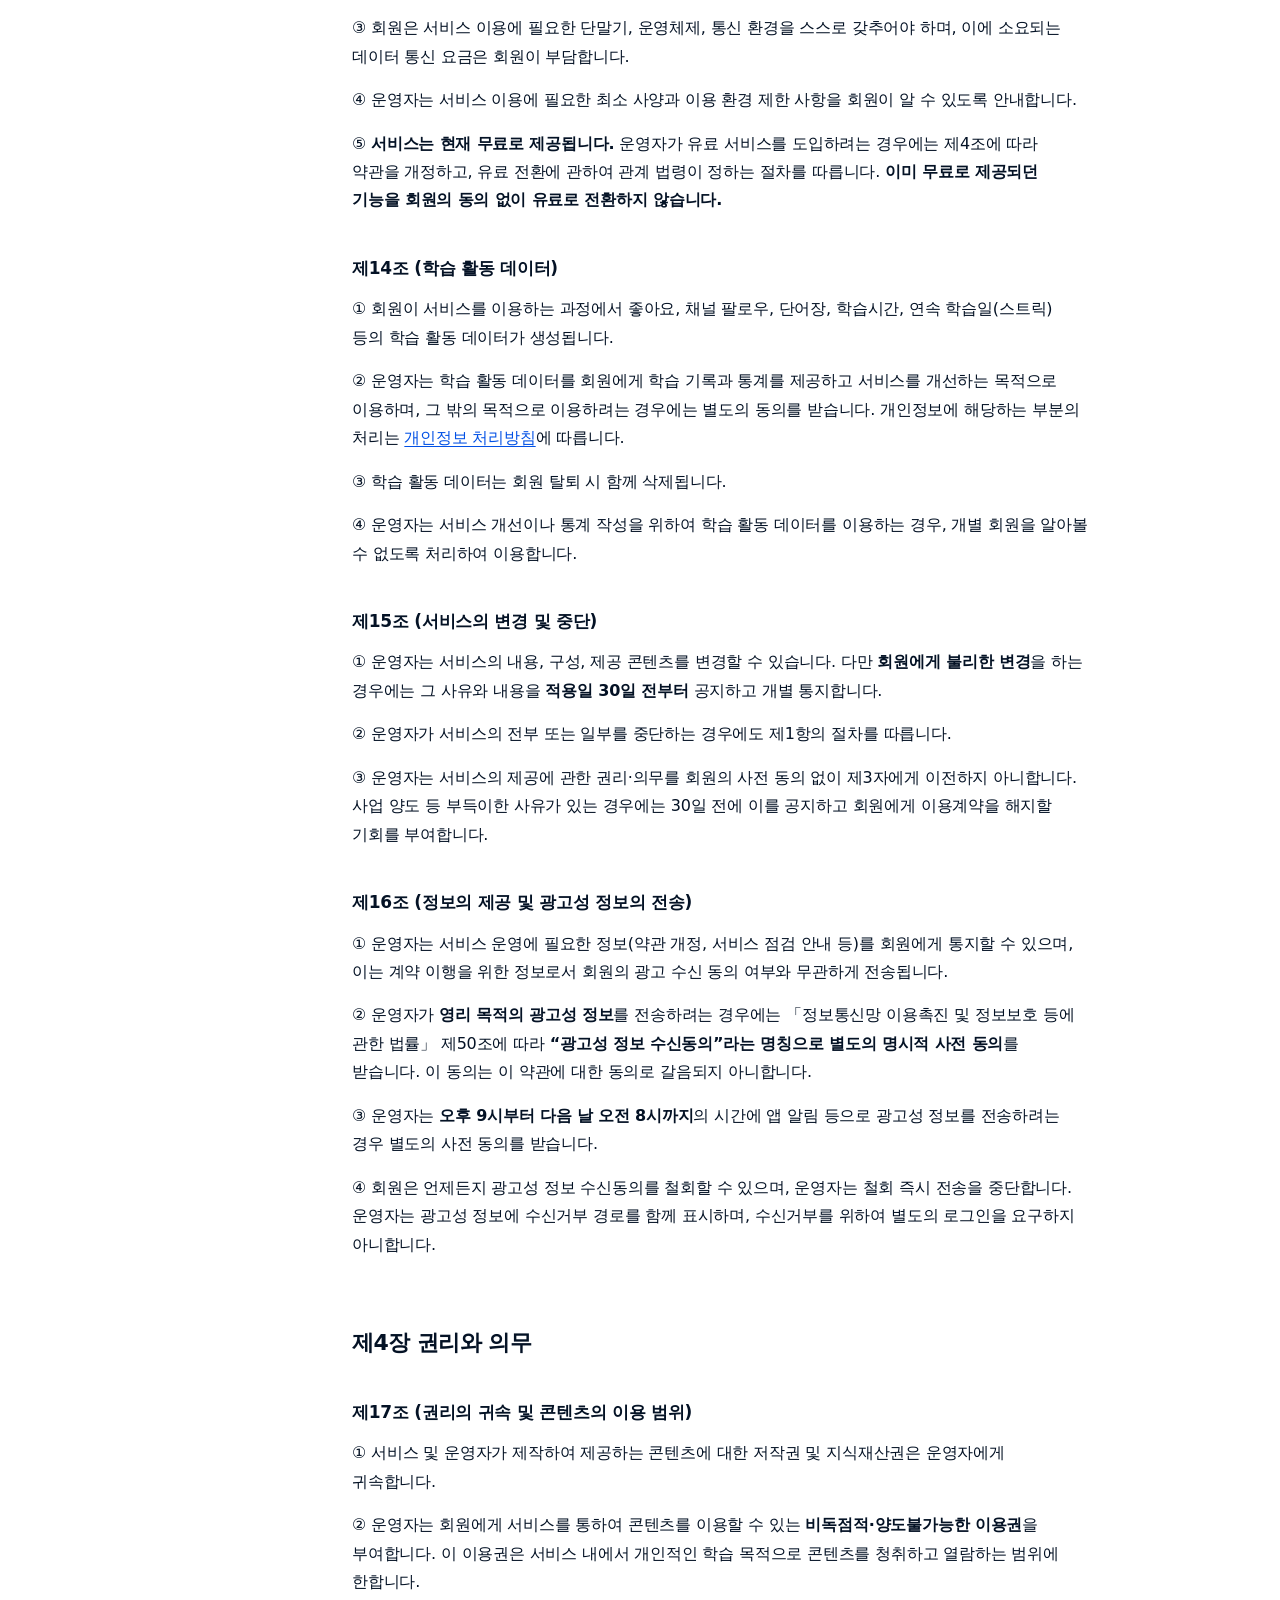
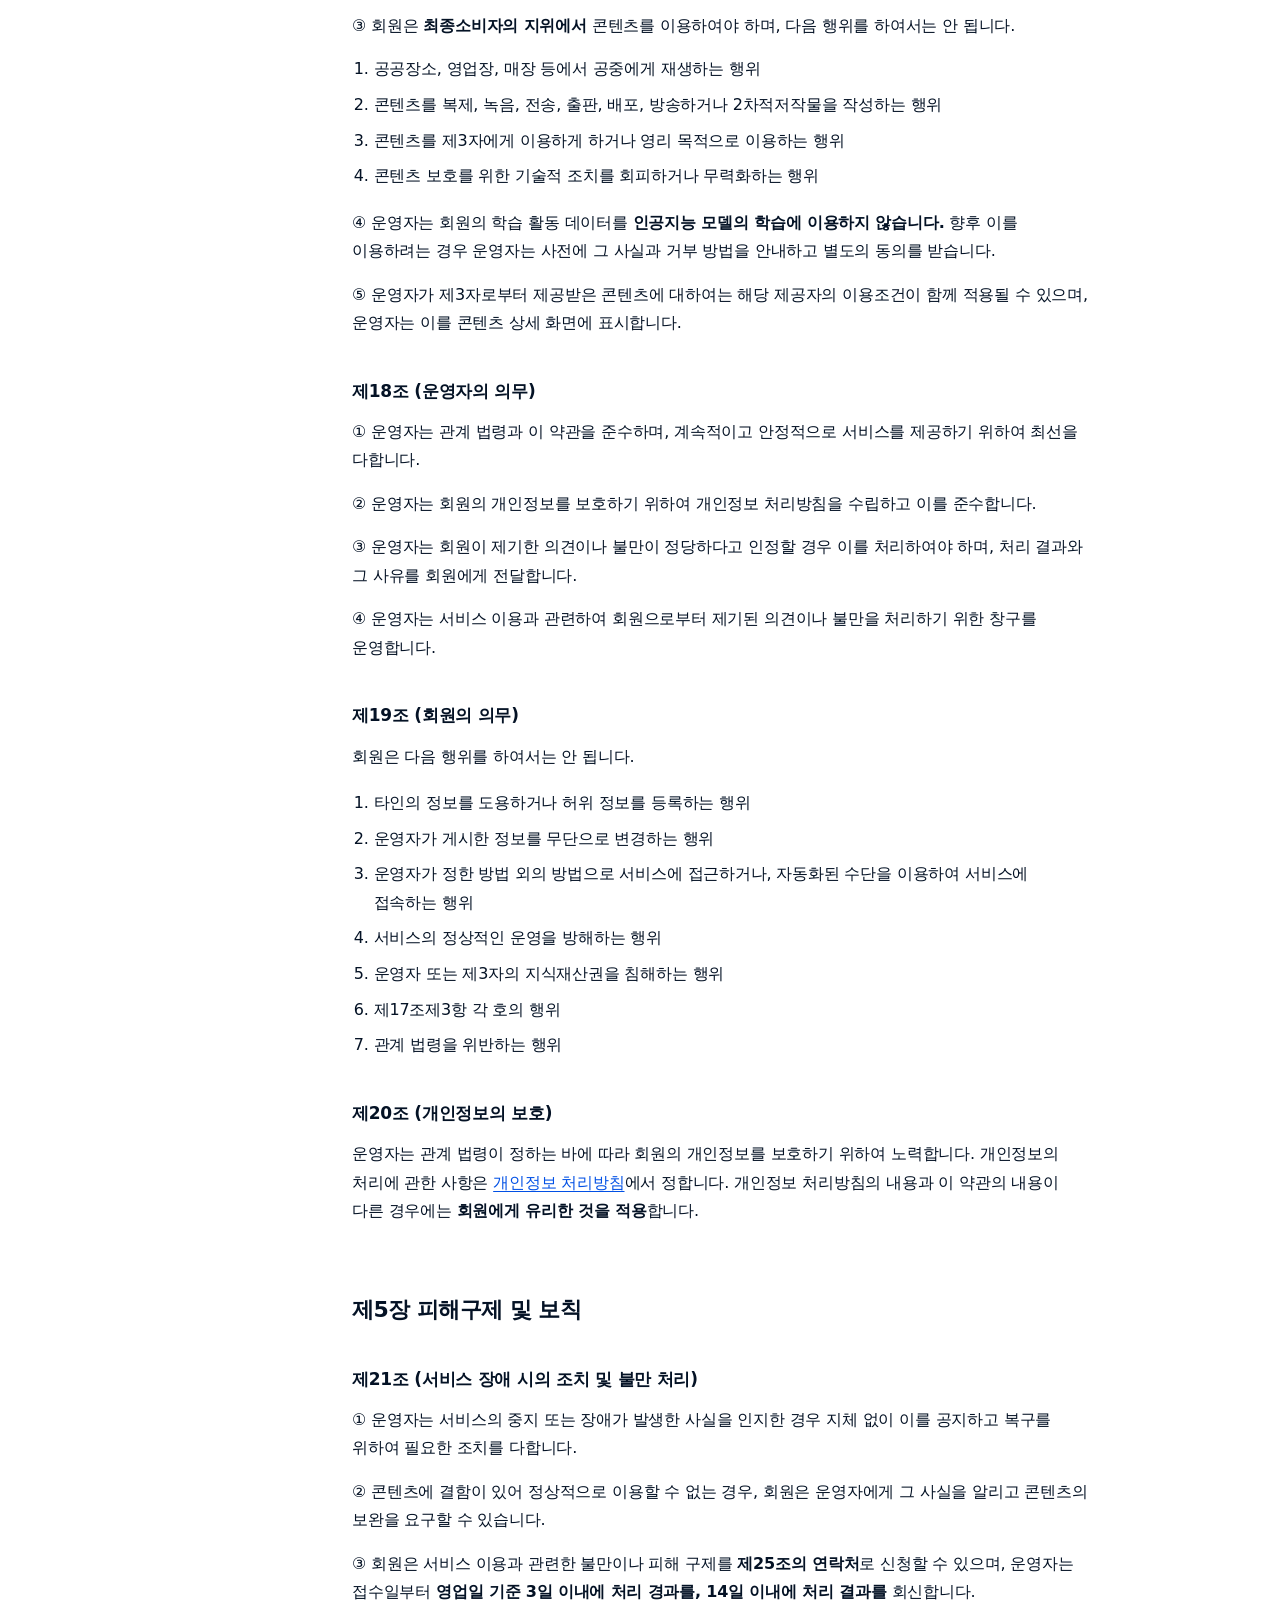
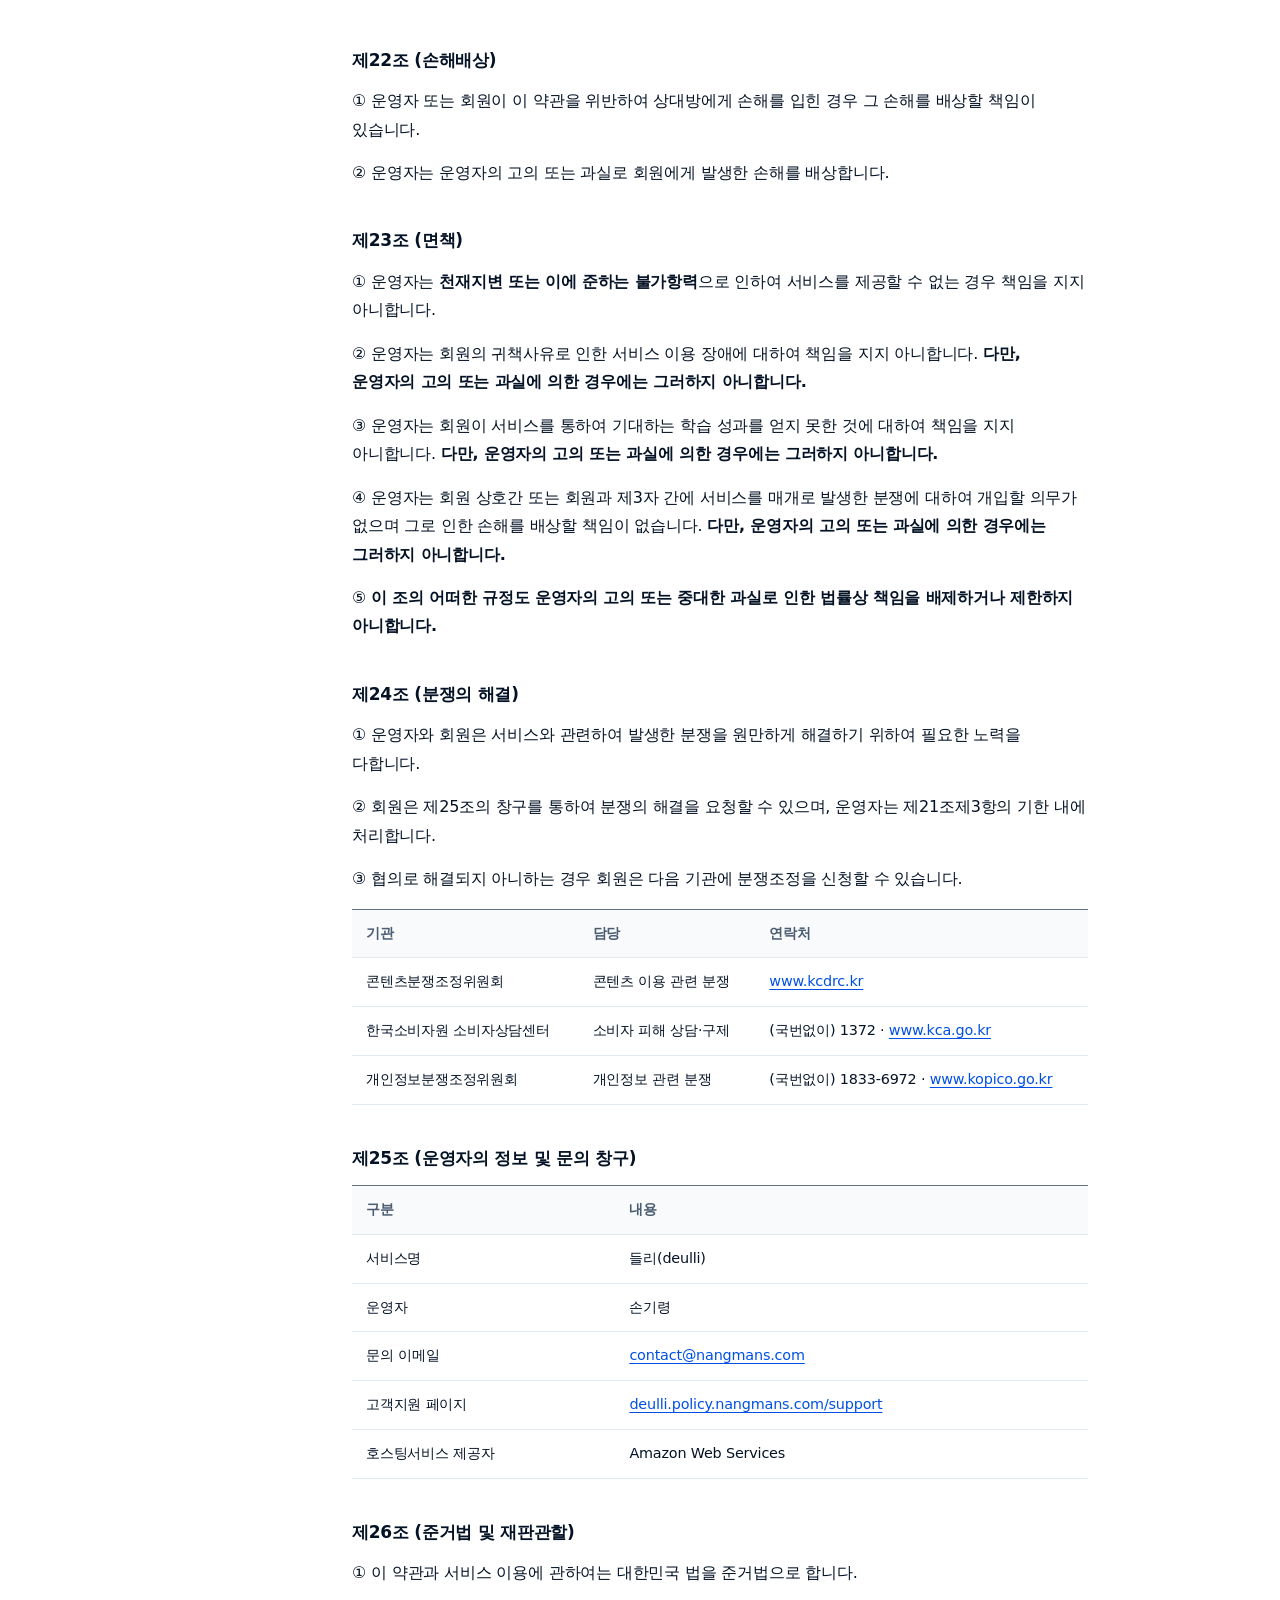
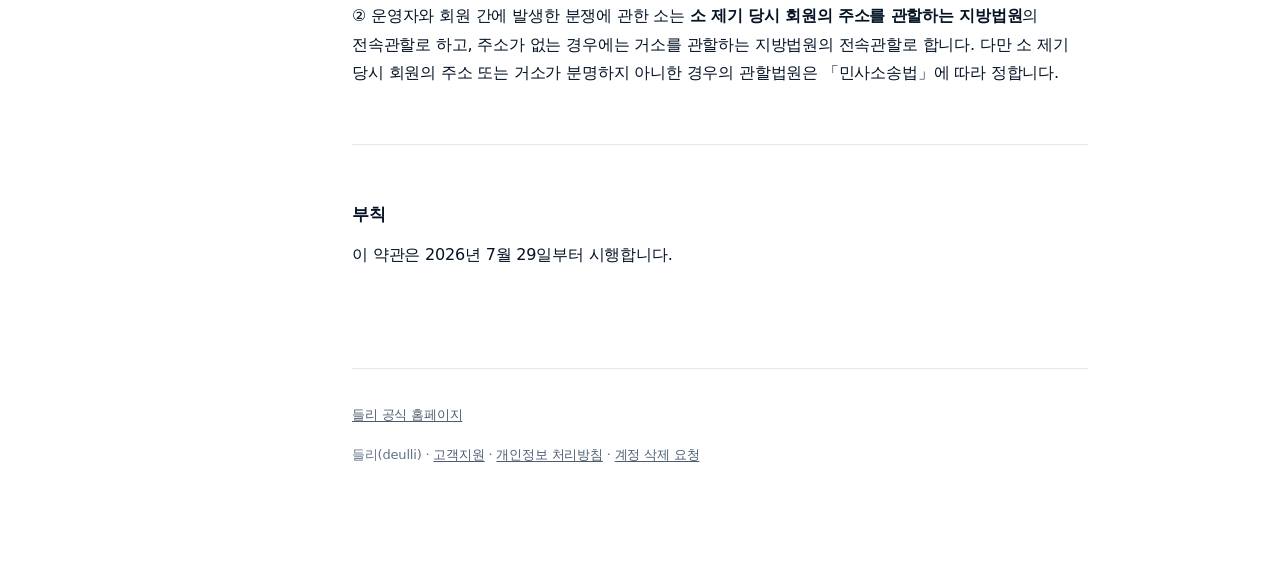
<file: terms.html>
<!DOCTYPE html>
<html lang="ko">
<head>
<meta charset="utf-8">
<meta name="viewport" content="width=device-width, initial-scale=1">
<title>이용약관 · 들리(deulli)</title>
<meta name="description" content="들리(deulli) 서비스 이용약관">
<meta name="robots" content="index, follow">
<link rel="canonical" href="https://deulli.policy.nangmans.com/terms">
<meta property="og:type" content="website">
<meta property="og:locale" content="ko_KR">
<meta property="og:site_name" content="들리(deulli)">
<meta property="og:title" content="이용약관 · 들리(deulli)">
<meta property="og:description" content="들리(deulli) 서비스 이용약관">
<meta property="og:url" content="https://deulli.policy.nangmans.com/terms">
<link rel="icon" type="image/svg+xml" href="/logo.svg">
<link rel="stylesheet" href="/styles.css">
</head>
<body>

<a class="skip-link" href="#main-content">본문으로 건너뛰기</a>

<header class="site-header">
	<div class="site-header-inner">
		<a class="brand" href="/terms" aria-label="들리 정책 및 약관">
			<img class="brand-logo" src="/logo.svg" alt="" width="32" height="32">
			<span>들리 <small>deulli</small></span>
		</a>
		<nav class="policy-tabs" aria-label="정책 문서">
			<a href="/support">고객지원</a>
			<a href="/terms" aria-current="page">이용약관</a>
			<a href="/privacy">개인정보 처리방침</a>
			<a href="/refund">결제·환불</a>
			<a href="/account-deletion">계정 삭제</a>
			<a href="/licenses">출처·라이선스</a>
		</nav>
	</div>
</header>

<main class="wrap has-toc" id="main-content">

<header class="doc">
	<p class="eyebrow">정책 및 약관</p>
	<h1>서비스 이용약관</h1>
	<p class="meta">시행일 2026년 7월 29일 · 버전 1.0</p>
	<div class="note">
		<p>월 구독 도입을 위한 <a href="/terms-next">이용약관 개정안과 변경 내용</a>을 확인할 수 있습니다. 개정안의 시행일은 아직 정해지지 않았으며, 시행 전까지는 아래 현행 약관이 적용됩니다.</p>
	</div>
</header>

<div class="document-shell">
	<aside class="toc-column" aria-label="이용약관 목차">
		<details class="toc-disclosure" open>
		<summary>목차</summary>
		<nav class="toc" aria-label="이용약관 세부 목차">
			<ol>
				<li><a href="#ch1">제1장 총칙 <span class="toc-note">(제1조~제6조)</span></a></li>
				<li><a href="#ch2">제2장 회원 <span class="toc-note">(제7조~제12조)</span></a></li>
				<li><a href="#ch3">제3장 서비스의 이용 <span class="toc-note">(제13조~제16조)</span></a></li>
				<li><a href="#ch4">제4장 권리와 의무 <span class="toc-note">(제17조~제20조)</span></a></li>
				<li><a href="#ch5">제5장 피해구제 및 보칙 <span class="toc-note">(제21조~제26조)</span></a></li>
			</ol>
		</nav>
		</details>
		<script>(function(){var d=document.currentScript.previousElementSibling;if(d&&window.matchMedia("(max-width: 60rem)").matches)d.removeAttribute("open");})();</script>
	</aside>

	<article class="document-body">

<h2 id="ch1">제1장 총칙</h2>

<h3>제1조 (목적)</h3>
<p>이 약관은 손기령(이하 &ldquo;운영자&rdquo;)이 제공하는 영어 청취 학습 서비스 <strong>들리(deulli)</strong>(이하 &ldquo;서비스&rdquo;)의 이용과 관련하여 운영자와 회원 간의 권리, 의무 및 책임사항, 이용조건 및 절차를 정함을 목적으로 합니다.</p>

<h3>제2조 (용어의 정의)</h3>
<p>이 약관에서 사용하는 용어의 뜻은 다음과 같습니다.</p>
<ol>
	<li><strong>서비스</strong> — 운영자가 모바일 애플리케이션 등을 통하여 제공하는 오디오 콘텐츠 청취 및 학습 관련 일체의 서비스를 말합니다.</li>
	<li><strong>회원</strong> — 이 약관에 동의하고 운영자와 이용계약을 체결하여 서비스를 이용하는 자를 말합니다.</li>
	<li><strong>콘텐츠</strong> — 운영자가 서비스를 통하여 제공하는 오디오, 스크립트, 이미지, 텍스트 등 일체의 자료를 말합니다.</li>
	<li><strong>에피소드</strong> — 하나의 재생 단위가 되는 콘텐츠를 말합니다.</li>
	<li><strong>학습 활동 데이터</strong> — 회원이 서비스를 이용하는 과정에서 생성되는 좋아요, 채널 팔로우, 단어장, 학습시간, 연속 학습일(스트릭) 등의 기록을 말합니다.</li>
</ol>
<p>이 약관에서 정하지 아니한 용어의 뜻은 관계 법령 및 일반적인 상관례에 따릅니다.</p>

<h3>제3조 (인공지능 기술의 이용 및 고지)</h3>
<p class="clause">① 운영자가 서비스를 통하여 제공하는 오디오 콘텐츠의 <strong>대본 및 음성은 생성형 인공지능(Generative AI)을 이용하여 제작</strong>됩니다. 운영자는 「인공지능 발전과 신뢰 기반 조성 등에 관한 기본법」 제31조제1항 및 같은 법 시행령 제23조제1항제1호에 따라 이 사실을 회원에게 사전에 고지합니다.</p>
<p class="clause">② 운영자가 제공하는 콘텐츠에 등장하는 진행자는 <strong>실존 인물이 아닌 가상의 인물</strong>이며, 운영자는 실존 인물의 음성을 모사하지 않습니다.</p>
<p class="clause">③ 인공지능으로 생성된 콘텐츠는 사실과 다르거나 부정확한 표현을 포함할 수 있습니다. 회원은 서비스를 어학 학습 목적으로 이용하여야 하며, 콘텐츠에 포함된 정보를 의료·법률·재무 등 전문적 판단의 근거로 삼아서는 안 됩니다. 운영자는 콘텐츠 내용의 완전성 및 정확성을 보증하지 아니합니다. <strong>다만, 운영자의 고의 또는 과실로 회원에게 손해가 발생한 경우에는 그러하지 아니합니다.</strong></p>

<h3>제4조 (약관의 명시·효력 및 개정)</h3>
<p class="clause">① 운영자는 이 약관의 내용을 회원이 쉽게 알 수 있도록 서비스 초기화면 또는 그 연결화면에 게시합니다. 회원은 언제든지 약관 전문을 열람하고 저장할 수 있습니다.</p>
<p class="clause">② 운영자는 이 약관의 중요한 내용을 회원이 이해할 수 있도록 명확하게 표시하여 안내합니다.</p>
<p class="clause">③ 운영자는 「약관의 규제에 관한 법률」 등 관계 법령을 위반하지 않는 범위에서 이 약관을 개정할 수 있습니다.</p>
<p class="clause">④ 운영자가 약관을 개정하는 경우에는 적용일자, 개정 사유 및 <strong>개정 전후를 비교할 수 있는 대조표</strong>를 명시하여 적용일 <strong>7일 전부터</strong> 서비스 초기화면 또는 그 연결화면에 공지합니다. 다만, <strong>회원에게 불리하거나 중대한 사항을 변경하는 경우에는 적용일 30일 전부터</strong> 공지하고, 회원이 등록한 이메일 또는 앱 알림 등으로 <strong>개별 통지</strong>합니다.</p>
<p class="clause">⑤ 운영자는 제4항의 공지·통지를 할 때 <strong>&ldquo;회원이 적용일 전날까지 거절 의사를 표시하지 아니하면 개정 약관에 동의한 것으로 봅니다&rdquo;라는 뜻을 명확하게 함께 고지</strong>합니다. 회원이 그 기간 내에 거절 의사를 표시하지 아니하면 개정 약관에 동의한 것으로 봅니다.</p>
<p class="clause">⑥ 개정 약관에 동의하지 아니하는 회원은 이용계약을 해지할 수 있습니다.</p>

<h3>제5조 (약관 외 준칙)</h3>
<p>이 약관에서 정하지 아니한 사항과 이 약관의 해석에 관하여는 관계 법령, 문화체육관광부 「콘텐츠이용자 보호지침」, 과학기술정보통신부 「디지털콘텐츠 표준약관」 및 상관례에 따릅니다. 약관의 뜻이 명백하지 아니한 경우에는 <strong>회원에게 유리하게 해석</strong>합니다.</p>

<h3>제6조 (회원에 대한 통지)</h3>
<p class="clause">① 운영자가 회원에게 통지를 하는 경우 회원이 등록한 이메일 주소, 앱 알림 또는 서비스 내 공지사항 게시로 할 수 있습니다.</p>
<p class="clause">② 다만 <strong>이용계약의 해지, 회원 자격의 제한, 서비스의 중단 등 회원의 이익에 중대한 영향을 미치는 사항</strong>은 서비스 내 공지 외에 <strong>이메일 또는 앱 알림 등으로 개별 통지</strong>합니다.</p>
<p class="clause">③ 운영자는 회원이 이메일 주소를 등록하지 아니하였거나 등록한 주소가 유효하지 아니하여 개별 통지가 곤란한 경우, 서비스 내 공지사항에 30일 이상 게시하는 것으로 개별 통지를 갈음할 수 있습니다.</p>

<h2 id="ch2">제2장 회원</h2>

<h3>제7조 (회원가입 및 이용계약의 성립)</h3>
<p class="clause">① 이용계약은 서비스를 이용하려는 자가 이 약관에 동의하고 운영자가 정한 절차에 따라 회원가입을 신청하면, 운영자가 이를 승낙함으로써 성립합니다.</p>
<p class="clause">② 운영자는 다음 각 호에 해당하는 신청에 대하여는 승낙을 하지 아니하거나 사후에 이용계약을 해지할 수 있습니다.</p>
<ol>
	<li>만 14세 미만인 경우</li>
	<li>이 약관 위반으로 회원 자격을 상실한 후 운영자가 정한 재가입 제한 기간이 지나지 아니한 경우</li>
	<li>타인의 명의나 정보를 도용한 경우</li>
	<li>서비스의 정상적인 운영을 방해할 목적으로 신청한 경우</li>
	<li>관계 법령을 위반하거나 사회의 안녕질서 또는 미풍양속을 저해할 목적으로 신청한 경우</li>
</ol>
<p class="clause">③ 운영자는 설비의 여유가 없거나 기술적 장애가 있는 경우 승낙을 유보할 수 있으며, 그 사유와 예상 시기를 안내합니다.</p>

<h3>제8조 (외부 계정 연동에 관한 특칙)</h3>
<p class="clause">① 회원은 Google 또는 Apple 계정으로 서비스에 로그인합니다. 운영자는 별도의 아이디와 비밀번호를 발급하지 않습니다.</p>
<p class="clause">② 운영자는 외부 계정 제공자로부터 회원 식별에 필요한 최소한의 정보만을 전달받으며, 구체적인 항목과 처리 방법은 <a href="/privacy">개인정보 처리방침</a>에서 정합니다.</p>
<p class="clause">③ 회원은 앱 내에서 <strong>외부 계정 연동을 해제</strong>할 수 있습니다. 연동을 해제하면 해당 계정으로 로그인할 수 없습니다.</p>
<p class="clause">④ 외부 계정 제공자의 서비스 중단, 정책 변경, 회원의 해당 계정 탈퇴 등으로 로그인이 불가능해지는 경우, 운영자는 회원에게 이를 안내하고 대체 수단을 마련하기 위하여 노력합니다.</p>

<h3>제9조 (이용 연령)</h3>
<p class="clause">① 서비스는 <strong>만 14세 이상</strong>만 이용할 수 있습니다.</p>
<p class="clause">② 운영자는 회원가입 절차에서 만 14세 이상임을 확인합니다. 만 14세 미만인 자가 가입한 사실이 확인된 경우 운영자는 지체 없이 그 계정과 개인정보를 삭제합니다.</p>

<h3>제10조 (계정 관리에 대한 회원의 의무)</h3>
<p class="clause">① 회원은 자신의 계정을 제3자가 이용하도록 하여서는 안 되며, 계정 관리에 필요한 주의를 다하여야 합니다.</p>
<p class="clause">② 회원은 자신의 계정이 도용되거나 제3자가 사용하고 있음을 인지한 경우 즉시 운영자에게 통지하고 운영자의 안내에 따라야 합니다. 회원이 이를 통지하지 아니하거나 통지 후 운영자의 안내에 따르지 아니하여 발생한 불이익에 대하여 운영자는 책임을 지지 아니합니다. <strong>다만, 운영자의 고의 또는 과실에 의한 경우에는 그러하지 아니합니다.</strong></p>

<h3>제11조 (회원 탈퇴 및 계정 삭제)</h3>
<p class="clause">① 회원은 <strong>언제든지 앱 내 마이페이지 &gt; 계정 &gt; 회원 탈퇴에서 직접 탈퇴</strong>할 수 있으며, 운영자는 관계 법령이 정하는 경우를 제외하고 이를 지체 없이 처리합니다.</p>
<p class="clause">② 앱을 이용할 수 없는 경우 회원은 <a href="/account-deletion">계정 삭제 요청 페이지</a> 또는 제25조의 연락처를 통하여 계정 삭제를 요청할 수 있습니다.</p>
<p class="clause">③ 운영자는 「개인정보 보호법」 제38조제4항에 따라 <strong>탈퇴 절차를 가입 절차보다 어렵게 하지 아니합니다.</strong></p>
<p class="clause">④ <strong>탈퇴 시 회원의 계정과 학습 활동 데이터는 즉시 삭제되며 복구할 수 없습니다.</strong> 운영자는 탈퇴 절차에서 이 사실을 안내하며, 회원은 필요한 정보를 미리 보관하여야 합니다. 운영자가 이 안내를 하였음에도 회원이 적절한 조치를 취하지 아니하여 발생한 데이터 소멸에 대하여 운영자는 책임을 지지 아니합니다. <strong>다만, 운영자의 고의 또는 과실에 의한 경우에는 그러하지 아니합니다.</strong></p>

<h3>제12조 (회원 자격의 제한 및 상실)</h3>
<p class="clause">① 회원이 제19조의 의무를 위반한 경우 운영자는 경고, 일시적 이용 제한, 이용계약 해지의 조치를 취할 수 있습니다. 운영자는 위반의 내용과 정도, 반복 여부를 고려하여 <strong>가장 경미한 조치부터 단계적으로</strong> 적용합니다.</p>
<p class="clause">② 운영자가 이용계약을 해지하려는 경우, 운영자는 회원에게 그 사유를 알리고 <strong>7일 이상의 기간을 정하여 소명할 기회</strong>를 부여합니다. 다만 관계 법령을 명백히 위반하거나 다른 회원 또는 서비스에 회복하기 어려운 손해를 발생시킬 우려가 있는 경우에는 즉시 이용을 제한한 뒤 사후에 소명 기회를 부여할 수 있습니다.</p>

<h2 id="ch3">제3장 서비스의 이용</h2>

<h3>제13조 (서비스의 제공)</h3>
<p class="clause">① 운영자는 연중무휴 1일 24시간 서비스를 제공함을 원칙으로 합니다.</p>
<p class="clause">② 운영자는 정보통신설비의 보수·점검·교체, 통신두절, 운영상 상당한 이유가 있는 경우 서비스를 일시적으로 중단할 수 있습니다. 이 경우 운영자는 <strong>중단 시점 기준 24시간 이전에</strong> 그 사유와 기간을 공지합니다. 다만 사전에 공지할 수 없는 부득이한 사유가 있는 경우에는 사후에 지체 없이 공지합니다.</p>
<p class="clause">③ 회원은 서비스 이용에 필요한 단말기, 운영체제, 통신 환경을 스스로 갖추어야 하며, 이에 소요되는 데이터 통신 요금은 회원이 부담합니다.</p>
<p class="clause">④ 운영자는 서비스 이용에 필요한 최소 사양과 이용 환경 제한 사항을 회원이 알 수 있도록 안내합니다.</p>
<p class="clause">⑤ <strong>서비스는 현재 무료로 제공됩니다.</strong> 운영자가 유료 서비스를 도입하려는 경우에는 제4조에 따라 약관을 개정하고, 유료 전환에 관하여 관계 법령이 정하는 절차를 따릅니다. <strong>이미 무료로 제공되던 기능을 회원의 동의 없이 유료로 전환하지 않습니다.</strong></p>

<h3>제14조 (학습 활동 데이터)</h3>
<p class="clause">① 회원이 서비스를 이용하는 과정에서 좋아요, 채널 팔로우, 단어장, 학습시간, 연속 학습일(스트릭) 등의 학습 활동 데이터가 생성됩니다.</p>
<p class="clause">② 운영자는 학습 활동 데이터를 회원에게 학습 기록과 통계를 제공하고 서비스를 개선하는 목적으로 이용하며, 그 밖의 목적으로 이용하려는 경우에는 별도의 동의를 받습니다. 개인정보에 해당하는 부분의 처리는 <a href="/privacy">개인정보 처리방침</a>에 따릅니다.</p>
<p class="clause">③ 학습 활동 데이터는 회원 탈퇴 시 함께 삭제됩니다.</p>
<p class="clause">④ 운영자는 서비스 개선이나 통계 작성을 위하여 학습 활동 데이터를 이용하는 경우, 개별 회원을 알아볼 수 없도록 처리하여 이용합니다.</p>

<h3>제15조 (서비스의 변경 및 중단)</h3>
<p class="clause">① 운영자는 서비스의 내용, 구성, 제공 콘텐츠를 변경할 수 있습니다. 다만 <strong>회원에게 불리한 변경</strong>을 하는 경우에는 그 사유와 내용을 <strong>적용일 30일 전부터</strong> 공지하고 개별 통지합니다.</p>
<p class="clause">② 운영자가 서비스의 전부 또는 일부를 중단하는 경우에도 제1항의 절차를 따릅니다.</p>
<p class="clause">③ 운영자는 서비스의 제공에 관한 권리·의무를 회원의 사전 동의 없이 제3자에게 이전하지 아니합니다. 사업 양도 등 부득이한 사유가 있는 경우에는 30일 전에 이를 공지하고 회원에게 이용계약을 해지할 기회를 부여합니다.</p>

<h3>제16조 (정보의 제공 및 광고성 정보의 전송)</h3>
<p class="clause">① 운영자는 서비스 운영에 필요한 정보(약관 개정, 서비스 점검 안내 등)를 회원에게 통지할 수 있으며, 이는 계약 이행을 위한 정보로서 회원의 광고 수신 동의 여부와 무관하게 전송됩니다.</p>
<p class="clause">② 운영자가 <strong>영리 목적의 광고성 정보</strong>를 전송하려는 경우에는 「정보통신망 이용촉진 및 정보보호 등에 관한 법률」 제50조에 따라 <strong>&ldquo;광고성 정보 수신동의&rdquo;라는 명칭으로 별도의 명시적 사전 동의</strong>를 받습니다. 이 동의는 이 약관에 대한 동의로 갈음되지 아니합니다.</p>
<p class="clause">③ 운영자는 <strong>오후 9시부터 다음 날 오전 8시까지</strong>의 시간에 앱 알림 등으로 광고성 정보를 전송하려는 경우 별도의 사전 동의를 받습니다.</p>
<p class="clause">④ 회원은 언제든지 광고성 정보 수신동의를 철회할 수 있으며, 운영자는 철회 즉시 전송을 중단합니다. 운영자는 광고성 정보에 수신거부 경로를 함께 표시하며, 수신거부를 위하여 별도의 로그인을 요구하지 아니합니다.</p>

<h2 id="ch4">제4장 권리와 의무</h2>

<h3>제17조 (권리의 귀속 및 콘텐츠의 이용 범위)</h3>
<p class="clause">① 서비스 및 운영자가 제작하여 제공하는 콘텐츠에 대한 저작권 및 지식재산권은 운영자에게 귀속합니다.</p>
<p class="clause">② 운영자는 회원에게 서비스를 통하여 콘텐츠를 이용할 수 있는 <strong>비독점적·양도불가능한 이용권</strong>을 부여합니다. 이 이용권은 서비스 내에서 개인적인 학습 목적으로 콘텐츠를 청취하고 열람하는 범위에 한합니다.</p>
<p class="clause">③ 회원은 <strong>최종소비자의 지위에서</strong> 콘텐츠를 이용하여야 하며, 다음 행위를 하여서는 안 됩니다.</p>
<ol>
	<li>공공장소, 영업장, 매장 등에서 공중에게 재생하는 행위</li>
	<li>콘텐츠를 복제, 녹음, 전송, 출판, 배포, 방송하거나 2차적저작물을 작성하는 행위</li>
	<li>콘텐츠를 제3자에게 이용하게 하거나 영리 목적으로 이용하는 행위</li>
	<li>콘텐츠 보호를 위한 기술적 조치를 회피하거나 무력화하는 행위</li>
</ol>
<p class="clause">④ 운영자는 회원의 학습 활동 데이터를 <strong>인공지능 모델의 학습에 이용하지 않습니다.</strong> 향후 이를 이용하려는 경우 운영자는 사전에 그 사실과 거부 방법을 안내하고 별도의 동의를 받습니다.</p>
<p class="clause">⑤ 운영자가 제3자로부터 제공받은 콘텐츠에 대하여는 해당 제공자의 이용조건이 함께 적용될 수 있으며, 운영자는 이를 콘텐츠 상세 화면에 표시합니다.</p>

<h3>제18조 (운영자의 의무)</h3>
<p class="clause">① 운영자는 관계 법령과 이 약관을 준수하며, 계속적이고 안정적으로 서비스를 제공하기 위하여 최선을 다합니다.</p>
<p class="clause">② 운영자는 회원의 개인정보를 보호하기 위하여 개인정보 처리방침을 수립하고 이를 준수합니다.</p>
<p class="clause">③ 운영자는 회원이 제기한 의견이나 불만이 정당하다고 인정할 경우 이를 처리하여야 하며, 처리 결과와 그 사유를 회원에게 전달합니다.</p>
<p class="clause">④ 운영자는 서비스 이용과 관련하여 회원으로부터 제기된 의견이나 불만을 처리하기 위한 창구를 운영합니다.</p>

<h3>제19조 (회원의 의무)</h3>
<p>회원은 다음 행위를 하여서는 안 됩니다.</p>
<ol>
	<li>타인의 정보를 도용하거나 허위 정보를 등록하는 행위</li>
	<li>운영자가 게시한 정보를 무단으로 변경하는 행위</li>
	<li>운영자가 정한 방법 외의 방법으로 서비스에 접근하거나, 자동화된 수단을 이용하여 서비스에 접속하는 행위</li>
	<li>서비스의 정상적인 운영을 방해하는 행위</li>
	<li>운영자 또는 제3자의 지식재산권을 침해하는 행위</li>
	<li>제17조제3항 각 호의 행위</li>
	<li>관계 법령을 위반하는 행위</li>
</ol>

<h3>제20조 (개인정보의 보호)</h3>
<p>운영자는 관계 법령이 정하는 바에 따라 회원의 개인정보를 보호하기 위하여 노력합니다. 개인정보의 처리에 관한 사항은 <a href="/privacy">개인정보 처리방침</a>에서 정합니다. 개인정보 처리방침의 내용과 이 약관의 내용이 다른 경우에는 <strong>회원에게 유리한 것을 적용</strong>합니다.</p>

<h2 id="ch5">제5장 피해구제 및 보칙</h2>

<h3>제21조 (서비스 장애 시의 조치 및 불만 처리)</h3>
<p class="clause">① 운영자는 서비스의 중지 또는 장애가 발생한 사실을 인지한 경우 지체 없이 이를 공지하고 복구를 위하여 필요한 조치를 다합니다.</p>
<p class="clause">② 콘텐츠에 결함이 있어 정상적으로 이용할 수 없는 경우, 회원은 운영자에게 그 사실을 알리고 콘텐츠의 보완을 요구할 수 있습니다.</p>
<p class="clause">③ 회원은 서비스 이용과 관련한 불만이나 피해 구제를 <strong>제25조의 연락처</strong>로 신청할 수 있으며, 운영자는 접수일부터 <strong>영업일 기준 3일 이내에 처리 경과를, 14일 이내에 처리 결과를</strong> 회신합니다.</p>

<h3>제22조 (손해배상)</h3>
<p class="clause">① 운영자 또는 회원이 이 약관을 위반하여 상대방에게 손해를 입힌 경우 그 손해를 배상할 책임이 있습니다.</p>
<p class="clause">② 운영자는 운영자의 고의 또는 과실로 회원에게 발생한 손해를 배상합니다.</p>

<h3>제23조 (면책)</h3>
<p class="clause">① 운영자는 <strong>천재지변 또는 이에 준하는 불가항력</strong>으로 인하여 서비스를 제공할 수 없는 경우 책임을 지지 아니합니다.</p>
<p class="clause">② 운영자는 회원의 귀책사유로 인한 서비스 이용 장애에 대하여 책임을 지지 아니합니다. <strong>다만, 운영자의 고의 또는 과실에 의한 경우에는 그러하지 아니합니다.</strong></p>
<p class="clause">③ 운영자는 회원이 서비스를 통하여 기대하는 학습 성과를 얻지 못한 것에 대하여 책임을 지지 아니합니다. <strong>다만, 운영자의 고의 또는 과실에 의한 경우에는 그러하지 아니합니다.</strong></p>
<p class="clause">④ 운영자는 회원 상호간 또는 회원과 제3자 간에 서비스를 매개로 발생한 분쟁에 대하여 개입할 의무가 없으며 그로 인한 손해를 배상할 책임이 없습니다. <strong>다만, 운영자의 고의 또는 과실에 의한 경우에는 그러하지 아니합니다.</strong></p>
<p class="clause">⑤ <strong>이 조의 어떠한 규정도 운영자의 고의 또는 중대한 과실로 인한 법률상 책임을 배제하거나 제한하지 아니합니다.</strong></p>

<h3>제24조 (분쟁의 해결)</h3>
<p class="clause">① 운영자와 회원은 서비스와 관련하여 발생한 분쟁을 원만하게 해결하기 위하여 필요한 노력을 다합니다.</p>
<p class="clause">② 회원은 제25조의 창구를 통하여 분쟁의 해결을 요청할 수 있으며, 운영자는 제21조제3항의 기한 내에 처리합니다.</p>
<p class="clause">③ 협의로 해결되지 아니하는 경우 회원은 다음 기관에 분쟁조정을 신청할 수 있습니다.</p>
<div class="table-scroll">
<table>
<tbody>
	<tr><th>기관</th><th>담당</th><th>연락처</th></tr>
	<tr><td>콘텐츠분쟁조정위원회</td><td>콘텐츠 이용 관련 분쟁</td><td><a href="https://www.kcdrc.kr">www.kcdrc.kr</a></td></tr>
	<tr><td>한국소비자원 소비자상담센터</td><td>소비자 피해 상담·구제</td><td>(국번없이) 1372 · <a href="https://www.kca.go.kr">www.kca.go.kr</a></td></tr>
	<tr><td>개인정보분쟁조정위원회</td><td>개인정보 관련 분쟁</td><td>(국번없이) 1833-6972 · <a href="https://www.kopico.go.kr">www.kopico.go.kr</a></td></tr>
</tbody>
</table>
</div>

<h3>제25조 (운영자의 정보 및 문의 창구)</h3>
<div class="table-scroll">
<table>
<tbody>
	<tr><th>구분</th><th>내용</th></tr>
	<tr><td>서비스명</td><td>들리(deulli)</td></tr>
	<tr><td>운영자</td><td>손기령</td></tr>
	<tr><td>문의 이메일</td><td><a href="mailto:contact@nangmans.com">contact@nangmans.com</a></td></tr>
	<tr><td>고객지원 페이지</td><td><a href="/support">deulli.policy.nangmans.com/support</a></td></tr>
	<tr><td>호스팅서비스 제공자</td><td>Amazon Web Services</td></tr>
</tbody>
</table>
</div>

<h3>제26조 (준거법 및 재판관할)</h3>
<p class="clause">① 이 약관과 서비스 이용에 관하여는 대한민국 법을 준거법으로 합니다.</p>
<p class="clause">② 운영자와 회원 간에 발생한 분쟁에 관한 소는 <strong>소 제기 당시 회원의 주소를 관할하는 지방법원</strong>의 전속관할로 하고, 주소가 없는 경우에는 거소를 관할하는 지방법원의 전속관할로 합니다. 다만 소 제기 당시 회원의 주소 또는 거소가 분명하지 아니한 경우의 관할법원은 「민사소송법」에 따라 정합니다.</p>

<hr>

<h3>부칙</h3>
<p>이 약관은 2026년 7월 29일부터 시행합니다.</p>

	</article>
</div>

<footer class="doc">
	<p><a class="official-home-link" href="https://deulli.com/">들리 공식 홈페이지</a></p>
	<p>들리(deulli) · <a href="/support">고객지원</a> · <a href="/privacy">개인정보 처리방침</a> · <a href="/account-deletion">계정 삭제 요청</a></p>
</footer>

</main>
</body>
</html>
</file>
<file: styles.css>
:root {
	/* Deulli color system — light semantic layer */
	color-scheme: light;
	--background-base: #ffffff;
	--surface-subtle: #f8fafc;
	--surface-muted: #f1f4f8;
	--text-primary: #041225;
	--text-secondary: #4c5d72;
	--text-tertiary: #617287;
	--border-subtle: #e3e9f0;
	--action-primary: #0150e5;
	--action-primary-hover: #0640b9;
	--action-primary-subtle: #eff5ff;
	--warning-subtle: #fff8e6;
	--warning-text: #8a4f00;
	--danger-subtle: #fff0f0;
	--danger-text: #b4232a;
	--content-width: 46rem;
	--site-width: 72rem;
}

* {
	box-sizing: border-box;
}

html {
	-webkit-text-size-adjust: 100%;
	scroll-behavior: smooth;
	scroll-padding-top: 6rem;
}

body {
	margin: 0;
	background: var(--background-base);
	color: var(--text-primary);
	font-family: Pretendard, -apple-system, BlinkMacSystemFont, "Apple SD Gothic Neo",
		"Noto Sans KR", "Malgun Gothic", system-ui, sans-serif;
	font-size: 16px;
	line-height: 1.78;
	letter-spacing: -0.012em;
	word-break: keep-all;
	overflow-wrap: anywhere;
}

a {
	color: var(--action-primary);
	text-underline-offset: 0.18em;
	text-decoration-thickness: 1px;
}

a:hover {
	color: var(--action-primary-hover);
}

a:focus-visible,
summary:focus-visible,
.table-scroll:focus-visible {
	outline: 3px solid var(--action-primary);
	outline-offset: 3px;
	border-radius: 4px;
}

.skip-link {
	position: fixed;
	z-index: 100;
	top: 0.75rem;
	left: 0.75rem;
	padding: 0.625rem 0.875rem;
	background: var(--text-primary);
	color: #ffffff;
	text-decoration: none;
	transform: translateY(-150%);
}

.skip-link:focus {
	transform: translateY(0);
}

/* 상단 브랜드 및 문서 탭 */
.site-header {
	position: sticky;
	z-index: 20;
	top: 0;
	border-bottom: 1px solid var(--border-subtle);
	background: rgba(255, 255, 255, 0.96);
	backdrop-filter: blur(12px);
	-webkit-backdrop-filter: blur(12px);
}

.site-header-inner {
	display: flex;
	align-items: stretch;
	justify-content: space-between;
	width: min(100%, var(--site-width));
	min-height: 4.25rem;
	margin: 0 auto;
	padding: 0 1.5rem;
	gap: 2rem;
}

.brand {
	display: inline-flex;
	flex: 0 0 auto;
	align-items: center;
	align-self: center;
	gap: 0.625rem;
	color: var(--text-primary);
	font-size: 1.0625rem;
	font-weight: 750;
	letter-spacing: -0.03em;
	text-decoration: none;
}

.brand-logo {
	display: block;
	flex: 0 0 auto;
	width: 2rem;
	height: 2rem;
}

.brand > span {
	display: inline-flex;
	align-items: baseline;
	gap: 0.4rem;
}

.brand small {
	color: var(--text-tertiary);
	font-size: 0.6875rem;
	font-weight: 650;
	letter-spacing: 0.02em;
}

.policy-tabs {
	display: flex;
	align-items: stretch;
	gap: 1.5rem;
	white-space: nowrap;
}

.policy-tabs a {
	display: inline-flex;
	align-items: center;
	border-bottom: 2px solid transparent;
	color: var(--text-secondary);
	font-size: 0.9rem;
	font-weight: 600;
	text-decoration: none;
}

.policy-tabs a:hover {
	color: var(--text-primary);
}

.policy-tabs a[aria-current="page"] {
	border-bottom-color: var(--action-primary);
	color: var(--action-primary);
	font-weight: 700;
}

.wrap {
	width: min(100%, var(--site-width));
	margin: 0 auto;
	padding: 4.5rem 1.5rem 6rem;
}

header.doc {
	max-width: var(--content-width);
	margin-bottom: 3.75rem;
}

.wrap:not(.has-toc) > header.doc {
	margin-inline: auto;
}

.has-toc > header.doc {
	margin-left: 16.5rem;
}

.eyebrow {
	margin: 0 0 0.75rem;
	color: var(--action-primary);
	font-size: 0.8125rem;
	font-weight: 700;
	letter-spacing: 0.04em;
}

h1 {
	margin: 0 0 0.875rem;
	font-size: clamp(2rem, 5vw, 2.625rem);
	font-weight: 760;
	line-height: 1.25;
	letter-spacing: -0.04em;
}

h2 {
	margin: 4rem 0 1.125rem;
	padding-top: 0.25rem;
	font-size: 1.375rem;
	line-height: 1.45;
	letter-spacing: -0.025em;
	scroll-margin-top: 6rem;
}

h3 {
	margin: 2.5rem 0 0.875rem;
	font-size: 1.0625rem;
	line-height: 1.55;
	letter-spacing: -0.015em;
}

p,
ul,
ol {
	margin: 0 0 1.125rem;
}

ul,
ol {
	padding-left: 1.35rem;
}

li {
	margin-bottom: 0.45rem;
}

strong {
	font-weight: 700;
}

.meta {
	margin: 0;
	color: var(--text-tertiary);
	font-size: 0.875rem;
}

.lead {
	color: var(--text-secondary);
	font-size: 1.0625rem;
	line-height: 1.75;
}

hr {
	margin: 3.5rem 0;
	border: 0;
	border-top: 1px solid var(--border-subtle);
}

.document-shell {
	display: grid;
	grid-template-columns: 13.5rem minmax(0, var(--content-width));
	align-items: start;
	gap: 3rem;
}

.document-body {
	min-width: 0;
	max-width: var(--content-width);
}

.document-body > :first-child {
	margin-top: 0;
}

.standalone {
	margin: 0 auto;
}

/* 긴 문서의 목차 */
.toc-column {
	min-width: 0;
	position: sticky;
	top: 6rem;
	max-height: calc(100vh - 7.5rem);
	overflow-y: auto;
	scrollbar-width: thin;
}

nav.toc {
	padding-right: 0.75rem;
}

.toc-disclosure > summary {
	display: flex;
	align-items: center;
	justify-content: space-between;
	gap: 0.75rem;
	margin-bottom: 0.875rem;
	color: var(--text-primary);
	font-size: 0.8125rem;
	font-weight: 700;
	letter-spacing: 0.02em;
	list-style: none;
	cursor: pointer;
}

.toc-disclosure > summary::-webkit-details-marker {
	display: none;
}

.toc-disclosure > summary::after {
	content: "";
	flex: 0 0 auto;
	width: 0.4375rem;
	height: 0.4375rem;
	/* 45도 회전한 정사각형의 변환 후 경계상자는 변 길이의 약 1.41배라 오른쪽으로
	   1.7px 정도 삐져나온다. 그대로 두면 overflow-y:auto 인 .toc-column 이
	   가로로도 스크롤 가능해져 목차 아래에 2px짜리 스크롤바가 생긴다. */
	margin-top: -0.25rem;
	margin-right: 2px;
	border-right: 1.5px solid var(--text-tertiary);
	border-bottom: 1.5px solid var(--text-tertiary);
	transform: rotate(45deg);
}

.toc-disclosure[open] > summary::after {
	margin-top: 0.1875rem;
	transform: rotate(-135deg);
}

nav.toc ol {
	margin: 0;
	padding: 0;
	list-style: none;
	font-size: 0.8125rem;
	line-height: 1.55;
}

nav.toc li {
	margin: 0;
}

nav.toc a {
	display: block;
	padding: 0.35rem 0;
	color: var(--text-tertiary);
	text-decoration: none;
}

nav.toc a:hover {
	color: var(--action-primary);
}

.toc-note {
	color: var(--text-tertiary);
	white-space: nowrap;
}

/* 조문 항 번호 */
.clause {
	margin: 0 0 0.9375rem;
}

/* 표 */
.table-scroll {
	margin: 0 0 1.5rem;
	overflow-x: auto;
	-webkit-overflow-scrolling: touch;
}

/* 열이 많은 표는 좁게 눌리면 법령 인용이 중간에서 끊기므로 최소 폭을 더 준다 */
table.wide {
	min-width: 52rem;
}

/* 국외 이전 7개 열의 본문·기간을 읽을 수 있도록 표 안에서 가로로 이동한다. */
table.privacy-transfers {
	min-width: 84rem;
}

table {
	width: 100%;
	min-width: 30rem;
	border-collapse: collapse;
	border-top: 1px solid var(--text-tertiary);
	border-bottom: 1px solid var(--border-subtle);
	font-size: 0.9rem;
	line-height: 1.65;
}

th,
td {
	padding: 0.75rem 0.875rem;
	border: 0;
	border-bottom: 1px solid var(--border-subtle);
	text-align: left;
	vertical-align: top;
}

th {
	background: var(--surface-subtle);
	color: var(--text-secondary);
	font-weight: 700;
	white-space: nowrap;
}

/* 안내 및 주의 */
.note,
.warn {
	margin: 1.75rem 0;
	padding: 1.125rem 1.25rem;
	border-radius: 12px;
	font-size: 0.9375rem;
}

.note {
	background: var(--action-primary-subtle);
	color: var(--text-secondary);
}

.warn {
	background: var(--warning-subtle);
	color: var(--warning-text);
}

.note p:last-child,
.warn p:last-child,
.note ul:last-child,
.warn ul:last-child {
	margin-bottom: 0;
}

/* 고객지원 — 문의 창구 강조 블록. 스토어 심사에서 연락 수단이 한눈에 보여야 한다 */
.contact-panel {
	margin: 1.75rem 0 2rem;
	padding: 1.5rem;
	border: 1px solid var(--border-subtle);
	border-radius: 14px;
	background: var(--surface-subtle);
}

.contact-panel dl {
	display: grid;
	grid-template-columns: auto minmax(0, 1fr);
	margin: 0 0 1.375rem;
	gap: 0.5rem 1.5rem;
	font-size: 0.9375rem;
}

.contact-panel dt {
	color: var(--text-tertiary);
	font-weight: 700;
	white-space: nowrap;
}

.contact-panel dd {
	margin: 0;
}

.contact-panel > :last-child {
	margin-bottom: 0;
}

.button {
	display: inline-flex;
	align-items: center;
	min-height: 2.75rem;
	padding: 0 1.375rem;
	border-radius: 10px;
	background: var(--action-primary);
	color: #ffffff;
	font-size: 0.9375rem;
	font-weight: 700;
	text-decoration: none;
}

.button:hover {
	background: var(--action-primary-hover);
	color: #ffffff;
}

/* 배포 전 채워야 할 값 */
.todo {
	padding: 0.0625rem 0.375rem;
	border-radius: 4px;
	background: var(--danger-subtle);
	color: var(--danger-text);
	font-size: 0.9em;
	font-weight: 700;
}

footer.doc {
	max-width: var(--content-width);
	margin-top: 5rem;
	margin-left: auto;
	margin-right: auto;
	padding-top: 1.5rem;
	border-top: 1px solid var(--border-subtle);
	color: var(--text-tertiary);
	font-size: 0.8125rem;
}

.has-toc > footer.doc {
	margin-left: 16.5rem;
	margin-right: 0;
}

footer.doc p {
	margin-bottom: 0.4rem;
}

footer.doc a {
	color: var(--text-secondary);
}

footer.doc .official-home-link {
	display: inline-flex;
	align-items: center;
	min-height: 44px;
}

.redirect {
	display: grid;
	min-height: 100vh;
	min-height: 100svh;
	place-items: center;
	padding: 1.5rem;
	text-align: center;
}

.redirect p {
	color: var(--text-secondary);
}

/* 사이드바 목차를 유지하기에 폭이 좁아지는 구간 — 단일 컬럼으로 전환 */
@media (max-width: 60rem) {
	html {
		scroll-padding-top: 8.75rem;
	}

	/* 여섯 문서 탭이 브랜드와 겹치지 않도록 태블릿부터 두 줄로 배치한다. */
	.site-header-inner {
		display: block;
		min-height: auto;
		padding: 0.75rem 1rem 0;
	}

	.brand {
		min-height: 1.75rem;
	}

	.policy-tabs {
		gap: 1.25rem;
		margin: 0.5rem -1rem 0;
		padding: 0 1rem;
		overflow-x: auto;
		scrollbar-width: none;
	}

	.policy-tabs::-webkit-scrollbar {
		display: none;
	}

	.policy-tabs a {
		min-height: 2.75rem;
		font-size: 0.875rem;
	}

	.document-shell {
		display: block;
	}

	header.doc,
	.has-toc > header.doc,
	.has-toc > footer.doc {
		margin-left: 0;
		margin-right: 0;
	}

	.wrap:not(.has-toc) > header.doc,
	.wrap:not(.has-toc) > footer.doc {
		margin-left: auto;
		margin-right: auto;
	}

	.has-toc > header.doc {
		margin-bottom: 2.75rem;
	}

	/* 목차는 본문 위 접이식 카드로 배치한다. 높이를 제한하면 내용이 넘쳐 본문을 가리므로
	   max-height 를 두지 않고, 대신 기본 접힘 상태로 본문을 밀어내지 않게 한다. */
	.toc-column {
		position: static;
		max-width: var(--content-width);
		max-height: none;
		margin-bottom: 2.5rem;
		overflow: visible;
	}

	.toc-disclosure {
		padding: 0.875rem 1.125rem;
		border-radius: 14px;
		background: var(--surface-subtle);
	}

	/* 목차 여닫이와 목차 링크는 모바일에서 유일한 문서 내 탐색 수단이다.
	   Apple HIG 권장치인 44px 를 터치 영역 높이로 확보한다. */
	.toc-disclosure > summary {
		align-items: center;
		min-height: 2.75rem;
		margin-bottom: 0;
		font-size: 0.9375rem;
	}

	.toc-disclosure[open] > summary {
		margin-bottom: 0.375rem;
	}

	nav.toc {
		position: static;
		max-height: none;
		padding-right: 0;
	}

	nav.toc ol {
		font-size: 0.875rem;
		line-height: 1.5;
	}

	nav.toc li + li {
		border-top: 1px solid var(--border-subtle);
	}

	nav.toc a {
		padding: 0.75rem 0;
	}
}

/* 휴대폰 */
@media (max-width: 47.5rem) {
	html {
		scroll-padding-top: 8.75rem;
	}

	.wrap {
		padding: 3.25rem 1.25rem 4.5rem;
	}

	h1 {
		font-size: clamp(1.625rem, 7vw, 2rem);
	}

	h2 {
		margin-top: 3.5rem;
		font-size: 1.25rem;
		scroll-margin-top: 8.75rem;
	}

	h3 {
		margin-top: 2rem;
	}

	/* 표는 좌우 여백까지 써야 좁은 화면에서 읽을 수 있다 */
	.table-scroll {
		margin-inline: -1.25rem;
		padding-inline: 1.25rem;
	}

	th,
	td {
		padding: 0.6875rem 0.75rem;
	}

	.note,
	.warn {
		padding: 1rem 1.125rem;
	}

	.contact-panel {
		padding: 1.25rem;
	}

	/* 좁은 화면에서는 항목명과 값을 위아래로 쌓는다 */
	.contact-panel dl {
		display: block;
	}

	.contact-panel dt {
		margin-top: 0.75rem;
		font-size: 0.8125rem;
	}

	.contact-panel dt:first-child {
		margin-top: 0;
	}

	.button {
		width: 100%;
		justify-content: center;
	}

	footer.doc {
		margin-top: 3.5rem;
	}
}

/* 소형 휴대폰 (320px 대) */
@media (max-width: 23.5rem) {
	.wrap {
		padding-left: 1rem;
		padding-right: 1rem;
	}

	.table-scroll {
		margin-inline: -1rem;
		padding-inline: 1rem;
	}

	.toc-note {
		white-space: normal;
	}
}

@media print {
	.site-header,
	.toc-column {
		display: none;
	}

	.wrap {
		width: auto;
		padding: 0;
	}

	.has-toc > header.doc,
	.has-toc > footer.doc {
		margin-left: 0;
		margin-right: 0;
	}

	.document-shell {
		display: block;
	}

	a {
		color: inherit;
	}
}
</file>
